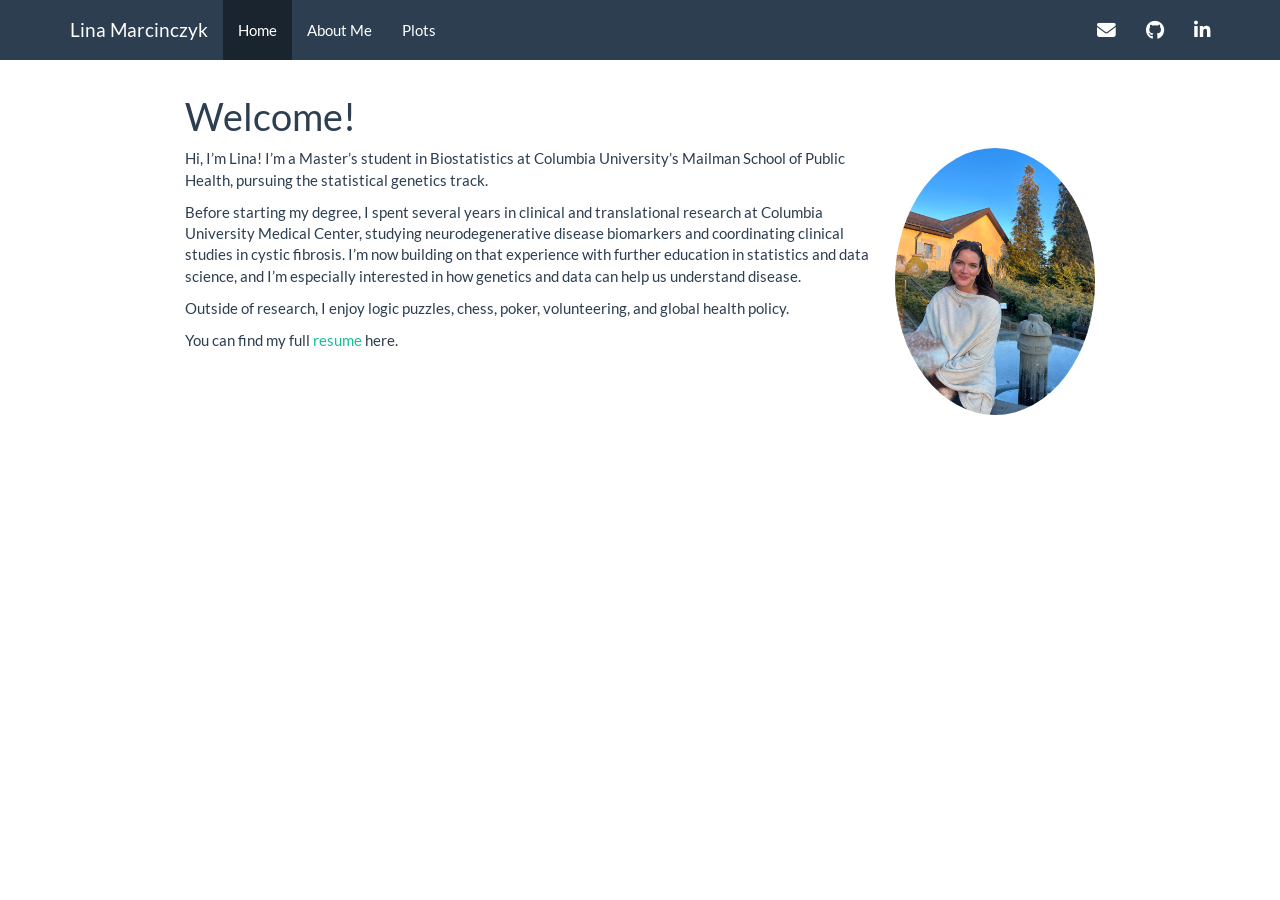
<file: index.html>
<!DOCTYPE html>

<html>

<head>

<meta charset="utf-8" />
<meta name="generator" content="pandoc" />
<meta http-equiv="X-UA-Compatible" content="IE=EDGE" />




<title>Welcome!</title>

<script src="site_libs/header-attrs-2.32/header-attrs.js"></script>
<script src="site_libs/jquery-3.6.0/jquery-3.6.0.min.js"></script>
<meta name="viewport" content="width=device-width, initial-scale=1" />
<link href="site_libs/bootstrap-3.3.5/css/flatly.min.css" rel="stylesheet" />
<script src="site_libs/bootstrap-3.3.5/js/bootstrap.min.js"></script>
<script src="site_libs/bootstrap-3.3.5/shim/html5shiv.min.js"></script>
<script src="site_libs/bootstrap-3.3.5/shim/respond.min.js"></script>
<style>h1 {font-size: 34px;}
       h1.title {font-size: 38px;}
       h2 {font-size: 30px;}
       h3 {font-size: 24px;}
       h4 {font-size: 18px;}
       h5 {font-size: 16px;}
       h6 {font-size: 12px;}
       code {color: inherit; background-color: rgba(0, 0, 0, 0.04);}
       pre:not([class]) { background-color: white }</style>
<script src="site_libs/navigation-1.1/tabsets.js"></script>
<link href="site_libs/highlightjs-9.12.0/default.css" rel="stylesheet" />
<script src="site_libs/highlightjs-9.12.0/highlight.js"></script>
<link href="site_libs/font-awesome-6.5.2/css/all.min.css" rel="stylesheet" />
<link href="site_libs/font-awesome-6.5.2/css/v4-shims.min.css" rel="stylesheet" />

<style type="text/css">
  code{white-space: pre-wrap;}
  span.smallcaps{font-variant: small-caps;}
  span.underline{text-decoration: underline;}
  div.column{display: inline-block; vertical-align: top; width: 50%;}
  div.hanging-indent{margin-left: 1.5em; text-indent: -1.5em;}
  ul.task-list{list-style: none;}
    </style>

<style type="text/css">code{white-space: pre;}</style>
<script type="text/javascript">
if (window.hljs) {
  hljs.configure({languages: []});
  hljs.initHighlightingOnLoad();
  if (document.readyState && document.readyState === "complete") {
    window.setTimeout(function() { hljs.initHighlighting(); }, 0);
  }
}
</script>









<style type = "text/css">
.main-container {
  max-width: 940px;
  margin-left: auto;
  margin-right: auto;
}
img {
  max-width:100%;
}
.tabbed-pane {
  padding-top: 12px;
}
.html-widget {
  margin-bottom: 20px;
}
button.code-folding-btn:focus {
  outline: none;
}
summary {
  display: list-item;
}
details > summary > p:only-child {
  display: inline;
}
pre code {
  padding: 0;
}
</style>


<style type="text/css">
.dropdown-submenu {
  position: relative;
}
.dropdown-submenu>.dropdown-menu {
  top: 0;
  left: 100%;
  margin-top: -6px;
  margin-left: -1px;
  border-radius: 0 6px 6px 6px;
}
.dropdown-submenu:hover>.dropdown-menu {
  display: block;
}
.dropdown-submenu>a:after {
  display: block;
  content: " ";
  float: right;
  width: 0;
  height: 0;
  border-color: transparent;
  border-style: solid;
  border-width: 5px 0 5px 5px;
  border-left-color: #cccccc;
  margin-top: 5px;
  margin-right: -10px;
}
.dropdown-submenu:hover>a:after {
  border-left-color: #adb5bd;
}
.dropdown-submenu.pull-left {
  float: none;
}
.dropdown-submenu.pull-left>.dropdown-menu {
  left: -100%;
  margin-left: 10px;
  border-radius: 6px 0 6px 6px;
}
</style>

<script type="text/javascript">
// manage active state of menu based on current page
$(document).ready(function () {
  // active menu anchor
  href = window.location.pathname
  href = href.substr(href.lastIndexOf('/') + 1)
  if (href === "")
    href = "index.html";
  var menuAnchor = $('a[href="' + href + '"]');

  // mark the anchor link active (and if it's in a dropdown, also mark that active)
  var dropdown = menuAnchor.closest('li.dropdown');
  if (window.bootstrap) { // Bootstrap 4+
    menuAnchor.addClass('active');
    dropdown.find('> .dropdown-toggle').addClass('active');
  } else { // Bootstrap 3
    menuAnchor.parent().addClass('active');
    dropdown.addClass('active');
  }

  // Navbar adjustments
  var navHeight = $(".navbar").first().height() + 15;
  var style = document.createElement('style');
  var pt = "padding-top: " + navHeight + "px; ";
  var mt = "margin-top: -" + navHeight + "px; ";
  var css = "";
  // offset scroll position for anchor links (for fixed navbar)
  for (var i = 1; i <= 6; i++) {
    css += ".section h" + i + "{ " + pt + mt + "}\n";
  }
  style.innerHTML = "body {" + pt + "padding-bottom: 40px; }\n" + css;
  document.head.appendChild(style);
});
</script>

<!-- tabsets -->

<style type="text/css">
.tabset-dropdown > .nav-tabs {
  display: inline-table;
  max-height: 500px;
  min-height: 44px;
  overflow-y: auto;
  border: 1px solid #ddd;
  border-radius: 4px;
}

.tabset-dropdown > .nav-tabs > li.active:before, .tabset-dropdown > .nav-tabs.nav-tabs-open:before {
  content: "\e259";
  font-family: 'Glyphicons Halflings';
  display: inline-block;
  padding: 10px;
  border-right: 1px solid #ddd;
}

.tabset-dropdown > .nav-tabs.nav-tabs-open > li.active:before {
  content: "\e258";
  font-family: 'Glyphicons Halflings';
  border: none;
}

.tabset-dropdown > .nav-tabs > li.active {
  display: block;
}

.tabset-dropdown > .nav-tabs > li > a,
.tabset-dropdown > .nav-tabs > li > a:focus,
.tabset-dropdown > .nav-tabs > li > a:hover {
  border: none;
  display: inline-block;
  border-radius: 4px;
  background-color: transparent;
}

.tabset-dropdown > .nav-tabs.nav-tabs-open > li {
  display: block;
  float: none;
}

.tabset-dropdown > .nav-tabs > li {
  display: none;
}
</style>

<!-- code folding -->




</head>

<body>


<div class="container-fluid main-container">




<div class="navbar navbar-default  navbar-fixed-top" role="navigation">
  <div class="container">
    <div class="navbar-header">
      <button type="button" class="navbar-toggle collapsed" data-toggle="collapse" data-bs-toggle="collapse" data-target="#navbar" data-bs-target="#navbar">
        <span class="icon-bar"></span>
        <span class="icon-bar"></span>
        <span class="icon-bar"></span>
      </button>
      <a class="navbar-brand" href="index.html">Lina Marcinczyk</a>
    </div>
    <div id="navbar" class="navbar-collapse collapse">
      <ul class="nav navbar-nav">
        <li>
  <a href="index.html">Home</a>
</li>
<li>
  <a href="about.html">About Me</a>
</li>
<li>
  <a href="dashboard.html">Plots</a>
</li>
      </ul>
      <ul class="nav navbar-nav navbar-right">
        <li>
  <a href="mailto:lm3717@cumc.columbia.edu">
    <span class="fa fa-envelope fa-lg"></span>
     
  </a>
</li>
<li>
  <a href="https://github.com/lm3717">
    <span class="fa fa-github fa-lg"></span>
     
  </a>
</li>
<li>
  <a href="https://www.linkedin.com/in/lina-marcinczyk-14b298200/">
    <span class="fa fa-linkedin fa-lg"></span>
     
  </a>
</li>
      </ul>
    </div><!--/.nav-collapse -->
  </div><!--/.container -->
</div><!--/.navbar -->

<div id="header">



<h1 class="title toc-ignore">Welcome!</h1>

</div>


<p><img src="images/myself.jpeg" alt="Lina Marcinczyk" style="width:200px; border-radius:50%; float:right; margin:0 0 15px 20px;"></p>
<p>Hi, I’m Lina! I’m a Master’s student in Biostatistics at Columbia
University’s Mailman School of Public Health, pursuing the statistical
genetics track.</p>
<p>Before starting my degree, I spent several years in clinical and
translational research at Columbia University Medical Center, studying
neurodegenerative disease biomarkers and coordinating clinical studies
in cystic fibrosis. I’m now building on that experience with further
education in statistics and data science, and I’m especially interested
in how genetics and data can help us understand disease.</p>
<p>Outside of research, I enjoy logic puzzles, chess, poker,
volunteering, and global health policy.</p>
<p>You can find my full <a href="resume.html">resume</a> here.</p>




</div>

<script>

// add bootstrap table styles to pandoc tables
function bootstrapStylePandocTables() {
  $('tr.odd').parent('tbody').parent('table').addClass('table table-condensed');
}
$(document).ready(function () {
  bootstrapStylePandocTables();
});


</script>

<!-- tabsets -->

<script>
$(document).ready(function () {
  window.buildTabsets("TOC");
});

$(document).ready(function () {
  $('.tabset-dropdown > .nav-tabs > li').click(function () {
    $(this).parent().toggleClass('nav-tabs-open');
  });
});
</script>

<!-- code folding -->


<!-- dynamically load mathjax for compatibility with self-contained -->
<script>
  (function () {
    var script = document.createElement("script");
    script.type = "text/javascript";
    script.src  = "https://mathjax.rstudio.com/latest/MathJax.js?config=TeX-AMS-MML_HTMLorMML";
    document.getElementsByTagName("head")[0].appendChild(script);
  })();
</script>

</body>
</html>
</file>
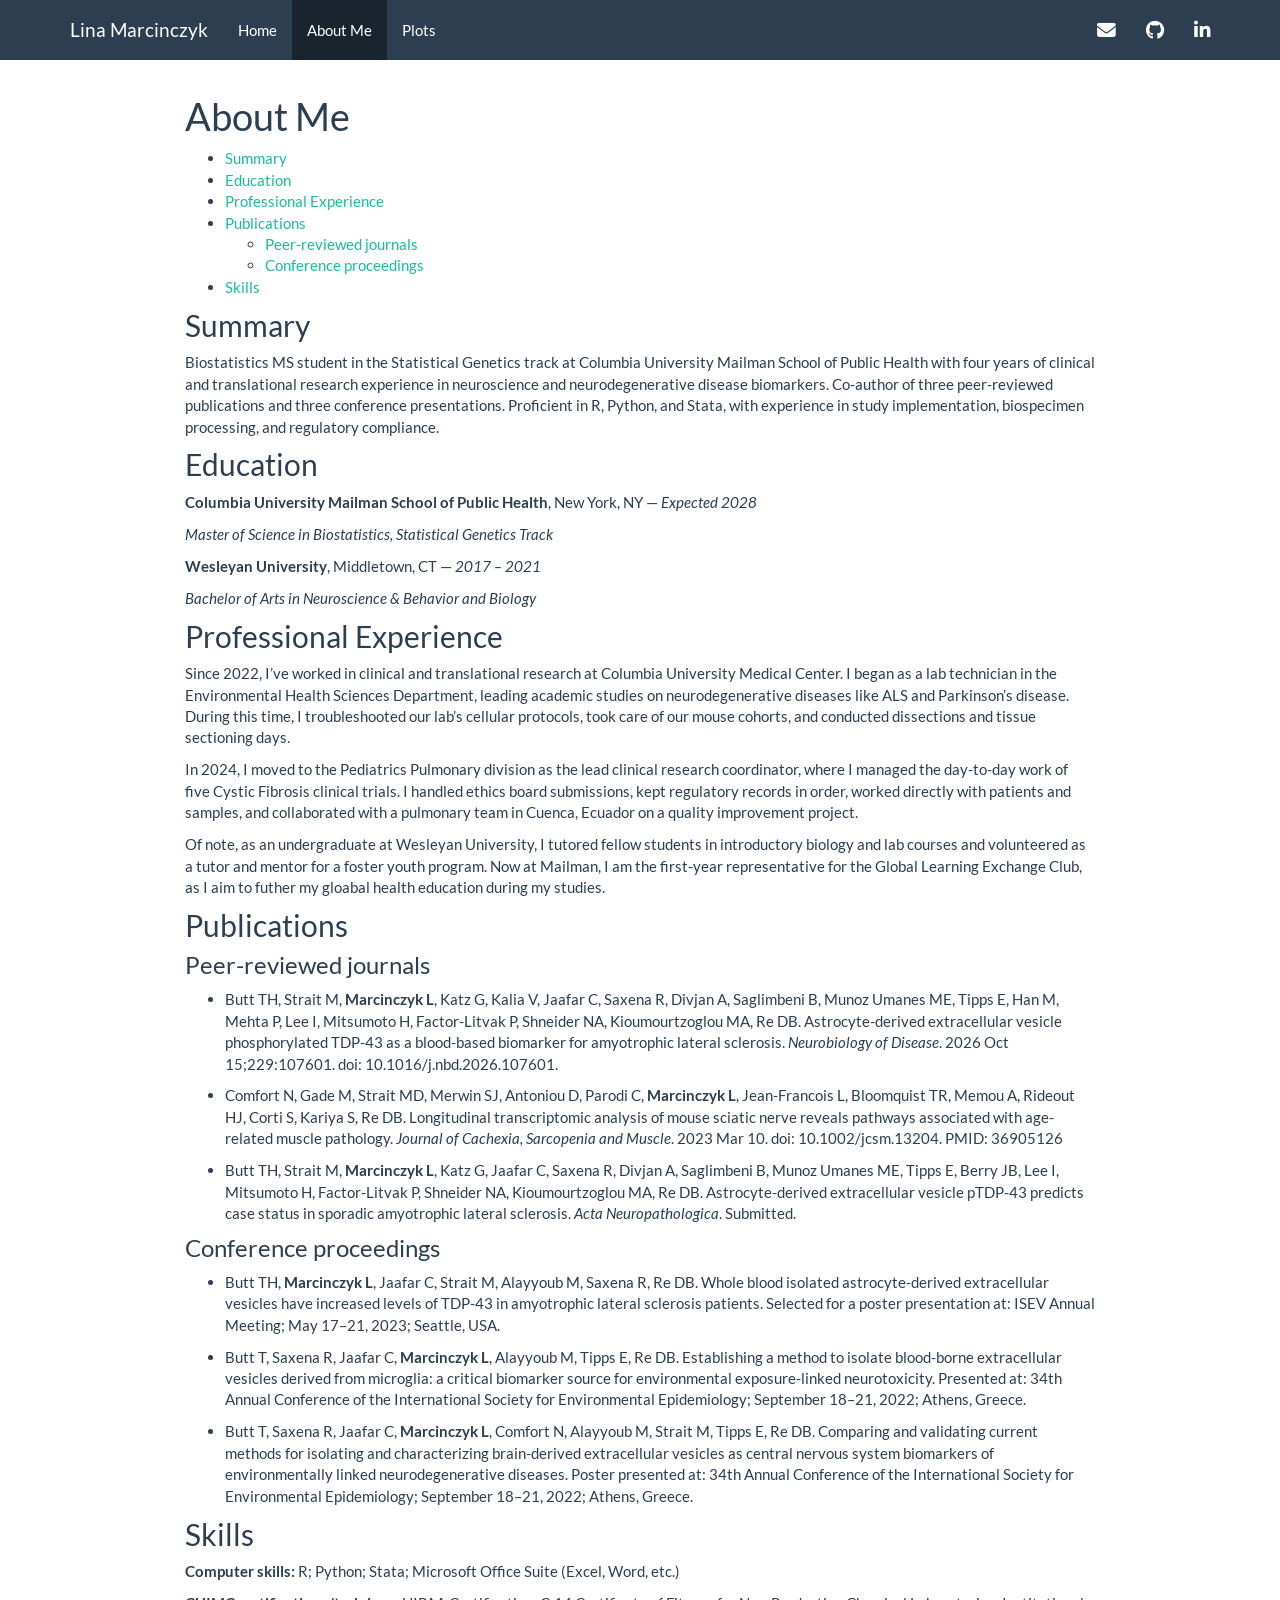
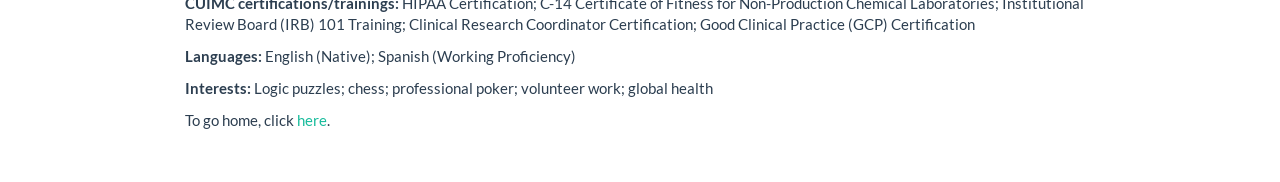
<file: about.html>
<!DOCTYPE html>

<html>

<head>

<meta charset="utf-8" />
<meta name="generator" content="pandoc" />
<meta http-equiv="X-UA-Compatible" content="IE=EDGE" />




<title>About Me</title>

<script src="site_libs/header-attrs-2.32/header-attrs.js"></script>
<script src="site_libs/jquery-3.6.0/jquery-3.6.0.min.js"></script>
<meta name="viewport" content="width=device-width, initial-scale=1" />
<link href="site_libs/bootstrap-3.3.5/css/flatly.min.css" rel="stylesheet" />
<script src="site_libs/bootstrap-3.3.5/js/bootstrap.min.js"></script>
<script src="site_libs/bootstrap-3.3.5/shim/html5shiv.min.js"></script>
<script src="site_libs/bootstrap-3.3.5/shim/respond.min.js"></script>
<style>h1 {font-size: 34px;}
       h1.title {font-size: 38px;}
       h2 {font-size: 30px;}
       h3 {font-size: 24px;}
       h4 {font-size: 18px;}
       h5 {font-size: 16px;}
       h6 {font-size: 12px;}
       code {color: inherit; background-color: rgba(0, 0, 0, 0.04);}
       pre:not([class]) { background-color: white }</style>
<script src="site_libs/navigation-1.1/tabsets.js"></script>
<link href="site_libs/highlightjs-9.12.0/default.css" rel="stylesheet" />
<script src="site_libs/highlightjs-9.12.0/highlight.js"></script>
<link href="site_libs/font-awesome-6.5.2/css/all.min.css" rel="stylesheet" />
<link href="site_libs/font-awesome-6.5.2/css/v4-shims.min.css" rel="stylesheet" />

<style type="text/css">
  code{white-space: pre-wrap;}
  span.smallcaps{font-variant: small-caps;}
  span.underline{text-decoration: underline;}
  div.column{display: inline-block; vertical-align: top; width: 50%;}
  div.hanging-indent{margin-left: 1.5em; text-indent: -1.5em;}
  ul.task-list{list-style: none;}
    </style>

<style type="text/css">code{white-space: pre;}</style>
<script type="text/javascript">
if (window.hljs) {
  hljs.configure({languages: []});
  hljs.initHighlightingOnLoad();
  if (document.readyState && document.readyState === "complete") {
    window.setTimeout(function() { hljs.initHighlighting(); }, 0);
  }
}
</script>









<style type = "text/css">
.main-container {
  max-width: 940px;
  margin-left: auto;
  margin-right: auto;
}
img {
  max-width:100%;
}
.tabbed-pane {
  padding-top: 12px;
}
.html-widget {
  margin-bottom: 20px;
}
button.code-folding-btn:focus {
  outline: none;
}
summary {
  display: list-item;
}
details > summary > p:only-child {
  display: inline;
}
pre code {
  padding: 0;
}
</style>


<style type="text/css">
.dropdown-submenu {
  position: relative;
}
.dropdown-submenu>.dropdown-menu {
  top: 0;
  left: 100%;
  margin-top: -6px;
  margin-left: -1px;
  border-radius: 0 6px 6px 6px;
}
.dropdown-submenu:hover>.dropdown-menu {
  display: block;
}
.dropdown-submenu>a:after {
  display: block;
  content: " ";
  float: right;
  width: 0;
  height: 0;
  border-color: transparent;
  border-style: solid;
  border-width: 5px 0 5px 5px;
  border-left-color: #cccccc;
  margin-top: 5px;
  margin-right: -10px;
}
.dropdown-submenu:hover>a:after {
  border-left-color: #adb5bd;
}
.dropdown-submenu.pull-left {
  float: none;
}
.dropdown-submenu.pull-left>.dropdown-menu {
  left: -100%;
  margin-left: 10px;
  border-radius: 6px 0 6px 6px;
}
</style>

<script type="text/javascript">
// manage active state of menu based on current page
$(document).ready(function () {
  // active menu anchor
  href = window.location.pathname
  href = href.substr(href.lastIndexOf('/') + 1)
  if (href === "")
    href = "index.html";
  var menuAnchor = $('a[href="' + href + '"]');

  // mark the anchor link active (and if it's in a dropdown, also mark that active)
  var dropdown = menuAnchor.closest('li.dropdown');
  if (window.bootstrap) { // Bootstrap 4+
    menuAnchor.addClass('active');
    dropdown.find('> .dropdown-toggle').addClass('active');
  } else { // Bootstrap 3
    menuAnchor.parent().addClass('active');
    dropdown.addClass('active');
  }

  // Navbar adjustments
  var navHeight = $(".navbar").first().height() + 15;
  var style = document.createElement('style');
  var pt = "padding-top: " + navHeight + "px; ";
  var mt = "margin-top: -" + navHeight + "px; ";
  var css = "";
  // offset scroll position for anchor links (for fixed navbar)
  for (var i = 1; i <= 6; i++) {
    css += ".section h" + i + "{ " + pt + mt + "}\n";
  }
  style.innerHTML = "body {" + pt + "padding-bottom: 40px; }\n" + css;
  document.head.appendChild(style);
});
</script>

<!-- tabsets -->

<style type="text/css">
.tabset-dropdown > .nav-tabs {
  display: inline-table;
  max-height: 500px;
  min-height: 44px;
  overflow-y: auto;
  border: 1px solid #ddd;
  border-radius: 4px;
}

.tabset-dropdown > .nav-tabs > li.active:before, .tabset-dropdown > .nav-tabs.nav-tabs-open:before {
  content: "\e259";
  font-family: 'Glyphicons Halflings';
  display: inline-block;
  padding: 10px;
  border-right: 1px solid #ddd;
}

.tabset-dropdown > .nav-tabs.nav-tabs-open > li.active:before {
  content: "\e258";
  font-family: 'Glyphicons Halflings';
  border: none;
}

.tabset-dropdown > .nav-tabs > li.active {
  display: block;
}

.tabset-dropdown > .nav-tabs > li > a,
.tabset-dropdown > .nav-tabs > li > a:focus,
.tabset-dropdown > .nav-tabs > li > a:hover {
  border: none;
  display: inline-block;
  border-radius: 4px;
  background-color: transparent;
}

.tabset-dropdown > .nav-tabs.nav-tabs-open > li {
  display: block;
  float: none;
}

.tabset-dropdown > .nav-tabs > li {
  display: none;
}
</style>

<!-- code folding -->




</head>

<body>


<div class="container-fluid main-container">




<div class="navbar navbar-default  navbar-fixed-top" role="navigation">
  <div class="container">
    <div class="navbar-header">
      <button type="button" class="navbar-toggle collapsed" data-toggle="collapse" data-bs-toggle="collapse" data-target="#navbar" data-bs-target="#navbar">
        <span class="icon-bar"></span>
        <span class="icon-bar"></span>
        <span class="icon-bar"></span>
      </button>
      <a class="navbar-brand" href="index.html">Lina Marcinczyk</a>
    </div>
    <div id="navbar" class="navbar-collapse collapse">
      <ul class="nav navbar-nav">
        <li>
  <a href="index.html">Home</a>
</li>
<li>
  <a href="about.html">About Me</a>
</li>
<li>
  <a href="dashboard.html">Plots</a>
</li>
      </ul>
      <ul class="nav navbar-nav navbar-right">
        <li>
  <a href="mailto:lm3717@cumc.columbia.edu">
    <span class="fa fa-envelope fa-lg"></span>
     
  </a>
</li>
<li>
  <a href="https://github.com/lm3717">
    <span class="fa fa-github fa-lg"></span>
     
  </a>
</li>
<li>
  <a href="https://www.linkedin.com/in/lina-marcinczyk-14b298200/">
    <span class="fa fa-linkedin fa-lg"></span>
     
  </a>
</li>
      </ul>
    </div><!--/.nav-collapse -->
  </div><!--/.container -->
</div><!--/.navbar -->

<div id="header">



<h1 class="title toc-ignore">About Me</h1>

</div>

<div id="TOC">
<ul>
<li><a href="#summary" id="toc-summary">Summary</a></li>
<li><a href="#education" id="toc-education">Education</a></li>
<li><a href="#professional-experience"
id="toc-professional-experience">Professional Experience</a></li>
<li><a href="#publications" id="toc-publications">Publications</a>
<ul>
<li><a href="#peer-reviewed-journals"
id="toc-peer-reviewed-journals">Peer-reviewed journals</a></li>
<li><a href="#conference-proceedings"
id="toc-conference-proceedings">Conference proceedings</a></li>
</ul></li>
<li><a href="#skills" id="toc-skills">Skills</a></li>
</ul>
</div>

<div id="summary" class="section level2">
<h2>Summary</h2>
<p>Biostatistics MS student in the Statistical Genetics track at
Columbia University Mailman School of Public Health with four years of
clinical and translational research experience in neuroscience and
neurodegenerative disease biomarkers. Co-author of three peer-reviewed
publications and three conference presentations. Proficient in R,
Python, and Stata, with experience in study implementation, biospecimen
processing, and regulatory compliance.</p>
</div>
<div id="education" class="section level2">
<h2>Education</h2>
<p><strong>Columbia University Mailman School of Public Health</strong>,
New York, NY — <em>Expected 2028</em></p>
<p><em>Master of Science in Biostatistics, Statistical Genetics
Track</em></p>
<p><strong>Wesleyan University</strong>, Middletown, CT — <em>2017 –
2021</em></p>
<p><em>Bachelor of Arts in Neuroscience &amp; Behavior and
Biology</em></p>
</div>
<div id="professional-experience" class="section level2">
<h2>Professional Experience</h2>
<p>Since 2022, I’ve worked in clinical and translational research at
Columbia University Medical Center. I began as a lab technician in the
Environmental Health Sciences Department, leading academic studies on
neurodegenerative diseases like ALS and Parkinson’s disease. During this
time, I troubleshooted our lab’s cellular protocols, took care of our
mouse cohorts, and conducted dissections and tissue sectioning days.</p>
<p>In 2024, I moved to the Pediatrics Pulmonary division as the lead
clinical research coordinator, where I managed the day-to-day work of
five Cystic Fibrosis clinical trials. I handled ethics board
submissions, kept regulatory records in order, worked directly with
patients and samples, and collaborated with a pulmonary team in Cuenca,
Ecuador on a quality improvement project.</p>
<p>Of note, as an undergraduate at Wesleyan University, I tutored fellow
students in introductory biology and lab courses and volunteered as a
tutor and mentor for a foster youth program. Now at Mailman, I am the
first-year representative for the Global Learning Exchange Club, as I
aim to futher my gloabal health education during my studies.</p>
</div>
<div id="publications" class="section level2">
<h2>Publications</h2>
<div id="peer-reviewed-journals" class="section level3">
<h3>Peer-reviewed journals</h3>
<ul>
<li><p>Butt TH, Strait M, <strong>Marcinczyk L</strong>, Katz G, Kalia
V, Jaafar C, Saxena R, Divjan A, Saglimbeni B, Munoz Umanes ME, Tipps E,
Han M, Mehta P, Lee I, Mitsumoto H, Factor-Litvak P, Shneider NA,
Kioumourtzoglou MA, Re DB. Astrocyte-derived extracellular vesicle
phosphorylated TDP-43 as a blood-based biomarker for amyotrophic lateral
sclerosis. <em>Neurobiology of Disease</em>. 2026 Oct 15;229:107601.
doi: 10.1016/j.nbd.2026.107601.</p></li>
<li><p>Comfort N, Gade M, Strait MD, Merwin SJ, Antoniou D, Parodi C,
<strong>Marcinczyk L</strong>, Jean-Francois L, Bloomquist TR, Memou A,
Rideout HJ, Corti S, Kariya S, Re DB. Longitudinal transcriptomic
analysis of mouse sciatic nerve reveals pathways associated with
age-related muscle pathology. <em>Journal of Cachexia, Sarcopenia and
Muscle</em>. 2023 Mar 10. doi: 10.1002/jcsm.13204. PMID:
36905126</p></li>
<li><p>Butt TH, Strait M, <strong>Marcinczyk L</strong>, Katz G, Jaafar
C, Saxena R, Divjan A, Saglimbeni B, Munoz Umanes ME, Tipps E, Berry JB,
Lee I, Mitsumoto H, Factor-Litvak P, Shneider NA, Kioumourtzoglou MA, Re
DB. Astrocyte-derived extracellular vesicle pTDP-43 predicts case status
in sporadic amyotrophic lateral sclerosis. <em>Acta
Neuropathologica</em>. Submitted.</p></li>
</ul>
</div>
<div id="conference-proceedings" class="section level3">
<h3>Conference proceedings</h3>
<ul>
<li><p>Butt TH, <strong>Marcinczyk L</strong>, Jaafar C, Strait M,
Alayyoub M, Saxena R, Re DB. Whole blood isolated astrocyte-derived
extracellular vesicles have increased levels of TDP-43 in amyotrophic
lateral sclerosis patients. Selected for a poster presentation at: ISEV
Annual Meeting; May 17–21, 2023; Seattle, USA.</p></li>
<li><p>Butt T, Saxena R, Jaafar C, <strong>Marcinczyk L</strong>,
Alayyoub M, Tipps E, Re DB. Establishing a method to isolate blood-borne
extracellular vesicles derived from microglia: a critical biomarker
source for environmental exposure-linked neurotoxicity. Presented at:
34th Annual Conference of the International Society for Environmental
Epidemiology; September 18–21, 2022; Athens, Greece.</p></li>
<li><p>Butt T, Saxena R, Jaafar C, <strong>Marcinczyk L</strong>,
Comfort N, Alayyoub M, Strait M, Tipps E, Re DB. Comparing and
validating current methods for isolating and characterizing
brain-derived extracellular vesicles as central nervous system
biomarkers of environmentally linked neurodegenerative diseases. Poster
presented at: 34th Annual Conference of the International Society for
Environmental Epidemiology; September 18–21, 2022; Athens,
Greece.</p></li>
</ul>
</div>
</div>
<div id="skills" class="section level2">
<h2>Skills</h2>
<p><strong>Computer skills:</strong> R; Python; Stata; Microsoft Office
Suite (Excel, Word, etc.)</p>
<p><strong>CUIMC certifications/trainings:</strong> HIPAA Certification;
C-14 Certificate of Fitness for Non-Production Chemical Laboratories;
Institutional Review Board (IRB) 101 Training; Clinical Research
Coordinator Certification; Good Clinical Practice (GCP)
Certification</p>
<p><strong>Languages:</strong> English (Native); Spanish (Working
Proficiency)</p>
<p><strong>Interests:</strong> Logic puzzles; chess; professional poker;
volunteer work; global health</p>
<p>To go home, click <a href="index.html">here</a>.</p>
</div>




</div>

<script>

// add bootstrap table styles to pandoc tables
function bootstrapStylePandocTables() {
  $('tr.odd').parent('tbody').parent('table').addClass('table table-condensed');
}
$(document).ready(function () {
  bootstrapStylePandocTables();
});


</script>

<!-- tabsets -->

<script>
$(document).ready(function () {
  window.buildTabsets("TOC");
});

$(document).ready(function () {
  $('.tabset-dropdown > .nav-tabs > li').click(function () {
    $(this).parent().toggleClass('nav-tabs-open');
  });
});
</script>

<!-- code folding -->


<!-- dynamically load mathjax for compatibility with self-contained -->
<script>
  (function () {
    var script = document.createElement("script");
    script.type = "text/javascript";
    script.src  = "https://mathjax.rstudio.com/latest/MathJax.js?config=TeX-AMS-MML_HTMLorMML";
    document.getElementsByTagName("head")[0].appendChild(script);
  })();
</script>

</body>
</html>
</file>
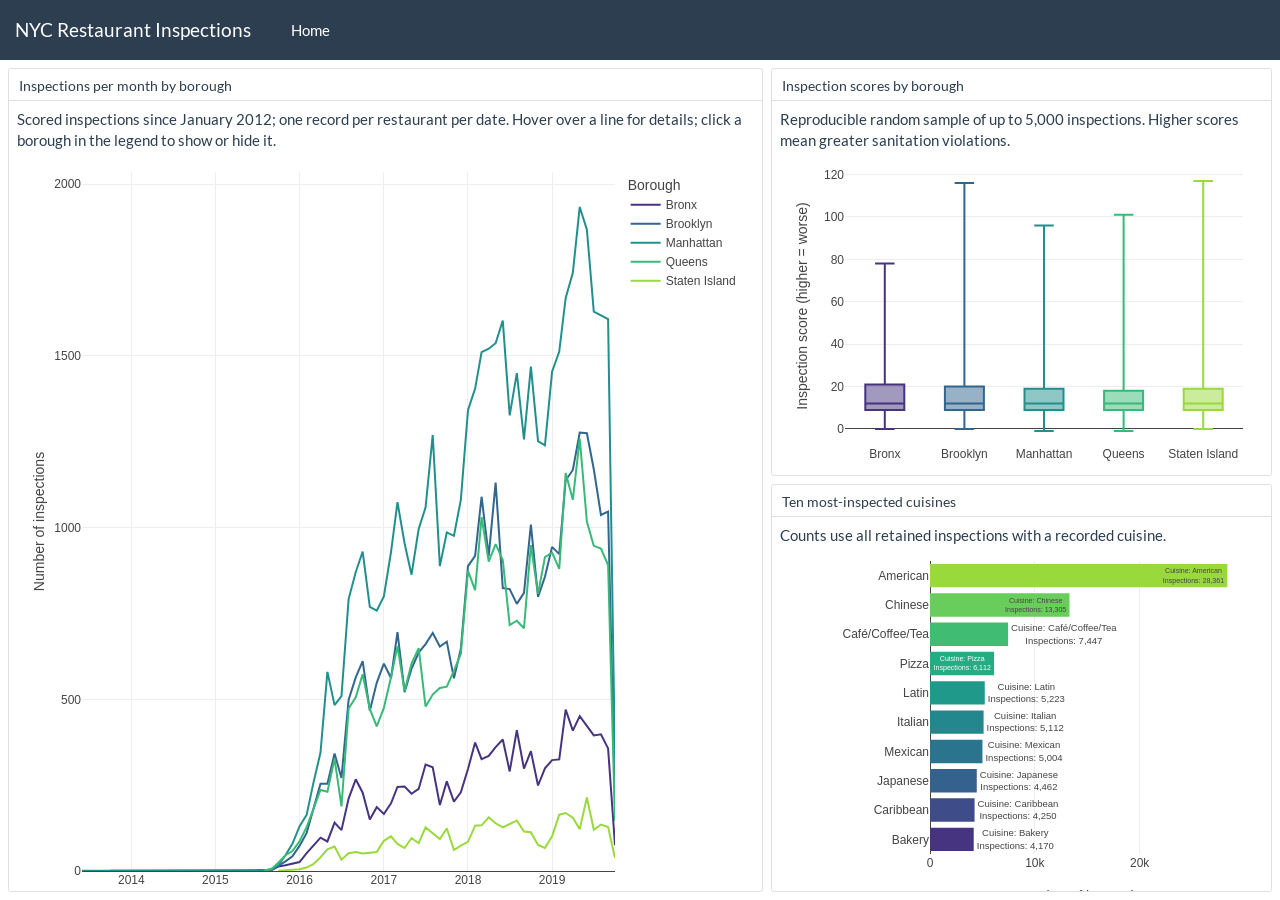
<file: dashboard.html>
<!DOCTYPE html>
<html xmlns="http://www.w3.org/1999/xhtml">
<head>

<meta charset="utf-8">
<meta http-equiv="Content-Type" content="text/html; charset=utf-8" />
<meta name="generator" content="pandoc" />



<title>NYC Restaurant Inspections</title>

<meta property="og:title" content="NYC Restaurant Inspections" />

<meta name='viewport' content='width=device-width, initial-scale=1.0, maximum-scale=1.0, user-scalable=no' />

<link rel="icon" href="data:image/x-icon;" type="image/x-icon">


<script type="text/javascript">
window.FlexDashboardComponents = [];
</script>

<script id="flexdashboard-navbar" type="application/json">
[{"title":"Home","href":"index.html","align":"left"}]
</script>
<script src="site_libs/header-attrs-2.32/header-attrs.js"></script>
<script src="site_libs/jquery-3.6.0/jquery-3.6.0.min.js"></script>
<meta name="viewport" content="width=device-width, initial-scale=1" />
<link href="site_libs/bootstrap-3.3.5/css/flatly.min.css" rel="stylesheet" />
<script src="site_libs/bootstrap-3.3.5/js/bootstrap.min.js"></script>
<script src="site_libs/bootstrap-3.3.5/shim/html5shiv.min.js"></script>
<script src="site_libs/bootstrap-3.3.5/shim/respond.min.js"></script>
<style>h1 {font-size: 34px;}
       h1.title {font-size: 38px;}
       h2 {font-size: 30px;}
       h3 {font-size: 24px;}
       h4 {font-size: 18px;}
       h5 {font-size: 16px;}
       h6 {font-size: 12px;}
       code {color: inherit; background-color: rgba(0, 0, 0, 0.04);}
       pre:not([class]) { background-color: white }</style>
<script src="site_libs/stickytableheaders-0.1.19/jquery.stickytableheaders.min.js"></script>
<link href="site_libs/value-box-accent-static-0.6.3/theme-flatly-value-box.css" rel="stylesheet" />
<link href="site_libs/flexdashboard-css-0.6.3/flexdashboard.min.css" rel="stylesheet" />
<link href="site_libs/flexdashboard-css-0.6.3/theme-flatly.css" rel="stylesheet" />
<link href="site_libs/htmltools-fill-0.5.9/fill.css" rel="stylesheet" />
<script src="site_libs/htmlwidgets-1.6.4/htmlwidgets.js"></script>
<script src="site_libs/plotly-binding-4.12.1/plotly.js"></script>
<script src="site_libs/typedarray-0.1/typedarray.min.js"></script>
<link href="site_libs/crosstalk-1.2.2/css/crosstalk.min.css" rel="stylesheet" />
<script src="site_libs/crosstalk-1.2.2/js/crosstalk.min.js"></script>
<link href="site_libs/plotly-htmlwidgets-css-2.25.2/plotly-htmlwidgets.css" rel="stylesheet" />
<script src="site_libs/plotly-main-2.25.2/plotly-latest.min.js"></script>
<style type="text/css">
/*
  CSS for flexdashboard.js' use of Sly(). The sizing/position of this CSS needs to be
  applied _before_ flexdashboard.js initializes, which is why this CSS has been pulled
  out from flexdashboard.scss and inlined in the document's head.
*/

.storyboard-nav button {
  background: transparent;
  border: 0;
  opacity: .3;
  outline: none;
  padding: 0;
}

.storyboard-nav button:hover,
.storyboard-nav button:hover {
  opacity: .5;
}

.storyboard-nav button:disabled,
.storyboard-nav button:disabled {
  opacity: .1;
}

.storyboard-nav .sbnext,
.storyboard-nav .sbprev {
  float: left;
  width: 2%;
  height: 120px;
}

.storyboard-nav .sbprev {
  text-align: left;
  width: 2%;
}

.storyboard-nav .sbnext {
  float: right;
  text-align: right;
  margin-right: 8px;
}

.storyboard-nav .sbframelist {
  margin: 0 auto;
  width: 94%;
  height: 120px;
  overflow: hidden;
  text-shadow: none;
  margin-bottom: 8px;
}

.storyboard-nav .sbframelist ul {
  list-style: none;
  margin: 0;
  padding: 0;
  height: 100%;
}

.storyboard-nav .sbframelist ul li {
  float: left;
  width: 270px;
  height: 100%;
  padding: 10px 10px 10px 10px;
  margin-right: 8px;
  text-align: left;
  cursor: pointer;
}

.storyboard-nav .sbframelist ul li:last-child {
  margin-right: 0px;
}

.sbframe-commentary {
  width: 300px;
}

.sbframe-commentary ul {
  padding-left: 22px;
}

.sbframe.active {
  display: flex;
}

.sbframe:not(.active) {
  display: none;
}
@media only screen and (min-width: 768px) {
html, body {
  height: 100%;
}

#dashboard-container {
  height: 100%;
}
}
</style>



</head>

<body>

<div class="navbar navbar-inverse navbar-fixed-top" role="navigation">
<div class="container-fluid">
<div class="navbar-header">

<span class="navbar-logo pull-left">
  
</span>
<span class="navbar-brand">
  NYC Restaurant Inspections
  <span class="navbar-author">
        </span>
</span>

<button id="navbar-button" type="button" class="navbar-toggle collapsed pull-right" data-toggle="collapse" data-bs-toggle="collapse" data-target="#navbar" data-bs-target="#navbar">
<span class="icon-bar"></span>
<span class="icon-bar"></span>
<span class="icon-bar"></span>
</button>

</div>
<div id="navbar" class="navbar-collapse collapse">
<ul class="nav navbar-nav navbar-left">
</ul>
<ul class="nav navbar-nav navbar-right">
</ul>
</div><!--/.nav-collapse-->
</div><!--/.container-->
</div><!--/.navbar-->

<script type="text/javascript">


var FlexDashboard = (function () {

  // initialize options
  var _options = {};

  var FlexDashboard = function() {

    // default options
    _options = $.extend(_options, {
      theme: "cosmo",
      fillPage: false,
      orientation: 'columns',
      storyboard: false,
      defaultFigWidth: 576,
      defaultFigHeight: 461,
      defaultFigWidthMobile: 360,
      defaultFigHeightMobile: 461,
      isMobile: false,
      isPortrait: false,
      resize_reload: true
    });
  };

  function init(options) {

    // extend default options
    $.extend(true, _options, options);

    // add ids to sections that don't have them (pandoc won't assign ids
    // to e.g. sections with titles consisting of only chinese characters)
    var nextId = 1;
    $('.level1:not([id]),.level2:not([id]),.level3:not([id])').each(function() {
      $(this).attr('id', 'dashboard-' + nextId++);
    });

    // find navbar items
    var navbarItems = $('#flexdashboard-navbar');
    if (navbarItems.length)
      navbarItems = JSON.parse(navbarItems.html());
    addNavbarItems(navbarItems);

    // find the main dashboard container
    var dashboardContainer = $('#dashboard-container');

    // resolve mobile classes
    resolveMobileClasses(dashboardContainer);

    // one time global initialization for components
    componentsInit(dashboardContainer);

    // look for a global sidebar
    var globalSidebar = dashboardContainer.find(".section.level1.sidebar");
    if (globalSidebar.length > 0) {

      // global layout for fullscreen displays
      if (!isMobilePhone()) {

         // hoist it up to the top level
         globalSidebar.insertBefore(dashboardContainer);

         // lay it out (set width/positions)
         layoutSidebar(globalSidebar, dashboardContainer);

      // tuck sidebar into first page for mobile phones
      } else {

        // convert it into a level3 section
        globalSidebar.removeClass('sidebar');
        globalSidebar.removeClass('level1');
        globalSidebar.addClass('level3');
        var h1 = globalSidebar.children('h1');
        var h3 = $('<h3></h3>');
        h3.append(h1.contents());
        h3.insertBefore(h1);
        h1.detach();

        // move it into the first page
        var page = dashboardContainer.find('.section.level1').first();
        if (page.length > 0)
          page.prepend(globalSidebar);
      }
    }

    // look for pages to layout
    var pages = $('div.section.level1');
    if (pages.length > 0) {

        // find the navbar and collapse on clicked
        var navbar = $('#navbar');
        navbar.on("click", "a[data-toggle!=dropdown]", null, function () {
           navbar.collapse('hide');
        });

        // envelop the dashboard container in a tab content div
        dashboardContainer.wrapInner('<div class="tab-content"></div>');

        pages.each(function(index) {

          // lay it out
          layoutDashboardPage($(this));

          // add it to the navbar
          addToNavbar($(this), index === 0);

        });

    } else {

      // remove the navbar and navbar button if we don't
      // have any navbuttons
      if (navbarItems.length === 0) {
        $('#navbar').remove();
        $('#navbar-button').remove();
      }

      // add the storyboard class if requested
      if (_options.storyboard)
        dashboardContainer.addClass('storyboard');

      // layout the entire page
      layoutDashboardPage(dashboardContainer);
    }

    // if we are in shiny we need to trigger a window resize event to
    // force correct layout of shiny-bound-output elements
    if (isShinyDoc())
      $(window).trigger('resize');

    // make main components visible
    $('.section.sidebar').css('visibility', 'visible');
    dashboardContainer.css('visibility', 'visible');

    // handle location hash
    handleLocationHash();

    // intialize prism highlighting
    initPrismHighlighting();

    // record mobile and orientation state then register a handler
    // to refresh if resize_reload is set to true and it changes
    _options.isMobile = isMobilePhone();
    _options.isPortrait = isPortrait();
    if (_options.resize_reload) {
      $(window).on('resize', function() {
        if (_options.isMobile !== isMobilePhone() ||
            _options.isPortrait !== isPortrait()) {
          window.location.reload();
        }
      });
    } else {
      // if in desktop mode and resizing to mobile, make sure the heights are 100%
      // This enforces what `fillpage.css` does for "wider" pages.
      // Since we are not reloading once the page becomes small, we need to force the height to 100%
      // This is a new situation introduced when `_options.resize_reload` is `false`
      if (! _options.isMobile) {
        // only add if `fillpage.css` was added in the first place
        if (_options.fillPage) {
          // fillpage.css
          $("html,body,#dashboard").css("height", "100%");
        }
      }
    }
    // trigger layoutcomplete event
    dashboardContainer.trigger('flexdashboard:layoutcomplete');
  }

  function resolveMobileClasses(dashboardContainer) {
     // add top level layout class
    dashboardContainer.addClass(isMobilePhone() ? 'mobile-layout' :
                                                  'desktop-layout');

    // look for .mobile sections and add .no-mobile to their peers
    var mobileSections = $('.section.mobile');
    mobileSections.each(function() {
       var id = $(this).attr('id');
       var nomobileId = id.replace(/-\d+$/, '');
       $('#' + nomobileId).addClass('no-mobile');
    });
  }

  function addNavbarItems(navbarItems) {

    var navbarLeft = $('ul.navbar-left');
    var navbarRight = $('ul.navbar-right');

    for (var i = 0; i<navbarItems.length; i++) {

      // get the item
      var item = navbarItems[i];

      // determine the container
      var container = null;
      if (item.align === "left")
        container = navbarLeft;
      else
        container = navbarRight;

      // navbar menu if we have multiple items
      if (item.items) {
        var menu = navbarMenu(null, item.icon, item.title, container);
        for (var j = 0; j<item.items.length; j++) {
          var subItem = item.items[j];
          var li = $('<li></li>');
          var a = navbarLink(subItem.icon, subItem.title, subItem.href, subItem.target);
          a.removeClass("nav-link").addClass("dropdown-item");
          li.append(a);
          menu.append(li);
        }
      } else {
        var li = $('<li class="nav-item"></li>');
        li.append(navbarLink(item.icon, item.title, item.href, item.target));
        container.append(li);
      }
    }
  }

  // create or get a reference to an existing dropdown menu
  function navbarMenu(id, icon, title, container) {
    var existingMenu = [];
    if (id)
      existingMenu = container.children('#' + id);
    if (existingMenu.length > 0) {
      return existingMenu.children('ul');
    } else {
      var li = $('<li class="nav-item"></li>');
      if (id)
        li.attr('id', id);
      li.addClass('dropdown');
      // auto add "Share" title on mobile if necessary
      if (!title && icon && (icon === "fa-share-alt") && isMobilePhone())
        title = "Share";
      if (title) {
        title = title + ' <span class="caret"></span>';
      }
      var a = navbarLink(icon, title, "#");
      a.addClass('dropdown-toggle');
      a.attr('data-toggle', 'dropdown');
      a.attr('data-bs-toggle', 'dropdown');
      a.attr('role', 'button');
      a.attr('aria-expanded', 'false');
      li.append(a);
      var ul = $('<ul class="dropdown-menu"></ul>');
      ul.attr('role', 'menu');
      li.append(ul);
      container.append(li);
      return ul;
    }
  }

  function addToNavbar(page, active) {

    // capture the id and data-icon attribute (if any)
    var id = page.attr('id');
    var icon = page.attr('data-icon');
    var navmenu = page.attr('data-navmenu');
    var navmenuIcon = page.attr('data-navmenu-icon');

    // get hidden state (transfer this to navbar)
    var hidden = page.hasClass('hidden');
    page.removeClass('hidden');

    // sanitize the id for use with bootstrap tabs
    id = id.replace(/[.\/?&!#<>]/g, '').replace(/\s/g, '_');
    page.attr('id', id);

    // get the wrapper
    var wrapper = page.closest('.dashboard-page-wrapper');

    // move the id to the wrapper
    page.removeAttr('id');
    wrapper.attr('id', id);

    // add the tab-pane class to the wrapper
    wrapper.addClass('tab-pane');

    // get a reference to the h1, discover its inner contens, then detach it
    var h1 = wrapper.find('h1').first();
    var title = h1.contents();
    h1.detach();

    // create a navbar item
    var li = $('<li></li>');
    var a = navbarLink(icon, title, '#' + id);
    a.attr('data-toggle', 'tab');
    a.attr('data-bs-toggle', 'tab');
    li.append(a);

    // add it to the navbar (or navbar menu if specified)
    var container = $('ul.navbar-left');
    if (navmenu) {
      var menuId = navmenu.replace(/\s+/g, '');
      var menu = navbarMenu(menuId, navmenuIcon, navmenu, container);
      li.find("> a").removeClass("nav-link").addClass("dropdown-item");
      menu.append(li);
    } else {
      li.addClass("nav-item")
      container.append(li);
    }

    // mark active tab and corresponding nav menu item
    if (active)
      $(a).tab("show");

    // hide it if requested
    if (hidden)
      li.addClass('hidden');
  }

  function navbarLink(icon, title, href, target) {

    var a = $('<a class="nav-link"></a>');
    if (icon) {

      // get the name of the icon set and icon
      var dashPos = icon.indexOf("-");
      var iconSet = null;
      var iconSplit = icon.split(" ");
      if (iconSplit.length > 1) {
        iconSet = iconSplit[0];
        icon = iconSplit.slice(1).join(" ");
      } else {
        iconSet = icon.substring(0, dashPos);
      }
      var iconName = icon.substring(dashPos + 1);

      // create the icon
      var iconElement = $('<span class="' + iconSet + ' ' + icon + '"></span>');
      if (title)
        iconElement.css('margin-right', '7px');
      a.append(iconElement);
      // if href is null see if we can auto-generate based on icon (e.g. social)
      if (!href)
        maybeGenerateLinkFromIcon(iconName, a);
    }
    if (title)
      a.append(title);

    // add the href.
    if (href) {
      if (href === "source_embed") {
        a.attr('href', '#');
        a.attr('data-featherlight', "#flexdashboard-source-code");
        a.featherlight({
            beforeOpen: function(event){
              $('body').addClass('unselectable');
            },
            afterClose: function(event){
              $('body').removeClass('unselectable');
            }
        });
      } else {
        a.attr('href', href);
      }
    }

    // add the arget
    if (target)
      a.attr('target', target);

    return a;
  }

  // auto generate a link from an icon name (e.g. twitter) when possible
  function maybeGenerateLinkFromIcon(iconName, a) {

     var serviceLinks = {
      "twitter": "https://twitter.com/share?text=" + encodeURIComponent(document.title) + "&url="+encodeURIComponent(location.href),
      "facebook": "https://www.facebook.com/sharer/sharer.php?u="+encodeURIComponent(location.href),
      "linkedin": "https://www.linkedin.com/shareArticle?mini=true&url="+encodeURIComponent(location.href) + "&title=" + encodeURIComponent(document.title),
      "pinterest": "https://pinterest.com/pin/create/link/?url="+encodeURIComponent(location.href) + "&description=" + encodeURIComponent(document.title)
    };

    var makeSocialLink = function(a, href) {
      a.attr('href', '#');
      a.on('click', function(e) {
        e.preventDefault();
        window.open(href);
      });
    };

    $.each(serviceLinks, function(key, value) {
      if (iconName.indexOf(key) !== -1)
        makeSocialLink(a, value);
    });
  }

  // layout a dashboard page
  function layoutDashboardPage(page) {

    // use a page wrapper so that free form content above the
    // dashboard appears at the top rather than the side (as it
    // would without the wrapper in a column orientation)
    var wrapper = $('<div class="dashboard-page-wrapper"></div>');
    page.wrap(wrapper);

    // if there are no level2 or level3 headers synthesize a level3
    // header to contain the (e.g. frame it, scroll container, etc.)
    var headers = page.find('h2,h3');
    if (headers.length === 0)
      page.wrapInner('<div class="section level3"></div>');

    // hoist up any content before level 2 or level 3 headers
    var children = page.children();
    children.each(function(index) {
      if ($(this).hasClass('level2') || $(this).hasClass('level3'))
        return false;
      $(this).insertBefore(page);
    });

    // determine orientation and fillPage behavior for distinct media
    var orientation, fillPage, storyboard;

    // media: mobile phone
    if (isMobilePhone()) {

      // if there is a sidebar we need to ensure it's content
      // is properly framed as an h3
      var sidebar = page.find('.section.sidebar');
      sidebar.removeClass('sidebar');
      sidebar.wrapInner('<div class="section level3"></div>');
      var h2 = sidebar.find('h2');
      var h3 = $('<h3></h3>');
      h3.append(h2.contents());
      h3.insertBefore(h2);
      h2.detach();

      // wipeout h2 elements then enclose them in a single h2
      var level2 = page.find('div.section.level2');
      level2.each(function() {
        level2.children('h2').remove();
        level2.children().unwrap();
      });
      page.wrapInner('<div class="section level2"></div>');

      // substitute mobile images
      if (isPortrait()) {
        var mobileFigures = $('img.mobile-figure');
        mobileFigures.each(function() {
          // get the src (might be base64 encoded)
          var src = $(this).attr('src');

          // find it's peer
          var id = $(this).attr('data-mobile-figure-id');
          var img = $('img[data-figure-id=' + id + "]");
          img.attr('src', src)
             .attr('width', _options.defaultFigWidthMobile)
             .attr('height', _options.defaultFigHeightMobile);
        });
      }

      // hoist storyboard commentary into it's own section
      if (page.hasClass('storyboard')) {
        var commentaryHR = page.find('div.section.level3 hr');
        commentaryHR.each(function() {
          var commentary = $(this).nextAll().detach();
          var commentarySection = $('<div class="section level3"></div>');
          commentarySection.append(commentary);
          commentarySection.insertAfter($(this).closest('div.section.level3'));
          $(this).remove();
        });
      }

      // force a non full screen layout by columns
      orientation = _options.orientation = 'columns';
      fillPage = _options.fillPage = false;
      storyboard = _options.storyboard = false;

    // media: desktop
    } else {

      // determine orientation
      orientation = page.attr('data-orientation');
      if (orientation !== 'rows' && orientation != 'columns')
        orientation = _options.orientation;

      // determine storyboard mode
      storyboard = page.hasClass('storyboard');

      // fillPage based on options (force for storyboard)
      fillPage = _options.fillPage || storyboard;

      // handle sidebar
      var sidebar = page.find('.section.level2.sidebar');
      if (sidebar.length > 0)
        layoutSidebar(sidebar, page);
    }

    // give it and it's parent divs height: 100% if we are in fillPage mode
    if (fillPage) {
      page.addClass('vertical-layout-fill');
      page.css('height', '100%');
      page.parents('div').css('height', '100%');
    } else {
      page.addClass('vertical-layout-scroll');
    }

    // perform the layout
    if (storyboard)
      layoutPageAsStoryboard(page);
    else if (orientation === 'rows')
      layoutPageByRows(page, fillPage);
    else if (orientation === 'columns')
      layoutPageByColumns(page, fillPage);
  }

  function layoutSidebar(sidebar, content) {

    // get it out of the header hierarchy
    sidebar = sidebar.first();
    if (sidebar.hasClass('level1')) {
      sidebar.removeClass('level1');
      sidebar.children('h1').remove();
    } else if (sidebar.hasClass('level2')) {
      sidebar.removeClass('level2');
      sidebar.children('h2').remove();
    }

    // determine width
    var sidebarWidth = isTablet() ? 220 : 250;
    var dataWidth = parseInt(sidebar.attr('data-width'));
    if (dataWidth)
      sidebarWidth = dataWidth;

    // set the width and shift the page right to accomodate the sidebar
    sidebar.css('width', sidebarWidth + 'px');
    content.css('padding-left', sidebarWidth + 'px');

    // wrap it's contents in a form
    sidebar.wrapInner($('<form></form>'));
  }

  function layoutPageAsStoryboard(page) {

    // create storyboard navigation
    var nav = $('<div class="storyboard-nav"></div>');

    // add navigation buttons
    var prev = $('<button class="sbprev"><i class="fa fa-angle-left"></i></button>');
    nav.append(prev);
    var next= $('<button class="sbnext"><i class="fa fa-angle-right"></i></button>');
    nav.append(next);

    // add navigation frame
    var frameList = $('<div class="sbframelist"></div>');
    nav.append(frameList);
    var ul = $('<ul></ul>');
    frameList.append(ul);

     // find all the level3 sections (those are the storyboard frames)
    var frames = page.find('div.section.level3');
    frames.each(function() {

      // mark it
      $(this).addClass('sbframe');

      // divide it into chart content and (optional) commentary
      $(this).addClass('dashboard-column-orientation');

      // stuff the chart into it's own div w/ flex
      $(this).wrapInner('<div class="sbframe-component"></div>');
      setFlex($(this), 1);
      var frame = $(this).children('.sbframe-component');

      // extract the title from the h3
      var li = $('<li></li>');
      var h3 = frame.children('h3');
      li.append(h3.contents());
      h3.detach();
      ul.append(li);

      // extract commentary
      var hr = frame.children('hr');
      if (hr.length) {
        var commentary = hr.nextAll().detach();
        hr.remove();
        var commentaryFrame = $('<div class="sbframe-commentary"></div>');
        commentaryFrame.addClass('flowing-content-shim');
        commentaryFrame.addClass('flowing-content-container');
        commentaryFrame.append(commentary);
        $(this).append(commentaryFrame);

        // look for a data-commentary-width attribute
        var commentaryWidth = $(this).attr('data-commentary-width');
        if (commentaryWidth)
          commentaryFrame.css('width', commentaryWidth + 'px');
      }

      // layout the chart (force flex)
      var result = layoutChart(frame, true);

      // ice the notes if there are none
      if (!result.notes)
        frame.find('.chart-notes').remove();

      // set flex on chart
      setFlex(frame, 1);
    });

    // create a div to hold all the frames
    var frameContent = $('<div class="sbframe-content"></div>');
    frameContent.addClass('dashboard-row-orientation');
    frameContent.append(frames.detach());

    // row orientation to stack nav and frame content
    page.addClass('dashboard-row-orientation');
    page.append(nav);
    page.append(frameContent);
    setFlex(frameContent, 1);

    // initialize sly
    var sly = new Sly(frameList, {
    		horizontal: true,
    		itemNav: 'basic',
    		smart: true,
    		activateOn: 'click',
    		startAt: 0,
    		scrollBy: 1,
    		activatePageOn: 'click',
    		speed: 200,
    		moveBy: 600,
    		dragHandle: true,
    		dynamicHandle: true,
    		clickBar: true,
    		keyboardNavBy: 'items',
    		next: next,
    		prev: prev
    	}).init();

    // make first frame active
    frames.removeClass('active');
    frames.first().addClass('active');

    // subscribe to frame changed events
    sly.on('active', function (eventName, itemIndex) {
      frames.removeClass('active');
      frames.eq(itemIndex).addClass('active')
                          .trigger('shown');
    });
  }

  function layoutPageByRows(page, fillPage) {

    // row orientation
    page.addClass('dashboard-row-orientation');

    // find all the level2 sections (those are the rows)
    var rows = page.find('div.section.level2');

    // if there are no level2 sections then treat the
    // entire page as if it's a level 2 section
    if (rows.length === 0) {
      page.wrapInner('<div class="section level2"></div>');
      rows = page.find('div.section.level2');
    }

    rows.each(function () {

      // flags
      var haveNotes = false;
      var haveFlexHeight = true;

      // remove the h2
      $(this).children('h2').remove();

      // check for a tabset
      var isTabset = $(this).hasClass('tabset');
      if (isTabset)
        layoutTabset($(this));

      // give it row layout semantics if it's not a tabset
      if (!isTabset)
        $(this).addClass('dashboard-row');

      // find all of the level 3 subheads
      var columns = $(this).find('div.section.level3');

      // determine figureSizes sizes
      var figureSizes = chartFigureSizes(columns);

      // fixup the columns
      columns.each(function(index) {

        // layout the chart (force flex if we are in a tabset)
        var result = layoutChart($(this), isTabset);

        // update flexHeight state
        if (!result.flex)
          haveFlexHeight = false;

        // update state
        if (result.notes)
          haveNotes = true;

        // set the column flex based on the figure width
        // (value boxes will just get the default figure width)
        var chartWidth = figureSizes[index].width;
        setFlex($(this), chartWidth + ' ' + chartWidth + ' 0px');

      });

      // remove empty chart note divs
      if (isTabset)
        $(this).find('.chart-notes').filter(function() {
            return $(this).html() === "&nbsp;";
        }).remove();
      if (!haveNotes)
        $(this).find('.chart-notes').remove();

       // make it a flexbox row
      if (haveFlexHeight)
        $(this).addClass('dashboard-row-flex');

      // now we can set the height on all the wrappers (based on maximum
      // figure height + room for title and notes, or data-height on the
      // container if specified). However, don't do this if there is
      // no flex on any of the constituent columns
      var flexHeight = null;
      var dataHeight = parseInt($(this).attr('data-height'));
      if (dataHeight)
        flexHeight = adjustedHeight(dataHeight, columns.first());
      else if (haveFlexHeight)
        flexHeight = maxChartHeight(figureSizes, columns);
      if (flexHeight) {
        if (fillPage)
          setFlex($(this), flexHeight + ' ' + flexHeight + ' 0px');
        else {
          $(this).css('height', flexHeight + 'px');
          setFlex($(this), '0 0 ' + flexHeight + 'px');
        }
      }

    });
  }

  function layoutPageByColumns(page, fillPage) {

    // column orientation
    page.addClass('dashboard-column-orientation');

    // find all the level2 sections (those are the columns)
    var columns = page.find('div.section.level2');

    // if there are no level2 sections then treat the
    // entire page as if it's a level 2 section
    if (columns.length === 0) {
      page.wrapInner('<div class="section level2"></div>');
      columns = page.find('div.section.level2');
    }

    // layout each column
    columns.each(function (index) {

      // remove the h2
      $(this).children('h2').remove();

      // make it a flexbox column
      $(this).addClass('dashboard-column');

      // check for a tabset
      var isTabset = $(this).hasClass('tabset');
      if (isTabset)
        layoutTabset($(this));

      // find all the h3 elements
      var rows = $(this).find('div.section.level3');

      // get the figure sizes for the rows
      var figureSizes = chartFigureSizes(rows);

      // column flex is the max row width (or data-width if specified)
      var flexWidth;
      var dataWidth = parseInt($(this).attr('data-width'));
      if (dataWidth)
        flexWidth = dataWidth;
      else
        flexWidth = maxChartWidth(figureSizes);
      setFlex($(this), flexWidth + ' ' + flexWidth + ' 0px');

      // layout each chart
      rows.each(function(index) {

        // perform the layout
        var result = layoutChart($(this), false);

        // ice the notes if there are none
        if (!result.notes)
          $(this).find('.chart-notes').remove();

        // set flex height based on figHeight, then adjust
        if (result.flex) {
          var chartHeight = figureSizes[index].height;
          chartHeight = adjustedHeight(chartHeight, $(this));
          if (fillPage)
            setFlex($(this), chartHeight + ' ' + chartHeight + ' 0px');
          else {
            $(this).css('height', chartHeight + 'px');
            setFlex($(this), chartHeight + ' ' + chartHeight + ' ' + chartHeight + 'px');
          }
        }
      });
    });
  }

  function chartFigureSizes(charts) {

    // sizes
    var figureSizes = new Array(charts.length);

    // check each chart
    charts.each(function(index) {

      // start with default
      figureSizes[index] = {
        width: _options.defaultFigWidth,
        height: _options.defaultFigHeight
      };

      // look for data-height or data-width then knit options
      var dataWidth = parseInt($(this).attr('data-width'));
      var dataHeight = parseInt($(this).attr('data-height'));
      var knitrOptions = $(this).find('.knitr-options:first');
      var knitrWidth, knitrHeight;
      if (knitrOptions) {
        knitrWidth = parseInt(knitrOptions.attr('data-fig-width'));
        knitrHeight =  parseInt(knitrOptions.attr('data-fig-height'));
      }

      // width
      if (dataWidth)
        figureSizes[index].width = dataWidth;
      else if (knitrWidth)
        figureSizes[index].width = knitrWidth;

      // height
      if (dataHeight)
        figureSizes[index].height = dataHeight;
      else if (knitrHeight)
        figureSizes[index].height = knitrHeight;
    });

    // return sizes
    return figureSizes;
  }

  function maxChartHeight(figureSizes, charts) {

    // first compute the maximum height
    var maxHeight = _options.defaultFigHeight;
    for (var i = 0; i<figureSizes.length; i++)
      if (figureSizes[i].height > maxHeight)
        maxHeight = figureSizes[i].height;

    // now add offests for chart title and chart notes
    if (charts.length)
      maxHeight = adjustedHeight(maxHeight, charts.first());

    return maxHeight;
  }

  function adjustedHeight(height, chart) {
    if (chart.length > 0) {
      var chartTitle = chart.find('.chart-title');
      if (chartTitle.length)
        height += chartTitle.first().outerHeight();
      var chartNotes = chart.find('.chart-notes');
      if (chartNotes.length)
        height += chartNotes.first().outerHeight();
    }
    return height;
  }

  function maxChartWidth(figureSizes) {
    var maxWidth = _options.defaultFigWidth;
    for (var i = 0; i<figureSizes.length; i++)
      if (figureSizes[i].width > maxWidth)
        maxWidth = figureSizes[i].width;
    return maxWidth;
  }

  // layout a chart
  function layoutChart(chart, forceFlex) {

    // state to return
    var result = {
      notes: false,
      flex: false
    };

    // extract the title
    var title = extractTitle(chart);

    // find components that apply to this container
    var components = componentsFind(chart);

    // if it's a custom component then call it and return
    var customComponents = componentsCustom(components);
    if (customComponents.length) {
      componentsLayout(customComponents, title, chart);
      result.notes = false;
      result.flex = forceFlex || componentsFlex(customComponents);
      return result;
    }

    // put all the content in a chart wrapper div
    chart.addClass('chart-wrapper');
    chart.wrapInner('<div class="chart-stage"></div>');
    var chartContent = chart.children('.chart-stage');

    // flex the content if appropriate
    result.flex = forceFlex || componentsFlex(components);
    if (result.flex) {
      // add flex classes
      chart.addClass('chart-wrapper-flex');
      chartContent.addClass('chart-stage-flex');

      // additional shim to break out of flexbox sizing
      chartContent.wrapInner('<div class="chart-shim"></div>');
      chartContent = chartContent.children('.chart-shim');
    }

    // set custom data-padding attribute
    var pad = chart.attr('data-padding');
    if (pad) {
      if (pad === "0")
        chart.addClass('no-padding');
      else {
        pad = pad + 'px';
        chartContent.css('left', pad)
                    .css('top', pad)
                    .css('right', pad)
                    .css('bottom', pad)
      }
    }

    // call compoents
    componentsLayout(components, title, chartContent);

    // also activate components on shiny output
    findShinyOutput(chartContent).on('shiny:value',
      function(event) {
        var element = $(event.target);
        setTimeout(function() {

          // see if we opted out of flex based on our output (for shiny
          // we can't tell what type of output we have until after the
          // value is bound)
          var components = componentsFind(element);
          var flex = forceFlex || componentsFlex(components);
          if (!flex) {
            chart.css('height', "");
            setFlex(chart, "");
            chart.removeClass('chart-wrapper-flex');
            chartContent.removeClass('chart-stage-flex');
            chartContent.children().unwrap();
          }

          // perform layout
          componentsLayout(components, title, element.parent());
        }, 10);
      });

    // add the title
    var chartTitle = $('<div class="chart-title"></div>');
    chartTitle.append(title);
    chart.prepend(chartTitle);

    // add the notes section
    var chartNotes = $('<div class="chart-notes"></div>');
    chartNotes.html('&nbsp;');
    chart.append(chartNotes);

    // attempt to extract notes if we have a component
    if (components.length)
      result.notes = extractChartNotes(chartContent, chartNotes);

    // return result
    return result;
  }

  // build a tabset from a section div with the .tabset class
  function layoutTabset(tabset) {

    // check for fade option
    var fade = tabset.hasClass("tabset-fade");
    var pills = tabset.hasClass("tabset-pills");
    var navClass = pills ? "nav-pills" : "nav-tabs";

    // determine the heading level of the tabset and tabs
    var match = tabset.attr('class').match(/level(\d) /);
    if (match === null)
      return;
    var tabsetLevel = Number(match[1]);
    var tabLevel = tabsetLevel + 1;

    // find all subheadings immediately below
    var tabs = tabset.find("div.section.level" + tabLevel);
    if (!tabs.length)
      return;

    // create tablist and tab-content elements
    var tabList = $('<ul class="nav ' + navClass + '" role="tablist"></ul>');
    $(tabs[0]).before(tabList);
    var tabContent = $('<div class="tab-content"></div>');
    $(tabs[0]).before(tabContent);

    // build the tabset
    var activeTab = 0;
    tabs.each(function(i) {

      // get the tab div
      var tab = $(tabs[i]);

      // get the id then sanitize it for use with bootstrap tabs
      var id = tab.attr('id');

      // see if this is marked as the active tab
      if (tab.hasClass('active'))
        activeTab = i;

      // sanitize the id for use with bootstrap tabs
      id = id.replace(/[.\/?&!#<>]/g, '').replace(/\s/g, '_');
      tab.attr('id', id);

      // get the heading element within it and grab it's text
      var heading = tab.find('h' + tabLevel + ':first');
      var headingDom = heading.contents();

      // build and append the tab list item
      var a = $('<a role="tab" data-toggle="tab" data-bs-toggle="tab" class="nav-link"></a>');
      a.append(headingDom);
      a.attr('href', '#' + id);
      a.attr('aria-controls', id);
      var li = $('<li role="presentation" class="nav-item"></li>');
      li.append(a);
      tabList.append(li);

      // set it's attributes
      tab.attr('role', 'tabpanel');
      tab.addClass('tab-pane');
      tab.addClass('tabbed-pane');
      tab.addClass('no-title');
      if (fade)
        tab.addClass('fade');

      // move it into the tab content div
      tab.detach().appendTo(tabContent);
    });

    // set active tab
    $(tabList.children()[activeTab]).tab("show");
    var active = $(tabContent.children('div.section')[activeTab]);
    active.addClass('active');
    if (fade)
      active.addClass('in');

    // add nav-tabs-custom
    tabset.addClass('nav-tabs-custom');

    // internal layout is dashboard-column with tab-content flexing
    tabset.addClass('dashboard-column');
    setFlex(tabContent, 1);
  }

  // one time global initialization for components
  function componentsInit(dashboardContainer) {
    for (var i=0; i<window.FlexDashboardComponents.length; i++) {
      var component = window.FlexDashboardComponents[i];
      if (component.init)
        component.init(dashboardContainer);
    }
  }

  // find components that apply within a container
  function componentsFind(container) {

    // look for components
    var components = [];
    for (var i=0; i<window.FlexDashboardComponents.length; i++) {
      var component = window.FlexDashboardComponents[i];
      if (component.find(container).length)
        components.push(component);
    }

    // if there were none then use a special flowing content component
    // that just adds a scrollbar in fillPage mode
    if (components.length == 0) {
      components.push({
        find: function(container) {
          return container;
        },

        flex: function(fillPage) {
          return fillPage;
        },

        layout: function(title, container, element, fillPage) {
          if (fillPage) {
            container.addClass('flowing-content-shim');
            container.addClass('flowing-content-container');
          }
        }
      });
    }

    return components;
  }

  // if there is a custom component then pick it out
  function componentsCustom(components) {
    var customComponent = [];
    for (var i=0; i<components.length; i++)
      if (components[i].type === "custom") {
        customComponent.push(components[i]);
        break;
      }
    return customComponent;
  }

  // query all components for flex
  function componentsFlex(components) {

    // no components at all means no flex
    if (components.length === 0)
      return false;

    // otherwise query components (assume true unless we see false)
    var isMobile = isMobilePhone();
    for (var i=0; i<components.length; i++)
      if (components[i].flex && !components[i].flex(_options.fillPage))
        return false;
    return true;
  }

  // layout all components
  function componentsLayout(components, title, container) {
    var isMobile = isMobilePhone();
    for (var i=0; i<components.length; i++) {
      var element = components[i].find(container);
      if (components[i].layout) {
        // call layout (don't call other components if it returns false)
        var result = components[i].layout(title, container, element, _options.fillPage);
        if (result === false)
          return;
      }
    }
  }

  // get a reference to the h3, discover it's inner html, and remove it
  function extractTitle(container) {
    var h3 = container.children('h3').first();
    var title = '';
    if (!container.hasClass('no-title'))
      title = h3.contents();
    h3.detach();
    return title;
  }

  // extract chart notes
  function extractChartNotes(chartContent, chartNotes) {
    // look for a terminating blockquote or image caption
    var blockquote = chartContent.children('blockquote:last-child');
    var caption = chartContent.children('div.image-container')
                              .children('p.caption');
    if (blockquote.length) {
      chartNotes.empty().append(blockquote.children('p:first-child').contents());
      blockquote.remove();
      return true;
    } else if (caption.length) {
      chartNotes.empty().append(caption.contents());
      caption.remove();
      return true;
    } else {
      return false;
    }
  }

  function findShinyOutput(chartContent) {
    return chartContent.find('.shiny-text-output, .shiny-html-output');
  }

  // safely detect rendering on a mobile phone
  function isMobilePhone() {
    try
    {
      return ! window.matchMedia("only screen and (min-width: 768px)").matches;
    }
    catch(e) {
      return false;
    }
  }

  function isFillPage() {
    return _options.fillPage;
  }

  // detect portrait mode
  function isPortrait() {
    return ($(window).width() < $(window).height());
  }

  // safely detect rendering on a tablet
  function isTablet() {
    try
    {
      return window.matchMedia("only screen and (min-width: 769px) and (max-width: 992px)").matches;
    }
    catch(e) {
      return false;
    }
  }

  // test whether this is a shiny doc
  function isShinyDoc() {
    return (typeof(window.Shiny) !== "undefined" && !!window.Shiny.outputBindings);
  }

  // set flex using vendor specific prefixes
  function setFlex(el, flex) {
    el.css('-webkit-box-flex', flex)
      .css('-webkit-flex', flex)
      .css('-ms-flex', flex)
      .css('flex', flex);
  }

  // support bookmarking of pages
  function handleLocationHash() {

    // restore tab/page from bookmark
    var hash = window.decodeURIComponent(window.location.hash);
    if (hash.length > 0) {
      // Update the tab without .showPage() so that we don't change page history
      $('ul.nav a[href="' + hash + '"]').tab('show');
    }

    // navigate to a tab when the history changes
    window.addEventListener("popstate", function(e) {
      var hash = window.decodeURIComponent(window.location.hash);
      var activeTab = $('ul.nav a[href="' + hash + '"]');
      if (activeTab.length) {
        activeTab.tab('show');
      } else {
        // returning to the base page URL without a hash activates first tab
        $('ul.nav a:first').tab('show');
      }
    });

    // add a hash to the URL when the user clicks on a tab/page
    $('.navbar-nav a[data-toggle="tab"]').on('click', function(e) {
      var baseUrl = FlexDashboardUtils.urlWithoutHash(window.location.href);
      var hash = FlexDashboardUtils.urlHash($(this).attr('href'));
      var href = baseUrl + hash;
      FlexDashboardUtils.setLocation(href);
    });

    // handle clicks of other links that should activate pages
    var navPages = $('ul.navbar-nav li a[data-toggle=tab]');
    navPages.each(function() {
      var href =  $(this).attr('href');
      var links = $('a[href="' + href + '"][data-toggle!=tab]');
      links.each(function() {
        $(this).on('click', function(e) {
          window.FlexDashboardUtils.showPage(href);
        });
      });
    });
  }

  // tweak Prism highlighting
  function initPrismHighlighting() {

    if (window.Prism) {
      Prism.languages.insertBefore('r', 'comment', {
        'heading': [
          {
            // title 1
        	  // =======

        	  // title 2
        	  // -------
        	  pattern: /\w+.*(?:\r?\n|\r)(?:====+|----+)/,
            alias: 'operator'
          },
          {
            // ### title 3
            pattern: /(^\s*)###[^#].+/m,
            lookbehind: true,
            alias: 'operator'
          }
        ]
      });

      // prism highlight
      Prism.highlightAll();
    }
  }

  FlexDashboard.prototype = {
    constructor: FlexDashboard,
    init: init,
    isMobilePhone: isMobilePhone,
    isFillPage: isFillPage
  };

  return FlexDashboard;

})();

// utils
window.FlexDashboardUtils = {
  resizableImage: function(img) {
    var src = img.attr('src');
    var url = 'url("' + src + '")';
    img.parent().css('background', url)
                .css('background-size', 'contain')
                .css('background-repeat', 'no-repeat')
                .css('background-position', 'center')
                .addClass('image-container');
  },
  setLocation: function(href) {
    if (history && history.pushState) {
      history.pushState(null, null, href);
    } else {
      window.location.replace(href);
    }
    setTimeout(function() {
        window.scrollTo(0, 0);
    }, 10);
  },
  showPage: function(href) {
    $('ul.navbar-nav li a[href="' + href + '"]').tab('show');
    var baseUrl = this.urlWithoutHash(window.location.href);
    var loc = baseUrl + href;
    this.setLocation(loc);
  },
  showLinkedValue: function(href) {
    // check for a page link
    if ($('ul.navbar-nav li a[data-toggle=tab][href="' + href + '"]').length > 0)
      this.showPage(href);
    else
      window.open(href);
  },
  urlWithoutHash: function(url) {
    var hashLoc = url.indexOf('#');
    if (hashLoc != -1)
      return url.substring(0, hashLoc);
    else
      return url;
  },
  urlHash: function(url) {
    var hashLoc = url.indexOf('#');
    if (hashLoc != -1)
      return url.substring(hashLoc);
    else
      return "";
  }
};

window.FlexDashboard = new FlexDashboard();

// empty content
window.FlexDashboardComponents.push({
  find: function(container) {
    if (container.find('p').length == 0)
      return container;
    else
      return $();
  }
})

// plot image
window.FlexDashboardComponents.push({

  find: function(container) {
    return container.children('p')
                    .children('img:only-child');
  },

  layout: function(title, container, element, fillPage) {
    FlexDashboardUtils.resizableImage(element);
  }
});

// plot image (figure style)
window.FlexDashboardComponents.push({

  find: function(container) {
    return container.children('div.figure').children('img');
  },

  layout: function(title, container, element, fillPage) {
    FlexDashboardUtils.resizableImage(element);
  }
});

// htmlwidget
window.FlexDashboardComponents.push({

  init: function(dashboardContainer) {
    // trigger "shown" after initial layout to force static htmlwidgets
    // in runtime: shiny to be resized after the dom has been transformed
    dashboardContainer.on('flexdashboard:layoutcomplete', function(event) {
      setTimeout(function() {
        dashboardContainer.trigger('shown');
      }, 200);
    });
  },

  find: function(container) {
    return container.children('div[id^="htmlwidget-"],div.html-widget');
  }
});

// gauge
window.FlexDashboardComponents.push({

  find: function(container) {
    return container.children('div.html-widget.gauge');
  },

  flex: function(fillPage) {
    return false;
  },

  layout: function(title, container, element, fillPage) {


  }

});

// shiny output
window.FlexDashboardComponents.push({
  find: function(container) {
    return container.children('div[class^="shiny-"]');
  }
});

// bootstrap table
window.FlexDashboardComponents.push({

  find: function(container) {
    var bsTable = container.find('table.table');
    if (bsTable.length !== 0)
      return bsTable;
    else
      return container.find('tr.header').parent('thead').parent('table');
  },

  flex: function(fillPage) {
    return fillPage;
  },

  layout: function(title, container, element, fillPage) {

    // alias variables
    var bsTable = element;

    // fixup xtable generated tables with a proper thead
    var headerRow = bsTable.find('tbody > tr:first-child > th').parent();
    if (headerRow.length > 0) {
      var thead = $('<thead></thead>');
      bsTable.prepend(thead);
      headerRow.detach().appendTo(thead);
    }

    // improve appearance
    container.addClass('bootstrap-table');

    // for fill page provide scrolling w/ sticky headers
    if (fillPage) {
      // force scrollbar on overflow
      container.addClass('flowing-content-shim');

      // stable table headers when scrolling
      bsTable.stickyTableHeaders({
        scrollableArea: container
      });
    }
  }
});

// embedded shiny app
window.FlexDashboardComponents.push({

  find: function(container) {
    return container.find('iframe.shiny-frame');
  },

  flex: function(fillPage) {
    return fillPage;
  },

  layout: function(title, container, element, fillPage) {
    if (fillPage) {
      element.attr('height', '100%');
    } else {
      // provide default height if necessary
      var height = element.get(0).style.height;
      if (!height)
        height = element.attr('height');
      if (!height)
        element.attr('height', 500);
    }
  }
});

// shiny fillRow or fillCol
window.FlexDashboardComponents.push({

  find: function(container) {
    return container.find('.flexfill-container');
  },

  flex: function(fillPage) {
    return fillPage;
  },

  layout: function(title, container, element, fillPage) {
    if (fillPage)
      element.css('height', '100%');
    else {
      // provide default height if necessary
      var height = element.get(0).style.height;
      if (height === "100%" || height === "auto" || height === "initial" ||
          height === "inherit" || !height) {
        element.css('height', 500);
      }
    }
  }
});

// valueBox
window.FlexDashboardComponents.push({

  type: "custom",

  find: function(container) {
    if (container.find('span.value-output, .shiny-valuebox-output').length)
      return container;
    else
      return $();
  },

  flex: function(fillPage) {
    return false;
  },

  layout: function(title, container, element, fillPage) {

    // alias variables
    var chartTitle = title;
    var valueBox = element;

    // add value-box class to container
    container.addClass('value-box');

    // value paragraph
    var value = $('<p class="value"></p>');

    // if we have shiny-text-output then just move it in
    var valueOutputSpan = [];
    var shinyOutput = valueBox.find('.shiny-valuebox-output').detach();
    if (shinyOutput.length) {
      valueBox.children().remove();
      shinyOutput.html("&mdash;");
      value.append(shinyOutput);
    } else {
      // extract the value (remove leading vector index)
      var chartValue = valueBox.text().trim();
      chartValue = chartValue.replace("[1] ", "");
      valueOutputSpan = valueBox.find('span.value-output').detach();
      valueBox.children().remove();
      value.text(chartValue);
    }

    // caption
    var caption = $('<p class="caption"></p>');
    caption.append(chartTitle);

    // build inner div for value box and add it
    var inner = $('<div class="inner"></div>');
    inner.append(value);
    inner.append(caption);
    valueBox.append(inner);

    // add icon if specified
    var icon = $('<div class="icon"><i></i></div>');
    valueBox.append(icon);
    function setIcon(chartIcon) {
      var iconLib = "";
      var iconSplit = chartIcon.split(" ");
      if (iconSplit.length > 1) {
        iconLib = iconSplit[0];
        chartIcon = iconSplit.slice(1).join(" ");
      } else {
        var components = chartIcon.split("-");
        if (components.length > 1)
          iconLib = components[0];
      }
      icon.children('i').attr('class', iconLib + ' ' + chartIcon);
    }
    var chartIcon = valueBox.attr('data-icon');
    if (chartIcon)
      setIcon(chartIcon);

    // handle data attributes in valueOutputSpan
    function handleValueOutput(valueOutput) {

      // caption
      var dataCaption = valueOutput.attr('data-caption');
      if (dataCaption)
        caption.html(dataCaption);

      // icon
      var dataIcon = valueOutput.attr('data-icon');
      if (dataIcon)
        setIcon(dataIcon);

      // If valueBox(color=) was an accent color, this attr should
      // be populated with the accent color and the relevant CSS comes
      // in through HTML dependencies
      var dataColorAccent = valueOutput.attr('data-color-accent');
      var valueBoxClasses = "value-box-" + (["primary", "info", "danger", "warning", "success"].join(" value-box-"));
      if (dataColorAccent) {
        valueBox.removeClass(valueBoxClasses);
        valueBox.addClass('value-box-' + dataColorAccent);
      }

      // If valueBox(color=) was a CSS color, these other data-color-*
      // attrs will be populated
      var dataColor = valueOutput.attr('data-color');
      if (dataColor) {
        valueBox.removeClass(valueBoxClasses);
        valueBox.css('background-color', dataColor);
      }
      var dataColorText = valueOutput.attr('data-color-text');
      if (dataColorText) {
        valueBox.find(".inner").css('color', dataColorText);
      }
      var dataColorIcon = valueOutput.attr('data-color-icon');
      if (dataColorIcon) {
        valueBox.find(".icon").css('color', dataColorIcon);
      }

      // url
      var dataHref = valueOutput.attr('data-href');
      if (dataHref) {
        valueBox.addClass('linked-value');
        valueBox.off('click.value-box');
        valueBox.on('click.value-box', function(e) {
          window.FlexDashboardUtils.showLinkedValue(dataHref);
        });
      }
    }

    // check for a valueOutputSpan
    if (valueOutputSpan.length > 0) {
      handleValueOutput(valueOutputSpan);
    }

    // if we have a shinyOutput then bind a listener to handle
    // new valueOutputSpan values
    shinyOutput.on('shiny:value',
      function(event) {
        var element = $(event.target);
        setTimeout(function() {
          var valueOutputSpan = element.find('span.value-output');
          if (valueOutputSpan.length > 0)
            handleValueOutput(valueOutputSpan);
        }, 10);
      }
    );
  }
});
</script>

<div id="dashboard-container">

<div class="knitr-options" data-fig-width="576" data-fig-height="460">

</div>
<style type="text/css">
.navbar-inverse {
  background-color: #2c3e50;
  border-color: transparent;
}

body {
  background-color: white;
}
</style>
<div id="column" class="section level2" data-width="600">
<h2>Column</h2>
<div id="inspections-per-month-by-borough" class="section level3">
<h3>Inspections per month by borough</h3>
Scored inspections since January 2012; one record per restaurant per
date. Hover over a line for details; click a borough in the legend to
show or hide it.
<div class="knitr-options" data-fig-width="576" data-fig-height="460">

</div>
<div class="plotly html-widget html-fill-item" id="htmlwidget-a19610cd3045c7e472ee" style="width:576px;height:460.8px;"></div>
<script type="application/json" data-for="htmlwidget-a19610cd3045c7e472ee">{"x":{"visdat":{"1787672ba62ae":["function () ","plotlyVisDat"]},"cur_data":"1787672ba62ae","attrs":{"1787672ba62ae":{"x":{},"y":{},"mode":"lines","text":{},"hoverinfo":"text","color":{},"colors":["#463480FF","#31668EFF","#21908CFF","#38B977FF","#9AD93CFF"],"alpha_stroke":1,"sizes":[10,100],"spans":[1,20],"type":"scatter"}},"layout":{"margin":{"b":55,"l":65,"t":20,"r":20},"xaxis":{"domain":[0,1],"automargin":true,"title":"Month"},"yaxis":{"domain":[0,1],"automargin":true,"title":"Number of inspections","rangemode":"tozero"},"legend":{"title":{"text":"Borough"}},"hovermode":"closest","showlegend":true},"source":"A","config":{"modeBarButtonsToAdd":["hoverclosest","hovercompare"],"showSendToCloud":false,"displaylogo":false,"responsive":true},"data":[{"x":["2015-07-01","2015-08-01","2015-09-01","2015-10-01","2015-11-01","2015-12-01","2016-01-01","2016-02-01","2016-03-01","2016-04-01","2016-05-01","2016-06-01","2016-07-01","2016-08-01","2016-09-01","2016-10-01","2016-11-01","2016-12-01","2017-01-01","2017-02-01","2017-03-01","2017-04-01","2017-05-01","2017-06-01","2017-07-01","2017-08-01","2017-09-01","2017-10-01","2017-11-01","2017-12-01","2018-01-01","2018-02-01","2018-03-01","2018-04-01","2018-05-01","2018-06-01","2018-07-01","2018-08-01","2018-09-01","2018-10-01","2018-11-01","2018-12-01","2019-01-01","2019-02-01","2019-03-01","2019-04-01","2019-05-01","2019-06-01","2019-07-01","2019-08-01","2019-09-01","2019-10-01"],"y":[2,1,3,13,17,21,26,52,74,97,86,141,119,211,267,228,150,186,166,197,245,246,225,239,310,302,192,261,202,229,297,374,326,335,361,383,290,410,298,349,249,299,323,325,470,409,451,421,395,398,357,75],"mode":"lines","text":["Borough: Bronx<br>Month: Jul 2015<br>Inspections: 2","Borough: Bronx<br>Month: Aug 2015<br>Inspections: 1","Borough: Bronx<br>Month: Sep 2015<br>Inspections: 3","Borough: Bronx<br>Month: Oct 2015<br>Inspections: 13","Borough: Bronx<br>Month: Nov 2015<br>Inspections: 17","Borough: Bronx<br>Month: Dec 2015<br>Inspections: 21","Borough: Bronx<br>Month: Jan 2016<br>Inspections: 26","Borough: Bronx<br>Month: Feb 2016<br>Inspections: 52","Borough: Bronx<br>Month: Mar 2016<br>Inspections: 74","Borough: Bronx<br>Month: Apr 2016<br>Inspections: 97","Borough: Bronx<br>Month: May 2016<br>Inspections: 86","Borough: Bronx<br>Month: Jun 2016<br>Inspections: 141","Borough: Bronx<br>Month: Jul 2016<br>Inspections: 119","Borough: Bronx<br>Month: Aug 2016<br>Inspections: 211","Borough: Bronx<br>Month: Sep 2016<br>Inspections: 267","Borough: Bronx<br>Month: Oct 2016<br>Inspections: 228","Borough: Bronx<br>Month: Nov 2016<br>Inspections: 150","Borough: Bronx<br>Month: Dec 2016<br>Inspections: 186","Borough: Bronx<br>Month: Jan 2017<br>Inspections: 166","Borough: Bronx<br>Month: Feb 2017<br>Inspections: 197","Borough: Bronx<br>Month: Mar 2017<br>Inspections: 245","Borough: Bronx<br>Month: Apr 2017<br>Inspections: 246","Borough: Bronx<br>Month: May 2017<br>Inspections: 225","Borough: Bronx<br>Month: Jun 2017<br>Inspections: 239","Borough: Bronx<br>Month: Jul 2017<br>Inspections: 310","Borough: Bronx<br>Month: Aug 2017<br>Inspections: 302","Borough: Bronx<br>Month: Sep 2017<br>Inspections: 192","Borough: Bronx<br>Month: Oct 2017<br>Inspections: 261","Borough: Bronx<br>Month: Nov 2017<br>Inspections: 202","Borough: Bronx<br>Month: Dec 2017<br>Inspections: 229","Borough: Bronx<br>Month: Jan 2018<br>Inspections: 297","Borough: Bronx<br>Month: Feb 2018<br>Inspections: 374","Borough: Bronx<br>Month: Mar 2018<br>Inspections: 326","Borough: Bronx<br>Month: Apr 2018<br>Inspections: 335","Borough: Bronx<br>Month: May 2018<br>Inspections: 361","Borough: Bronx<br>Month: Jun 2018<br>Inspections: 383","Borough: Bronx<br>Month: Jul 2018<br>Inspections: 290","Borough: Bronx<br>Month: Aug 2018<br>Inspections: 410","Borough: Bronx<br>Month: Sep 2018<br>Inspections: 298","Borough: Bronx<br>Month: Oct 2018<br>Inspections: 349","Borough: Bronx<br>Month: Nov 2018<br>Inspections: 249","Borough: Bronx<br>Month: Dec 2018<br>Inspections: 299","Borough: Bronx<br>Month: Jan 2019<br>Inspections: 323","Borough: Bronx<br>Month: Feb 2019<br>Inspections: 325","Borough: Bronx<br>Month: Mar 2019<br>Inspections: 470","Borough: Bronx<br>Month: Apr 2019<br>Inspections: 409","Borough: Bronx<br>Month: May 2019<br>Inspections: 451","Borough: Bronx<br>Month: Jun 2019<br>Inspections: 421","Borough: Bronx<br>Month: Jul 2019<br>Inspections: 395","Borough: Bronx<br>Month: Aug 2019<br>Inspections: 398","Borough: Bronx<br>Month: Sep 2019<br>Inspections: 357","Borough: Bronx<br>Month: Oct 2019<br>Inspections: 75"],"hoverinfo":["text","text","text","text","text","text","text","text","text","text","text","text","text","text","text","text","text","text","text","text","text","text","text","text","text","text","text","text","text","text","text","text","text","text","text","text","text","text","text","text","text","text","text","text","text","text","text","text","text","text","text","text"],"type":"scatter","name":"Bronx","marker":{"color":"rgba(70,52,128,1)","line":{"color":"rgba(70,52,128,1)"}},"textfont":{"color":"rgba(70,52,128,1)"},"error_y":{"color":"rgba(70,52,128,1)"},"error_x":{"color":"rgba(70,52,128,1)"},"line":{"color":"rgba(70,52,128,1)"},"xaxis":"x","yaxis":"y","frame":null},{"x":["2013-10-01","2014-03-01","2014-04-01","2014-09-01","2014-10-01","2015-02-01","2015-09-01","2015-10-01","2015-11-01","2015-12-01","2016-01-01","2016-02-01","2016-03-01","2016-04-01","2016-05-01","2016-06-01","2016-07-01","2016-08-01","2016-09-01","2016-10-01","2016-11-01","2016-12-01","2017-01-01","2017-02-01","2017-03-01","2017-04-01","2017-05-01","2017-06-01","2017-07-01","2017-08-01","2017-09-01","2017-10-01","2017-11-01","2017-12-01","2018-01-01","2018-02-01","2018-03-01","2018-04-01","2018-05-01","2018-06-01","2018-07-01","2018-08-01","2018-09-01","2018-10-01","2018-11-01","2018-12-01","2019-01-01","2019-02-01","2019-03-01","2019-04-01","2019-05-01","2019-06-01","2019-07-01","2019-08-01","2019-09-01","2019-10-01"],"y":[1,1,1,1,1,1,2,16,28,43,73,111,184,254,254,342,271,499,564,611,467,548,604,562,696,521,589,636,661,693,654,668,561,647,888,918,1090,917,1131,824,821,778,810,1009,798,857,944,923,1138,1168,1277,1275,1170,1037,1047,189],"mode":"lines","text":["Borough: Brooklyn<br>Month: Oct 2013<br>Inspections: 1","Borough: Brooklyn<br>Month: Mar 2014<br>Inspections: 1","Borough: Brooklyn<br>Month: Apr 2014<br>Inspections: 1","Borough: Brooklyn<br>Month: Sep 2014<br>Inspections: 1","Borough: Brooklyn<br>Month: Oct 2014<br>Inspections: 1","Borough: Brooklyn<br>Month: Feb 2015<br>Inspections: 1","Borough: Brooklyn<br>Month: Sep 2015<br>Inspections: 2","Borough: Brooklyn<br>Month: Oct 2015<br>Inspections: 16","Borough: Brooklyn<br>Month: Nov 2015<br>Inspections: 28","Borough: Brooklyn<br>Month: Dec 2015<br>Inspections: 43","Borough: Brooklyn<br>Month: Jan 2016<br>Inspections: 73","Borough: Brooklyn<br>Month: Feb 2016<br>Inspections: 111","Borough: Brooklyn<br>Month: Mar 2016<br>Inspections: 184","Borough: Brooklyn<br>Month: Apr 2016<br>Inspections: 254","Borough: Brooklyn<br>Month: May 2016<br>Inspections: 254","Borough: Brooklyn<br>Month: Jun 2016<br>Inspections: 342","Borough: Brooklyn<br>Month: Jul 2016<br>Inspections: 271","Borough: Brooklyn<br>Month: Aug 2016<br>Inspections: 499","Borough: Brooklyn<br>Month: Sep 2016<br>Inspections: 564","Borough: Brooklyn<br>Month: Oct 2016<br>Inspections: 611","Borough: Brooklyn<br>Month: Nov 2016<br>Inspections: 467","Borough: Brooklyn<br>Month: Dec 2016<br>Inspections: 548","Borough: Brooklyn<br>Month: Jan 2017<br>Inspections: 604","Borough: Brooklyn<br>Month: Feb 2017<br>Inspections: 562","Borough: Brooklyn<br>Month: Mar 2017<br>Inspections: 696","Borough: Brooklyn<br>Month: Apr 2017<br>Inspections: 521","Borough: Brooklyn<br>Month: May 2017<br>Inspections: 589","Borough: Brooklyn<br>Month: Jun 2017<br>Inspections: 636","Borough: Brooklyn<br>Month: Jul 2017<br>Inspections: 661","Borough: Brooklyn<br>Month: Aug 2017<br>Inspections: 693","Borough: Brooklyn<br>Month: Sep 2017<br>Inspections: 654","Borough: Brooklyn<br>Month: Oct 2017<br>Inspections: 668","Borough: Brooklyn<br>Month: Nov 2017<br>Inspections: 561","Borough: Brooklyn<br>Month: Dec 2017<br>Inspections: 647","Borough: Brooklyn<br>Month: Jan 2018<br>Inspections: 888","Borough: Brooklyn<br>Month: Feb 2018<br>Inspections: 918","Borough: Brooklyn<br>Month: Mar 2018<br>Inspections: 1,090","Borough: Brooklyn<br>Month: Apr 2018<br>Inspections: 917","Borough: Brooklyn<br>Month: May 2018<br>Inspections: 1,131","Borough: Brooklyn<br>Month: Jun 2018<br>Inspections: 824","Borough: Brooklyn<br>Month: Jul 2018<br>Inspections: 821","Borough: Brooklyn<br>Month: Aug 2018<br>Inspections: 778","Borough: Brooklyn<br>Month: Sep 2018<br>Inspections: 810","Borough: Brooklyn<br>Month: Oct 2018<br>Inspections: 1,009","Borough: Brooklyn<br>Month: Nov 2018<br>Inspections: 798","Borough: Brooklyn<br>Month: Dec 2018<br>Inspections: 857","Borough: Brooklyn<br>Month: Jan 2019<br>Inspections: 944","Borough: Brooklyn<br>Month: Feb 2019<br>Inspections: 923","Borough: Brooklyn<br>Month: Mar 2019<br>Inspections: 1,138","Borough: Brooklyn<br>Month: Apr 2019<br>Inspections: 1,168","Borough: Brooklyn<br>Month: May 2019<br>Inspections: 1,277","Borough: Brooklyn<br>Month: Jun 2019<br>Inspections: 1,275","Borough: Brooklyn<br>Month: Jul 2019<br>Inspections: 1,170","Borough: Brooklyn<br>Month: Aug 2019<br>Inspections: 1,037","Borough: Brooklyn<br>Month: Sep 2019<br>Inspections: 1,047","Borough: Brooklyn<br>Month: Oct 2019<br>Inspections: 189"],"hoverinfo":["text","text","text","text","text","text","text","text","text","text","text","text","text","text","text","text","text","text","text","text","text","text","text","text","text","text","text","text","text","text","text","text","text","text","text","text","text","text","text","text","text","text","text","text","text","text","text","text","text","text","text","text","text","text","text","text"],"type":"scatter","name":"Brooklyn","marker":{"color":"rgba(49,102,142,1)","line":{"color":"rgba(49,102,142,1)"}},"textfont":{"color":"rgba(49,102,142,1)"},"error_y":{"color":"rgba(49,102,142,1)"},"error_x":{"color":"rgba(49,102,142,1)"},"line":{"color":"rgba(49,102,142,1)"},"xaxis":"x","yaxis":"y","frame":null},{"x":["2013-06-01","2015-01-01","2015-07-01","2015-08-01","2015-09-01","2015-10-01","2015-11-01","2015-12-01","2016-01-01","2016-02-01","2016-03-01","2016-04-01","2016-05-01","2016-06-01","2016-07-01","2016-08-01","2016-09-01","2016-10-01","2016-11-01","2016-12-01","2017-01-01","2017-02-01","2017-03-01","2017-04-01","2017-05-01","2017-06-01","2017-07-01","2017-08-01","2017-09-01","2017-10-01","2017-11-01","2017-12-01","2018-01-01","2018-02-01","2018-03-01","2018-04-01","2018-05-01","2018-06-01","2018-07-01","2018-08-01","2018-09-01","2018-10-01","2018-11-01","2018-12-01","2019-01-01","2019-02-01","2019-03-01","2019-04-01","2019-05-01","2019-06-01","2019-07-01","2019-08-01","2019-09-01","2019-10-01"],"y":[1,1,2,1,6,17,46,79,130,164,256,345,580,483,509,792,871,930,769,758,800,929,1074,954,863,996,1059,1270,888,986,976,1081,1342,1405,1511,1521,1537,1603,1327,1450,1257,1469,1252,1240,1454,1513,1669,1742,1934,1868,1629,1619,1607,307],"mode":"lines","text":["Borough: Manhattan<br>Month: Jun 2013<br>Inspections: 1","Borough: Manhattan<br>Month: Jan 2015<br>Inspections: 1","Borough: Manhattan<br>Month: Jul 2015<br>Inspections: 2","Borough: Manhattan<br>Month: Aug 2015<br>Inspections: 1","Borough: Manhattan<br>Month: Sep 2015<br>Inspections: 6","Borough: Manhattan<br>Month: Oct 2015<br>Inspections: 17","Borough: Manhattan<br>Month: Nov 2015<br>Inspections: 46","Borough: Manhattan<br>Month: Dec 2015<br>Inspections: 79","Borough: Manhattan<br>Month: Jan 2016<br>Inspections: 130","Borough: Manhattan<br>Month: Feb 2016<br>Inspections: 164","Borough: Manhattan<br>Month: Mar 2016<br>Inspections: 256","Borough: Manhattan<br>Month: Apr 2016<br>Inspections: 345","Borough: Manhattan<br>Month: May 2016<br>Inspections: 580","Borough: Manhattan<br>Month: Jun 2016<br>Inspections: 483","Borough: Manhattan<br>Month: Jul 2016<br>Inspections: 509","Borough: Manhattan<br>Month: Aug 2016<br>Inspections: 792","Borough: Manhattan<br>Month: Sep 2016<br>Inspections: 871","Borough: Manhattan<br>Month: Oct 2016<br>Inspections: 930","Borough: Manhattan<br>Month: Nov 2016<br>Inspections: 769","Borough: Manhattan<br>Month: Dec 2016<br>Inspections: 758","Borough: Manhattan<br>Month: Jan 2017<br>Inspections: 800","Borough: Manhattan<br>Month: Feb 2017<br>Inspections: 929","Borough: Manhattan<br>Month: Mar 2017<br>Inspections: 1,074","Borough: Manhattan<br>Month: Apr 2017<br>Inspections: 954","Borough: Manhattan<br>Month: May 2017<br>Inspections: 863","Borough: Manhattan<br>Month: Jun 2017<br>Inspections: 996","Borough: Manhattan<br>Month: Jul 2017<br>Inspections: 1,059","Borough: Manhattan<br>Month: Aug 2017<br>Inspections: 1,270","Borough: Manhattan<br>Month: Sep 2017<br>Inspections: 888","Borough: Manhattan<br>Month: Oct 2017<br>Inspections: 986","Borough: Manhattan<br>Month: Nov 2017<br>Inspections: 976","Borough: Manhattan<br>Month: Dec 2017<br>Inspections: 1,081","Borough: Manhattan<br>Month: Jan 2018<br>Inspections: 1,342","Borough: Manhattan<br>Month: Feb 2018<br>Inspections: 1,405","Borough: Manhattan<br>Month: Mar 2018<br>Inspections: 1,511","Borough: Manhattan<br>Month: Apr 2018<br>Inspections: 1,521","Borough: Manhattan<br>Month: May 2018<br>Inspections: 1,537","Borough: Manhattan<br>Month: Jun 2018<br>Inspections: 1,603","Borough: Manhattan<br>Month: Jul 2018<br>Inspections: 1,327","Borough: Manhattan<br>Month: Aug 2018<br>Inspections: 1,450","Borough: Manhattan<br>Month: Sep 2018<br>Inspections: 1,257","Borough: Manhattan<br>Month: Oct 2018<br>Inspections: 1,469","Borough: Manhattan<br>Month: Nov 2018<br>Inspections: 1,252","Borough: Manhattan<br>Month: Dec 2018<br>Inspections: 1,240","Borough: Manhattan<br>Month: Jan 2019<br>Inspections: 1,454","Borough: Manhattan<br>Month: Feb 2019<br>Inspections: 1,513","Borough: Manhattan<br>Month: Mar 2019<br>Inspections: 1,669","Borough: Manhattan<br>Month: Apr 2019<br>Inspections: 1,742","Borough: Manhattan<br>Month: May 2019<br>Inspections: 1,934","Borough: Manhattan<br>Month: Jun 2019<br>Inspections: 1,868","Borough: Manhattan<br>Month: Jul 2019<br>Inspections: 1,629","Borough: Manhattan<br>Month: Aug 2019<br>Inspections: 1,619","Borough: Manhattan<br>Month: Sep 2019<br>Inspections: 1,607","Borough: Manhattan<br>Month: Oct 2019<br>Inspections: 307"],"hoverinfo":["text","text","text","text","text","text","text","text","text","text","text","text","text","text","text","text","text","text","text","text","text","text","text","text","text","text","text","text","text","text","text","text","text","text","text","text","text","text","text","text","text","text","text","text","text","text","text","text","text","text","text","text","text","text"],"type":"scatter","name":"Manhattan","marker":{"color":"rgba(33,144,140,1)","line":{"color":"rgba(33,144,140,1)"}},"textfont":{"color":"rgba(33,144,140,1)"},"error_y":{"color":"rgba(33,144,140,1)"},"error_x":{"color":"rgba(33,144,140,1)"},"line":{"color":"rgba(33,144,140,1)"},"xaxis":"x","yaxis":"y","frame":null},{"x":["2015-08-01","2015-09-01","2015-10-01","2015-11-01","2015-12-01","2016-01-01","2016-02-01","2016-03-01","2016-04-01","2016-05-01","2016-06-01","2016-07-01","2016-08-01","2016-09-01","2016-10-01","2016-11-01","2016-12-01","2017-01-01","2017-02-01","2017-03-01","2017-04-01","2017-05-01","2017-06-01","2017-07-01","2017-08-01","2017-09-01","2017-10-01","2017-11-01","2017-12-01","2018-01-01","2018-02-01","2018-03-01","2018-04-01","2018-05-01","2018-06-01","2018-07-01","2018-08-01","2018-09-01","2018-10-01","2018-11-01","2018-12-01","2019-01-01","2019-02-01","2019-03-01","2019-04-01","2019-05-01","2019-06-01","2019-07-01","2019-08-01","2019-09-01","2019-10-01"],"y":[2,5,24,46,58,86,128,182,236,231,327,188,473,506,573,472,421,475,564,655,524,604,649,479,514,533,537,583,633,874,818,1031,901,952,906,716,729,707,949,807,914,927,880,1159,1081,1259,1017,947,939,891,146],"mode":"lines","text":["Borough: Queens<br>Month: Aug 2015<br>Inspections: 2","Borough: Queens<br>Month: Sep 2015<br>Inspections: 5","Borough: Queens<br>Month: Oct 2015<br>Inspections: 24","Borough: Queens<br>Month: Nov 2015<br>Inspections: 46","Borough: Queens<br>Month: Dec 2015<br>Inspections: 58","Borough: Queens<br>Month: Jan 2016<br>Inspections: 86","Borough: Queens<br>Month: Feb 2016<br>Inspections: 128","Borough: Queens<br>Month: Mar 2016<br>Inspections: 182","Borough: Queens<br>Month: Apr 2016<br>Inspections: 236","Borough: Queens<br>Month: May 2016<br>Inspections: 231","Borough: Queens<br>Month: Jun 2016<br>Inspections: 327","Borough: Queens<br>Month: Jul 2016<br>Inspections: 188","Borough: Queens<br>Month: Aug 2016<br>Inspections: 473","Borough: Queens<br>Month: Sep 2016<br>Inspections: 506","Borough: Queens<br>Month: Oct 2016<br>Inspections: 573","Borough: Queens<br>Month: Nov 2016<br>Inspections: 472","Borough: Queens<br>Month: Dec 2016<br>Inspections: 421","Borough: Queens<br>Month: Jan 2017<br>Inspections: 475","Borough: Queens<br>Month: Feb 2017<br>Inspections: 564","Borough: Queens<br>Month: Mar 2017<br>Inspections: 655","Borough: Queens<br>Month: Apr 2017<br>Inspections: 524","Borough: Queens<br>Month: May 2017<br>Inspections: 604","Borough: Queens<br>Month: Jun 2017<br>Inspections: 649","Borough: Queens<br>Month: Jul 2017<br>Inspections: 479","Borough: Queens<br>Month: Aug 2017<br>Inspections: 514","Borough: Queens<br>Month: Sep 2017<br>Inspections: 533","Borough: Queens<br>Month: Oct 2017<br>Inspections: 537","Borough: Queens<br>Month: Nov 2017<br>Inspections: 583","Borough: Queens<br>Month: Dec 2017<br>Inspections: 633","Borough: Queens<br>Month: Jan 2018<br>Inspections: 874","Borough: Queens<br>Month: Feb 2018<br>Inspections: 818","Borough: Queens<br>Month: Mar 2018<br>Inspections: 1,031","Borough: Queens<br>Month: Apr 2018<br>Inspections: 901","Borough: Queens<br>Month: May 2018<br>Inspections: 952","Borough: Queens<br>Month: Jun 2018<br>Inspections: 906","Borough: Queens<br>Month: Jul 2018<br>Inspections: 716","Borough: Queens<br>Month: Aug 2018<br>Inspections: 729","Borough: Queens<br>Month: Sep 2018<br>Inspections: 707","Borough: Queens<br>Month: Oct 2018<br>Inspections: 949","Borough: Queens<br>Month: Nov 2018<br>Inspections: 807","Borough: Queens<br>Month: Dec 2018<br>Inspections: 914","Borough: Queens<br>Month: Jan 2019<br>Inspections: 927","Borough: Queens<br>Month: Feb 2019<br>Inspections: 880","Borough: Queens<br>Month: Mar 2019<br>Inspections: 1,159","Borough: Queens<br>Month: Apr 2019<br>Inspections: 1,081","Borough: Queens<br>Month: May 2019<br>Inspections: 1,259","Borough: Queens<br>Month: Jun 2019<br>Inspections: 1,017","Borough: Queens<br>Month: Jul 2019<br>Inspections: 947","Borough: Queens<br>Month: Aug 2019<br>Inspections: 939","Borough: Queens<br>Month: Sep 2019<br>Inspections: 891","Borough: Queens<br>Month: Oct 2019<br>Inspections: 146"],"hoverinfo":["text","text","text","text","text","text","text","text","text","text","text","text","text","text","text","text","text","text","text","text","text","text","text","text","text","text","text","text","text","text","text","text","text","text","text","text","text","text","text","text","text","text","text","text","text","text","text","text","text","text","text"],"type":"scatter","name":"Queens","marker":{"color":"rgba(56,185,119,1)","line":{"color":"rgba(56,185,119,1)"}},"textfont":{"color":"rgba(56,185,119,1)"},"error_y":{"color":"rgba(56,185,119,1)"},"error_x":{"color":"rgba(56,185,119,1)"},"line":{"color":"rgba(56,185,119,1)"},"xaxis":"x","yaxis":"y","frame":null},{"x":["2015-10-01","2015-11-01","2015-12-01","2016-01-01","2016-02-01","2016-03-01","2016-04-01","2016-05-01","2016-06-01","2016-07-01","2016-08-01","2016-09-01","2016-10-01","2016-11-01","2016-12-01","2017-01-01","2017-02-01","2017-03-01","2017-04-01","2017-05-01","2017-06-01","2017-07-01","2017-08-01","2017-09-01","2017-10-01","2017-11-01","2017-12-01","2018-01-01","2018-02-01","2018-03-01","2018-04-01","2018-05-01","2018-06-01","2018-07-01","2018-08-01","2018-09-01","2018-10-01","2018-11-01","2018-12-01","2019-01-01","2019-02-01","2019-03-01","2019-04-01","2019-05-01","2019-06-01","2019-07-01","2019-08-01","2019-09-01","2019-10-01"],"y":[1,2,4,5,10,20,40,63,71,33,52,55,51,52,55,88,101,79,67,96,81,127,109,93,124,61,74,85,132,133,156,139,127,137,147,115,113,76,67,101,164,169,155,122,214,120,135,128,38],"mode":"lines","text":["Borough: Staten Island<br>Month: Oct 2015<br>Inspections: 1","Borough: Staten Island<br>Month: Nov 2015<br>Inspections: 2","Borough: Staten Island<br>Month: Dec 2015<br>Inspections: 4","Borough: Staten Island<br>Month: Jan 2016<br>Inspections: 5","Borough: Staten Island<br>Month: Feb 2016<br>Inspections: 10","Borough: Staten Island<br>Month: Mar 2016<br>Inspections: 20","Borough: Staten Island<br>Month: Apr 2016<br>Inspections: 40","Borough: Staten Island<br>Month: May 2016<br>Inspections: 63","Borough: Staten Island<br>Month: Jun 2016<br>Inspections: 71","Borough: Staten Island<br>Month: Jul 2016<br>Inspections: 33","Borough: Staten Island<br>Month: Aug 2016<br>Inspections: 52","Borough: Staten Island<br>Month: Sep 2016<br>Inspections: 55","Borough: Staten Island<br>Month: Oct 2016<br>Inspections: 51","Borough: Staten Island<br>Month: Nov 2016<br>Inspections: 52","Borough: Staten Island<br>Month: Dec 2016<br>Inspections: 55","Borough: Staten Island<br>Month: Jan 2017<br>Inspections: 88","Borough: Staten Island<br>Month: Feb 2017<br>Inspections: 101","Borough: Staten Island<br>Month: Mar 2017<br>Inspections: 79","Borough: Staten Island<br>Month: Apr 2017<br>Inspections: 67","Borough: Staten Island<br>Month: May 2017<br>Inspections: 96","Borough: Staten Island<br>Month: Jun 2017<br>Inspections: 81","Borough: Staten Island<br>Month: Jul 2017<br>Inspections: 127","Borough: Staten Island<br>Month: Aug 2017<br>Inspections: 109","Borough: Staten Island<br>Month: Sep 2017<br>Inspections: 93","Borough: Staten Island<br>Month: Oct 2017<br>Inspections: 124","Borough: Staten Island<br>Month: Nov 2017<br>Inspections: 61","Borough: Staten Island<br>Month: Dec 2017<br>Inspections: 74","Borough: Staten Island<br>Month: Jan 2018<br>Inspections: 85","Borough: Staten Island<br>Month: Feb 2018<br>Inspections: 132","Borough: Staten Island<br>Month: Mar 2018<br>Inspections: 133","Borough: Staten Island<br>Month: Apr 2018<br>Inspections: 156","Borough: Staten Island<br>Month: May 2018<br>Inspections: 139","Borough: Staten Island<br>Month: Jun 2018<br>Inspections: 127","Borough: Staten Island<br>Month: Jul 2018<br>Inspections: 137","Borough: Staten Island<br>Month: Aug 2018<br>Inspections: 147","Borough: Staten Island<br>Month: Sep 2018<br>Inspections: 115","Borough: Staten Island<br>Month: Oct 2018<br>Inspections: 113","Borough: Staten Island<br>Month: Nov 2018<br>Inspections: 76","Borough: Staten Island<br>Month: Dec 2018<br>Inspections: 67","Borough: Staten Island<br>Month: Jan 2019<br>Inspections: 101","Borough: Staten Island<br>Month: Feb 2019<br>Inspections: 164","Borough: Staten Island<br>Month: Mar 2019<br>Inspections: 169","Borough: Staten Island<br>Month: Apr 2019<br>Inspections: 155","Borough: Staten Island<br>Month: May 2019<br>Inspections: 122","Borough: Staten Island<br>Month: Jun 2019<br>Inspections: 214","Borough: Staten Island<br>Month: Jul 2019<br>Inspections: 120","Borough: Staten Island<br>Month: Aug 2019<br>Inspections: 135","Borough: Staten Island<br>Month: Sep 2019<br>Inspections: 128","Borough: Staten Island<br>Month: Oct 2019<br>Inspections: 38"],"hoverinfo":["text","text","text","text","text","text","text","text","text","text","text","text","text","text","text","text","text","text","text","text","text","text","text","text","text","text","text","text","text","text","text","text","text","text","text","text","text","text","text","text","text","text","text","text","text","text","text","text","text"],"type":"scatter","name":"Staten Island","marker":{"color":"rgba(154,217,60,1)","line":{"color":"rgba(154,217,60,1)"}},"textfont":{"color":"rgba(154,217,60,1)"},"error_y":{"color":"rgba(154,217,60,1)"},"error_x":{"color":"rgba(154,217,60,1)"},"line":{"color":"rgba(154,217,60,1)"},"xaxis":"x","yaxis":"y","frame":null}],"highlight":{"on":"plotly_click","persistent":false,"dynamic":false,"selectize":false,"opacityDim":0.20000000000000001,"selected":{"opacity":1},"debounce":0},"shinyEvents":["plotly_hover","plotly_click","plotly_selected","plotly_relayout","plotly_brushed","plotly_brushing","plotly_clickannotation","plotly_doubleclick","plotly_deselect","plotly_afterplot","plotly_sunburstclick"],"base_url":"https://plot.ly"},"evals":[],"jsHooks":[]}</script>
</div>
</div>
<div id="column-1" class="section level2" data-width="400">
<h2>Column</h2>
<div id="inspection-scores-by-borough" class="section level3">
<h3>Inspection scores by borough</h3>
Reproducible random sample of up to 5,000 inspections. Higher scores
mean greater sanitation violations.
<div class="knitr-options" data-fig-width="576" data-fig-height="460">

</div>
<div class="plotly html-widget html-fill-item" id="htmlwidget-e0922df779eab024753c" style="width:576px;height:460.8px;"></div>
<script type="application/json" data-for="htmlwidget-e0922df779eab024753c">{"x":{"visdat":{"178761b5cf8e7":["function () ","plotlyVisDat"]},"cur_data":"178761b5cf8e7","attrs":{"178761b5cf8e7":{"x":{},"y":{},"boxpoints":false,"color":{},"colors":["#463480FF","#31668EFF","#21908CFF","#38B977FF","#9AD93CFF"],"alpha_stroke":1,"sizes":[10,100],"spans":[1,20],"type":"box"}},"layout":{"margin":{"b":65,"l":65,"t":15,"r":20},"xaxis":{"domain":[0,1],"automargin":true,"title":"Borough","categoryorder":"array","categoryarray":["Bronx","Brooklyn","Manhattan","Queens","Staten Island"],"type":"category"},"yaxis":{"domain":[0,1],"automargin":true,"title":"Inspection score (higher = worse)"},"showlegend":false,"hovermode":"closest"},"source":"A","config":{"modeBarButtonsToAdd":["hoverclosest","hovercompare"],"showSendToCloud":false,"displaylogo":false,"responsive":true},"data":[{"fillcolor":"rgba(70,52,128,0.5)","x":["Bronx","Bronx","Bronx","Bronx","Bronx","Bronx","Bronx","Bronx","Bronx","Bronx","Bronx","Bronx","Bronx","Bronx","Bronx","Bronx","Bronx","Bronx","Bronx","Bronx","Bronx","Bronx","Bronx","Bronx","Bronx","Bronx","Bronx","Bronx","Bronx","Bronx","Bronx","Bronx","Bronx","Bronx","Bronx","Bronx","Bronx","Bronx","Bronx","Bronx","Bronx","Bronx","Bronx","Bronx","Bronx","Bronx","Bronx","Bronx","Bronx","Bronx","Bronx","Bronx","Bronx","Bronx","Bronx","Bronx","Bronx","Bronx","Bronx","Bronx","Bronx","Bronx","Bronx","Bronx","Bronx","Bronx","Bronx","Bronx","Bronx","Bronx","Bronx","Bronx","Bronx","Bronx","Bronx","Bronx","Bronx","Bronx","Bronx","Bronx","Bronx","Bronx","Bronx","Bronx","Bronx","Bronx","Bronx","Bronx","Bronx","Bronx","Bronx","Bronx","Bronx","Bronx","Bronx","Bronx","Bronx","Bronx","Bronx","Bronx","Bronx","Bronx","Bronx","Bronx","Bronx","Bronx","Bronx","Bronx","Bronx","Bronx","Bronx","Bronx","Bronx","Bronx","Bronx","Bronx","Bronx","Bronx","Bronx","Bronx","Bronx","Bronx","Bronx","Bronx","Bronx","Bronx","Bronx","Bronx","Bronx","Bronx","Bronx","Bronx","Bronx","Bronx","Bronx","Bronx","Bronx","Bronx","Bronx","Bronx","Bronx","Bronx","Bronx","Bronx","Bronx","Bronx","Bronx","Bronx","Bronx","Bronx","Bronx","Bronx","Bronx","Bronx","Bronx","Bronx","Bronx","Bronx","Bronx","Bronx","Bronx","Bronx","Bronx","Bronx","Bronx","Bronx","Bronx","Bronx","Bronx","Bronx","Bronx","Bronx","Bronx","Bronx","Bronx","Bronx","Bronx","Bronx","Bronx","Bronx","Bronx","Bronx","Bronx","Bronx","Bronx","Bronx","Bronx","Bronx","Bronx","Bronx","Bronx","Bronx","Bronx","Bronx","Bronx","Bronx","Bronx","Bronx","Bronx","Bronx","Bronx","Bronx","Bronx","Bronx","Bronx","Bronx","Bronx","Bronx","Bronx","Bronx","Bronx","Bronx","Bronx","Bronx","Bronx","Bronx","Bronx","Bronx","Bronx","Bronx","Bronx","Bronx","Bronx","Bronx","Bronx","Bronx","Bronx","Bronx","Bronx","Bronx","Bronx","Bronx","Bronx","Bronx","Bronx","Bronx","Bronx","Bronx","Bronx","Bronx","Bronx","Bronx","Bronx","Bronx","Bronx","Bronx","Bronx","Bronx","Bronx","Bronx","Bronx","Bronx","Bronx","Bronx","Bronx","Bronx","Bronx","Bronx","Bronx","Bronx","Bronx","Bronx","Bronx","Bronx","Bronx","Bronx","Bronx","Bronx","Bronx","Bronx","Bronx","Bronx","Bronx","Bronx","Bronx","Bronx","Bronx","Bronx","Bronx","Bronx","Bronx","Bronx","Bronx","Bronx","Bronx","Bronx","Bronx","Bronx","Bronx","Bronx","Bronx","Bronx","Bronx","Bronx","Bronx","Bronx","Bronx","Bronx","Bronx","Bronx","Bronx","Bronx","Bronx","Bronx","Bronx","Bronx","Bronx","Bronx","Bronx","Bronx","Bronx","Bronx","Bronx","Bronx","Bronx","Bronx","Bronx","Bronx","Bronx","Bronx","Bronx","Bronx","Bronx","Bronx","Bronx","Bronx","Bronx","Bronx","Bronx","Bronx","Bronx","Bronx","Bronx","Bronx","Bronx","Bronx","Bronx","Bronx","Bronx","Bronx","Bronx","Bronx","Bronx","Bronx","Bronx","Bronx","Bronx","Bronx","Bronx","Bronx","Bronx","Bronx","Bronx","Bronx","Bronx","Bronx","Bronx","Bronx","Bronx","Bronx","Bronx","Bronx","Bronx","Bronx","Bronx","Bronx","Bronx","Bronx","Bronx","Bronx","Bronx","Bronx","Bronx","Bronx","Bronx","Bronx","Bronx","Bronx","Bronx","Bronx","Bronx","Bronx","Bronx","Bronx","Bronx","Bronx","Bronx","Bronx","Bronx","Bronx","Bronx","Bronx","Bronx","Bronx","Bronx","Bronx","Bronx","Bronx","Bronx","Bronx","Bronx","Bronx","Bronx","Bronx","Bronx","Bronx","Bronx","Bronx","Bronx","Bronx","Bronx","Bronx","Bronx","Bronx","Bronx","Bronx","Bronx","Bronx","Bronx","Bronx","Bronx","Bronx","Bronx","Bronx","Bronx","Bronx","Bronx","Bronx","Bronx","Bronx","Bronx","Bronx","Bronx","Bronx","Bronx","Bronx","Bronx","Bronx","Bronx","Bronx","Bronx","Bronx","Bronx","Bronx","Bronx","Bronx","Bronx","Bronx","Bronx","Bronx","Bronx","Bronx","Bronx","Bronx","Bronx","Bronx","Bronx","Bronx","Bronx","Bronx","Bronx","Bronx","Bronx","Bronx","Bronx","Bronx","Bronx","Bronx","Bronx","Bronx","Bronx","Bronx","Bronx","Bronx","Bronx","Bronx","Bronx","Bronx","Bronx","Bronx","Bronx","Bronx","Bronx","Bronx","Bronx","Bronx","Bronx","Bronx"],"y":[12,35,30,24,11,24,11,10,15,0,9,36,15,21,8,10,2,10,23,7,9,20,23,15,12,7,8,9,2,39,24,12,7,15,12,4,25,12,22,12,18,25,10,11,17,12,11,38,52,10,8,22,11,12,18,17,12,13,48,12,7,20,45,0,27,11,0,17,12,12,9,7,2,23,12,11,3,7,10,15,24,19,25,6,11,11,54,10,25,78,10,20,21,4,35,10,10,2,27,11,10,26,31,12,16,11,4,22,56,12,27,13,13,22,13,11,8,21,30,19,3,28,5,13,8,2,43,3,14,12,10,21,31,31,12,25,9,12,9,12,22,37,7,17,12,16,12,7,19,23,12,17,33,13,13,12,45,14,53,10,25,9,14,3,15,12,28,20,7,12,5,27,11,12,20,23,37,11,19,15,26,2,5,13,42,11,40,22,39,27,12,5,7,23,35,16,5,13,5,17,41,12,35,42,34,10,23,4,5,6,12,12,7,12,42,19,17,12,26,3,7,12,28,13,15,20,7,11,12,47,4,21,14,2,10,19,5,12,9,10,13,8,12,10,23,12,7,27,6,24,10,14,5,11,4,6,13,13,5,41,7,8,30,28,23,10,12,8,37,12,8,42,7,36,9,70,7,9,20,31,2,10,20,11,9,2,12,20,8,12,9,35,22,11,10,21,6,14,12,8,12,10,12,5,10,19,7,31,12,2,9,10,13,11,12,11,10,10,7,17,23,10,10,11,32,13,11,17,13,11,8,10,21,10,40,12,12,9,24,21,10,12,17,17,12,4,33,9,23,11,24,8,26,7,15,2,11,9,4,11,11,13,11,11,33,15,25,5,10,17,16,9,10,11,24,15,6,13,5,23,17,20,65,12,26,9,17,10,15,35,11,40,57,27,11,15,25,5,7,2,12,34,12,2,4,13,11,37,38,12,12,72,4,13,17,9,13,18,11,8,8,17,13,4,7,10,5,11,19,13,11,4,7,11,24,28,12,40,14,10,3,10,10,9,51,13,13,31,12,8,26,3,7,7,54,10,24,10,12,2,27,3,11,8,12,9,13,11,3,16,26,18,19,2,12,43,33,8,42,10,2,7,20,37,17,15,26,43],"boxpoints":false,"type":"box","name":"Bronx","marker":{"color":"rgba(70,52,128,1)","line":{"color":"rgba(70,52,128,1)"}},"line":{"color":"rgba(70,52,128,1)"},"xaxis":"x","yaxis":"y","frame":null},{"fillcolor":"rgba(49,102,142,0.5)","x":["Brooklyn","Brooklyn","Brooklyn","Brooklyn","Brooklyn","Brooklyn","Brooklyn","Brooklyn","Brooklyn","Brooklyn","Brooklyn","Brooklyn","Brooklyn","Brooklyn","Brooklyn","Brooklyn","Brooklyn","Brooklyn","Brooklyn","Brooklyn","Brooklyn","Brooklyn","Brooklyn","Brooklyn","Brooklyn","Brooklyn","Brooklyn","Brooklyn","Brooklyn","Brooklyn","Brooklyn","Brooklyn","Brooklyn","Brooklyn","Brooklyn","Brooklyn","Brooklyn","Brooklyn","Brooklyn","Brooklyn","Brooklyn","Brooklyn","Brooklyn","Brooklyn","Brooklyn","Brooklyn","Brooklyn","Brooklyn","Brooklyn","Brooklyn","Brooklyn","Brooklyn","Brooklyn","Brooklyn","Brooklyn","Brooklyn","Brooklyn","Brooklyn","Brooklyn","Brooklyn","Brooklyn","Brooklyn","Brooklyn","Brooklyn","Brooklyn","Brooklyn","Brooklyn","Brooklyn","Brooklyn","Brooklyn","Brooklyn","Brooklyn","Brooklyn","Brooklyn","Brooklyn","Brooklyn","Brooklyn","Brooklyn","Brooklyn","Brooklyn","Brooklyn","Brooklyn","Brooklyn","Brooklyn","Brooklyn","Brooklyn","Brooklyn","Brooklyn","Brooklyn","Brooklyn","Brooklyn","Brooklyn","Brooklyn","Brooklyn","Brooklyn","Brooklyn","Brooklyn","Brooklyn","Brooklyn","Brooklyn","Brooklyn","Brooklyn","Brooklyn","Brooklyn","Brooklyn","Brooklyn","Brooklyn","Brooklyn","Brooklyn","Brooklyn","Brooklyn","Brooklyn","Brooklyn","Brooklyn","Brooklyn","Brooklyn","Brooklyn","Brooklyn","Brooklyn","Brooklyn","Brooklyn","Brooklyn","Brooklyn","Brooklyn","Brooklyn","Brooklyn","Brooklyn","Brooklyn","Brooklyn","Brooklyn","Brooklyn","Brooklyn","Brooklyn","Brooklyn","Brooklyn","Brooklyn","Brooklyn","Brooklyn","Brooklyn","Brooklyn","Brooklyn","Brooklyn","Brooklyn","Brooklyn","Brooklyn","Brooklyn","Brooklyn","Brooklyn","Brooklyn","Brooklyn","Brooklyn","Brooklyn","Brooklyn","Brooklyn","Brooklyn","Brooklyn","Brooklyn","Brooklyn","Brooklyn","Brooklyn","Brooklyn","Brooklyn","Brooklyn","Brooklyn","Brooklyn","Brooklyn","Brooklyn","Brooklyn","Brooklyn","Brooklyn","Brooklyn","Brooklyn","Brooklyn","Brooklyn","Brooklyn","Brooklyn","Brooklyn","Brooklyn","Brooklyn","Brooklyn","Brooklyn","Brooklyn","Brooklyn","Brooklyn","Brooklyn","Brooklyn","Brooklyn","Brooklyn","Brooklyn","Brooklyn","Brooklyn","Brooklyn","Brooklyn","Brooklyn","Brooklyn","Brooklyn","Brooklyn","Brooklyn","Brooklyn","Brooklyn","Brooklyn","Brooklyn","Brooklyn","Brooklyn","Brooklyn","Brooklyn","Brooklyn","Brooklyn","Brooklyn","Brooklyn","Brooklyn","Brooklyn","Brooklyn","Brooklyn","Brooklyn","Brooklyn","Brooklyn","Brooklyn","Brooklyn","Brooklyn","Brooklyn","Brooklyn","Brooklyn","Brooklyn","Brooklyn","Brooklyn","Brooklyn","Brooklyn","Brooklyn","Brooklyn","Brooklyn","Brooklyn","Brooklyn","Brooklyn","Brooklyn","Brooklyn","Brooklyn","Brooklyn","Brooklyn","Brooklyn","Brooklyn","Brooklyn","Brooklyn","Brooklyn","Brooklyn","Brooklyn","Brooklyn","Brooklyn","Brooklyn","Brooklyn","Brooklyn","Brooklyn","Brooklyn","Brooklyn","Brooklyn","Brooklyn","Brooklyn","Brooklyn","Brooklyn","Brooklyn","Brooklyn","Brooklyn","Brooklyn","Brooklyn","Brooklyn","Brooklyn","Brooklyn","Brooklyn","Brooklyn","Brooklyn","Brooklyn","Brooklyn","Brooklyn","Brooklyn","Brooklyn","Brooklyn","Brooklyn","Brooklyn","Brooklyn","Brooklyn","Brooklyn","Brooklyn","Brooklyn","Brooklyn","Brooklyn","Brooklyn","Brooklyn","Brooklyn","Brooklyn","Brooklyn","Brooklyn","Brooklyn","Brooklyn","Brooklyn","Brooklyn","Brooklyn","Brooklyn","Brooklyn","Brooklyn","Brooklyn","Brooklyn","Brooklyn","Brooklyn","Brooklyn","Brooklyn","Brooklyn","Brooklyn","Brooklyn","Brooklyn","Brooklyn","Brooklyn","Brooklyn","Brooklyn","Brooklyn","Brooklyn","Brooklyn","Brooklyn","Brooklyn","Brooklyn","Brooklyn","Brooklyn","Brooklyn","Brooklyn","Brooklyn","Brooklyn","Brooklyn","Brooklyn","Brooklyn","Brooklyn","Brooklyn","Brooklyn","Brooklyn","Brooklyn","Brooklyn","Brooklyn","Brooklyn","Brooklyn","Brooklyn","Brooklyn","Brooklyn","Brooklyn","Brooklyn","Brooklyn","Brooklyn","Brooklyn","Brooklyn","Brooklyn","Brooklyn","Brooklyn","Brooklyn","Brooklyn","Brooklyn","Brooklyn","Brooklyn","Brooklyn","Brooklyn","Brooklyn","Brooklyn","Brooklyn","Brooklyn","Brooklyn","Brooklyn","Brooklyn","Brooklyn","Brooklyn","Brooklyn","Brooklyn","Brooklyn","Brooklyn","Brooklyn","Brooklyn","Brooklyn","Brooklyn","Brooklyn","Brooklyn","Brooklyn","Brooklyn","Brooklyn","Brooklyn","Brooklyn","Brooklyn","Brooklyn","Brooklyn","Brooklyn","Brooklyn","Brooklyn","Brooklyn","Brooklyn","Brooklyn","Brooklyn","Brooklyn","Brooklyn","Brooklyn","Brooklyn","Brooklyn","Brooklyn","Brooklyn","Brooklyn","Brooklyn","Brooklyn","Brooklyn","Brooklyn","Brooklyn","Brooklyn","Brooklyn","Brooklyn","Brooklyn","Brooklyn","Brooklyn","Brooklyn","Brooklyn","Brooklyn","Brooklyn","Brooklyn","Brooklyn","Brooklyn","Brooklyn","Brooklyn","Brooklyn","Brooklyn","Brooklyn","Brooklyn","Brooklyn","Brooklyn","Brooklyn","Brooklyn","Brooklyn","Brooklyn","Brooklyn","Brooklyn","Brooklyn","Brooklyn","Brooklyn","Brooklyn","Brooklyn","Brooklyn","Brooklyn","Brooklyn","Brooklyn","Brooklyn","Brooklyn","Brooklyn","Brooklyn","Brooklyn","Brooklyn","Brooklyn","Brooklyn","Brooklyn","Brooklyn","Brooklyn","Brooklyn","Brooklyn","Brooklyn","Brooklyn","Brooklyn","Brooklyn","Brooklyn","Brooklyn","Brooklyn","Brooklyn","Brooklyn","Brooklyn","Brooklyn","Brooklyn","Brooklyn","Brooklyn","Brooklyn","Brooklyn","Brooklyn","Brooklyn","Brooklyn","Brooklyn","Brooklyn","Brooklyn","Brooklyn","Brooklyn","Brooklyn","Brooklyn","Brooklyn","Brooklyn","Brooklyn","Brooklyn","Brooklyn","Brooklyn","Brooklyn","Brooklyn","Brooklyn","Brooklyn","Brooklyn","Brooklyn","Brooklyn","Brooklyn","Brooklyn","Brooklyn","Brooklyn","Brooklyn","Brooklyn","Brooklyn","Brooklyn","Brooklyn","Brooklyn","Brooklyn","Brooklyn","Brooklyn","Brooklyn","Brooklyn","Brooklyn","Brooklyn","Brooklyn","Brooklyn","Brooklyn","Brooklyn","Brooklyn","Brooklyn","Brooklyn","Brooklyn","Brooklyn","Brooklyn","Brooklyn","Brooklyn","Brooklyn","Brooklyn","Brooklyn","Brooklyn","Brooklyn","Brooklyn","Brooklyn","Brooklyn","Brooklyn","Brooklyn","Brooklyn","Brooklyn","Brooklyn","Brooklyn","Brooklyn","Brooklyn","Brooklyn","Brooklyn","Brooklyn","Brooklyn","Brooklyn","Brooklyn","Brooklyn","Brooklyn","Brooklyn","Brooklyn","Brooklyn","Brooklyn","Brooklyn","Brooklyn","Brooklyn","Brooklyn","Brooklyn","Brooklyn","Brooklyn","Brooklyn","Brooklyn","Brooklyn","Brooklyn","Brooklyn","Brooklyn","Brooklyn","Brooklyn","Brooklyn","Brooklyn","Brooklyn","Brooklyn","Brooklyn","Brooklyn","Brooklyn","Brooklyn","Brooklyn","Brooklyn","Brooklyn","Brooklyn","Brooklyn","Brooklyn","Brooklyn","Brooklyn","Brooklyn","Brooklyn","Brooklyn","Brooklyn","Brooklyn","Brooklyn","Brooklyn","Brooklyn","Brooklyn","Brooklyn","Brooklyn","Brooklyn","Brooklyn","Brooklyn","Brooklyn","Brooklyn","Brooklyn","Brooklyn","Brooklyn","Brooklyn","Brooklyn","Brooklyn","Brooklyn","Brooklyn","Brooklyn","Brooklyn","Brooklyn","Brooklyn","Brooklyn","Brooklyn","Brooklyn","Brooklyn","Brooklyn","Brooklyn","Brooklyn","Brooklyn","Brooklyn","Brooklyn","Brooklyn","Brooklyn","Brooklyn","Brooklyn","Brooklyn","Brooklyn","Brooklyn","Brooklyn","Brooklyn","Brooklyn","Brooklyn","Brooklyn","Brooklyn","Brooklyn","Brooklyn","Brooklyn","Brooklyn","Brooklyn","Brooklyn","Brooklyn","Brooklyn","Brooklyn","Brooklyn","Brooklyn","Brooklyn","Brooklyn","Brooklyn","Brooklyn","Brooklyn","Brooklyn","Brooklyn","Brooklyn","Brooklyn","Brooklyn","Brooklyn","Brooklyn","Brooklyn","Brooklyn","Brooklyn","Brooklyn","Brooklyn","Brooklyn","Brooklyn","Brooklyn","Brooklyn","Brooklyn","Brooklyn","Brooklyn","Brooklyn","Brooklyn","Brooklyn","Brooklyn","Brooklyn","Brooklyn","Brooklyn","Brooklyn","Brooklyn","Brooklyn","Brooklyn","Brooklyn","Brooklyn","Brooklyn","Brooklyn","Brooklyn","Brooklyn","Brooklyn","Brooklyn","Brooklyn","Brooklyn","Brooklyn","Brooklyn","Brooklyn","Brooklyn","Brooklyn","Brooklyn","Brooklyn","Brooklyn","Brooklyn","Brooklyn","Brooklyn","Brooklyn","Brooklyn","Brooklyn","Brooklyn","Brooklyn","Brooklyn","Brooklyn","Brooklyn","Brooklyn","Brooklyn","Brooklyn","Brooklyn","Brooklyn","Brooklyn","Brooklyn","Brooklyn","Brooklyn","Brooklyn","Brooklyn","Brooklyn","Brooklyn","Brooklyn","Brooklyn","Brooklyn","Brooklyn","Brooklyn","Brooklyn","Brooklyn","Brooklyn","Brooklyn","Brooklyn","Brooklyn","Brooklyn","Brooklyn","Brooklyn","Brooklyn","Brooklyn","Brooklyn","Brooklyn","Brooklyn","Brooklyn","Brooklyn","Brooklyn","Brooklyn","Brooklyn","Brooklyn","Brooklyn","Brooklyn","Brooklyn","Brooklyn","Brooklyn","Brooklyn","Brooklyn","Brooklyn","Brooklyn","Brooklyn","Brooklyn","Brooklyn","Brooklyn","Brooklyn","Brooklyn","Brooklyn","Brooklyn","Brooklyn","Brooklyn","Brooklyn","Brooklyn","Brooklyn","Brooklyn","Brooklyn","Brooklyn","Brooklyn","Brooklyn","Brooklyn","Brooklyn","Brooklyn","Brooklyn","Brooklyn","Brooklyn","Brooklyn","Brooklyn","Brooklyn","Brooklyn","Brooklyn","Brooklyn","Brooklyn","Brooklyn","Brooklyn","Brooklyn","Brooklyn","Brooklyn","Brooklyn","Brooklyn","Brooklyn","Brooklyn","Brooklyn","Brooklyn","Brooklyn","Brooklyn","Brooklyn","Brooklyn","Brooklyn","Brooklyn","Brooklyn","Brooklyn","Brooklyn","Brooklyn","Brooklyn","Brooklyn","Brooklyn","Brooklyn","Brooklyn","Brooklyn","Brooklyn","Brooklyn","Brooklyn","Brooklyn","Brooklyn","Brooklyn","Brooklyn","Brooklyn","Brooklyn","Brooklyn","Brooklyn","Brooklyn","Brooklyn","Brooklyn","Brooklyn","Brooklyn","Brooklyn","Brooklyn","Brooklyn","Brooklyn","Brooklyn","Brooklyn","Brooklyn","Brooklyn","Brooklyn","Brooklyn","Brooklyn","Brooklyn","Brooklyn","Brooklyn","Brooklyn","Brooklyn","Brooklyn","Brooklyn","Brooklyn","Brooklyn","Brooklyn","Brooklyn","Brooklyn","Brooklyn","Brooklyn","Brooklyn","Brooklyn","Brooklyn","Brooklyn","Brooklyn","Brooklyn","Brooklyn","Brooklyn","Brooklyn","Brooklyn","Brooklyn","Brooklyn","Brooklyn","Brooklyn","Brooklyn","Brooklyn","Brooklyn","Brooklyn","Brooklyn","Brooklyn","Brooklyn","Brooklyn","Brooklyn","Brooklyn","Brooklyn","Brooklyn","Brooklyn","Brooklyn","Brooklyn","Brooklyn","Brooklyn","Brooklyn","Brooklyn","Brooklyn","Brooklyn","Brooklyn","Brooklyn","Brooklyn","Brooklyn","Brooklyn","Brooklyn","Brooklyn","Brooklyn","Brooklyn","Brooklyn","Brooklyn","Brooklyn","Brooklyn","Brooklyn","Brooklyn","Brooklyn","Brooklyn","Brooklyn","Brooklyn","Brooklyn","Brooklyn","Brooklyn","Brooklyn","Brooklyn","Brooklyn","Brooklyn","Brooklyn","Brooklyn","Brooklyn","Brooklyn","Brooklyn","Brooklyn","Brooklyn","Brooklyn","Brooklyn","Brooklyn","Brooklyn","Brooklyn","Brooklyn","Brooklyn","Brooklyn","Brooklyn","Brooklyn","Brooklyn","Brooklyn","Brooklyn","Brooklyn","Brooklyn","Brooklyn","Brooklyn","Brooklyn","Brooklyn","Brooklyn","Brooklyn","Brooklyn","Brooklyn","Brooklyn","Brooklyn","Brooklyn","Brooklyn","Brooklyn","Brooklyn","Brooklyn","Brooklyn","Brooklyn","Brooklyn","Brooklyn","Brooklyn","Brooklyn","Brooklyn","Brooklyn","Brooklyn","Brooklyn","Brooklyn","Brooklyn","Brooklyn","Brooklyn","Brooklyn","Brooklyn","Brooklyn","Brooklyn","Brooklyn","Brooklyn","Brooklyn","Brooklyn","Brooklyn","Brooklyn","Brooklyn","Brooklyn","Brooklyn","Brooklyn","Brooklyn","Brooklyn","Brooklyn","Brooklyn","Brooklyn","Brooklyn","Brooklyn","Brooklyn","Brooklyn","Brooklyn","Brooklyn","Brooklyn","Brooklyn","Brooklyn","Brooklyn","Brooklyn","Brooklyn","Brooklyn","Brooklyn","Brooklyn","Brooklyn","Brooklyn","Brooklyn","Brooklyn","Brooklyn","Brooklyn","Brooklyn","Brooklyn","Brooklyn","Brooklyn","Brooklyn","Brooklyn","Brooklyn","Brooklyn","Brooklyn","Brooklyn","Brooklyn","Brooklyn","Brooklyn","Brooklyn","Brooklyn","Brooklyn","Brooklyn","Brooklyn","Brooklyn","Brooklyn","Brooklyn","Brooklyn","Brooklyn","Brooklyn","Brooklyn","Brooklyn","Brooklyn","Brooklyn","Brooklyn","Brooklyn","Brooklyn","Brooklyn","Brooklyn","Brooklyn","Brooklyn","Brooklyn","Brooklyn","Brooklyn","Brooklyn","Brooklyn","Brooklyn","Brooklyn","Brooklyn","Brooklyn","Brooklyn","Brooklyn","Brooklyn","Brooklyn","Brooklyn","Brooklyn","Brooklyn","Brooklyn","Brooklyn","Brooklyn","Brooklyn","Brooklyn","Brooklyn","Brooklyn","Brooklyn","Brooklyn","Brooklyn","Brooklyn","Brooklyn","Brooklyn","Brooklyn","Brooklyn","Brooklyn","Brooklyn","Brooklyn","Brooklyn","Brooklyn","Brooklyn","Brooklyn","Brooklyn","Brooklyn","Brooklyn","Brooklyn","Brooklyn","Brooklyn","Brooklyn","Brooklyn","Brooklyn","Brooklyn","Brooklyn","Brooklyn","Brooklyn","Brooklyn","Brooklyn","Brooklyn","Brooklyn","Brooklyn","Brooklyn","Brooklyn","Brooklyn","Brooklyn","Brooklyn","Brooklyn","Brooklyn","Brooklyn","Brooklyn","Brooklyn","Brooklyn","Brooklyn","Brooklyn","Brooklyn","Brooklyn","Brooklyn","Brooklyn","Brooklyn","Brooklyn","Brooklyn","Brooklyn","Brooklyn","Brooklyn","Brooklyn","Brooklyn","Brooklyn","Brooklyn","Brooklyn","Brooklyn","Brooklyn","Brooklyn","Brooklyn","Brooklyn","Brooklyn","Brooklyn","Brooklyn","Brooklyn","Brooklyn","Brooklyn","Brooklyn","Brooklyn","Brooklyn","Brooklyn","Brooklyn","Brooklyn","Brooklyn","Brooklyn","Brooklyn","Brooklyn","Brooklyn","Brooklyn","Brooklyn","Brooklyn","Brooklyn","Brooklyn","Brooklyn","Brooklyn","Brooklyn","Brooklyn","Brooklyn","Brooklyn","Brooklyn","Brooklyn","Brooklyn","Brooklyn","Brooklyn","Brooklyn","Brooklyn","Brooklyn","Brooklyn","Brooklyn","Brooklyn","Brooklyn","Brooklyn","Brooklyn","Brooklyn","Brooklyn","Brooklyn","Brooklyn","Brooklyn","Brooklyn","Brooklyn","Brooklyn","Brooklyn","Brooklyn","Brooklyn","Brooklyn","Brooklyn","Brooklyn","Brooklyn","Brooklyn","Brooklyn","Brooklyn","Brooklyn","Brooklyn","Brooklyn","Brooklyn","Brooklyn","Brooklyn","Brooklyn","Brooklyn","Brooklyn","Brooklyn","Brooklyn","Brooklyn","Brooklyn","Brooklyn","Brooklyn","Brooklyn","Brooklyn","Brooklyn","Brooklyn","Brooklyn","Brooklyn","Brooklyn","Brooklyn","Brooklyn","Brooklyn","Brooklyn","Brooklyn","Brooklyn","Brooklyn","Brooklyn","Brooklyn","Brooklyn","Brooklyn","Brooklyn","Brooklyn","Brooklyn","Brooklyn","Brooklyn","Brooklyn","Brooklyn","Brooklyn","Brooklyn","Brooklyn","Brooklyn","Brooklyn","Brooklyn","Brooklyn","Brooklyn","Brooklyn","Brooklyn","Brooklyn","Brooklyn","Brooklyn","Brooklyn","Brooklyn","Brooklyn","Brooklyn","Brooklyn","Brooklyn","Brooklyn","Brooklyn","Brooklyn","Brooklyn","Brooklyn","Brooklyn","Brooklyn","Brooklyn","Brooklyn","Brooklyn"],"y":[5,10,7,40,21,13,2,10,20,16,21,5,18,8,17,24,12,13,4,18,12,12,15,12,48,8,47,13,10,13,48,12,8,9,16,41,8,13,10,64,7,0,23,13,13,10,61,28,21,16,12,12,0,8,7,3,31,10,40,4,6,6,11,12,17,10,2,0,12,9,9,11,10,10,11,70,57,5,43,12,9,7,8,27,2,0,4,12,30,71,7,13,13,17,11,24,13,24,20,38,25,18,13,50,24,9,30,17,7,30,2,7,27,18,9,82,44,13,27,4,45,13,22,10,13,11,13,12,7,10,12,15,42,18,9,18,6,11,10,18,79,2,5,0,10,22,9,13,13,9,13,11,4,0,10,13,3,12,7,7,16,13,8,6,23,2,13,26,12,12,13,13,12,12,13,24,13,62,15,12,9,0,7,17,12,13,25,12,5,13,23,12,16,9,0,12,18,11,7,23,13,28,23,2,10,0,19,13,13,37,33,30,26,8,9,8,2,27,5,32,12,19,14,10,19,24,13,13,26,12,27,7,19,58,12,12,5,5,16,28,7,35,12,27,23,11,5,25,24,22,8,12,2,9,62,7,13,12,9,17,13,16,10,17,22,41,13,21,45,35,23,10,9,5,28,18,2,13,10,12,56,31,8,13,19,32,18,10,12,26,24,10,15,2,10,25,22,9,10,21,22,12,12,0,10,40,60,33,9,11,7,2,11,3,12,7,13,26,3,20,11,24,2,21,7,13,7,15,15,33,22,19,7,8,35,7,13,11,12,42,13,12,7,12,17,12,18,3,8,12,5,12,17,2,9,9,25,7,12,16,24,19,18,7,5,68,12,10,18,34,19,25,11,13,9,10,27,17,5,12,2,10,2,16,14,35,10,10,2,6,11,12,9,13,4,9,43,12,9,6,13,36,8,8,12,19,25,13,13,10,16,5,11,33,11,5,20,15,10,13,8,6,11,11,22,22,2,17,50,12,13,7,12,6,42,8,11,48,15,12,6,12,12,9,17,23,12,12,10,59,2,12,12,18,7,9,13,11,22,12,11,20,13,7,0,19,7,7,13,10,4,14,22,52,20,20,38,7,24,7,55,23,10,49,12,13,9,13,19,9,22,23,13,24,12,35,4,50,13,22,41,58,12,12,13,2,35,4,6,18,12,42,10,23,10,13,17,7,16,13,73,13,24,12,25,2,22,13,16,19,22,11,41,16,9,21,10,53,10,8,2,2,4,13,15,2,4,2,12,10,6,24,23,10,60,9,32,2,35,11,35,18,13,19,9,2,12,34,31,7,13,15,9,20,12,4,5,7,11,22,8,12,13,13,13,14,10,14,2,9,12,20,8,27,9,5,7,9,12,19,12,45,13,22,26,9,11,5,13,12,9,16,7,13,7,12,12,4,12,28,17,38,15,10,10,22,13,8,7,33,10,22,33,2,10,11,4,2,14,5,12,40,71,10,9,40,7,13,42,2,11,13,13,12,12,8,46,2,12,13,12,17,10,13,18,9,12,8,8,12,37,8,6,30,24,36,17,33,9,67,13,4,9,36,13,12,9,3,13,20,72,5,43,12,12,2,12,7,24,21,18,24,2,8,5,16,12,0,19,4,20,11,11,6,19,18,22,7,4,12,17,8,11,26,7,11,12,2,15,52,10,12,30,7,45,19,19,56,78,27,15,12,15,4,12,39,11,43,5,12,21,3,15,9,12,9,25,12,12,10,0,8,12,3,12,31,27,23,19,28,10,10,25,12,16,34,13,9,8,22,18,6,6,53,12,18,11,10,12,13,4,17,11,22,12,9,8,13,4,16,6,14,13,7,27,12,8,10,7,43,29,9,5,22,25,2,28,8,22,7,7,9,71,7,9,10,5,16,20,6,4,5,13,23,21,13,26,92,15,27,25,23,11,12,27,10,6,2,5,10,12,12,16,8,9,29,13,12,21,5,12,10,36,20,35,12,21,9,23,8,29,21,7,11,13,25,7,10,16,5,15,10,27,20,17,31,12,39,9,9,18,39,33,9,5,9,6,39,29,12,17,2,11,9,13,11,10,20,30,10,31,43,13,31,30,21,12,15,45,7,12,2,11,12,10,15,10,13,10,13,24,7,10,7,10,11,12,47,17,4,15,28,8,11,27,11,11,12,25,13,32,8,30,21,11,11,27,13,21,10,37,10,7,11,8,13,10,18,6,4,7,11,9,10,20,3,15,5,18,12,12,13,9,13,12,12,7,22,8,9,11,15,21,7,12,11,7,13,9,13,32,10,23,12,4,39,22,15,24,2,3,9,5,34,12,7,29,9,2,20,12,42,13,12,7,8,7,12,12,30,19,21,13,11,13,9,11,10,23,9,36,0,13,10,4,15,12,10,12,13,11,21,48,12,13,13,17,35,6,30,3,14,16,7,31,7,17,10,46,26,7,116,12,10,44,10,7,12,11,11,12,44,13,18,21,12,9,24,24,10,12,13,12,7,2,20,12,12,8,8,12,15,9,27,13,8,28,18,26,4,24,13,12,24,63,17,8,4,6,2,11,17,3,13,10,12,20,22,31,7,11,26,4,12,20,12,13,21,11,5,13,5,8,43,13,3,8,17,5,10,42,13,16,17,21,38,19,14,5,6,12,13,8,9,4,17,8,7,7,12,11,10,25,23,33,12,9,23,20,27,5,2,2,10,27,10,12,13,20,13,12,20,7,21,28,16,15,29,61,17,13,12,28,13,9,45,11,12,12,56,19,16,34,5,7,13,62,7,0,8,11,9,25,28,12,16,51,45,12,9,14,21,12,11,9,12,7,5,13,12,42,7,12,2,8,13,8,15,9,17,3,23,10,49,8,49],"boxpoints":false,"type":"box","name":"Brooklyn","marker":{"color":"rgba(49,102,142,1)","line":{"color":"rgba(49,102,142,1)"}},"line":{"color":"rgba(49,102,142,1)"},"xaxis":"x","yaxis":"y","frame":null},{"fillcolor":"rgba(33,144,140,0.5)","x":["Manhattan","Manhattan","Manhattan","Manhattan","Manhattan","Manhattan","Manhattan","Manhattan","Manhattan","Manhattan","Manhattan","Manhattan","Manhattan","Manhattan","Manhattan","Manhattan","Manhattan","Manhattan","Manhattan","Manhattan","Manhattan","Manhattan","Manhattan","Manhattan","Manhattan","Manhattan","Manhattan","Manhattan","Manhattan","Manhattan","Manhattan","Manhattan","Manhattan","Manhattan","Manhattan","Manhattan","Manhattan","Manhattan","Manhattan","Manhattan","Manhattan","Manhattan","Manhattan","Manhattan","Manhattan","Manhattan","Manhattan","Manhattan","Manhattan","Manhattan","Manhattan","Manhattan","Manhattan","Manhattan","Manhattan","Manhattan","Manhattan","Manhattan","Manhattan","Manhattan","Manhattan","Manhattan","Manhattan","Manhattan","Manhattan","Manhattan","Manhattan","Manhattan","Manhattan","Manhattan","Manhattan","Manhattan","Manhattan","Manhattan","Manhattan","Manhattan","Manhattan","Manhattan","Manhattan","Manhattan","Manhattan","Manhattan","Manhattan","Manhattan","Manhattan","Manhattan","Manhattan","Manhattan","Manhattan","Manhattan","Manhattan","Manhattan","Manhattan","Manhattan","Manhattan","Manhattan","Manhattan","Manhattan","Manhattan","Manhattan","Manhattan","Manhattan","Manhattan","Manhattan","Manhattan","Manhattan","Manhattan","Manhattan","Manhattan","Manhattan","Manhattan","Manhattan","Manhattan","Manhattan","Manhattan","Manhattan","Manhattan","Manhattan","Manhattan","Manhattan","Manhattan","Manhattan","Manhattan","Manhattan","Manhattan","Manhattan","Manhattan","Manhattan","Manhattan","Manhattan","Manhattan","Manhattan","Manhattan","Manhattan","Manhattan","Manhattan","Manhattan","Manhattan","Manhattan","Manhattan","Manhattan","Manhattan","Manhattan","Manhattan","Manhattan","Manhattan","Manhattan","Manhattan","Manhattan","Manhattan","Manhattan","Manhattan","Manhattan","Manhattan","Manhattan","Manhattan","Manhattan","Manhattan","Manhattan","Manhattan","Manhattan","Manhattan","Manhattan","Manhattan","Manhattan","Manhattan","Manhattan","Manhattan","Manhattan","Manhattan","Manhattan","Manhattan","Manhattan","Manhattan","Manhattan","Manhattan","Manhattan","Manhattan","Manhattan","Manhattan","Manhattan","Manhattan","Manhattan","Manhattan","Manhattan","Manhattan","Manhattan","Manhattan","Manhattan","Manhattan","Manhattan","Manhattan","Manhattan","Manhattan","Manhattan","Manhattan","Manhattan","Manhattan","Manhattan","Manhattan","Manhattan","Manhattan","Manhattan","Manhattan","Manhattan","Manhattan","Manhattan","Manhattan","Manhattan","Manhattan","Manhattan","Manhattan","Manhattan","Manhattan","Manhattan","Manhattan","Manhattan","Manhattan","Manhattan","Manhattan","Manhattan","Manhattan","Manhattan","Manhattan","Manhattan","Manhattan","Manhattan","Manhattan","Manhattan","Manhattan","Manhattan","Manhattan","Manhattan","Manhattan","Manhattan","Manhattan","Manhattan","Manhattan","Manhattan","Manhattan","Manhattan","Manhattan","Manhattan","Manhattan","Manhattan","Manhattan","Manhattan","Manhattan","Manhattan","Manhattan","Manhattan","Manhattan","Manhattan","Manhattan","Manhattan","Manhattan","Manhattan","Manhattan","Manhattan","Manhattan","Manhattan","Manhattan","Manhattan","Manhattan","Manhattan","Manhattan","Manhattan","Manhattan","Manhattan","Manhattan","Manhattan","Manhattan","Manhattan","Manhattan","Manhattan","Manhattan","Manhattan","Manhattan","Manhattan","Manhattan","Manhattan","Manhattan","Manhattan","Manhattan","Manhattan","Manhattan","Manhattan","Manhattan","Manhattan","Manhattan","Manhattan","Manhattan","Manhattan","Manhattan","Manhattan","Manhattan","Manhattan","Manhattan","Manhattan","Manhattan","Manhattan","Manhattan","Manhattan","Manhattan","Manhattan","Manhattan","Manhattan","Manhattan","Manhattan","Manhattan","Manhattan","Manhattan","Manhattan","Manhattan","Manhattan","Manhattan","Manhattan","Manhattan","Manhattan","Manhattan","Manhattan","Manhattan","Manhattan","Manhattan","Manhattan","Manhattan","Manhattan","Manhattan","Manhattan","Manhattan","Manhattan","Manhattan","Manhattan","Manhattan","Manhattan","Manhattan","Manhattan","Manhattan","Manhattan","Manhattan","Manhattan","Manhattan","Manhattan","Manhattan","Manhattan","Manhattan","Manhattan","Manhattan","Manhattan","Manhattan","Manhattan","Manhattan","Manhattan","Manhattan","Manhattan","Manhattan","Manhattan","Manhattan","Manhattan","Manhattan","Manhattan","Manhattan","Manhattan","Manhattan","Manhattan","Manhattan","Manhattan","Manhattan","Manhattan","Manhattan","Manhattan","Manhattan","Manhattan","Manhattan","Manhattan","Manhattan","Manhattan","Manhattan","Manhattan","Manhattan","Manhattan","Manhattan","Manhattan","Manhattan","Manhattan","Manhattan","Manhattan","Manhattan","Manhattan","Manhattan","Manhattan","Manhattan","Manhattan","Manhattan","Manhattan","Manhattan","Manhattan","Manhattan","Manhattan","Manhattan","Manhattan","Manhattan","Manhattan","Manhattan","Manhattan","Manhattan","Manhattan","Manhattan","Manhattan","Manhattan","Manhattan","Manhattan","Manhattan","Manhattan","Manhattan","Manhattan","Manhattan","Manhattan","Manhattan","Manhattan","Manhattan","Manhattan","Manhattan","Manhattan","Manhattan","Manhattan","Manhattan","Manhattan","Manhattan","Manhattan","Manhattan","Manhattan","Manhattan","Manhattan","Manhattan","Manhattan","Manhattan","Manhattan","Manhattan","Manhattan","Manhattan","Manhattan","Manhattan","Manhattan","Manhattan","Manhattan","Manhattan","Manhattan","Manhattan","Manhattan","Manhattan","Manhattan","Manhattan","Manhattan","Manhattan","Manhattan","Manhattan","Manhattan","Manhattan","Manhattan","Manhattan","Manhattan","Manhattan","Manhattan","Manhattan","Manhattan","Manhattan","Manhattan","Manhattan","Manhattan","Manhattan","Manhattan","Manhattan","Manhattan","Manhattan","Manhattan","Manhattan","Manhattan","Manhattan","Manhattan","Manhattan","Manhattan","Manhattan","Manhattan","Manhattan","Manhattan","Manhattan","Manhattan","Manhattan","Manhattan","Manhattan","Manhattan","Manhattan","Manhattan","Manhattan","Manhattan","Manhattan","Manhattan","Manhattan","Manhattan","Manhattan","Manhattan","Manhattan","Manhattan","Manhattan","Manhattan","Manhattan","Manhattan","Manhattan","Manhattan","Manhattan","Manhattan","Manhattan","Manhattan","Manhattan","Manhattan","Manhattan","Manhattan","Manhattan","Manhattan","Manhattan","Manhattan","Manhattan","Manhattan","Manhattan","Manhattan","Manhattan","Manhattan","Manhattan","Manhattan","Manhattan","Manhattan","Manhattan","Manhattan","Manhattan","Manhattan","Manhattan","Manhattan","Manhattan","Manhattan","Manhattan","Manhattan","Manhattan","Manhattan","Manhattan","Manhattan","Manhattan","Manhattan","Manhattan","Manhattan","Manhattan","Manhattan","Manhattan","Manhattan","Manhattan","Manhattan","Manhattan","Manhattan","Manhattan","Manhattan","Manhattan","Manhattan","Manhattan","Manhattan","Manhattan","Manhattan","Manhattan","Manhattan","Manhattan","Manhattan","Manhattan","Manhattan","Manhattan","Manhattan","Manhattan","Manhattan","Manhattan","Manhattan","Manhattan","Manhattan","Manhattan","Manhattan","Manhattan","Manhattan","Manhattan","Manhattan","Manhattan","Manhattan","Manhattan","Manhattan","Manhattan","Manhattan","Manhattan","Manhattan","Manhattan","Manhattan","Manhattan","Manhattan","Manhattan","Manhattan","Manhattan","Manhattan","Manhattan","Manhattan","Manhattan","Manhattan","Manhattan","Manhattan","Manhattan","Manhattan","Manhattan","Manhattan","Manhattan","Manhattan","Manhattan","Manhattan","Manhattan","Manhattan","Manhattan","Manhattan","Manhattan","Manhattan","Manhattan","Manhattan","Manhattan","Manhattan","Manhattan","Manhattan","Manhattan","Manhattan","Manhattan","Manhattan","Manhattan","Manhattan","Manhattan","Manhattan","Manhattan","Manhattan","Manhattan","Manhattan","Manhattan","Manhattan","Manhattan","Manhattan","Manhattan","Manhattan","Manhattan","Manhattan","Manhattan","Manhattan","Manhattan","Manhattan","Manhattan","Manhattan","Manhattan","Manhattan","Manhattan","Manhattan","Manhattan","Manhattan","Manhattan","Manhattan","Manhattan","Manhattan","Manhattan","Manhattan","Manhattan","Manhattan","Manhattan","Manhattan","Manhattan","Manhattan","Manhattan","Manhattan","Manhattan","Manhattan","Manhattan","Manhattan","Manhattan","Manhattan","Manhattan","Manhattan","Manhattan","Manhattan","Manhattan","Manhattan","Manhattan","Manhattan","Manhattan","Manhattan","Manhattan","Manhattan","Manhattan","Manhattan","Manhattan","Manhattan","Manhattan","Manhattan","Manhattan","Manhattan","Manhattan","Manhattan","Manhattan","Manhattan","Manhattan","Manhattan","Manhattan","Manhattan","Manhattan","Manhattan","Manhattan","Manhattan","Manhattan","Manhattan","Manhattan","Manhattan","Manhattan","Manhattan","Manhattan","Manhattan","Manhattan","Manhattan","Manhattan","Manhattan","Manhattan","Manhattan","Manhattan","Manhattan","Manhattan","Manhattan","Manhattan","Manhattan","Manhattan","Manhattan","Manhattan","Manhattan","Manhattan","Manhattan","Manhattan","Manhattan","Manhattan","Manhattan","Manhattan","Manhattan","Manhattan","Manhattan","Manhattan","Manhattan","Manhattan","Manhattan","Manhattan","Manhattan","Manhattan","Manhattan","Manhattan","Manhattan","Manhattan","Manhattan","Manhattan","Manhattan","Manhattan","Manhattan","Manhattan","Manhattan","Manhattan","Manhattan","Manhattan","Manhattan","Manhattan","Manhattan","Manhattan","Manhattan","Manhattan","Manhattan","Manhattan","Manhattan","Manhattan","Manhattan","Manhattan","Manhattan","Manhattan","Manhattan","Manhattan","Manhattan","Manhattan","Manhattan","Manhattan","Manhattan","Manhattan","Manhattan","Manhattan","Manhattan","Manhattan","Manhattan","Manhattan","Manhattan","Manhattan","Manhattan","Manhattan","Manhattan","Manhattan","Manhattan","Manhattan","Manhattan","Manhattan","Manhattan","Manhattan","Manhattan","Manhattan","Manhattan","Manhattan","Manhattan","Manhattan","Manhattan","Manhattan","Manhattan","Manhattan","Manhattan","Manhattan","Manhattan","Manhattan","Manhattan","Manhattan","Manhattan","Manhattan","Manhattan","Manhattan","Manhattan","Manhattan","Manhattan","Manhattan","Manhattan","Manhattan","Manhattan","Manhattan","Manhattan","Manhattan","Manhattan","Manhattan","Manhattan","Manhattan","Manhattan","Manhattan","Manhattan","Manhattan","Manhattan","Manhattan","Manhattan","Manhattan","Manhattan","Manhattan","Manhattan","Manhattan","Manhattan","Manhattan","Manhattan","Manhattan","Manhattan","Manhattan","Manhattan","Manhattan","Manhattan","Manhattan","Manhattan","Manhattan","Manhattan","Manhattan","Manhattan","Manhattan","Manhattan","Manhattan","Manhattan","Manhattan","Manhattan","Manhattan","Manhattan","Manhattan","Manhattan","Manhattan","Manhattan","Manhattan","Manhattan","Manhattan","Manhattan","Manhattan","Manhattan","Manhattan","Manhattan","Manhattan","Manhattan","Manhattan","Manhattan","Manhattan","Manhattan","Manhattan","Manhattan","Manhattan","Manhattan","Manhattan","Manhattan","Manhattan","Manhattan","Manhattan","Manhattan","Manhattan","Manhattan","Manhattan","Manhattan","Manhattan","Manhattan","Manhattan","Manhattan","Manhattan","Manhattan","Manhattan","Manhattan","Manhattan","Manhattan","Manhattan","Manhattan","Manhattan","Manhattan","Manhattan","Manhattan","Manhattan","Manhattan","Manhattan","Manhattan","Manhattan","Manhattan","Manhattan","Manhattan","Manhattan","Manhattan","Manhattan","Manhattan","Manhattan","Manhattan","Manhattan","Manhattan","Manhattan","Manhattan","Manhattan","Manhattan","Manhattan","Manhattan","Manhattan","Manhattan","Manhattan","Manhattan","Manhattan","Manhattan","Manhattan","Manhattan","Manhattan","Manhattan","Manhattan","Manhattan","Manhattan","Manhattan","Manhattan","Manhattan","Manhattan","Manhattan","Manhattan","Manhattan","Manhattan","Manhattan","Manhattan","Manhattan","Manhattan","Manhattan","Manhattan","Manhattan","Manhattan","Manhattan","Manhattan","Manhattan","Manhattan","Manhattan","Manhattan","Manhattan","Manhattan","Manhattan","Manhattan","Manhattan","Manhattan","Manhattan","Manhattan","Manhattan","Manhattan","Manhattan","Manhattan","Manhattan","Manhattan","Manhattan","Manhattan","Manhattan","Manhattan","Manhattan","Manhattan","Manhattan","Manhattan","Manhattan","Manhattan","Manhattan","Manhattan","Manhattan","Manhattan","Manhattan","Manhattan","Manhattan","Manhattan","Manhattan","Manhattan","Manhattan","Manhattan","Manhattan","Manhattan","Manhattan","Manhattan","Manhattan","Manhattan","Manhattan","Manhattan","Manhattan","Manhattan","Manhattan","Manhattan","Manhattan","Manhattan","Manhattan","Manhattan","Manhattan","Manhattan","Manhattan","Manhattan","Manhattan","Manhattan","Manhattan","Manhattan","Manhattan","Manhattan","Manhattan","Manhattan","Manhattan","Manhattan","Manhattan","Manhattan","Manhattan","Manhattan","Manhattan","Manhattan","Manhattan","Manhattan","Manhattan","Manhattan","Manhattan","Manhattan","Manhattan","Manhattan","Manhattan","Manhattan","Manhattan","Manhattan","Manhattan","Manhattan","Manhattan","Manhattan","Manhattan","Manhattan","Manhattan","Manhattan","Manhattan","Manhattan","Manhattan","Manhattan","Manhattan","Manhattan","Manhattan","Manhattan","Manhattan","Manhattan","Manhattan","Manhattan","Manhattan","Manhattan","Manhattan","Manhattan","Manhattan","Manhattan","Manhattan","Manhattan","Manhattan","Manhattan","Manhattan","Manhattan","Manhattan","Manhattan","Manhattan","Manhattan","Manhattan","Manhattan","Manhattan","Manhattan","Manhattan","Manhattan","Manhattan","Manhattan","Manhattan","Manhattan","Manhattan","Manhattan","Manhattan","Manhattan","Manhattan","Manhattan","Manhattan","Manhattan","Manhattan","Manhattan","Manhattan","Manhattan","Manhattan","Manhattan","Manhattan","Manhattan","Manhattan","Manhattan","Manhattan","Manhattan","Manhattan","Manhattan","Manhattan","Manhattan","Manhattan","Manhattan","Manhattan","Manhattan","Manhattan","Manhattan","Manhattan","Manhattan","Manhattan","Manhattan","Manhattan","Manhattan","Manhattan","Manhattan","Manhattan","Manhattan","Manhattan","Manhattan","Manhattan","Manhattan","Manhattan","Manhattan","Manhattan","Manhattan","Manhattan","Manhattan","Manhattan","Manhattan","Manhattan","Manhattan","Manhattan","Manhattan","Manhattan","Manhattan","Manhattan","Manhattan","Manhattan","Manhattan","Manhattan","Manhattan","Manhattan","Manhattan","Manhattan","Manhattan","Manhattan","Manhattan","Manhattan","Manhattan","Manhattan","Manhattan","Manhattan","Manhattan","Manhattan","Manhattan","Manhattan","Manhattan","Manhattan","Manhattan","Manhattan","Manhattan","Manhattan","Manhattan","Manhattan","Manhattan","Manhattan","Manhattan","Manhattan","Manhattan","Manhattan","Manhattan","Manhattan","Manhattan","Manhattan","Manhattan","Manhattan","Manhattan","Manhattan","Manhattan","Manhattan","Manhattan","Manhattan","Manhattan","Manhattan","Manhattan","Manhattan","Manhattan","Manhattan","Manhattan","Manhattan","Manhattan","Manhattan","Manhattan","Manhattan","Manhattan","Manhattan","Manhattan","Manhattan","Manhattan","Manhattan","Manhattan","Manhattan","Manhattan","Manhattan","Manhattan","Manhattan","Manhattan","Manhattan","Manhattan","Manhattan","Manhattan","Manhattan","Manhattan","Manhattan","Manhattan","Manhattan","Manhattan","Manhattan","Manhattan","Manhattan","Manhattan","Manhattan","Manhattan","Manhattan","Manhattan","Manhattan","Manhattan","Manhattan","Manhattan","Manhattan","Manhattan","Manhattan","Manhattan","Manhattan","Manhattan","Manhattan","Manhattan","Manhattan","Manhattan","Manhattan","Manhattan","Manhattan","Manhattan","Manhattan","Manhattan","Manhattan","Manhattan","Manhattan","Manhattan","Manhattan","Manhattan","Manhattan","Manhattan","Manhattan","Manhattan","Manhattan","Manhattan","Manhattan","Manhattan","Manhattan","Manhattan","Manhattan","Manhattan","Manhattan","Manhattan","Manhattan","Manhattan","Manhattan","Manhattan","Manhattan","Manhattan","Manhattan","Manhattan","Manhattan","Manhattan","Manhattan","Manhattan","Manhattan","Manhattan","Manhattan","Manhattan","Manhattan","Manhattan","Manhattan","Manhattan","Manhattan","Manhattan","Manhattan","Manhattan","Manhattan","Manhattan","Manhattan","Manhattan","Manhattan","Manhattan","Manhattan","Manhattan","Manhattan","Manhattan","Manhattan","Manhattan","Manhattan","Manhattan","Manhattan","Manhattan","Manhattan","Manhattan","Manhattan","Manhattan","Manhattan","Manhattan","Manhattan","Manhattan","Manhattan","Manhattan","Manhattan","Manhattan","Manhattan","Manhattan","Manhattan","Manhattan","Manhattan","Manhattan","Manhattan","Manhattan","Manhattan","Manhattan","Manhattan","Manhattan","Manhattan","Manhattan","Manhattan","Manhattan","Manhattan","Manhattan","Manhattan","Manhattan","Manhattan","Manhattan","Manhattan","Manhattan","Manhattan","Manhattan","Manhattan","Manhattan","Manhattan","Manhattan","Manhattan","Manhattan","Manhattan","Manhattan","Manhattan","Manhattan","Manhattan","Manhattan","Manhattan","Manhattan","Manhattan","Manhattan","Manhattan","Manhattan","Manhattan","Manhattan","Manhattan","Manhattan","Manhattan","Manhattan","Manhattan","Manhattan","Manhattan","Manhattan","Manhattan","Manhattan","Manhattan","Manhattan","Manhattan","Manhattan","Manhattan","Manhattan","Manhattan","Manhattan","Manhattan","Manhattan","Manhattan","Manhattan","Manhattan","Manhattan","Manhattan","Manhattan","Manhattan","Manhattan","Manhattan","Manhattan","Manhattan","Manhattan","Manhattan","Manhattan","Manhattan","Manhattan","Manhattan","Manhattan","Manhattan","Manhattan","Manhattan","Manhattan","Manhattan","Manhattan","Manhattan","Manhattan","Manhattan","Manhattan","Manhattan","Manhattan","Manhattan","Manhattan","Manhattan","Manhattan","Manhattan","Manhattan","Manhattan","Manhattan","Manhattan","Manhattan","Manhattan","Manhattan","Manhattan","Manhattan","Manhattan","Manhattan","Manhattan","Manhattan","Manhattan","Manhattan","Manhattan","Manhattan","Manhattan","Manhattan","Manhattan","Manhattan","Manhattan","Manhattan","Manhattan","Manhattan","Manhattan","Manhattan","Manhattan","Manhattan","Manhattan","Manhattan","Manhattan","Manhattan","Manhattan","Manhattan","Manhattan","Manhattan","Manhattan","Manhattan","Manhattan","Manhattan","Manhattan","Manhattan","Manhattan","Manhattan","Manhattan","Manhattan","Manhattan","Manhattan","Manhattan","Manhattan","Manhattan","Manhattan","Manhattan","Manhattan","Manhattan","Manhattan","Manhattan","Manhattan","Manhattan","Manhattan","Manhattan","Manhattan","Manhattan","Manhattan","Manhattan","Manhattan","Manhattan","Manhattan","Manhattan","Manhattan","Manhattan","Manhattan","Manhattan","Manhattan","Manhattan","Manhattan","Manhattan","Manhattan","Manhattan","Manhattan","Manhattan","Manhattan","Manhattan","Manhattan","Manhattan","Manhattan","Manhattan","Manhattan","Manhattan","Manhattan","Manhattan","Manhattan","Manhattan","Manhattan","Manhattan","Manhattan","Manhattan","Manhattan","Manhattan","Manhattan","Manhattan","Manhattan","Manhattan","Manhattan","Manhattan","Manhattan","Manhattan","Manhattan","Manhattan","Manhattan","Manhattan","Manhattan","Manhattan","Manhattan","Manhattan","Manhattan","Manhattan","Manhattan","Manhattan","Manhattan","Manhattan","Manhattan","Manhattan","Manhattan","Manhattan","Manhattan","Manhattan","Manhattan","Manhattan","Manhattan","Manhattan","Manhattan","Manhattan","Manhattan","Manhattan","Manhattan","Manhattan","Manhattan","Manhattan","Manhattan","Manhattan","Manhattan","Manhattan","Manhattan","Manhattan","Manhattan","Manhattan","Manhattan","Manhattan","Manhattan","Manhattan","Manhattan","Manhattan","Manhattan","Manhattan","Manhattan","Manhattan","Manhattan","Manhattan","Manhattan","Manhattan","Manhattan","Manhattan","Manhattan","Manhattan","Manhattan","Manhattan","Manhattan","Manhattan","Manhattan","Manhattan","Manhattan","Manhattan","Manhattan","Manhattan","Manhattan","Manhattan","Manhattan","Manhattan","Manhattan","Manhattan","Manhattan","Manhattan","Manhattan","Manhattan","Manhattan","Manhattan","Manhattan","Manhattan","Manhattan","Manhattan","Manhattan","Manhattan","Manhattan","Manhattan","Manhattan","Manhattan","Manhattan","Manhattan","Manhattan","Manhattan","Manhattan","Manhattan","Manhattan","Manhattan","Manhattan","Manhattan","Manhattan","Manhattan","Manhattan","Manhattan","Manhattan","Manhattan","Manhattan","Manhattan","Manhattan","Manhattan","Manhattan","Manhattan","Manhattan","Manhattan","Manhattan","Manhattan","Manhattan","Manhattan","Manhattan","Manhattan","Manhattan","Manhattan","Manhattan","Manhattan","Manhattan","Manhattan","Manhattan","Manhattan","Manhattan","Manhattan","Manhattan","Manhattan","Manhattan","Manhattan","Manhattan","Manhattan","Manhattan","Manhattan","Manhattan","Manhattan","Manhattan","Manhattan","Manhattan","Manhattan","Manhattan","Manhattan","Manhattan","Manhattan","Manhattan","Manhattan","Manhattan","Manhattan","Manhattan","Manhattan","Manhattan","Manhattan","Manhattan","Manhattan","Manhattan","Manhattan","Manhattan","Manhattan","Manhattan","Manhattan","Manhattan","Manhattan","Manhattan","Manhattan","Manhattan","Manhattan","Manhattan","Manhattan","Manhattan","Manhattan","Manhattan","Manhattan","Manhattan","Manhattan","Manhattan","Manhattan","Manhattan","Manhattan","Manhattan","Manhattan","Manhattan","Manhattan","Manhattan","Manhattan","Manhattan","Manhattan","Manhattan","Manhattan","Manhattan","Manhattan","Manhattan","Manhattan","Manhattan","Manhattan","Manhattan","Manhattan","Manhattan","Manhattan","Manhattan","Manhattan","Manhattan","Manhattan","Manhattan","Manhattan","Manhattan","Manhattan","Manhattan","Manhattan","Manhattan","Manhattan","Manhattan","Manhattan","Manhattan","Manhattan","Manhattan","Manhattan","Manhattan","Manhattan","Manhattan","Manhattan","Manhattan","Manhattan","Manhattan","Manhattan","Manhattan","Manhattan","Manhattan","Manhattan","Manhattan","Manhattan","Manhattan","Manhattan","Manhattan","Manhattan","Manhattan","Manhattan","Manhattan","Manhattan","Manhattan","Manhattan","Manhattan","Manhattan","Manhattan","Manhattan","Manhattan","Manhattan","Manhattan","Manhattan","Manhattan","Manhattan","Manhattan","Manhattan","Manhattan","Manhattan","Manhattan","Manhattan","Manhattan","Manhattan","Manhattan","Manhattan","Manhattan","Manhattan","Manhattan","Manhattan","Manhattan","Manhattan","Manhattan","Manhattan","Manhattan","Manhattan","Manhattan","Manhattan","Manhattan","Manhattan","Manhattan","Manhattan","Manhattan","Manhattan","Manhattan","Manhattan","Manhattan","Manhattan","Manhattan","Manhattan","Manhattan","Manhattan","Manhattan","Manhattan","Manhattan","Manhattan","Manhattan","Manhattan","Manhattan","Manhattan","Manhattan","Manhattan","Manhattan","Manhattan","Manhattan","Manhattan","Manhattan","Manhattan","Manhattan","Manhattan","Manhattan","Manhattan","Manhattan","Manhattan","Manhattan","Manhattan","Manhattan","Manhattan","Manhattan","Manhattan","Manhattan","Manhattan","Manhattan","Manhattan","Manhattan","Manhattan","Manhattan","Manhattan","Manhattan","Manhattan","Manhattan","Manhattan","Manhattan","Manhattan","Manhattan","Manhattan","Manhattan","Manhattan","Manhattan","Manhattan","Manhattan","Manhattan","Manhattan","Manhattan","Manhattan","Manhattan","Manhattan","Manhattan","Manhattan","Manhattan","Manhattan","Manhattan","Manhattan","Manhattan","Manhattan","Manhattan","Manhattan","Manhattan","Manhattan"],"y":[13,12,11,5,19,13,16,10,12,23,31,19,7,9,7,14,29,7,7,22,14,0,35,28,2,8,11,5,12,24,17,7,10,12,7,18,11,2,13,29,19,20,17,12,43,7,5,12,8,13,11,11,6,5,9,50,7,9,13,23,17,12,2,5,27,10,5,7,7,9,13,12,13,9,23,15,37,48,12,12,18,26,12,62,32,23,9,5,10,10,15,8,12,6,9,11,7,13,12,9,8,2,22,13,28,13,10,8,11,9,96,13,17,13,20,11,7,0,5,22,9,11,5,12,47,7,12,22,12,12,10,21,26,13,12,27,13,12,13,29,10,29,9,10,41,10,7,8,11,9,34,19,12,5,17,24,11,18,9,51,11,41,53,12,8,11,9,29,8,10,7,13,11,7,11,2,26,22,24,22,5,8,11,5,12,4,2,22,10,37,9,12,9,29,0,12,10,0,33,2,41,27,22,6,5,23,17,-1,6,7,75,29,20,6,10,7,49,26,24,18,4,10,10,9,8,49,9,8,10,7,12,17,21,7,28,30,14,20,5,8,25,13,10,17,3,7,0,11,12,28,5,10,13,9,12,11,26,11,26,30,6,22,11,26,11,27,13,3,7,33,13,13,10,27,7,12,13,10,18,10,13,12,34,8,5,48,9,13,5,12,10,22,13,13,8,28,36,4,3,9,9,10,12,3,12,23,12,3,27,0,10,20,30,12,16,0,13,81,40,23,13,13,6,12,12,26,8,6,5,2,32,19,8,9,9,13,10,12,7,13,13,12,14,5,12,22,18,19,7,7,20,24,7,11,2,0,33,20,11,13,7,13,5,24,2,10,10,12,17,13,17,13,20,2,22,3,12,12,23,9,7,14,11,7,12,4,17,37,13,3,12,10,21,22,41,4,2,5,10,4,11,13,29,10,12,11,11,9,2,7,29,11,10,41,12,19,13,8,12,11,20,27,13,5,12,2,13,12,17,2,4,23,9,13,9,17,49,7,13,5,45,12,9,13,12,12,2,28,12,3,12,13,19,20,10,29,7,3,7,11,59,8,12,9,19,23,27,13,40,12,12,28,12,21,5,12,12,15,29,24,11,11,9,10,8,10,12,7,12,9,2,7,32,30,12,11,9,11,24,10,6,5,11,12,7,13,67,11,12,13,10,12,5,19,14,22,28,5,10,33,6,4,36,68,65,13,20,22,6,10,12,7,51,12,29,5,10,13,12,10,44,9,7,2,11,21,24,14,23,0,8,11,33,34,17,22,18,13,7,32,10,12,13,11,8,15,23,19,13,24,13,10,36,33,13,36,8,38,2,21,12,13,23,23,12,2,11,26,19,20,13,4,12,8,3,12,5,9,10,33,5,12,10,27,12,11,46,12,19,28,12,0,12,34,11,5,0,15,9,33,13,26,10,7,35,11,35,29,19,24,17,13,5,12,10,9,10,9,10,9,13,10,16,12,4,2,5,9,23,8,10,7,46,8,17,2,31,12,9,21,10,22,22,7,26,10,10,13,26,13,5,9,16,37,9,32,12,90,10,58,10,18,11,10,11,6,21,17,10,9,10,9,12,9,27,2,39,11,12,10,12,54,12,3,2,3,18,23,8,5,10,20,10,41,12,5,20,9,13,10,38,19,13,3,17,9,12,13,12,10,12,20,11,7,15,20,4,27,24,34,13,19,9,23,11,16,11,7,11,21,8,12,19,14,13,5,18,8,12,13,10,11,12,19,15,6,12,10,10,12,24,36,0,4,4,7,11,23,4,24,21,25,56,13,26,5,10,9,5,17,9,13,10,5,17,17,7,7,17,7,11,12,27,9,10,10,30,11,13,12,7,12,9,10,9,3,0,24,12,19,5,32,10,7,9,8,7,5,13,6,10,12,7,10,22,12,5,32,15,18,23,12,13,8,10,12,47,71,3,38,8,22,8,93,10,12,23,2,12,11,6,8,19,17,10,20,5,2,4,16,9,13,10,11,13,7,38,21,24,13,10,26,26,16,0,40,11,5,12,10,7,7,13,12,18,30,46,12,12,61,19,13,7,13,14,12,8,12,20,5,35,39,12,10,7,22,2,33,2,21,19,12,27,43,24,5,13,11,11,43,2,9,11,19,2,20,10,10,24,7,10,25,2,7,17,8,22,11,10,27,25,2,13,5,32,9,8,18,21,24,0,12,20,5,3,24,12,12,21,12,12,10,9,7,12,41,27,48,29,3,9,11,32,9,2,13,12,38,12,11,3,8,7,7,17,8,28,11,22,12,9,12,22,19,29,7,10,14,7,12,17,9,3,5,0,10,7,12,5,40,4,56,16,11,27,10,12,12,19,12,11,12,9,11,7,5,19,12,16,7,3,12,42,19,20,2,39,46,23,7,9,22,2,9,13,20,0,10,12,11,21,11,7,12,9,6,27,12,14,11,11,13,2,10,10,9,22,24,12,34,64,4,21,13,9,9,9,19,7,55,9,36,12,26,24,9,13,6,11,13,7,12,13,5,13,25,5,7,8,13,17,22,0,12,11,21,6,13,17,9,6,83,74,5,10,8,12,45,12,13,9,13,25,29,8,26,24,5,9,7,21,6,24,15,16,2,6,27,3,13,9,61,13,12,12,9,16,12,17,15,5,33,19,27,13,19,11,5,0,2,22,19,10,20,12,10,10,20,4,10,11,7,13,13,9,12,22,21,22,13,30,31,10,10,12,12,13,12,27,19,22,11,7,21,12,13,9,3,5,12,11,12,2,9,9,7,9,26,12,29,12,21,7,40,8,19,10,25,24,13,13,12,0,19,5,28,7,13,5,11,11,10,31,10,29,50,12,13,10,21,13,13,12,26,19,12,21,11,9,8,15,12,17,4,9,5,12,28,7,12,10,12,7,0,11,45,19,2,9,8,8,2,9,13,28,12,13,42,23,9,13,7,21,19,42,22,12,13,9,2,76,18,2,9,9,18,2,32,10,13,9,12,7,22,13,0,15,14,5,12,9,10,21,8,17,12,11,4,7,12,9,13,15,7,10,12,11,33,13,12,10,10,12,19,13,5,17,18,9,11,12,15,11,5,10,5,9,16,5,5,39,9,12,15,3,12,8,37,12,24,10,20,15,31,12,7,10,9,13,27,12,22,12,10,9,15,55,3,13,9,0,18,12,30,33,48,10,9,38,7,8,8,12,20,7,12,21,7,13,20,7,29,9,12,23,10,10,10,13,5,2,21,27,10,11,13,12,26,20,0,16,12,10,11,12,10,2,18,7,12,10,24,12,13,9,29,25,2,8,12,20,4,11,23,24,13,13,8,43,11,10,12,12,9,5,37,11,12,12,9,2,12,26,3,11,21,41,18,5,12,8,11,7,12,12,12,2,7,10,10,47,12,31,24,36,12,2,28,9,44,13,3,47,13,10,12,10,57,12,21,7,13,7,4,21,12,7,56,9,12,12,11,17,8,30,7,22,12,4,5,12,0,12,6,5,13,13,12,13,9,10,15,10,7,44,12,22,19,22,10,21,7,12,18,9,40,7,15,9,3,12,21,19,2,10,13,8,13,11,12,9,7,39,5,49,9,7,2,13,12,7,57,9,10,31,13,19,11,35,25,12,0,10,13,21,0,9,23,12,40,20,18,13,28,10,10,20,18,19,34,10,66,13,12,21,12,5,59,3,5,9,5,13,4,48,12,39,15,8,10,12,17,2,13,17,13,19,11,5,10,12,12,19,15,8,12,2,19,8,26,13,10,5,0,7,0,10,27,24,4,13,27,34,7,11,32,13,8,10,4,7,10,17,10,16,17,13,10,40,12,13,13,17,5,13,30,8,2,2,12,5,8,28,8,3,19,21,20,12,11,6,10,10,10,12,21,6,40,26,8,10,7,4,12,13,25,23,12,5,10,10,12,13,21,12,16,13,37,23,8,66,12,21,28,16,2,42,21,31,12,22,9,11,10,7,12,18,9,12,10,26,5,5,12,52,38,38,34,10,7,57,21,16,0,12,7,9,13,28,9,13,7,2,5,5,43,2,5,11,13,12,12,7,9,19,35,40,14,3,8,19,18,10,68,16,16,5,13,9,2,12,21,14,21,9,45,11,12,26,13,11,24,24,31,7,13,12,13,50,9,24,18,12,7,2,9,26,2,25,11,11,9,13,9,3,18,5,7,12,45,24,2,10,2,28,23,35,11,9,13,4,0,9,34,33,35,12,23,18,16,12,23,35,72,2,59,15,12,9,7,20,29,5,13,4,2,27,3,8,23,12,13,11,12,7,7,59,9,12,12,13,10,53,7,2,10,41,31,34,13,10,53,10,13,19,12,12,12,11,7,21,17,11,2,12,33,9],"boxpoints":false,"type":"box","name":"Manhattan","marker":{"color":"rgba(33,144,140,1)","line":{"color":"rgba(33,144,140,1)"}},"line":{"color":"rgba(33,144,140,1)"},"xaxis":"x","yaxis":"y","frame":null},{"fillcolor":"rgba(56,185,119,0.5)","x":["Queens","Queens","Queens","Queens","Queens","Queens","Queens","Queens","Queens","Queens","Queens","Queens","Queens","Queens","Queens","Queens","Queens","Queens","Queens","Queens","Queens","Queens","Queens","Queens","Queens","Queens","Queens","Queens","Queens","Queens","Queens","Queens","Queens","Queens","Queens","Queens","Queens","Queens","Queens","Queens","Queens","Queens","Queens","Queens","Queens","Queens","Queens","Queens","Queens","Queens","Queens","Queens","Queens","Queens","Queens","Queens","Queens","Queens","Queens","Queens","Queens","Queens","Queens","Queens","Queens","Queens","Queens","Queens","Queens","Queens","Queens","Queens","Queens","Queens","Queens","Queens","Queens","Queens","Queens","Queens","Queens","Queens","Queens","Queens","Queens","Queens","Queens","Queens","Queens","Queens","Queens","Queens","Queens","Queens","Queens","Queens","Queens","Queens","Queens","Queens","Queens","Queens","Queens","Queens","Queens","Queens","Queens","Queens","Queens","Queens","Queens","Queens","Queens","Queens","Queens","Queens","Queens","Queens","Queens","Queens","Queens","Queens","Queens","Queens","Queens","Queens","Queens","Queens","Queens","Queens","Queens","Queens","Queens","Queens","Queens","Queens","Queens","Queens","Queens","Queens","Queens","Queens","Queens","Queens","Queens","Queens","Queens","Queens","Queens","Queens","Queens","Queens","Queens","Queens","Queens","Queens","Queens","Queens","Queens","Queens","Queens","Queens","Queens","Queens","Queens","Queens","Queens","Queens","Queens","Queens","Queens","Queens","Queens","Queens","Queens","Queens","Queens","Queens","Queens","Queens","Queens","Queens","Queens","Queens","Queens","Queens","Queens","Queens","Queens","Queens","Queens","Queens","Queens","Queens","Queens","Queens","Queens","Queens","Queens","Queens","Queens","Queens","Queens","Queens","Queens","Queens","Queens","Queens","Queens","Queens","Queens","Queens","Queens","Queens","Queens","Queens","Queens","Queens","Queens","Queens","Queens","Queens","Queens","Queens","Queens","Queens","Queens","Queens","Queens","Queens","Queens","Queens","Queens","Queens","Queens","Queens","Queens","Queens","Queens","Queens","Queens","Queens","Queens","Queens","Queens","Queens","Queens","Queens","Queens","Queens","Queens","Queens","Queens","Queens","Queens","Queens","Queens","Queens","Queens","Queens","Queens","Queens","Queens","Queens","Queens","Queens","Queens","Queens","Queens","Queens","Queens","Queens","Queens","Queens","Queens","Queens","Queens","Queens","Queens","Queens","Queens","Queens","Queens","Queens","Queens","Queens","Queens","Queens","Queens","Queens","Queens","Queens","Queens","Queens","Queens","Queens","Queens","Queens","Queens","Queens","Queens","Queens","Queens","Queens","Queens","Queens","Queens","Queens","Queens","Queens","Queens","Queens","Queens","Queens","Queens","Queens","Queens","Queens","Queens","Queens","Queens","Queens","Queens","Queens","Queens","Queens","Queens","Queens","Queens","Queens","Queens","Queens","Queens","Queens","Queens","Queens","Queens","Queens","Queens","Queens","Queens","Queens","Queens","Queens","Queens","Queens","Queens","Queens","Queens","Queens","Queens","Queens","Queens","Queens","Queens","Queens","Queens","Queens","Queens","Queens","Queens","Queens","Queens","Queens","Queens","Queens","Queens","Queens","Queens","Queens","Queens","Queens","Queens","Queens","Queens","Queens","Queens","Queens","Queens","Queens","Queens","Queens","Queens","Queens","Queens","Queens","Queens","Queens","Queens","Queens","Queens","Queens","Queens","Queens","Queens","Queens","Queens","Queens","Queens","Queens","Queens","Queens","Queens","Queens","Queens","Queens","Queens","Queens","Queens","Queens","Queens","Queens","Queens","Queens","Queens","Queens","Queens","Queens","Queens","Queens","Queens","Queens","Queens","Queens","Queens","Queens","Queens","Queens","Queens","Queens","Queens","Queens","Queens","Queens","Queens","Queens","Queens","Queens","Queens","Queens","Queens","Queens","Queens","Queens","Queens","Queens","Queens","Queens","Queens","Queens","Queens","Queens","Queens","Queens","Queens","Queens","Queens","Queens","Queens","Queens","Queens","Queens","Queens","Queens","Queens","Queens","Queens","Queens","Queens","Queens","Queens","Queens","Queens","Queens","Queens","Queens","Queens","Queens","Queens","Queens","Queens","Queens","Queens","Queens","Queens","Queens","Queens","Queens","Queens","Queens","Queens","Queens","Queens","Queens","Queens","Queens","Queens","Queens","Queens","Queens","Queens","Queens","Queens","Queens","Queens","Queens","Queens","Queens","Queens","Queens","Queens","Queens","Queens","Queens","Queens","Queens","Queens","Queens","Queens","Queens","Queens","Queens","Queens","Queens","Queens","Queens","Queens","Queens","Queens","Queens","Queens","Queens","Queens","Queens","Queens","Queens","Queens","Queens","Queens","Queens","Queens","Queens","Queens","Queens","Queens","Queens","Queens","Queens","Queens","Queens","Queens","Queens","Queens","Queens","Queens","Queens","Queens","Queens","Queens","Queens","Queens","Queens","Queens","Queens","Queens","Queens","Queens","Queens","Queens","Queens","Queens","Queens","Queens","Queens","Queens","Queens","Queens","Queens","Queens","Queens","Queens","Queens","Queens","Queens","Queens","Queens","Queens","Queens","Queens","Queens","Queens","Queens","Queens","Queens","Queens","Queens","Queens","Queens","Queens","Queens","Queens","Queens","Queens","Queens","Queens","Queens","Queens","Queens","Queens","Queens","Queens","Queens","Queens","Queens","Queens","Queens","Queens","Queens","Queens","Queens","Queens","Queens","Queens","Queens","Queens","Queens","Queens","Queens","Queens","Queens","Queens","Queens","Queens","Queens","Queens","Queens","Queens","Queens","Queens","Queens","Queens","Queens","Queens","Queens","Queens","Queens","Queens","Queens","Queens","Queens","Queens","Queens","Queens","Queens","Queens","Queens","Queens","Queens","Queens","Queens","Queens","Queens","Queens","Queens","Queens","Queens","Queens","Queens","Queens","Queens","Queens","Queens","Queens","Queens","Queens","Queens","Queens","Queens","Queens","Queens","Queens","Queens","Queens","Queens","Queens","Queens","Queens","Queens","Queens","Queens","Queens","Queens","Queens","Queens","Queens","Queens","Queens","Queens","Queens","Queens","Queens","Queens","Queens","Queens","Queens","Queens","Queens","Queens","Queens","Queens","Queens","Queens","Queens","Queens","Queens","Queens","Queens","Queens","Queens","Queens","Queens","Queens","Queens","Queens","Queens","Queens","Queens","Queens","Queens","Queens","Queens","Queens","Queens","Queens","Queens","Queens","Queens","Queens","Queens","Queens","Queens","Queens","Queens","Queens","Queens","Queens","Queens","Queens","Queens","Queens","Queens","Queens","Queens","Queens","Queens","Queens","Queens","Queens","Queens","Queens","Queens","Queens","Queens","Queens","Queens","Queens","Queens","Queens","Queens","Queens","Queens","Queens","Queens","Queens","Queens","Queens","Queens","Queens","Queens","Queens","Queens","Queens","Queens","Queens","Queens","Queens","Queens","Queens","Queens","Queens","Queens","Queens","Queens","Queens","Queens","Queens","Queens","Queens","Queens","Queens","Queens","Queens","Queens","Queens","Queens","Queens","Queens","Queens","Queens","Queens","Queens","Queens","Queens","Queens","Queens","Queens","Queens","Queens","Queens","Queens","Queens","Queens","Queens","Queens","Queens","Queens","Queens","Queens","Queens","Queens","Queens","Queens","Queens","Queens","Queens","Queens","Queens","Queens","Queens","Queens","Queens","Queens","Queens","Queens","Queens","Queens","Queens","Queens","Queens","Queens","Queens","Queens","Queens","Queens","Queens","Queens","Queens","Queens","Queens","Queens","Queens","Queens","Queens","Queens","Queens","Queens","Queens","Queens","Queens","Queens","Queens","Queens","Queens","Queens","Queens","Queens","Queens","Queens","Queens","Queens","Queens","Queens","Queens","Queens","Queens","Queens","Queens","Queens","Queens","Queens","Queens","Queens","Queens","Queens","Queens","Queens","Queens","Queens","Queens","Queens","Queens","Queens","Queens","Queens","Queens","Queens","Queens","Queens","Queens","Queens","Queens","Queens","Queens","Queens","Queens","Queens","Queens","Queens","Queens","Queens","Queens","Queens","Queens","Queens","Queens","Queens","Queens","Queens","Queens","Queens","Queens","Queens","Queens","Queens","Queens","Queens","Queens","Queens","Queens","Queens","Queens","Queens","Queens","Queens","Queens","Queens","Queens","Queens","Queens","Queens","Queens","Queens","Queens","Queens","Queens","Queens","Queens","Queens","Queens","Queens","Queens","Queens","Queens","Queens","Queens","Queens","Queens","Queens","Queens","Queens","Queens","Queens","Queens","Queens","Queens","Queens","Queens","Queens","Queens","Queens","Queens","Queens","Queens","Queens","Queens","Queens","Queens","Queens","Queens","Queens","Queens","Queens","Queens","Queens","Queens","Queens","Queens","Queens","Queens","Queens","Queens","Queens","Queens","Queens","Queens","Queens","Queens","Queens","Queens","Queens","Queens","Queens","Queens","Queens","Queens","Queens","Queens","Queens","Queens","Queens","Queens","Queens","Queens","Queens","Queens","Queens","Queens","Queens","Queens","Queens","Queens","Queens","Queens","Queens","Queens","Queens","Queens","Queens","Queens","Queens","Queens","Queens","Queens","Queens","Queens","Queens","Queens","Queens","Queens","Queens","Queens","Queens","Queens","Queens","Queens","Queens","Queens","Queens","Queens","Queens","Queens","Queens","Queens","Queens","Queens","Queens","Queens","Queens","Queens","Queens","Queens","Queens","Queens","Queens","Queens","Queens","Queens","Queens","Queens","Queens","Queens","Queens","Queens","Queens","Queens","Queens","Queens","Queens","Queens","Queens","Queens","Queens","Queens","Queens","Queens","Queens","Queens","Queens","Queens","Queens","Queens","Queens","Queens","Queens","Queens","Queens","Queens","Queens","Queens","Queens","Queens","Queens","Queens","Queens","Queens","Queens","Queens","Queens","Queens","Queens","Queens","Queens","Queens","Queens","Queens","Queens","Queens","Queens","Queens","Queens","Queens","Queens","Queens","Queens","Queens","Queens","Queens","Queens","Queens","Queens","Queens","Queens","Queens","Queens","Queens","Queens","Queens","Queens","Queens","Queens","Queens","Queens","Queens","Queens","Queens","Queens","Queens","Queens","Queens","Queens","Queens","Queens","Queens"],"y":[10,10,12,24,9,12,7,7,12,5,7,11,25,18,5,96,20,12,10,12,10,12,11,10,12,12,12,2,5,30,17,8,0,10,14,2,7,20,11,9,29,5,14,10,83,15,19,23,5,12,19,5,13,20,3,12,7,26,12,33,30,17,7,7,27,12,15,66,23,13,9,2,7,9,12,26,10,8,9,13,15,19,6,23,7,3,18,13,5,12,12,17,10,2,15,48,20,23,12,3,30,25,12,5,10,34,13,23,31,17,15,7,39,23,24,9,12,13,12,25,12,13,12,7,7,7,17,12,12,24,11,24,25,49,8,20,40,17,13,12,10,11,8,12,13,13,7,9,20,12,2,2,8,4,13,10,44,8,0,10,7,5,12,13,28,14,7,30,11,11,4,21,10,9,12,64,12,27,2,8,30,24,12,24,9,20,9,2,17,10,10,11,9,2,11,7,12,44,33,13,30,18,13,19,13,30,15,3,10,17,17,14,7,11,34,13,19,10,10,41,38,13,2,26,7,10,10,21,18,0,11,11,60,10,13,7,11,12,10,13,17,22,7,49,16,12,20,38,10,11,12,38,9,25,13,12,7,2,16,20,26,10,8,18,9,13,13,12,10,13,12,10,14,10,4,23,12,9,11,26,42,5,5,13,12,12,11,12,17,19,21,9,17,8,13,7,4,24,8,9,38,5,10,28,2,4,2,18,11,12,10,13,12,45,4,11,-1,11,10,11,11,10,12,5,24,7,14,45,10,12,6,13,13,21,7,12,23,9,17,25,12,4,2,39,13,22,27,13,12,11,26,0,7,0,18,8,46,9,18,12,14,3,12,10,7,10,3,10,18,10,14,7,12,11,40,25,7,15,19,44,3,20,5,8,3,10,0,43,9,43,44,28,40,12,19,11,9,8,25,18,25,5,29,21,32,9,51,24,25,7,62,50,13,7,12,37,7,2,21,15,11,28,14,4,10,22,12,0,7,27,13,11,10,13,20,2,13,10,10,27,3,10,9,13,12,10,30,9,10,26,10,9,69,12,9,12,10,5,20,10,17,11,12,20,20,10,2,22,12,27,24,6,94,8,9,23,13,13,12,13,5,8,12,25,31,3,0,10,10,4,20,26,12,18,13,13,13,9,12,11,28,9,5,8,25,5,3,13,38,13,13,4,30,13,35,13,5,21,12,8,29,8,37,63,10,19,10,10,14,12,33,30,12,21,58,17,0,5,10,28,13,5,10,13,12,11,2,21,7,15,16,11,21,22,8,12,21,15,20,7,10,12,9,9,13,8,3,24,19,8,8,21,11,4,7,10,16,12,12,9,13,28,11,13,40,10,12,55,13,18,7,12,9,12,7,17,58,12,29,12,11,17,21,7,14,12,22,12,5,2,7,12,12,10,4,12,26,12,12,32,0,26,12,26,7,7,18,5,17,17,18,11,8,18,7,10,10,0,30,13,12,101,2,10,7,10,7,11,25,13,7,17,10,12,10,9,16,74,19,17,8,11,7,12,12,7,48,8,19,2,2,13,10,44,51,36,10,12,30,12,10,25,10,10,11,7,10,10,4,10,12,13,41,8,23,22,12,5,13,10,12,22,12,27,12,12,7,2,11,9,3,8,7,19,23,11,0,17,10,11,13,7,18,25,2,9,7,10,11,9,10,7,27,12,6,13,2,12,17,8,11,3,5,11,25,11,8,17,17,7,27,12,10,19,33,20,11,3,4,12,13,19,18,7,2,10,23,4,15,29,12,13,18,5,4,13,12,11,7,17,11,20,23,68,12,11,6,19,12,7,18,18,73,10,18,2,5,12,19,27,30,5,9,11,10,19,9,7,42,49,11,13,11,15,7,13,30,25,27,11,10,7,13,5,58,17,11,12,12,9,64,5,23,11,12,10,5,4,12,6,22,12,22,3,13,6,10,27,12,12,11,12,5,6,12,8,15,12,11,33,13,9,7,9,12,12,12,7,24,10,12,14,13,2,12,5,15,9,13,54,10,11,34,9,10,22,11,12,9,6,18,12,18,22,12,12,2,2,7,28,12,10,6,10,11,19,7,11,7,13,10,23,13,11,36,2,13,23,11,12,2,7,12,22,12,10,7,0,13,7,10,12,51,20,19,17,27,5,39,6,25,17,7,7,35,17,16,13,3,12,24,18,35,15,13,12,18,2,12,9,2,12,12,20,9,10,4,13,9,11,22,12,31,13,2,5,22,2,12,9,9,5,3,10,13,11,14,83,6,33,10,12,10,20,19,12,12,13,15,17,11,13,10,9,20,19,51,12,12,22,13,16,12,28,8,7,9,10,10,22,9,9,30,11,6,8,9,43,14,6,10,12,12,21,7,2,23,30,10,19,17,18,12,13,16,4,11,12,27,6,40,19,11,7,12,21,2,26,10,10,4,20,52,6,2,7,7,9,7,7,6,10,7,11,18,11,24,7,12,9,5,7,8,10,22,21,33,18,8,13,12,13,6,17,7,11,49,11,29,17,10,30,20,12,10,5,7,33,12,12,20,2,11,40,9,12,9,2,22,7,6,21,14,40,11,13,2,13,20,17,33,10,28,21,33,12,9,18,11,7,9,10,28,10,9,13,11,21,23,22,12,25,5,7,12,10,26,32,8,9,11,46,11],"boxpoints":false,"type":"box","name":"Queens","marker":{"color":"rgba(56,185,119,1)","line":{"color":"rgba(56,185,119,1)"}},"line":{"color":"rgba(56,185,119,1)"},"xaxis":"x","yaxis":"y","frame":null},{"fillcolor":"rgba(154,217,60,0.5)","x":["Staten Island","Staten Island","Staten Island","Staten Island","Staten Island","Staten Island","Staten Island","Staten Island","Staten Island","Staten Island","Staten Island","Staten Island","Staten Island","Staten Island","Staten Island","Staten Island","Staten Island","Staten Island","Staten Island","Staten Island","Staten Island","Staten Island","Staten Island","Staten Island","Staten Island","Staten Island","Staten Island","Staten Island","Staten Island","Staten Island","Staten Island","Staten Island","Staten Island","Staten Island","Staten Island","Staten Island","Staten Island","Staten Island","Staten Island","Staten Island","Staten Island","Staten Island","Staten Island","Staten Island","Staten Island","Staten Island","Staten Island","Staten Island","Staten Island","Staten Island","Staten Island","Staten Island","Staten Island","Staten Island","Staten Island","Staten Island","Staten Island","Staten Island","Staten Island","Staten Island","Staten Island","Staten Island","Staten Island","Staten Island","Staten Island","Staten Island","Staten Island","Staten Island","Staten Island","Staten Island","Staten Island","Staten Island","Staten Island","Staten Island","Staten Island","Staten Island","Staten Island","Staten Island","Staten Island","Staten Island","Staten Island","Staten Island","Staten Island","Staten Island","Staten Island","Staten Island","Staten Island","Staten Island","Staten Island","Staten Island","Staten Island","Staten Island","Staten Island","Staten Island","Staten Island","Staten Island","Staten Island","Staten Island","Staten Island","Staten Island","Staten Island","Staten Island","Staten Island","Staten Island","Staten Island","Staten Island","Staten Island","Staten Island","Staten Island","Staten Island","Staten Island","Staten Island","Staten Island","Staten Island","Staten Island","Staten Island","Staten Island","Staten Island","Staten Island","Staten Island","Staten Island","Staten Island","Staten Island","Staten Island","Staten Island","Staten Island","Staten Island","Staten Island","Staten Island","Staten Island","Staten Island","Staten Island","Staten Island","Staten Island","Staten Island","Staten Island","Staten Island","Staten Island","Staten Island","Staten Island","Staten Island","Staten Island","Staten Island","Staten Island","Staten Island","Staten Island","Staten Island","Staten Island","Staten Island","Staten Island","Staten Island","Staten Island","Staten Island","Staten Island","Staten Island","Staten Island","Staten Island","Staten Island","Staten Island","Staten Island","Staten Island","Staten Island","Staten Island","Staten Island","Staten Island","Staten Island","Staten Island","Staten Island","Staten Island","Staten Island","Staten Island","Staten Island","Staten Island","Staten Island","Staten Island","Staten Island"],"y":[24,6,29,7,12,12,4,13,32,10,19,3,9,20,20,12,26,12,4,10,11,12,8,11,39,20,32,14,7,9,14,7,11,13,9,20,7,10,18,12,5,24,9,35,10,7,36,27,12,16,12,15,12,12,6,32,53,24,35,12,60,13,14,24,12,9,9,8,40,9,20,11,66,12,3,8,16,11,25,12,11,30,46,13,10,10,19,13,10,7,5,45,15,13,27,13,7,10,7,13,46,2,24,3,10,21,22,7,11,7,11,12,22,2,12,18,27,30,10,9,8,7,9,11,10,9,13,11,9,3,12,6,9,6,12,53,12,12,19,0,12,6,11,7,4,8,20,12,7,13,10,22,12,4,21,10,8,28,19,16,2,7,12,21,7,24,10,12,3,10,12,117,13,13,11,18],"boxpoints":false,"type":"box","name":"Staten Island","marker":{"color":"rgba(154,217,60,1)","line":{"color":"rgba(154,217,60,1)"}},"line":{"color":"rgba(154,217,60,1)"},"xaxis":"x","yaxis":"y","frame":null}],"highlight":{"on":"plotly_click","persistent":false,"dynamic":false,"selectize":false,"opacityDim":0.20000000000000001,"selected":{"opacity":1},"debounce":0},"shinyEvents":["plotly_hover","plotly_click","plotly_selected","plotly_relayout","plotly_brushed","plotly_brushing","plotly_clickannotation","plotly_doubleclick","plotly_deselect","plotly_afterplot","plotly_sunburstclick"],"base_url":"https://plot.ly"},"evals":[],"jsHooks":[]}</script>
</div>
<div id="ten-most-inspected-cuisines" class="section level3">
<h3>Ten most-inspected cuisines</h3>
Counts use all retained inspections with a recorded cuisine.
<div class="knitr-options" data-fig-width="576" data-fig-height="460">

</div>
<div class="plotly html-widget html-fill-item" id="htmlwidget-d2572b1e430348be3fad" style="width:576px;height:460.8px;"></div>
<script type="application/json" data-for="htmlwidget-d2572b1e430348be3fad">{"x":{"visdat":{"178764ad82e5b":["function () ","plotlyVisDat"]},"cur_data":"178764ad82e5b","attrs":{"178764ad82e5b":{"x":{},"y":{},"orientation":"h","marker":{"color":["#463480FF","#3E4C8AFF","#34618DFF","#2B748EFF","#24878EFF","#1F998AFF","#25AC82FF","#40BD72FF","#69CD5BFF","#9AD93CFF"]},"text":{},"hoverinfo":"text","alpha_stroke":1,"sizes":[10,100],"spans":[1,20],"type":"bar"}},"layout":{"margin":{"b":50,"l":150,"t":15,"r":20},"xaxis":{"domain":[0,1],"automargin":true,"title":"Number of inspections","rangemode":"tozero"},"yaxis":{"domain":[0,1],"automargin":true,"title":"","categoryorder":"array","categoryarray":["Bakery","Caribbean","Japanese","Mexican","Italian","Latin","Pizza","Café/Coffee/Tea","Chinese","American"],"type":"category"},"showlegend":false,"hovermode":"closest"},"source":"A","config":{"modeBarButtonsToAdd":["hoverclosest","hovercompare"],"showSendToCloud":false,"displaylogo":false,"responsive":true},"data":[{"x":[4170,4250,4462,5004,5112,5223,6112,7447,13305,28361],"y":["Bakery","Caribbean","Japanese","Mexican","Italian","Latin","Pizza","Café/Coffee/Tea","Chinese","American"],"orientation":"h","marker":{"color":["#463480FF","#3E4C8AFF","#34618DFF","#2B748EFF","#24878EFF","#1F998AFF","#25AC82FF","#40BD72FF","#69CD5BFF","#9AD93CFF"],"line":{"color":"rgba(31,119,180,1)"}},"text":["Cuisine: Bakery<br>Inspections: 4,170","Cuisine: Caribbean<br>Inspections: 4,250","Cuisine: Japanese<br>Inspections: 4,462","Cuisine: Mexican<br>Inspections: 5,004","Cuisine: Italian<br>Inspections: 5,112","Cuisine: Latin<br>Inspections: 5,223","Cuisine: Pizza<br>Inspections: 6,112","Cuisine: Café/Coffee/Tea<br>Inspections: 7,447","Cuisine: Chinese<br>Inspections: 13,305","Cuisine: American<br>Inspections: 28,361"],"hoverinfo":["text","text","text","text","text","text","text","text","text","text"],"type":"bar","error_y":{"color":"rgba(31,119,180,1)"},"error_x":{"color":"rgba(31,119,180,1)"},"xaxis":"x","yaxis":"y","frame":null}],"highlight":{"on":"plotly_click","persistent":false,"dynamic":false,"selectize":false,"opacityDim":0.20000000000000001,"selected":{"opacity":1},"debounce":0},"shinyEvents":["plotly_hover","plotly_click","plotly_selected","plotly_relayout","plotly_brushed","plotly_brushing","plotly_clickannotation","plotly_doubleclick","plotly_deselect","plotly_afterplot","plotly_sunburstclick"],"base_url":"https://plot.ly"},"evals":[],"jsHooks":[]}</script>
</div>
</div>

</div>

<script>
$(document).ready(function() {
  // add bootstrap table styles to pandoc tables
  $('tr.header').parent('thead').parent('table').addClass('table table-condensed table-sm');

  // initialize mathjax
  var script = document.createElement("script");
  script.type = "text/javascript";
  script.src  = "https://mathjax.rstudio.com/latest/MathJax.js?config=TeX-AMS-MML_HTMLorMML";
  document.getElementsByTagName("head")[0].appendChild(script);

});
</script>

<script type="text/javascript">
$(document).ready(function () {
  FlexDashboard.init({
    fillPage: true,
    orientation: "columns",
    storyboard: false,
    defaultFigWidth: 576,
    defaultFigHeight: 460,
    defaultFigWidthMobile: 360,
    defaultFigHeightMobile: 460,
    resize_reload: true
  });
  var navbar = $(".navbar").first();
  var body = $("body").first();
  var sidebar = $(".section.sidebar").first();
  function addNavbarPadding() {
    var navHeight = navbar.outerHeight();
    body.css("padding-top", (navHeight + 8) + "px");
    sidebar.css("top", navHeight + "px");
    var resizeEvent = window.document.createEvent("UIEvents");
    resizeEvent.initUIEvent("resize", true, false, window, 0);
    window.dispatchEvent(resizeEvent);
  }
  if (!window.Shiny) setTimeout(addNavbarPadding, 100);
  $(document).on("shiny:idle", function() {
    setTimeout(addNavbarPadding, 50);
  });
});
</script>

</body>
</html>
</file>
<file: site_libs/highlightjs-9.12.0/default.css>
.hljs-literal {
  color: #990073;
}

.hljs-number {
  color: #099;
}

.hljs-comment {
  color: #998;
  font-style: italic;
}

.hljs-keyword {
  color: #900;
  font-weight: bold;
}

.hljs-string {
  color: #d14;
}
</file>
<file: site_libs/value-box-accent-static-0.6.3/theme-flatly-value-box.css>
.value-box-primary, .bg-primary {
  background-color: rgba(44, 62, 80, 0.7);
}

.value-box-info, .bg-info {
  background-color: rgba(52, 152, 219, 0.7);
}

.value-box-success, .bg-success {
  background-color: rgba(24, 188, 156, 0.7);
}

.value-box-warning, .bg-warning {
  background-color: rgba(243, 156, 18, 0.7);
}

.value-box-danger, .bg-danger {
  background-color: rgba(231, 76, 60, 0.7);
}
</file>
<file: site_libs/flexdashboard-css-0.6.3/theme-flatly.css>
body {
  padding-top: 69px;
}

.section.sidebar {
  top: 60px;
  background-color: rgba(24, 188, 156, 0.1);
}

.value-box {
  color: #fff;
}

.storyboard-nav .sbframelist ul li.active {
  background-color: rgba(44, 62, 80, 0.7);
}

.nav-tabs-custom > .nav-tabs > li.active {
  border-top-color: rgba(44, 62, 80, 0.7);
}
</file>
<file: site_libs/htmltools-fill-0.5.9/fill.css>
@layer htmltools {
  .html-fill-container {
    display: flex;
    flex-direction: column;
    /* Prevent the container from expanding vertically or horizontally beyond its
    parent's constraints. */
    min-height: 0;
    min-width: 0;
  }
  .html-fill-container > .html-fill-item {
    /* Fill items can grow and shrink freely within
    available vertical space in fillable container */
    flex: 1 1 auto;
    min-height: 0;
    min-width: 0;
  }
  .html-fill-container > :not(.html-fill-item) {
    /* Prevent shrinking or growing of non-fill items */
    flex: 0 0 auto;
  }
}
</file>
<file: site_libs/plotly-htmlwidgets-css-2.25.2/plotly-htmlwidgets.css>
/*
just here so that plotly works
correctly with ioslides.
see https://github.com/ropensci/plotly/issues/463
*/

slide:not(.current) .plotly.html-widget{
  display: none;
}
</file>
<file: site_libs/bootstrap-3.3.5/css/flatly.min.css>
@font-face {
  font-family: 'Lato';
  font-style: normal;
  font-weight: 400;
  src: url(fonts/Lato.ttf) format('truetype');
}
@font-face {
  font-family: 'Lato';
  font-style: normal;
  font-weight: 700;
  src: url(fonts/LatoBold.ttf) format('truetype');
}
@font-face {
  font-family: 'Lato';
  font-style: italic;
  font-weight: 400;
  src: url(fonts/LatoItalic.ttf) format('truetype');
}

/*!
 * bootswatch v3.3.6
 * Homepage: http://bootswatch.com
 * Copyright 2012-2015 Thomas Park
 * Licensed under MIT
 * Based on Bootstrap
*//*!
 * Bootstrap v3.3.6 (http://getbootstrap.com)
 * Copyright 2011-2015 Twitter, Inc.
 * Licensed under MIT (https://github.com/twbs/bootstrap/blob/master/LICENSE)
 *//*! normalize.css v3.0.3 | MIT License | github.com/necolas/normalize.css */html{font-family:sans-serif;-ms-text-size-adjust:100%;-webkit-text-size-adjust:100%}body{margin:0}article,aside,details,figcaption,figure,footer,header,hgroup,main,menu,nav,section,summary{display:block}audio,canvas,progress,video{display:inline-block;vertical-align:baseline}audio:not([controls]){display:none;height:0}[hidden],template{display:none}a{background-color:transparent}a:active,a:hover{outline:0}abbr[title]{border-bottom:1px dotted}b,strong{font-weight:bold}dfn{font-style:italic}h1{font-size:2em;margin:0.67em 0}mark{background:#ff0;color:#000}small{font-size:80%}sub,sup{font-size:75%;line-height:0;position:relative;vertical-align:baseline}sup{top:-0.5em}sub{bottom:-0.25em}img{border:0}svg:not(:root){overflow:hidden}figure{margin:1em 40px}hr{-webkit-box-sizing:content-box;-moz-box-sizing:content-box;box-sizing:content-box;height:0}pre{overflow:auto}code,kbd,pre,samp{font-family:monospace, monospace;font-size:1em}button,input,optgroup,select,textarea{color:inherit;font:inherit;margin:0}button{overflow:visible}button,select{text-transform:none}button,html input[type="button"],input[type="reset"],input[type="submit"]{-webkit-appearance:button;cursor:pointer}button[disabled],html input[disabled]{cursor:default}button::-moz-focus-inner,input::-moz-focus-inner{border:0;padding:0}input{line-height:normal}input[type="checkbox"],input[type="radio"]{-webkit-box-sizing:border-box;-moz-box-sizing:border-box;box-sizing:border-box;padding:0}input[type="number"]::-webkit-inner-spin-button,input[type="number"]::-webkit-outer-spin-button{height:auto}input[type="search"]{-webkit-appearance:textfield;-webkit-box-sizing:content-box;-moz-box-sizing:content-box;box-sizing:content-box}input[type="search"]::-webkit-search-cancel-button,input[type="search"]::-webkit-search-decoration{-webkit-appearance:none}fieldset{border:1px solid #c0c0c0;margin:0 2px;padding:0.35em 0.625em 0.75em}legend{border:0;padding:0}textarea{overflow:auto}optgroup{font-weight:bold}table{border-collapse:collapse;border-spacing:0}td,th{padding:0}/*! Source: https://github.com/h5bp/html5-boilerplate/blob/master/src/css/main.css */@media print{*,*:before,*:after{background:transparent !important;color:#000 !important;-webkit-box-shadow:none !important;box-shadow:none !important;text-shadow:none !important}a,a:visited{text-decoration:underline}a[href]:after{content:" (" attr(href) ")"}abbr[title]:after{content:" (" attr(title) ")"}a[href^="#"]:after,a[href^="javascript:"]:after{content:""}pre,blockquote{border:1px solid #999;page-break-inside:avoid}thead{display:table-header-group}tr,img{page-break-inside:avoid}img{max-width:100% !important}p,h2,h3{orphans:3;widows:3}h2,h3{page-break-after:avoid}.navbar{display:none}.btn>.caret,.dropup>.btn>.caret{border-top-color:#000 !important}.label{border:1px solid #000}.table{border-collapse:collapse !important}.table td,.table th{background-color:#fff !important}.table-bordered th,.table-bordered td{border:1px solid #ddd !important}}@font-face{font-family:'Glyphicons Halflings';src:url('../fonts/glyphicons-halflings-regular.eot');src:url('../fonts/glyphicons-halflings-regular.eot?#iefix') format('embedded-opentype'),url('../fonts/glyphicons-halflings-regular.woff') format('woff'),url('../fonts/glyphicons-halflings-regular.ttf') format('truetype'),url('../fonts/glyphicons-halflings-regular.svg#glyphicons_halflingsregular') format('svg')}.glyphicon{position:relative;top:1px;display:inline-block;font-family:'Glyphicons Halflings';font-style:normal;font-weight:normal;line-height:1;-webkit-font-smoothing:antialiased;-moz-osx-font-smoothing:grayscale}.glyphicon-asterisk:before{content:"\002a"}.glyphicon-plus:before{content:"\002b"}.glyphicon-euro:before,.glyphicon-eur:before{content:"\20ac"}.glyphicon-minus:before{content:"\2212"}.glyphicon-cloud:before{content:"\2601"}.glyphicon-envelope:before{content:"\2709"}.glyphicon-pencil:before{content:"\270f"}.glyphicon-glass:before{content:"\e001"}.glyphicon-music:before{content:"\e002"}.glyphicon-search:before{content:"\e003"}.glyphicon-heart:before{content:"\e005"}.glyphicon-star:before{content:"\e006"}.glyphicon-star-empty:before{content:"\e007"}.glyphicon-user:before{content:"\e008"}.glyphicon-film:before{content:"\e009"}.glyphicon-th-large:before{content:"\e010"}.glyphicon-th:before{content:"\e011"}.glyphicon-th-list:before{content:"\e012"}.glyphicon-ok:before{content:"\e013"}.glyphicon-remove:before{content:"\e014"}.glyphicon-zoom-in:before{content:"\e015"}.glyphicon-zoom-out:before{content:"\e016"}.glyphicon-off:before{content:"\e017"}.glyphicon-signal:before{content:"\e018"}.glyphicon-cog:before{content:"\e019"}.glyphicon-trash:before{content:"\e020"}.glyphicon-home:before{content:"\e021"}.glyphicon-file:before{content:"\e022"}.glyphicon-time:before{content:"\e023"}.glyphicon-road:before{content:"\e024"}.glyphicon-download-alt:before{content:"\e025"}.glyphicon-download:before{content:"\e026"}.glyphicon-upload:before{content:"\e027"}.glyphicon-inbox:before{content:"\e028"}.glyphicon-play-circle:before{content:"\e029"}.glyphicon-repeat:before{content:"\e030"}.glyphicon-refresh:before{content:"\e031"}.glyphicon-list-alt:before{content:"\e032"}.glyphicon-lock:before{content:"\e033"}.glyphicon-flag:before{content:"\e034"}.glyphicon-headphones:before{content:"\e035"}.glyphicon-volume-off:before{content:"\e036"}.glyphicon-volume-down:before{content:"\e037"}.glyphicon-volume-up:before{content:"\e038"}.glyphicon-qrcode:before{content:"\e039"}.glyphicon-barcode:before{content:"\e040"}.glyphicon-tag:before{content:"\e041"}.glyphicon-tags:before{content:"\e042"}.glyphicon-book:before{content:"\e043"}.glyphicon-bookmark:before{content:"\e044"}.glyphicon-print:before{content:"\e045"}.glyphicon-camera:before{content:"\e046"}.glyphicon-font:before{content:"\e047"}.glyphicon-bold:before{content:"\e048"}.glyphicon-italic:before{content:"\e049"}.glyphicon-text-height:before{content:"\e050"}.glyphicon-text-width:before{content:"\e051"}.glyphicon-align-left:before{content:"\e052"}.glyphicon-align-center:before{content:"\e053"}.glyphicon-align-right:before{content:"\e054"}.glyphicon-align-justify:before{content:"\e055"}.glyphicon-list:before{content:"\e056"}.glyphicon-indent-left:before{content:"\e057"}.glyphicon-indent-right:before{content:"\e058"}.glyphicon-facetime-video:before{content:"\e059"}.glyphicon-picture:before{content:"\e060"}.glyphicon-map-marker:before{content:"\e062"}.glyphicon-adjust:before{content:"\e063"}.glyphicon-tint:before{content:"\e064"}.glyphicon-edit:before{content:"\e065"}.glyphicon-share:before{content:"\e066"}.glyphicon-check:before{content:"\e067"}.glyphicon-move:before{content:"\e068"}.glyphicon-step-backward:before{content:"\e069"}.glyphicon-fast-backward:before{content:"\e070"}.glyphicon-backward:before{content:"\e071"}.glyphicon-play:before{content:"\e072"}.glyphicon-pause:before{content:"\e073"}.glyphicon-stop:before{content:"\e074"}.glyphicon-forward:before{content:"\e075"}.glyphicon-fast-forward:before{content:"\e076"}.glyphicon-step-forward:before{content:"\e077"}.glyphicon-eject:before{content:"\e078"}.glyphicon-chevron-left:before{content:"\e079"}.glyphicon-chevron-right:before{content:"\e080"}.glyphicon-plus-sign:before{content:"\e081"}.glyphicon-minus-sign:before{content:"\e082"}.glyphicon-remove-sign:before{content:"\e083"}.glyphicon-ok-sign:before{content:"\e084"}.glyphicon-question-sign:before{content:"\e085"}.glyphicon-info-sign:before{content:"\e086"}.glyphicon-screenshot:before{content:"\e087"}.glyphicon-remove-circle:before{content:"\e088"}.glyphicon-ok-circle:before{content:"\e089"}.glyphicon-ban-circle:before{content:"\e090"}.glyphicon-arrow-left:before{content:"\e091"}.glyphicon-arrow-right:before{content:"\e092"}.glyphicon-arrow-up:before{content:"\e093"}.glyphicon-arrow-down:before{content:"\e094"}.glyphicon-share-alt:before{content:"\e095"}.glyphicon-resize-full:before{content:"\e096"}.glyphicon-resize-small:before{content:"\e097"}.glyphicon-exclamation-sign:before{content:"\e101"}.glyphicon-gift:before{content:"\e102"}.glyphicon-leaf:before{content:"\e103"}.glyphicon-fire:before{content:"\e104"}.glyphicon-eye-open:before{content:"\e105"}.glyphicon-eye-close:before{content:"\e106"}.glyphicon-warning-sign:before{content:"\e107"}.glyphicon-plane:before{content:"\e108"}.glyphicon-calendar:before{content:"\e109"}.glyphicon-random:before{content:"\e110"}.glyphicon-comment:before{content:"\e111"}.glyphicon-magnet:before{content:"\e112"}.glyphicon-chevron-up:before{content:"\e113"}.glyphicon-chevron-down:before{content:"\e114"}.glyphicon-retweet:before{content:"\e115"}.glyphicon-shopping-cart:before{content:"\e116"}.glyphicon-folder-close:before{content:"\e117"}.glyphicon-folder-open:before{content:"\e118"}.glyphicon-resize-vertical:before{content:"\e119"}.glyphicon-resize-horizontal:before{content:"\e120"}.glyphicon-hdd:before{content:"\e121"}.glyphicon-bullhorn:before{content:"\e122"}.glyphicon-bell:before{content:"\e123"}.glyphicon-certificate:before{content:"\e124"}.glyphicon-thumbs-up:before{content:"\e125"}.glyphicon-thumbs-down:before{content:"\e126"}.glyphicon-hand-right:before{content:"\e127"}.glyphicon-hand-left:before{content:"\e128"}.glyphicon-hand-up:before{content:"\e129"}.glyphicon-hand-down:before{content:"\e130"}.glyphicon-circle-arrow-right:before{content:"\e131"}.glyphicon-circle-arrow-left:before{content:"\e132"}.glyphicon-circle-arrow-up:before{content:"\e133"}.glyphicon-circle-arrow-down:before{content:"\e134"}.glyphicon-globe:before{content:"\e135"}.glyphicon-wrench:before{content:"\e136"}.glyphicon-tasks:before{content:"\e137"}.glyphicon-filter:before{content:"\e138"}.glyphicon-briefcase:before{content:"\e139"}.glyphicon-fullscreen:before{content:"\e140"}.glyphicon-dashboard:before{content:"\e141"}.glyphicon-paperclip:before{content:"\e142"}.glyphicon-heart-empty:before{content:"\e143"}.glyphicon-link:before{content:"\e144"}.glyphicon-phone:before{content:"\e145"}.glyphicon-pushpin:before{content:"\e146"}.glyphicon-usd:before{content:"\e148"}.glyphicon-gbp:before{content:"\e149"}.glyphicon-sort:before{content:"\e150"}.glyphicon-sort-by-alphabet:before{content:"\e151"}.glyphicon-sort-by-alphabet-alt:before{content:"\e152"}.glyphicon-sort-by-order:before{content:"\e153"}.glyphicon-sort-by-order-alt:before{content:"\e154"}.glyphicon-sort-by-attributes:before{content:"\e155"}.glyphicon-sort-by-attributes-alt:before{content:"\e156"}.glyphicon-unchecked:before{content:"\e157"}.glyphicon-expand:before{content:"\e158"}.glyphicon-collapse-down:before{content:"\e159"}.glyphicon-collapse-up:before{content:"\e160"}.glyphicon-log-in:before{content:"\e161"}.glyphicon-flash:before{content:"\e162"}.glyphicon-log-out:before{content:"\e163"}.glyphicon-new-window:before{content:"\e164"}.glyphicon-record:before{content:"\e165"}.glyphicon-save:before{content:"\e166"}.glyphicon-open:before{content:"\e167"}.glyphicon-saved:before{content:"\e168"}.glyphicon-import:before{content:"\e169"}.glyphicon-export:before{content:"\e170"}.glyphicon-send:before{content:"\e171"}.glyphicon-floppy-disk:before{content:"\e172"}.glyphicon-floppy-saved:before{content:"\e173"}.glyphicon-floppy-remove:before{content:"\e174"}.glyphicon-floppy-save:before{content:"\e175"}.glyphicon-floppy-open:before{content:"\e176"}.glyphicon-credit-card:before{content:"\e177"}.glyphicon-transfer:before{content:"\e178"}.glyphicon-cutlery:before{content:"\e179"}.glyphicon-header:before{content:"\e180"}.glyphicon-compressed:before{content:"\e181"}.glyphicon-earphone:before{content:"\e182"}.glyphicon-phone-alt:before{content:"\e183"}.glyphicon-tower:before{content:"\e184"}.glyphicon-stats:before{content:"\e185"}.glyphicon-sd-video:before{content:"\e186"}.glyphicon-hd-video:before{content:"\e187"}.glyphicon-subtitles:before{content:"\e188"}.glyphicon-sound-stereo:before{content:"\e189"}.glyphicon-sound-dolby:before{content:"\e190"}.glyphicon-sound-5-1:before{content:"\e191"}.glyphicon-sound-6-1:before{content:"\e192"}.glyphicon-sound-7-1:before{content:"\e193"}.glyphicon-copyright-mark:before{content:"\e194"}.glyphicon-registration-mark:before{content:"\e195"}.glyphicon-cloud-download:before{content:"\e197"}.glyphicon-cloud-upload:before{content:"\e198"}.glyphicon-tree-conifer:before{content:"\e199"}.glyphicon-tree-deciduous:before{content:"\e200"}.glyphicon-cd:before{content:"\e201"}.glyphicon-save-file:before{content:"\e202"}.glyphicon-open-file:before{content:"\e203"}.glyphicon-level-up:before{content:"\e204"}.glyphicon-copy:before{content:"\e205"}.glyphicon-paste:before{content:"\e206"}.glyphicon-alert:before{content:"\e209"}.glyphicon-equalizer:before{content:"\e210"}.glyphicon-king:before{content:"\e211"}.glyphicon-queen:before{content:"\e212"}.glyphicon-pawn:before{content:"\e213"}.glyphicon-bishop:before{content:"\e214"}.glyphicon-knight:before{content:"\e215"}.glyphicon-baby-formula:before{content:"\e216"}.glyphicon-tent:before{content:"\26fa"}.glyphicon-blackboard:before{content:"\e218"}.glyphicon-bed:before{content:"\e219"}.glyphicon-apple:before{content:"\f8ff"}.glyphicon-erase:before{content:"\e221"}.glyphicon-hourglass:before{content:"\231b"}.glyphicon-lamp:before{content:"\e223"}.glyphicon-duplicate:before{content:"\e224"}.glyphicon-piggy-bank:before{content:"\e225"}.glyphicon-scissors:before{content:"\e226"}.glyphicon-bitcoin:before{content:"\e227"}.glyphicon-btc:before{content:"\e227"}.glyphicon-xbt:before{content:"\e227"}.glyphicon-yen:before{content:"\00a5"}.glyphicon-jpy:before{content:"\00a5"}.glyphicon-ruble:before{content:"\20bd"}.glyphicon-rub:before{content:"\20bd"}.glyphicon-scale:before{content:"\e230"}.glyphicon-ice-lolly:before{content:"\e231"}.glyphicon-ice-lolly-tasted:before{content:"\e232"}.glyphicon-education:before{content:"\e233"}.glyphicon-option-horizontal:before{content:"\e234"}.glyphicon-option-vertical:before{content:"\e235"}.glyphicon-menu-hamburger:before{content:"\e236"}.glyphicon-modal-window:before{content:"\e237"}.glyphicon-oil:before{content:"\e238"}.glyphicon-grain:before{content:"\e239"}.glyphicon-sunglasses:before{content:"\e240"}.glyphicon-text-size:before{content:"\e241"}.glyphicon-text-color:before{content:"\e242"}.glyphicon-text-background:before{content:"\e243"}.glyphicon-object-align-top:before{content:"\e244"}.glyphicon-object-align-bottom:before{content:"\e245"}.glyphicon-object-align-horizontal:before{content:"\e246"}.glyphicon-object-align-left:before{content:"\e247"}.glyphicon-object-align-vertical:before{content:"\e248"}.glyphicon-object-align-right:before{content:"\e249"}.glyphicon-triangle-right:before{content:"\e250"}.glyphicon-triangle-left:before{content:"\e251"}.glyphicon-triangle-bottom:before{content:"\e252"}.glyphicon-triangle-top:before{content:"\e253"}.glyphicon-console:before{content:"\e254"}.glyphicon-superscript:before{content:"\e255"}.glyphicon-subscript:before{content:"\e256"}.glyphicon-menu-left:before{content:"\e257"}.glyphicon-menu-right:before{content:"\e258"}.glyphicon-menu-down:before{content:"\e259"}.glyphicon-menu-up:before{content:"\e260"}*{-webkit-box-sizing:border-box;-moz-box-sizing:border-box;box-sizing:border-box}*:before,*:after{-webkit-box-sizing:border-box;-moz-box-sizing:border-box;box-sizing:border-box}html{font-size:10px;-webkit-tap-highlight-color:rgba(0,0,0,0)}body{font-family:"Lato","Helvetica Neue",Helvetica,Arial,sans-serif;font-size:15px;line-height:1.42857143;color:#2c3e50;background-color:#ffffff}input,button,select,textarea{font-family:inherit;font-size:inherit;line-height:inherit}a{color:#18bc9c;text-decoration:none}a:hover,a:focus{color:#18bc9c;text-decoration:underline}a:focus{outline:thin dotted;outline:5px auto -webkit-focus-ring-color;outline-offset:-2px}figure{margin:0}img{vertical-align:middle}.img-responsive,.thumbnail>img,.thumbnail a>img,.carousel-inner>.item>img,.carousel-inner>.item>a>img{display:block;max-width:100%;height:auto}.img-rounded{border-radius:6px}.img-thumbnail{padding:4px;line-height:1.42857143;background-color:#ffffff;border:1px solid #ecf0f1;border-radius:4px;-webkit-transition:all .2s ease-in-out;-o-transition:all .2s ease-in-out;transition:all .2s ease-in-out;display:inline-block;max-width:100%;height:auto}.img-circle{border-radius:50%}hr{margin-top:21px;margin-bottom:21px;border:0;border-top:1px solid #ecf0f1}.sr-only{position:absolute;width:1px;height:1px;margin:-1px;padding:0;overflow:hidden;clip:rect(0, 0, 0, 0);border:0}.sr-only-focusable:active,.sr-only-focusable:focus{position:static;width:auto;height:auto;margin:0;overflow:visible;clip:auto}[role="button"]{cursor:pointer}h1,h2,h3,h4,h5,h6,.h1,.h2,.h3,.h4,.h5,.h6{font-family:"Lato","Helvetica Neue",Helvetica,Arial,sans-serif;font-weight:400;line-height:1.1;color:inherit}h1 small,h2 small,h3 small,h4 small,h5 small,h6 small,.h1 small,.h2 small,.h3 small,.h4 small,.h5 small,.h6 small,h1 .small,h2 .small,h3 .small,h4 .small,h5 .small,h6 .small,.h1 .small,.h2 .small,.h3 .small,.h4 .small,.h5 .small,.h6 .small{font-weight:normal;line-height:1;color:#b4bcc2}h1,.h1,h2,.h2,h3,.h3{margin-top:21px;margin-bottom:10.5px}h1 small,.h1 small,h2 small,.h2 small,h3 small,.h3 small,h1 .small,.h1 .small,h2 .small,.h2 .small,h3 .small,.h3 .small{font-size:65%}h4,.h4,h5,.h5,h6,.h6{margin-top:10.5px;margin-bottom:10.5px}h4 small,.h4 small,h5 small,.h5 small,h6 small,.h6 small,h4 .small,.h4 .small,h5 .small,.h5 .small,h6 .small,.h6 .small{font-size:75%}h1,.h1{font-size:39px}h2,.h2{font-size:32px}h3,.h3{font-size:26px}h4,.h4{font-size:19px}h5,.h5{font-size:15px}h6,.h6{font-size:13px}p{margin:0 0 10.5px}.lead{margin-bottom:21px;font-size:17px;font-weight:300;line-height:1.4}@media (min-width:768px){.lead{font-size:22.5px}}small,.small{font-size:86%}mark,.mark{background-color:#f39c12;padding:.2em}.text-left{text-align:left}.text-right{text-align:right}.text-center{text-align:center}.text-justify{text-align:justify}.text-nowrap{white-space:nowrap}.text-lowercase{text-transform:lowercase}.text-uppercase{text-transform:uppercase}.text-capitalize{text-transform:capitalize}.text-muted{color:#b4bcc2}.text-primary{color:#2c3e50}a.text-primary:hover,a.text-primary:focus{color:#1a242f}.text-success{color:#ffffff}a.text-success:hover,a.text-success:focus{color:#e6e6e6}.text-info{color:#ffffff}a.text-info:hover,a.text-info:focus{color:#e6e6e6}.text-warning{color:#ffffff}a.text-warning:hover,a.text-warning:focus{color:#e6e6e6}.text-danger{color:#ffffff}a.text-danger:hover,a.text-danger:focus{color:#e6e6e6}.bg-primary{color:#fff;background-color:#2c3e50}a.bg-primary:hover,a.bg-primary:focus{background-color:#1a242f}.bg-success{background-color:#18bc9c}a.bg-success:hover,a.bg-success:focus{background-color:#128f76}.bg-info{background-color:#3498db}a.bg-info:hover,a.bg-info:focus{background-color:#217dbb}.bg-warning{background-color:#f39c12}a.bg-warning:hover,a.bg-warning:focus{background-color:#c87f0a}.bg-danger{background-color:#e74c3c}a.bg-danger:hover,a.bg-danger:focus{background-color:#d62c1a}.page-header{padding-bottom:9.5px;margin:42px 0 21px;border-bottom:1px solid transparent}ul,ol{margin-top:0;margin-bottom:10.5px}ul ul,ol ul,ul ol,ol ol{margin-bottom:0}.list-unstyled{padding-left:0;list-style:none}.list-inline{padding-left:0;list-style:none;margin-left:-5px}.list-inline>li{display:inline-block;padding-left:5px;padding-right:5px}dl{margin-top:0;margin-bottom:21px}dt,dd{line-height:1.42857143}dt{font-weight:bold}dd{margin-left:0}@media (min-width:768px){.dl-horizontal dt{float:left;width:160px;clear:left;text-align:right;overflow:hidden;text-overflow:ellipsis;white-space:nowrap}.dl-horizontal dd{margin-left:180px}}abbr[title],abbr[data-original-title]{cursor:help;border-bottom:1px dotted #b4bcc2}.initialism{font-size:90%;text-transform:uppercase}blockquote{padding:10.5px 21px;margin:0 0 21px;font-size:18.75px;border-left:5px solid #ecf0f1}blockquote p:last-child,blockquote ul:last-child,blockquote ol:last-child{margin-bottom:0}blockquote footer,blockquote small,blockquote .small{display:block;font-size:80%;line-height:1.42857143;color:#b4bcc2}blockquote footer:before,blockquote small:before,blockquote .small:before{content:'\2014 \00A0'}.blockquote-reverse,blockquote.pull-right{padding-right:15px;padding-left:0;border-right:5px solid #ecf0f1;border-left:0;text-align:right}.blockquote-reverse footer:before,blockquote.pull-right footer:before,.blockquote-reverse small:before,blockquote.pull-right small:before,.blockquote-reverse .small:before,blockquote.pull-right .small:before{content:''}.blockquote-reverse footer:after,blockquote.pull-right footer:after,.blockquote-reverse small:after,blockquote.pull-right small:after,.blockquote-reverse .small:after,blockquote.pull-right .small:after{content:'\00A0 \2014'}address{margin-bottom:21px;font-style:normal;line-height:1.42857143}code,kbd,pre,samp{font-family:monospace}code{padding:2px 4px;font-size:90%;color:#c7254e;background-color:#f9f2f4;border-radius:4px}kbd{padding:2px 4px;font-size:90%;color:#ffffff;background-color:#333333;border-radius:3px;-webkit-box-shadow:inset 0 -1px 0 rgba(0,0,0,0.25);box-shadow:inset 0 -1px 0 rgba(0,0,0,0.25)}kbd kbd{padding:0;font-size:100%;font-weight:bold;-webkit-box-shadow:none;box-shadow:none}pre{display:block;padding:10px;margin:0 0 10.5px;font-size:14px;line-height:1.42857143;word-break:break-all;word-wrap:break-word;color:#7b8a8b;background-color:#ecf0f1;border:1px solid #cccccc;border-radius:4px}pre code{padding:0;font-size:inherit;color:inherit;white-space:pre-wrap;background-color:transparent;border-radius:0}.pre-scrollable{max-height:340px;overflow-y:scroll}.container{margin-right:auto;margin-left:auto;padding-left:15px;padding-right:15px}@media (min-width:768px){.container{width:750px}}@media (min-width:992px){.container{width:970px}}@media (min-width:1200px){.container{width:1170px}}.container-fluid{margin-right:auto;margin-left:auto;padding-left:15px;padding-right:15px}.row{margin-left:-15px;margin-right:-15px}.col-xs-1,.col-sm-1,.col-md-1,.col-lg-1,.col-xs-2,.col-sm-2,.col-md-2,.col-lg-2,.col-xs-3,.col-sm-3,.col-md-3,.col-lg-3,.col-xs-4,.col-sm-4,.col-md-4,.col-lg-4,.col-xs-5,.col-sm-5,.col-md-5,.col-lg-5,.col-xs-6,.col-sm-6,.col-md-6,.col-lg-6,.col-xs-7,.col-sm-7,.col-md-7,.col-lg-7,.col-xs-8,.col-sm-8,.col-md-8,.col-lg-8,.col-xs-9,.col-sm-9,.col-md-9,.col-lg-9,.col-xs-10,.col-sm-10,.col-md-10,.col-lg-10,.col-xs-11,.col-sm-11,.col-md-11,.col-lg-11,.col-xs-12,.col-sm-12,.col-md-12,.col-lg-12{position:relative;min-height:1px;padding-left:15px;padding-right:15px}.col-xs-1,.col-xs-2,.col-xs-3,.col-xs-4,.col-xs-5,.col-xs-6,.col-xs-7,.col-xs-8,.col-xs-9,.col-xs-10,.col-xs-11,.col-xs-12{float:left}.col-xs-12{width:100%}.col-xs-11{width:91.66666667%}.col-xs-10{width:83.33333333%}.col-xs-9{width:75%}.col-xs-8{width:66.66666667%}.col-xs-7{width:58.33333333%}.col-xs-6{width:50%}.col-xs-5{width:41.66666667%}.col-xs-4{width:33.33333333%}.col-xs-3{width:25%}.col-xs-2{width:16.66666667%}.col-xs-1{width:8.33333333%}.col-xs-pull-12{right:100%}.col-xs-pull-11{right:91.66666667%}.col-xs-pull-10{right:83.33333333%}.col-xs-pull-9{right:75%}.col-xs-pull-8{right:66.66666667%}.col-xs-pull-7{right:58.33333333%}.col-xs-pull-6{right:50%}.col-xs-pull-5{right:41.66666667%}.col-xs-pull-4{right:33.33333333%}.col-xs-pull-3{right:25%}.col-xs-pull-2{right:16.66666667%}.col-xs-pull-1{right:8.33333333%}.col-xs-pull-0{right:auto}.col-xs-push-12{left:100%}.col-xs-push-11{left:91.66666667%}.col-xs-push-10{left:83.33333333%}.col-xs-push-9{left:75%}.col-xs-push-8{left:66.66666667%}.col-xs-push-7{left:58.33333333%}.col-xs-push-6{left:50%}.col-xs-push-5{left:41.66666667%}.col-xs-push-4{left:33.33333333%}.col-xs-push-3{left:25%}.col-xs-push-2{left:16.66666667%}.col-xs-push-1{left:8.33333333%}.col-xs-push-0{left:auto}.col-xs-offset-12{margin-left:100%}.col-xs-offset-11{margin-left:91.66666667%}.col-xs-offset-10{margin-left:83.33333333%}.col-xs-offset-9{margin-left:75%}.col-xs-offset-8{margin-left:66.66666667%}.col-xs-offset-7{margin-left:58.33333333%}.col-xs-offset-6{margin-left:50%}.col-xs-offset-5{margin-left:41.66666667%}.col-xs-offset-4{margin-left:33.33333333%}.col-xs-offset-3{margin-left:25%}.col-xs-offset-2{margin-left:16.66666667%}.col-xs-offset-1{margin-left:8.33333333%}.col-xs-offset-0{margin-left:0%}@media (min-width:768px){.col-sm-1,.col-sm-2,.col-sm-3,.col-sm-4,.col-sm-5,.col-sm-6,.col-sm-7,.col-sm-8,.col-sm-9,.col-sm-10,.col-sm-11,.col-sm-12{float:left}.col-sm-12{width:100%}.col-sm-11{width:91.66666667%}.col-sm-10{width:83.33333333%}.col-sm-9{width:75%}.col-sm-8{width:66.66666667%}.col-sm-7{width:58.33333333%}.col-sm-6{width:50%}.col-sm-5{width:41.66666667%}.col-sm-4{width:33.33333333%}.col-sm-3{width:25%}.col-sm-2{width:16.66666667%}.col-sm-1{width:8.33333333%}.col-sm-pull-12{right:100%}.col-sm-pull-11{right:91.66666667%}.col-sm-pull-10{right:83.33333333%}.col-sm-pull-9{right:75%}.col-sm-pull-8{right:66.66666667%}.col-sm-pull-7{right:58.33333333%}.col-sm-pull-6{right:50%}.col-sm-pull-5{right:41.66666667%}.col-sm-pull-4{right:33.33333333%}.col-sm-pull-3{right:25%}.col-sm-pull-2{right:16.66666667%}.col-sm-pull-1{right:8.33333333%}.col-sm-pull-0{right:auto}.col-sm-push-12{left:100%}.col-sm-push-11{left:91.66666667%}.col-sm-push-10{left:83.33333333%}.col-sm-push-9{left:75%}.col-sm-push-8{left:66.66666667%}.col-sm-push-7{left:58.33333333%}.col-sm-push-6{left:50%}.col-sm-push-5{left:41.66666667%}.col-sm-push-4{left:33.33333333%}.col-sm-push-3{left:25%}.col-sm-push-2{left:16.66666667%}.col-sm-push-1{left:8.33333333%}.col-sm-push-0{left:auto}.col-sm-offset-12{margin-left:100%}.col-sm-offset-11{margin-left:91.66666667%}.col-sm-offset-10{margin-left:83.33333333%}.col-sm-offset-9{margin-left:75%}.col-sm-offset-8{margin-left:66.66666667%}.col-sm-offset-7{margin-left:58.33333333%}.col-sm-offset-6{margin-left:50%}.col-sm-offset-5{margin-left:41.66666667%}.col-sm-offset-4{margin-left:33.33333333%}.col-sm-offset-3{margin-left:25%}.col-sm-offset-2{margin-left:16.66666667%}.col-sm-offset-1{margin-left:8.33333333%}.col-sm-offset-0{margin-left:0%}}@media (min-width:992px){.col-md-1,.col-md-2,.col-md-3,.col-md-4,.col-md-5,.col-md-6,.col-md-7,.col-md-8,.col-md-9,.col-md-10,.col-md-11,.col-md-12{float:left}.col-md-12{width:100%}.col-md-11{width:91.66666667%}.col-md-10{width:83.33333333%}.col-md-9{width:75%}.col-md-8{width:66.66666667%}.col-md-7{width:58.33333333%}.col-md-6{width:50%}.col-md-5{width:41.66666667%}.col-md-4{width:33.33333333%}.col-md-3{width:25%}.col-md-2{width:16.66666667%}.col-md-1{width:8.33333333%}.col-md-pull-12{right:100%}.col-md-pull-11{right:91.66666667%}.col-md-pull-10{right:83.33333333%}.col-md-pull-9{right:75%}.col-md-pull-8{right:66.66666667%}.col-md-pull-7{right:58.33333333%}.col-md-pull-6{right:50%}.col-md-pull-5{right:41.66666667%}.col-md-pull-4{right:33.33333333%}.col-md-pull-3{right:25%}.col-md-pull-2{right:16.66666667%}.col-md-pull-1{right:8.33333333%}.col-md-pull-0{right:auto}.col-md-push-12{left:100%}.col-md-push-11{left:91.66666667%}.col-md-push-10{left:83.33333333%}.col-md-push-9{left:75%}.col-md-push-8{left:66.66666667%}.col-md-push-7{left:58.33333333%}.col-md-push-6{left:50%}.col-md-push-5{left:41.66666667%}.col-md-push-4{left:33.33333333%}.col-md-push-3{left:25%}.col-md-push-2{left:16.66666667%}.col-md-push-1{left:8.33333333%}.col-md-push-0{left:auto}.col-md-offset-12{margin-left:100%}.col-md-offset-11{margin-left:91.66666667%}.col-md-offset-10{margin-left:83.33333333%}.col-md-offset-9{margin-left:75%}.col-md-offset-8{margin-left:66.66666667%}.col-md-offset-7{margin-left:58.33333333%}.col-md-offset-6{margin-left:50%}.col-md-offset-5{margin-left:41.66666667%}.col-md-offset-4{margin-left:33.33333333%}.col-md-offset-3{margin-left:25%}.col-md-offset-2{margin-left:16.66666667%}.col-md-offset-1{margin-left:8.33333333%}.col-md-offset-0{margin-left:0%}}@media (min-width:1200px){.col-lg-1,.col-lg-2,.col-lg-3,.col-lg-4,.col-lg-5,.col-lg-6,.col-lg-7,.col-lg-8,.col-lg-9,.col-lg-10,.col-lg-11,.col-lg-12{float:left}.col-lg-12{width:100%}.col-lg-11{width:91.66666667%}.col-lg-10{width:83.33333333%}.col-lg-9{width:75%}.col-lg-8{width:66.66666667%}.col-lg-7{width:58.33333333%}.col-lg-6{width:50%}.col-lg-5{width:41.66666667%}.col-lg-4{width:33.33333333%}.col-lg-3{width:25%}.col-lg-2{width:16.66666667%}.col-lg-1{width:8.33333333%}.col-lg-pull-12{right:100%}.col-lg-pull-11{right:91.66666667%}.col-lg-pull-10{right:83.33333333%}.col-lg-pull-9{right:75%}.col-lg-pull-8{right:66.66666667%}.col-lg-pull-7{right:58.33333333%}.col-lg-pull-6{right:50%}.col-lg-pull-5{right:41.66666667%}.col-lg-pull-4{right:33.33333333%}.col-lg-pull-3{right:25%}.col-lg-pull-2{right:16.66666667%}.col-lg-pull-1{right:8.33333333%}.col-lg-pull-0{right:auto}.col-lg-push-12{left:100%}.col-lg-push-11{left:91.66666667%}.col-lg-push-10{left:83.33333333%}.col-lg-push-9{left:75%}.col-lg-push-8{left:66.66666667%}.col-lg-push-7{left:58.33333333%}.col-lg-push-6{left:50%}.col-lg-push-5{left:41.66666667%}.col-lg-push-4{left:33.33333333%}.col-lg-push-3{left:25%}.col-lg-push-2{left:16.66666667%}.col-lg-push-1{left:8.33333333%}.col-lg-push-0{left:auto}.col-lg-offset-12{margin-left:100%}.col-lg-offset-11{margin-left:91.66666667%}.col-lg-offset-10{margin-left:83.33333333%}.col-lg-offset-9{margin-left:75%}.col-lg-offset-8{margin-left:66.66666667%}.col-lg-offset-7{margin-left:58.33333333%}.col-lg-offset-6{margin-left:50%}.col-lg-offset-5{margin-left:41.66666667%}.col-lg-offset-4{margin-left:33.33333333%}.col-lg-offset-3{margin-left:25%}.col-lg-offset-2{margin-left:16.66666667%}.col-lg-offset-1{margin-left:8.33333333%}.col-lg-offset-0{margin-left:0%}}table{background-color:transparent}caption{padding-top:8px;padding-bottom:8px;color:#b4bcc2;text-align:left}th{}.table{width:100%;max-width:100%;margin-bottom:21px}.table>thead>tr>th,.table>tbody>tr>th,.table>tfoot>tr>th,.table>thead>tr>td,.table>tbody>tr>td,.table>tfoot>tr>td{padding:8px;line-height:1.42857143;vertical-align:top;border-top:1px solid #ecf0f1}.table>thead>tr>th{vertical-align:bottom;border-bottom:2px solid #ecf0f1}.table>caption+thead>tr:first-child>th,.table>colgroup+thead>tr:first-child>th,.table>thead:first-child>tr:first-child>th,.table>caption+thead>tr:first-child>td,.table>colgroup+thead>tr:first-child>td,.table>thead:first-child>tr:first-child>td{border-top:0}.table>tbody+tbody{border-top:2px solid #ecf0f1}.table .table{background-color:#ffffff}.table-condensed>thead>tr>th,.table-condensed>tbody>tr>th,.table-condensed>tfoot>tr>th,.table-condensed>thead>tr>td,.table-condensed>tbody>tr>td,.table-condensed>tfoot>tr>td{padding:5px}.table-bordered{border:1px solid #ecf0f1}.table-bordered>thead>tr>th,.table-bordered>tbody>tr>th,.table-bordered>tfoot>tr>th,.table-bordered>thead>tr>td,.table-bordered>tbody>tr>td,.table-bordered>tfoot>tr>td{border:1px solid #ecf0f1}.table-bordered>thead>tr>th,.table-bordered>thead>tr>td{border-bottom-width:2px}.table-striped>tbody>tr:nth-of-type(odd){background-color:#f9f9f9}.table-hover>tbody>tr:hover{background-color:#ecf0f1}table col[class*="col-"]{position:static;float:none;display:table-column}table td[class*="col-"],table th[class*="col-"]{position:static;float:none;display:table-cell}.table>thead>tr>td.active,.table>tbody>tr>td.active,.table>tfoot>tr>td.active,.table>thead>tr>th.active,.table>tbody>tr>th.active,.table>tfoot>tr>th.active,.table>thead>tr.active>td,.table>tbody>tr.active>td,.table>tfoot>tr.active>td,.table>thead>tr.active>th,.table>tbody>tr.active>th,.table>tfoot>tr.active>th{background-color:#ecf0f1}.table-hover>tbody>tr>td.active:hover,.table-hover>tbody>tr>th.active:hover,.table-hover>tbody>tr.active:hover>td,.table-hover>tbody>tr:hover>.active,.table-hover>tbody>tr.active:hover>th{background-color:#dde4e6}.table>thead>tr>td.success,.table>tbody>tr>td.success,.table>tfoot>tr>td.success,.table>thead>tr>th.success,.table>tbody>tr>th.success,.table>tfoot>tr>th.success,.table>thead>tr.success>td,.table>tbody>tr.success>td,.table>tfoot>tr.success>td,.table>thead>tr.success>th,.table>tbody>tr.success>th,.table>tfoot>tr.success>th{background-color:#18bc9c}.table-hover>tbody>tr>td.success:hover,.table-hover>tbody>tr>th.success:hover,.table-hover>tbody>tr.success:hover>td,.table-hover>tbody>tr:hover>.success,.table-hover>tbody>tr.success:hover>th{background-color:#15a589}.table>thead>tr>td.info,.table>tbody>tr>td.info,.table>tfoot>tr>td.info,.table>thead>tr>th.info,.table>tbody>tr>th.info,.table>tfoot>tr>th.info,.table>thead>tr.info>td,.table>tbody>tr.info>td,.table>tfoot>tr.info>td,.table>thead>tr.info>th,.table>tbody>tr.info>th,.table>tfoot>tr.info>th{background-color:#3498db}.table-hover>tbody>tr>td.info:hover,.table-hover>tbody>tr>th.info:hover,.table-hover>tbody>tr.info:hover>td,.table-hover>tbody>tr:hover>.info,.table-hover>tbody>tr.info:hover>th{background-color:#258cd1}.table>thead>tr>td.warning,.table>tbody>tr>td.warning,.table>tfoot>tr>td.warning,.table>thead>tr>th.warning,.table>tbody>tr>th.warning,.table>tfoot>tr>th.warning,.table>thead>tr.warning>td,.table>tbody>tr.warning>td,.table>tfoot>tr.warning>td,.table>thead>tr.warning>th,.table>tbody>tr.warning>th,.table>tfoot>tr.warning>th{background-color:#f39c12}.table-hover>tbody>tr>td.warning:hover,.table-hover>tbody>tr>th.warning:hover,.table-hover>tbody>tr.warning:hover>td,.table-hover>tbody>tr:hover>.warning,.table-hover>tbody>tr.warning:hover>th{background-color:#e08e0b}.table>thead>tr>td.danger,.table>tbody>tr>td.danger,.table>tfoot>tr>td.danger,.table>thead>tr>th.danger,.table>tbody>tr>th.danger,.table>tfoot>tr>th.danger,.table>thead>tr.danger>td,.table>tbody>tr.danger>td,.table>tfoot>tr.danger>td,.table>thead>tr.danger>th,.table>tbody>tr.danger>th,.table>tfoot>tr.danger>th{background-color:#e74c3c}.table-hover>tbody>tr>td.danger:hover,.table-hover>tbody>tr>th.danger:hover,.table-hover>tbody>tr.danger:hover>td,.table-hover>tbody>tr:hover>.danger,.table-hover>tbody>tr.danger:hover>th{background-color:#e43725}.table-responsive{overflow-x:auto;min-height:0.01%}@media screen and (max-width:767px){.table-responsive{width:100%;margin-bottom:15.75px;overflow-y:hidden;-ms-overflow-style:-ms-autohiding-scrollbar;border:1px solid #ecf0f1}.table-responsive>.table{margin-bottom:0}.table-responsive>.table>thead>tr>th,.table-responsive>.table>tbody>tr>th,.table-responsive>.table>tfoot>tr>th,.table-responsive>.table>thead>tr>td,.table-responsive>.table>tbody>tr>td,.table-responsive>.table>tfoot>tr>td{white-space:nowrap}.table-responsive>.table-bordered{border:0}.table-responsive>.table-bordered>thead>tr>th:first-child,.table-responsive>.table-bordered>tbody>tr>th:first-child,.table-responsive>.table-bordered>tfoot>tr>th:first-child,.table-responsive>.table-bordered>thead>tr>td:first-child,.table-responsive>.table-bordered>tbody>tr>td:first-child,.table-responsive>.table-bordered>tfoot>tr>td:first-child{border-left:0}.table-responsive>.table-bordered>thead>tr>th:last-child,.table-responsive>.table-bordered>tbody>tr>th:last-child,.table-responsive>.table-bordered>tfoot>tr>th:last-child,.table-responsive>.table-bordered>thead>tr>td:last-child,.table-responsive>.table-bordered>tbody>tr>td:last-child,.table-responsive>.table-bordered>tfoot>tr>td:last-child{border-right:0}.table-responsive>.table-bordered>tbody>tr:last-child>th,.table-responsive>.table-bordered>tfoot>tr:last-child>th,.table-responsive>.table-bordered>tbody>tr:last-child>td,.table-responsive>.table-bordered>tfoot>tr:last-child>td{border-bottom:0}}fieldset{padding:0;margin:0;border:0;min-width:0}legend{display:block;width:100%;padding:0;margin-bottom:21px;font-size:22.5px;line-height:inherit;color:#2c3e50;border:0;border-bottom:1px solid transparent}label{display:inline-block;max-width:100%;margin-bottom:5px;font-weight:bold}input[type="search"]{-webkit-box-sizing:border-box;-moz-box-sizing:border-box;box-sizing:border-box}input[type="radio"],input[type="checkbox"]{margin:4px 0 0;margin-top:1px \9;line-height:normal}input[type="file"]{display:block}input[type="range"]{display:block;width:100%}select[multiple],select[size]{height:auto}input[type="file"]:focus,input[type="radio"]:focus,input[type="checkbox"]:focus{outline:thin dotted;outline:5px auto -webkit-focus-ring-color;outline-offset:-2px}output{display:block;padding-top:11px;font-size:15px;line-height:1.42857143;color:#2c3e50}.form-control{display:block;width:100%;height:45px;padding:10px 15px;font-size:15px;line-height:1.42857143;color:#2c3e50;background-color:#ffffff;background-image:none;border:1px solid #dce4ec;border-radius:4px;-webkit-box-shadow:inset 0 1px 1px rgba(0,0,0,0.075);box-shadow:inset 0 1px 1px rgba(0,0,0,0.075);-webkit-transition:border-color ease-in-out .15s,-webkit-box-shadow ease-in-out .15s;-o-transition:border-color ease-in-out .15s,box-shadow ease-in-out .15s;transition:border-color ease-in-out .15s,box-shadow ease-in-out .15s}.form-control:focus{border-color:#2c3e50;outline:0;-webkit-box-shadow:inset 0 1px 1px rgba(0,0,0,0.075),0 0 8px rgba(44,62,80,0.6);box-shadow:inset 0 1px 1px rgba(0,0,0,0.075),0 0 8px rgba(44,62,80,0.6)}.form-control::-moz-placeholder{color:#acb6c0;opacity:1}.form-control:-ms-input-placeholder{color:#acb6c0}.form-control::-webkit-input-placeholder{color:#acb6c0}.form-control::-ms-expand{border:0;background-color:transparent}.form-control[disabled],.form-control[readonly],fieldset[disabled] .form-control{background-color:#ecf0f1;opacity:1}.form-control[disabled],fieldset[disabled] .form-control{cursor:not-allowed}textarea.form-control{height:auto}input[type="search"]{-webkit-appearance:none}@media screen and (-webkit-min-device-pixel-ratio:0){input[type="date"].form-control,input[type="time"].form-control,input[type="datetime-local"].form-control,input[type="month"].form-control{line-height:45px}input[type="date"].input-sm,input[type="time"].input-sm,input[type="datetime-local"].input-sm,input[type="month"].input-sm,.input-group-sm input[type="date"],.input-group-sm input[type="time"],.input-group-sm input[type="datetime-local"],.input-group-sm input[type="month"]{line-height:35px}input[type="date"].input-lg,input[type="time"].input-lg,input[type="datetime-local"].input-lg,input[type="month"].input-lg,.input-group-lg input[type="date"],.input-group-lg input[type="time"],.input-group-lg input[type="datetime-local"],.input-group-lg input[type="month"]{line-height:66px}}.form-group{margin-bottom:15px}.radio,.checkbox{position:relative;display:block;margin-top:10px;margin-bottom:10px}.radio label,.checkbox label{min-height:21px;padding-left:20px;margin-bottom:0;font-weight:normal;cursor:pointer}.radio input[type="radio"],.radio-inline input[type="radio"],.checkbox input[type="checkbox"],.checkbox-inline input[type="checkbox"]{position:absolute;margin-left:-20px;margin-top:4px \9}.radio+.radio,.checkbox+.checkbox{margin-top:-5px}.radio-inline,.checkbox-inline{position:relative;display:inline-block;padding-left:20px;margin-bottom:0;vertical-align:middle;font-weight:normal;cursor:pointer}.radio-inline+.radio-inline,.checkbox-inline+.checkbox-inline{margin-top:0;margin-left:10px}input[type="radio"][disabled],input[type="checkbox"][disabled],input[type="radio"].disabled,input[type="checkbox"].disabled,fieldset[disabled] input[type="radio"],fieldset[disabled] input[type="checkbox"]{cursor:not-allowed}.radio-inline.disabled,.checkbox-inline.disabled,fieldset[disabled] .radio-inline,fieldset[disabled] .checkbox-inline{cursor:not-allowed}.radio.disabled label,.checkbox.disabled label,fieldset[disabled] .radio label,fieldset[disabled] .checkbox label{cursor:not-allowed}.form-control-static{padding-top:11px;padding-bottom:11px;margin-bottom:0;min-height:36px}.form-control-static.input-lg,.form-control-static.input-sm{padding-left:0;padding-right:0}.input-sm{height:35px;padding:6px 9px;font-size:13px;line-height:1.5;border-radius:3px}select.input-sm{height:35px;line-height:35px}textarea.input-sm,select[multiple].input-sm{height:auto}.form-group-sm .form-control{height:35px;padding:6px 9px;font-size:13px;line-height:1.5;border-radius:3px}.form-group-sm select.form-control{height:35px;line-height:35px}.form-group-sm textarea.form-control,.form-group-sm select[multiple].form-control{height:auto}.form-group-sm .form-control-static{height:35px;min-height:34px;padding:7px 9px;font-size:13px;line-height:1.5}.input-lg{height:66px;padding:18px 27px;font-size:19px;line-height:1.3333333;border-radius:6px}select.input-lg{height:66px;line-height:66px}textarea.input-lg,select[multiple].input-lg{height:auto}.form-group-lg .form-control{height:66px;padding:18px 27px;font-size:19px;line-height:1.3333333;border-radius:6px}.form-group-lg select.form-control{height:66px;line-height:66px}.form-group-lg textarea.form-control,.form-group-lg select[multiple].form-control{height:auto}.form-group-lg .form-control-static{height:66px;min-height:40px;padding:19px 27px;font-size:19px;line-height:1.3333333}.has-feedback{position:relative}.has-feedback .form-control{padding-right:56.25px}.form-control-feedback{position:absolute;top:0;right:0;z-index:2;display:block;width:45px;height:45px;line-height:45px;text-align:center;pointer-events:none}.input-lg+.form-control-feedback,.input-group-lg+.form-control-feedback,.form-group-lg .form-control+.form-control-feedback{width:66px;height:66px;line-height:66px}.input-sm+.form-control-feedback,.input-group-sm+.form-control-feedback,.form-group-sm .form-control+.form-control-feedback{width:35px;height:35px;line-height:35px}.has-success .help-block,.has-success .control-label,.has-success .radio,.has-success .checkbox,.has-success .radio-inline,.has-success .checkbox-inline,.has-success.radio label,.has-success.checkbox label,.has-success.radio-inline label,.has-success.checkbox-inline label{color:#ffffff}.has-success .form-control{border-color:#ffffff;-webkit-box-shadow:inset 0 1px 1px rgba(0,0,0,0.075);box-shadow:inset 0 1px 1px rgba(0,0,0,0.075)}.has-success .form-control:focus{border-color:#e6e6e6;-webkit-box-shadow:inset 0 1px 1px rgba(0,0,0,0.075),0 0 6px #fff;box-shadow:inset 0 1px 1px rgba(0,0,0,0.075),0 0 6px #fff}.has-success .input-group-addon{color:#ffffff;border-color:#ffffff;background-color:#18bc9c}.has-success .form-control-feedback{color:#ffffff}.has-warning .help-block,.has-warning .control-label,.has-warning .radio,.has-warning .checkbox,.has-warning .radio-inline,.has-warning .checkbox-inline,.has-warning.radio label,.has-warning.checkbox label,.has-warning.radio-inline label,.has-warning.checkbox-inline label{color:#ffffff}.has-warning .form-control{border-color:#ffffff;-webkit-box-shadow:inset 0 1px 1px rgba(0,0,0,0.075);box-shadow:inset 0 1px 1px rgba(0,0,0,0.075)}.has-warning .form-control:focus{border-color:#e6e6e6;-webkit-box-shadow:inset 0 1px 1px rgba(0,0,0,0.075),0 0 6px #fff;box-shadow:inset 0 1px 1px rgba(0,0,0,0.075),0 0 6px #fff}.has-warning .input-group-addon{color:#ffffff;border-color:#ffffff;background-color:#f39c12}.has-warning .form-control-feedback{color:#ffffff}.has-error .help-block,.has-error .control-label,.has-error .radio,.has-error .checkbox,.has-error .radio-inline,.has-error .checkbox-inline,.has-error.radio label,.has-error.checkbox label,.has-error.radio-inline label,.has-error.checkbox-inline label{color:#ffffff}.has-error .form-control{border-color:#ffffff;-webkit-box-shadow:inset 0 1px 1px rgba(0,0,0,0.075);box-shadow:inset 0 1px 1px rgba(0,0,0,0.075)}.has-error .form-control:focus{border-color:#e6e6e6;-webkit-box-shadow:inset 0 1px 1px rgba(0,0,0,0.075),0 0 6px #fff;box-shadow:inset 0 1px 1px rgba(0,0,0,0.075),0 0 6px #fff}.has-error .input-group-addon{color:#ffffff;border-color:#ffffff;background-color:#e74c3c}.has-error .form-control-feedback{color:#ffffff}.has-feedback label~.form-control-feedback{top:26px}.has-feedback label.sr-only~.form-control-feedback{top:0}.help-block{display:block;margin-top:5px;margin-bottom:10px;color:#597ea2}@media (min-width:768px){.form-inline .form-group{display:inline-block;margin-bottom:0;vertical-align:middle}.form-inline .form-control{display:inline-block;width:auto;vertical-align:middle}.form-inline .form-control-static{display:inline-block}.form-inline .input-group{display:inline-table;vertical-align:middle}.form-inline .input-group .input-group-addon,.form-inline .input-group .input-group-btn,.form-inline .input-group .form-control{width:auto}.form-inline .input-group>.form-control{width:100%}.form-inline .control-label{margin-bottom:0;vertical-align:middle}.form-inline .radio,.form-inline .checkbox{display:inline-block;margin-top:0;margin-bottom:0;vertical-align:middle}.form-inline .radio label,.form-inline .checkbox label{padding-left:0}.form-inline .radio input[type="radio"],.form-inline .checkbox input[type="checkbox"]{position:relative;margin-left:0}.form-inline .has-feedback .form-control-feedback{top:0}}.form-horizontal .radio,.form-horizontal .checkbox,.form-horizontal .radio-inline,.form-horizontal .checkbox-inline{margin-top:0;margin-bottom:0;padding-top:11px}.form-horizontal .radio,.form-horizontal .checkbox{min-height:32px}.form-horizontal .form-group{margin-left:-15px;margin-right:-15px}@media (min-width:768px){.form-horizontal .control-label{text-align:right;margin-bottom:0;padding-top:11px}}.form-horizontal .has-feedback .form-control-feedback{right:15px}@media (min-width:768px){.form-horizontal .form-group-lg .control-label{padding-top:19px;font-size:19px}}@media (min-width:768px){.form-horizontal .form-group-sm .control-label{padding-top:7px;font-size:13px}}.btn{display:inline-block;margin-bottom:0;font-weight:normal;text-align:center;vertical-align:middle;-ms-touch-action:manipulation;touch-action:manipulation;cursor:pointer;background-image:none;border:1px solid transparent;white-space:nowrap;padding:10px 15px;font-size:15px;line-height:1.42857143;border-radius:4px;-webkit-user-select:none;-moz-user-select:none;-ms-user-select:none;user-select:none}.btn:focus,.btn:active:focus,.btn.active:focus,.btn.focus,.btn:active.focus,.btn.active.focus{outline:thin dotted;outline:5px auto -webkit-focus-ring-color;outline-offset:-2px}.btn:hover,.btn:focus,.btn.focus{color:#ffffff;text-decoration:none}.btn:active,.btn.active{outline:0;background-image:none;-webkit-box-shadow:inset 0 3px 5px rgba(0,0,0,0.125);box-shadow:inset 0 3px 5px rgba(0,0,0,0.125)}.btn.disabled,.btn[disabled],fieldset[disabled] .btn{cursor:not-allowed;opacity:0.65;filter:alpha(opacity=65);-webkit-box-shadow:none;box-shadow:none}a.btn.disabled,fieldset[disabled] a.btn{pointer-events:none}.btn-default{color:#ffffff;background-color:#95a5a6;border-color:#95a5a6}.btn-default:focus,.btn-default.focus{color:#ffffff;background-color:#798d8f;border-color:#566566}.btn-default:hover{color:#ffffff;background-color:#798d8f;border-color:#74898a}.btn-default:active,.btn-default.active,.open>.dropdown-toggle.btn-default{color:#ffffff;background-color:#798d8f;border-color:#74898a}.btn-default:active:hover,.btn-default.active:hover,.open>.dropdown-toggle.btn-default:hover,.btn-default:active:focus,.btn-default.active:focus,.open>.dropdown-toggle.btn-default:focus,.btn-default:active.focus,.btn-default.active.focus,.open>.dropdown-toggle.btn-default.focus{color:#ffffff;background-color:#687b7c;border-color:#566566}.btn-default:active,.btn-default.active,.open>.dropdown-toggle.btn-default{background-image:none}.btn-default.disabled:hover,.btn-default[disabled]:hover,fieldset[disabled] .btn-default:hover,.btn-default.disabled:focus,.btn-default[disabled]:focus,fieldset[disabled] .btn-default:focus,.btn-default.disabled.focus,.btn-default[disabled].focus,fieldset[disabled] .btn-default.focus{background-color:#95a5a6;border-color:#95a5a6}.btn-default .badge{color:#95a5a6;background-color:#ffffff}.btn-primary{color:#ffffff;background-color:#2c3e50;border-color:#2c3e50}.btn-primary:focus,.btn-primary.focus{color:#ffffff;background-color:#1a242f;border-color:#000000}.btn-primary:hover{color:#ffffff;background-color:#1a242f;border-color:#161f29}.btn-primary:active,.btn-primary.active,.open>.dropdown-toggle.btn-primary{color:#ffffff;background-color:#1a242f;border-color:#161f29}.btn-primary:active:hover,.btn-primary.active:hover,.open>.dropdown-toggle.btn-primary:hover,.btn-primary:active:focus,.btn-primary.active:focus,.open>.dropdown-toggle.btn-primary:focus,.btn-primary:active.focus,.btn-primary.active.focus,.open>.dropdown-toggle.btn-primary.focus{color:#ffffff;background-color:#0d1318;border-color:#000000}.btn-primary:active,.btn-primary.active,.open>.dropdown-toggle.btn-primary{background-image:none}.btn-primary.disabled:hover,.btn-primary[disabled]:hover,fieldset[disabled] .btn-primary:hover,.btn-primary.disabled:focus,.btn-primary[disabled]:focus,fieldset[disabled] .btn-primary:focus,.btn-primary.disabled.focus,.btn-primary[disabled].focus,fieldset[disabled] .btn-primary.focus{background-color:#2c3e50;border-color:#2c3e50}.btn-primary .badge{color:#2c3e50;background-color:#ffffff}.btn-success{color:#ffffff;background-color:#18bc9c;border-color:#18bc9c}.btn-success:focus,.btn-success.focus{color:#ffffff;background-color:#128f76;border-color:#0a4b3e}.btn-success:hover{color:#ffffff;background-color:#128f76;border-color:#11866f}.btn-success:active,.btn-success.active,.open>.dropdown-toggle.btn-success{color:#ffffff;background-color:#128f76;border-color:#11866f}.btn-success:active:hover,.btn-success.active:hover,.open>.dropdown-toggle.btn-success:hover,.btn-success:active:focus,.btn-success.active:focus,.open>.dropdown-toggle.btn-success:focus,.btn-success:active.focus,.btn-success.active.focus,.open>.dropdown-toggle.btn-success.focus{color:#ffffff;background-color:#0e6f5c;border-color:#0a4b3e}.btn-success:active,.btn-success.active,.open>.dropdown-toggle.btn-success{background-image:none}.btn-success.disabled:hover,.btn-success[disabled]:hover,fieldset[disabled] .btn-success:hover,.btn-success.disabled:focus,.btn-success[disabled]:focus,fieldset[disabled] .btn-success:focus,.btn-success.disabled.focus,.btn-success[disabled].focus,fieldset[disabled] .btn-success.focus{background-color:#18bc9c;border-color:#18bc9c}.btn-success .badge{color:#18bc9c;background-color:#ffffff}.btn-info{color:#ffffff;background-color:#3498db;border-color:#3498db}.btn-info:focus,.btn-info.focus{color:#ffffff;background-color:#217dbb;border-color:#16527a}.btn-info:hover{color:#ffffff;background-color:#217dbb;border-color:#2077b2}.btn-info:active,.btn-info.active,.open>.dropdown-toggle.btn-info{color:#ffffff;background-color:#217dbb;border-color:#2077b2}.btn-info:active:hover,.btn-info.active:hover,.open>.dropdown-toggle.btn-info:hover,.btn-info:active:focus,.btn-info.active:focus,.open>.dropdown-toggle.btn-info:focus,.btn-info:active.focus,.btn-info.active.focus,.open>.dropdown-toggle.btn-info.focus{color:#ffffff;background-color:#1c699d;border-color:#16527a}.btn-info:active,.btn-info.active,.open>.dropdown-toggle.btn-info{background-image:none}.btn-info.disabled:hover,.btn-info[disabled]:hover,fieldset[disabled] .btn-info:hover,.btn-info.disabled:focus,.btn-info[disabled]:focus,fieldset[disabled] .btn-info:focus,.btn-info.disabled.focus,.btn-info[disabled].focus,fieldset[disabled] .btn-info.focus{background-color:#3498db;border-color:#3498db}.btn-info .badge{color:#3498db;background-color:#ffffff}.btn-warning{color:#ffffff;background-color:#f39c12;border-color:#f39c12}.btn-warning:focus,.btn-warning.focus{color:#ffffff;background-color:#c87f0a;border-color:#7f5006}.btn-warning:hover{color:#ffffff;background-color:#c87f0a;border-color:#be780a}.btn-warning:active,.btn-warning.active,.open>.dropdown-toggle.btn-warning{color:#ffffff;background-color:#c87f0a;border-color:#be780a}.btn-warning:active:hover,.btn-warning.active:hover,.open>.dropdown-toggle.btn-warning:hover,.btn-warning:active:focus,.btn-warning.active:focus,.open>.dropdown-toggle.btn-warning:focus,.btn-warning:active.focus,.btn-warning.active.focus,.open>.dropdown-toggle.btn-warning.focus{color:#ffffff;background-color:#a66908;border-color:#7f5006}.btn-warning:active,.btn-warning.active,.open>.dropdown-toggle.btn-warning{background-image:none}.btn-warning.disabled:hover,.btn-warning[disabled]:hover,fieldset[disabled] .btn-warning:hover,.btn-warning.disabled:focus,.btn-warning[disabled]:focus,fieldset[disabled] .btn-warning:focus,.btn-warning.disabled.focus,.btn-warning[disabled].focus,fieldset[disabled] .btn-warning.focus{background-color:#f39c12;border-color:#f39c12}.btn-warning .badge{color:#f39c12;background-color:#ffffff}.btn-danger{color:#ffffff;background-color:#e74c3c;border-color:#e74c3c}.btn-danger:focus,.btn-danger.focus{color:#ffffff;background-color:#d62c1a;border-color:#921e12}.btn-danger:hover{color:#ffffff;background-color:#d62c1a;border-color:#cd2a19}.btn-danger:active,.btn-danger.active,.open>.dropdown-toggle.btn-danger{color:#ffffff;background-color:#d62c1a;border-color:#cd2a19}.btn-danger:active:hover,.btn-danger.active:hover,.open>.dropdown-toggle.btn-danger:hover,.btn-danger:active:focus,.btn-danger.active:focus,.open>.dropdown-toggle.btn-danger:focus,.btn-danger:active.focus,.btn-danger.active.focus,.open>.dropdown-toggle.btn-danger.focus{color:#ffffff;background-color:#b62516;border-color:#921e12}.btn-danger:active,.btn-danger.active,.open>.dropdown-toggle.btn-danger{background-image:none}.btn-danger.disabled:hover,.btn-danger[disabled]:hover,fieldset[disabled] .btn-danger:hover,.btn-danger.disabled:focus,.btn-danger[disabled]:focus,fieldset[disabled] .btn-danger:focus,.btn-danger.disabled.focus,.btn-danger[disabled].focus,fieldset[disabled] .btn-danger.focus{background-color:#e74c3c;border-color:#e74c3c}.btn-danger .badge{color:#e74c3c;background-color:#ffffff}.btn-link{color:#18bc9c;font-weight:normal;border-radius:0}.btn-link,.btn-link:active,.btn-link.active,.btn-link[disabled],fieldset[disabled] .btn-link{background-color:transparent;-webkit-box-shadow:none;box-shadow:none}.btn-link,.btn-link:hover,.btn-link:focus,.btn-link:active{border-color:transparent}.btn-link:hover,.btn-link:focus{color:#18bc9c;text-decoration:underline;background-color:transparent}.btn-link[disabled]:hover,fieldset[disabled] .btn-link:hover,.btn-link[disabled]:focus,fieldset[disabled] .btn-link:focus{color:#b4bcc2;text-decoration:none}.btn-lg,.btn-group-lg>.btn{padding:18px 27px;font-size:19px;line-height:1.3333333;border-radius:6px}.btn-sm,.btn-group-sm>.btn{padding:6px 9px;font-size:13px;line-height:1.5;border-radius:3px}.btn-xs,.btn-group-xs>.btn{padding:1px 5px;font-size:13px;line-height:1.5;border-radius:3px}.btn-block{display:block;width:100%}.btn-block+.btn-block{margin-top:5px}input[type="submit"].btn-block,input[type="reset"].btn-block,input[type="button"].btn-block{width:100%}.fade{opacity:0;-webkit-transition:opacity 0.15s linear;-o-transition:opacity 0.15s linear;transition:opacity 0.15s linear}.fade.in{opacity:1}.collapse{display:none}.collapse.in{display:block}tr.collapse.in{display:table-row}tbody.collapse.in{display:table-row-group}.collapsing{position:relative;height:0;overflow:hidden;-webkit-transition-property:height, visibility;-o-transition-property:height, visibility;transition-property:height, visibility;-webkit-transition-duration:0.35s;-o-transition-duration:0.35s;transition-duration:0.35s;-webkit-transition-timing-function:ease;-o-transition-timing-function:ease;transition-timing-function:ease}.caret{display:inline-block;width:0;height:0;margin-left:2px;vertical-align:middle;border-top:4px dashed;border-top:4px solid \9;border-right:4px solid transparent;border-left:4px solid transparent}.dropup,.dropdown{position:relative}.dropdown-toggle:focus{outline:0}.dropdown-menu{position:absolute;top:100%;left:0;z-index:1000;display:none;float:left;min-width:160px;padding:5px 0;margin:2px 0 0;list-style:none;font-size:15px;text-align:left;background-color:#ffffff;border:1px solid #cccccc;border:1px solid rgba(0,0,0,0.15);border-radius:4px;-webkit-box-shadow:0 6px 12px rgba(0,0,0,0.175);box-shadow:0 6px 12px rgba(0,0,0,0.175);-webkit-background-clip:padding-box;background-clip:padding-box}.dropdown-menu.pull-right{right:0;left:auto}.dropdown-menu .divider{height:1px;margin:9.5px 0;overflow:hidden;background-color:#e5e5e5}.dropdown-menu>li>a{display:block;padding:3px 20px;clear:both;font-weight:normal;line-height:1.42857143;color:#7b8a8b;white-space:nowrap}.dropdown-menu>li>a:hover,.dropdown-menu>li>a:focus{text-decoration:none;color:#ffffff;background-color:#2c3e50}.dropdown-menu>.active>a,.dropdown-menu>.active>a:hover,.dropdown-menu>.active>a:focus{color:#ffffff;text-decoration:none;outline:0;background-color:#2c3e50}.dropdown-menu>.disabled>a,.dropdown-menu>.disabled>a:hover,.dropdown-menu>.disabled>a:focus{color:#b4bcc2}.dropdown-menu>.disabled>a:hover,.dropdown-menu>.disabled>a:focus{text-decoration:none;background-color:transparent;background-image:none;filter:progid:DXImageTransform.Microsoft.gradient(enabled=false);cursor:not-allowed}.open>.dropdown-menu{display:block}.open>a{outline:0}.dropdown-menu-right{left:auto;right:0}.dropdown-menu-left{left:0;right:auto}.dropdown-header{display:block;padding:3px 20px;font-size:13px;line-height:1.42857143;color:#b4bcc2;white-space:nowrap}.dropdown-backdrop{position:fixed;left:0;right:0;bottom:0;top:0;z-index:990}.pull-right>.dropdown-menu{right:0;left:auto}.dropup .caret,.navbar-fixed-bottom .dropdown .caret{border-top:0;border-bottom:4px dashed;border-bottom:4px solid \9;content:""}.dropup .dropdown-menu,.navbar-fixed-bottom .dropdown .dropdown-menu{top:auto;bottom:100%;margin-bottom:2px}@media (min-width:768px){.navbar-right .dropdown-menu{left:auto;right:0}.navbar-right .dropdown-menu-left{left:0;right:auto}}.btn-group,.btn-group-vertical{position:relative;display:inline-block;vertical-align:middle}.btn-group>.btn,.btn-group-vertical>.btn{position:relative;float:left}.btn-group>.btn:hover,.btn-group-vertical>.btn:hover,.btn-group>.btn:focus,.btn-group-vertical>.btn:focus,.btn-group>.btn:active,.btn-group-vertical>.btn:active,.btn-group>.btn.active,.btn-group-vertical>.btn.active{z-index:2}.btn-group .btn+.btn,.btn-group .btn+.btn-group,.btn-group .btn-group+.btn,.btn-group .btn-group+.btn-group{margin-left:-1px}.btn-toolbar{margin-left:-5px}.btn-toolbar .btn,.btn-toolbar .btn-group,.btn-toolbar .input-group{float:left}.btn-toolbar>.btn,.btn-toolbar>.btn-group,.btn-toolbar>.input-group{margin-left:5px}.btn-group>.btn:not(:first-child):not(:last-child):not(.dropdown-toggle){border-radius:0}.btn-group>.btn:first-child{margin-left:0}.btn-group>.btn:first-child:not(:last-child):not(.dropdown-toggle){border-bottom-right-radius:0;border-top-right-radius:0}.btn-group>.btn:last-child:not(:first-child),.btn-group>.dropdown-toggle:not(:first-child){border-bottom-left-radius:0;border-top-left-radius:0}.btn-group>.btn-group{float:left}.btn-group>.btn-group:not(:first-child):not(:last-child)>.btn{border-radius:0}.btn-group>.btn-group:first-child:not(:last-child)>.btn:last-child,.btn-group>.btn-group:first-child:not(:last-child)>.dropdown-toggle{border-bottom-right-radius:0;border-top-right-radius:0}.btn-group>.btn-group:last-child:not(:first-child)>.btn:first-child{border-bottom-left-radius:0;border-top-left-radius:0}.btn-group .dropdown-toggle:active,.btn-group.open .dropdown-toggle{outline:0}.btn-group>.btn+.dropdown-toggle{padding-left:8px;padding-right:8px}.btn-group>.btn-lg+.dropdown-toggle{padding-left:12px;padding-right:12px}.btn-group.open .dropdown-toggle{-webkit-box-shadow:inset 0 3px 5px rgba(0,0,0,0.125);box-shadow:inset 0 3px 5px rgba(0,0,0,0.125)}.btn-group.open .dropdown-toggle.btn-link{-webkit-box-shadow:none;box-shadow:none}.btn .caret{margin-left:0}.btn-lg .caret{border-width:5px 5px 0;border-bottom-width:0}.dropup .btn-lg .caret{border-width:0 5px 5px}.btn-group-vertical>.btn,.btn-group-vertical>.btn-group,.btn-group-vertical>.btn-group>.btn{display:block;float:none;width:100%;max-width:100%}.btn-group-vertical>.btn-group>.btn{float:none}.btn-group-vertical>.btn+.btn,.btn-group-vertical>.btn+.btn-group,.btn-group-vertical>.btn-group+.btn,.btn-group-vertical>.btn-group+.btn-group{margin-top:-1px;margin-left:0}.btn-group-vertical>.btn:not(:first-child):not(:last-child){border-radius:0}.btn-group-vertical>.btn:first-child:not(:last-child){border-top-right-radius:4px;border-top-left-radius:4px;border-bottom-right-radius:0;border-bottom-left-radius:0}.btn-group-vertical>.btn:last-child:not(:first-child){border-top-right-radius:0;border-top-left-radius:0;border-bottom-right-radius:4px;border-bottom-left-radius:4px}.btn-group-vertical>.btn-group:not(:first-child):not(:last-child)>.btn{border-radius:0}.btn-group-vertical>.btn-group:first-child:not(:last-child)>.btn:last-child,.btn-group-vertical>.btn-group:first-child:not(:last-child)>.dropdown-toggle{border-bottom-right-radius:0;border-bottom-left-radius:0}.btn-group-vertical>.btn-group:last-child:not(:first-child)>.btn:first-child{border-top-right-radius:0;border-top-left-radius:0}.btn-group-justified{display:table;width:100%;table-layout:fixed;border-collapse:separate}.btn-group-justified>.btn,.btn-group-justified>.btn-group{float:none;display:table-cell;width:1%}.btn-group-justified>.btn-group .btn{width:100%}.btn-group-justified>.btn-group .dropdown-menu{left:auto}[data-toggle="buttons"]>.btn input[type="radio"],[data-toggle="buttons"]>.btn-group>.btn input[type="radio"],[data-toggle="buttons"]>.btn input[type="checkbox"],[data-toggle="buttons"]>.btn-group>.btn input[type="checkbox"]{position:absolute;clip:rect(0, 0, 0, 0);pointer-events:none}.input-group{position:relative;display:table;border-collapse:separate}.input-group[class*="col-"]{float:none;padding-left:0;padding-right:0}.input-group .form-control{position:relative;z-index:2;float:left;width:100%;margin-bottom:0}.input-group .form-control:focus{z-index:3}.input-group-lg>.form-control,.input-group-lg>.input-group-addon,.input-group-lg>.input-group-btn>.btn{height:66px;padding:18px 27px;font-size:19px;line-height:1.3333333;border-radius:6px}select.input-group-lg>.form-control,select.input-group-lg>.input-group-addon,select.input-group-lg>.input-group-btn>.btn{height:66px;line-height:66px}textarea.input-group-lg>.form-control,textarea.input-group-lg>.input-group-addon,textarea.input-group-lg>.input-group-btn>.btn,select[multiple].input-group-lg>.form-control,select[multiple].input-group-lg>.input-group-addon,select[multiple].input-group-lg>.input-group-btn>.btn{height:auto}.input-group-sm>.form-control,.input-group-sm>.input-group-addon,.input-group-sm>.input-group-btn>.btn{height:35px;padding:6px 9px;font-size:13px;line-height:1.5;border-radius:3px}select.input-group-sm>.form-control,select.input-group-sm>.input-group-addon,select.input-group-sm>.input-group-btn>.btn{height:35px;line-height:35px}textarea.input-group-sm>.form-control,textarea.input-group-sm>.input-group-addon,textarea.input-group-sm>.input-group-btn>.btn,select[multiple].input-group-sm>.form-control,select[multiple].input-group-sm>.input-group-addon,select[multiple].input-group-sm>.input-group-btn>.btn{height:auto}.input-group-addon,.input-group-btn,.input-group .form-control{display:table-cell}.input-group-addon:not(:first-child):not(:last-child),.input-group-btn:not(:first-child):not(:last-child),.input-group .form-control:not(:first-child):not(:last-child){border-radius:0}.input-group-addon,.input-group-btn{width:1%;white-space:nowrap;vertical-align:middle}.input-group-addon{padding:10px 15px;font-size:15px;font-weight:normal;line-height:1;color:#2c3e50;text-align:center;background-color:#ecf0f1;border:1px solid #dce4ec;border-radius:4px}.input-group-addon.input-sm{padding:6px 9px;font-size:13px;border-radius:3px}.input-group-addon.input-lg{padding:18px 27px;font-size:19px;border-radius:6px}.input-group-addon input[type="radio"],.input-group-addon input[type="checkbox"]{margin-top:0}.input-group .form-control:first-child,.input-group-addon:first-child,.input-group-btn:first-child>.btn,.input-group-btn:first-child>.btn-group>.btn,.input-group-btn:first-child>.dropdown-toggle,.input-group-btn:last-child>.btn:not(:last-child):not(.dropdown-toggle),.input-group-btn:last-child>.btn-group:not(:last-child)>.btn{border-bottom-right-radius:0;border-top-right-radius:0}.input-group-addon:first-child{border-right:0}.input-group .form-control:last-child,.input-group-addon:last-child,.input-group-btn:last-child>.btn,.input-group-btn:last-child>.btn-group>.btn,.input-group-btn:last-child>.dropdown-toggle,.input-group-btn:first-child>.btn:not(:first-child),.input-group-btn:first-child>.btn-group:not(:first-child)>.btn{border-bottom-left-radius:0;border-top-left-radius:0}.input-group-addon:last-child{border-left:0}.input-group-btn{position:relative;font-size:0;white-space:nowrap}.input-group-btn>.btn{position:relative}.input-group-btn>.btn+.btn{margin-left:-1px}.input-group-btn>.btn:hover,.input-group-btn>.btn:focus,.input-group-btn>.btn:active{z-index:2}.input-group-btn:first-child>.btn,.input-group-btn:first-child>.btn-group{margin-right:-1px}.input-group-btn:last-child>.btn,.input-group-btn:last-child>.btn-group{z-index:2;margin-left:-1px}.nav{margin-bottom:0;padding-left:0;list-style:none}.nav>li{position:relative;display:block}.nav>li>a{position:relative;display:block;padding:10px 15px}.nav>li>a:hover,.nav>li>a:focus{text-decoration:none;background-color:#ecf0f1}.nav>li.disabled>a{color:#b4bcc2}.nav>li.disabled>a:hover,.nav>li.disabled>a:focus{color:#b4bcc2;text-decoration:none;background-color:transparent;cursor:not-allowed}.nav .open>a,.nav .open>a:hover,.nav .open>a:focus{background-color:#ecf0f1;border-color:#18bc9c}.nav .nav-divider{height:1px;margin:9.5px 0;overflow:hidden;background-color:#e5e5e5}.nav>li>a>img{max-width:none}.nav-tabs{border-bottom:1px solid #ecf0f1}.nav-tabs>li{float:left;margin-bottom:-1px}.nav-tabs>li>a{margin-right:2px;line-height:1.42857143;border:1px solid transparent;border-radius:4px 4px 0 0}.nav-tabs>li>a:hover{border-color:#ecf0f1 #ecf0f1 #ecf0f1}.nav-tabs>li.active>a,.nav-tabs>li.active>a:hover,.nav-tabs>li.active>a:focus{color:#2c3e50;background-color:#ffffff;border:1px solid #ecf0f1;border-bottom-color:transparent;cursor:default}.nav-tabs.nav-justified{width:100%;border-bottom:0}.nav-tabs.nav-justified>li{float:none}.nav-tabs.nav-justified>li>a{text-align:center;margin-bottom:5px}.nav-tabs.nav-justified>.dropdown .dropdown-menu{top:auto;left:auto}@media (min-width:768px){.nav-tabs.nav-justified>li{display:table-cell;width:1%}.nav-tabs.nav-justified>li>a{margin-bottom:0}}.nav-tabs.nav-justified>li>a{margin-right:0;border-radius:4px}.nav-tabs.nav-justified>.active>a,.nav-tabs.nav-justified>.active>a:hover,.nav-tabs.nav-justified>.active>a:focus{border:1px solid #ecf0f1}@media (min-width:768px){.nav-tabs.nav-justified>li>a{border-bottom:1px solid #ecf0f1;border-radius:4px 4px 0 0}.nav-tabs.nav-justified>.active>a,.nav-tabs.nav-justified>.active>a:hover,.nav-tabs.nav-justified>.active>a:focus{border-bottom-color:#ffffff}}.nav-pills>li{float:left}.nav-pills>li>a{border-radius:4px}.nav-pills>li+li{margin-left:2px}.nav-pills>li.active>a,.nav-pills>li.active>a:hover,.nav-pills>li.active>a:focus{color:#ffffff;background-color:#2c3e50}.nav-stacked>li{float:none}.nav-stacked>li+li{margin-top:2px;margin-left:0}.nav-justified{width:100%}.nav-justified>li{float:none}.nav-justified>li>a{text-align:center;margin-bottom:5px}.nav-justified>.dropdown .dropdown-menu{top:auto;left:auto}@media (min-width:768px){.nav-justified>li{display:table-cell;width:1%}.nav-justified>li>a{margin-bottom:0}}.nav-tabs-justified{border-bottom:0}.nav-tabs-justified>li>a{margin-right:0;border-radius:4px}.nav-tabs-justified>.active>a,.nav-tabs-justified>.active>a:hover,.nav-tabs-justified>.active>a:focus{border:1px solid #ecf0f1}@media (min-width:768px){.nav-tabs-justified>li>a{border-bottom:1px solid #ecf0f1;border-radius:4px 4px 0 0}.nav-tabs-justified>.active>a,.nav-tabs-justified>.active>a:hover,.nav-tabs-justified>.active>a:focus{border-bottom-color:#ffffff}}.tab-content>.tab-pane{display:none}.tab-content>.active{display:block}.nav-tabs .dropdown-menu{margin-top:-1px;border-top-right-radius:0;border-top-left-radius:0}.navbar{position:relative;min-height:60px;margin-bottom:21px;border:1px solid transparent}@media (min-width:768px){.navbar{border-radius:4px}}@media (min-width:768px){.navbar-header{float:left}}.navbar-collapse{overflow-x:visible;padding-right:15px;padding-left:15px;border-top:1px solid transparent;-webkit-box-shadow:inset 0 1px 0 rgba(255,255,255,0.1);box-shadow:inset 0 1px 0 rgba(255,255,255,0.1);-webkit-overflow-scrolling:touch}.navbar-collapse.in{overflow-y:auto}@media (min-width:768px){.navbar-collapse{width:auto;border-top:0;-webkit-box-shadow:none;box-shadow:none}.navbar-collapse.collapse{display:block !important;height:auto !important;padding-bottom:0;overflow:visible !important}.navbar-collapse.in{overflow-y:visible}.navbar-fixed-top .navbar-collapse,.navbar-static-top .navbar-collapse,.navbar-fixed-bottom .navbar-collapse{padding-left:0;padding-right:0}}.navbar-fixed-top .navbar-collapse,.navbar-fixed-bottom .navbar-collapse{max-height:340px}@media (max-device-width:480px) and (orientation:landscape){.navbar-fixed-top .navbar-collapse,.navbar-fixed-bottom .navbar-collapse{max-height:200px}}.container>.navbar-header,.container-fluid>.navbar-header,.container>.navbar-collapse,.container-fluid>.navbar-collapse{margin-right:-15px;margin-left:-15px}@media (min-width:768px){.container>.navbar-header,.container-fluid>.navbar-header,.container>.navbar-collapse,.container-fluid>.navbar-collapse{margin-right:0;margin-left:0}}.navbar-static-top{z-index:1000;border-width:0 0 1px}@media (min-width:768px){.navbar-static-top{border-radius:0}}.navbar-fixed-top,.navbar-fixed-bottom{position:fixed;right:0;left:0;z-index:1030}@media (min-width:768px){.navbar-fixed-top,.navbar-fixed-bottom{border-radius:0}}.navbar-fixed-top{top:0;border-width:0 0 1px}.navbar-fixed-bottom{bottom:0;margin-bottom:0;border-width:1px 0 0}.navbar-brand{float:left;padding:19.5px 15px;font-size:19px;line-height:21px;height:60px}.navbar-brand:hover,.navbar-brand:focus{text-decoration:none}.navbar-brand>img{display:block}@media (min-width:768px){.navbar>.container .navbar-brand,.navbar>.container-fluid .navbar-brand{margin-left:-15px}}.navbar-toggle{position:relative;float:right;margin-right:15px;padding:9px 10px;margin-top:13px;margin-bottom:13px;background-color:transparent;background-image:none;border:1px solid transparent;border-radius:4px}.navbar-toggle:focus{outline:0}.navbar-toggle .icon-bar{display:block;width:22px;height:2px;border-radius:1px}.navbar-toggle .icon-bar+.icon-bar{margin-top:4px}@media (min-width:768px){.navbar-toggle{display:none}}.navbar-nav{margin:9.75px -15px}.navbar-nav>li>a{padding-top:10px;padding-bottom:10px;line-height:21px}@media (max-width:767px){.navbar-nav .open .dropdown-menu{position:static;float:none;width:auto;margin-top:0;background-color:transparent;border:0;-webkit-box-shadow:none;box-shadow:none}.navbar-nav .open .dropdown-menu>li>a,.navbar-nav .open .dropdown-menu .dropdown-header{padding:5px 15px 5px 25px}.navbar-nav .open .dropdown-menu>li>a{line-height:21px}.navbar-nav .open .dropdown-menu>li>a:hover,.navbar-nav .open .dropdown-menu>li>a:focus{background-image:none}}@media (min-width:768px){.navbar-nav{float:left;margin:0}.navbar-nav>li{float:left}.navbar-nav>li>a{padding-top:19.5px;padding-bottom:19.5px}}.navbar-form{margin-left:-15px;margin-right:-15px;padding:10px 15px;border-top:1px solid transparent;border-bottom:1px solid transparent;-webkit-box-shadow:inset 0 1px 0 rgba(255,255,255,0.1),0 1px 0 rgba(255,255,255,0.1);box-shadow:inset 0 1px 0 rgba(255,255,255,0.1),0 1px 0 rgba(255,255,255,0.1);margin-top:7.5px;margin-bottom:7.5px}@media (min-width:768px){.navbar-form .form-group{display:inline-block;margin-bottom:0;vertical-align:middle}.navbar-form .form-control{display:inline-block;width:auto;vertical-align:middle}.navbar-form .form-control-static{display:inline-block}.navbar-form .input-group{display:inline-table;vertical-align:middle}.navbar-form .input-group .input-group-addon,.navbar-form .input-group .input-group-btn,.navbar-form .input-group .form-control{width:auto}.navbar-form .input-group>.form-control{width:100%}.navbar-form .control-label{margin-bottom:0;vertical-align:middle}.navbar-form .radio,.navbar-form .checkbox{display:inline-block;margin-top:0;margin-bottom:0;vertical-align:middle}.navbar-form .radio label,.navbar-form .checkbox label{padding-left:0}.navbar-form .radio input[type="radio"],.navbar-form .checkbox input[type="checkbox"]{position:relative;margin-left:0}.navbar-form .has-feedback .form-control-feedback{top:0}}@media (max-width:767px){.navbar-form .form-group{margin-bottom:5px}.navbar-form .form-group:last-child{margin-bottom:0}}@media (min-width:768px){.navbar-form{width:auto;border:0;margin-left:0;margin-right:0;padding-top:0;padding-bottom:0;-webkit-box-shadow:none;box-shadow:none}}.navbar-nav>li>.dropdown-menu{margin-top:0;border-top-right-radius:0;border-top-left-radius:0}.navbar-fixed-bottom .navbar-nav>li>.dropdown-menu{margin-bottom:0;border-top-right-radius:4px;border-top-left-radius:4px;border-bottom-right-radius:0;border-bottom-left-radius:0}.navbar-btn{margin-top:7.5px;margin-bottom:7.5px}.navbar-btn.btn-sm{margin-top:12.5px;margin-bottom:12.5px}.navbar-btn.btn-xs{margin-top:19px;margin-bottom:19px}.navbar-text{margin-top:19.5px;margin-bottom:19.5px}@media (min-width:768px){.navbar-text{float:left;margin-left:15px;margin-right:15px}}@media (min-width:768px){.navbar-left{float:left !important}.navbar-right{float:right !important;margin-right:-15px}.navbar-right~.navbar-right{margin-right:0}}.navbar-default{background-color:#2c3e50;border-color:transparent}.navbar-default .navbar-brand{color:#ffffff}.navbar-default .navbar-brand:hover,.navbar-default .navbar-brand:focus{color:#18bc9c;background-color:transparent}.navbar-default .navbar-text{color:#777777}.navbar-default .navbar-nav>li>a{color:#ffffff}.navbar-default .navbar-nav>li>a:hover,.navbar-default .navbar-nav>li>a:focus{color:#18bc9c;background-color:transparent}.navbar-default .navbar-nav>.active>a,.navbar-default .navbar-nav>.active>a:hover,.navbar-default .navbar-nav>.active>a:focus{color:#ffffff;background-color:#1a242f}.navbar-default .navbar-nav>.disabled>a,.navbar-default .navbar-nav>.disabled>a:hover,.navbar-default .navbar-nav>.disabled>a:focus{color:#cccccc;background-color:transparent}.navbar-default .navbar-toggle{border-color:#1a242f}.navbar-default .navbar-toggle:hover,.navbar-default .navbar-toggle:focus{background-color:#1a242f}.navbar-default .navbar-toggle .icon-bar{background-color:#ffffff}.navbar-default .navbar-collapse,.navbar-default .navbar-form{border-color:transparent}.navbar-default .navbar-nav>.open>a,.navbar-default .navbar-nav>.open>a:hover,.navbar-default .navbar-nav>.open>a:focus{background-color:#1a242f;color:#ffffff}@media (max-width:767px){.navbar-default .navbar-nav .open .dropdown-menu>li>a{color:#ffffff}.navbar-default .navbar-nav .open .dropdown-menu>li>a:hover,.navbar-default .navbar-nav .open .dropdown-menu>li>a:focus{color:#18bc9c;background-color:transparent}.navbar-default .navbar-nav .open .dropdown-menu>.active>a,.navbar-default .navbar-nav .open .dropdown-menu>.active>a:hover,.navbar-default .navbar-nav .open .dropdown-menu>.active>a:focus{color:#ffffff;background-color:#1a242f}.navbar-default .navbar-nav .open .dropdown-menu>.disabled>a,.navbar-default .navbar-nav .open .dropdown-menu>.disabled>a:hover,.navbar-default .navbar-nav .open .dropdown-menu>.disabled>a:focus{color:#cccccc;background-color:transparent}}.navbar-default .navbar-link{color:#ffffff}.navbar-default .navbar-link:hover{color:#18bc9c}.navbar-default .btn-link{color:#ffffff}.navbar-default .btn-link:hover,.navbar-default .btn-link:focus{color:#18bc9c}.navbar-default .btn-link[disabled]:hover,fieldset[disabled] .navbar-default .btn-link:hover,.navbar-default .btn-link[disabled]:focus,fieldset[disabled] .navbar-default .btn-link:focus{color:#cccccc}.navbar-inverse{background-color:#18bc9c;border-color:transparent}.navbar-inverse .navbar-brand{color:#ffffff}.navbar-inverse .navbar-brand:hover,.navbar-inverse .navbar-brand:focus{color:#2c3e50;background-color:transparent}.navbar-inverse .navbar-text{color:#ffffff}.navbar-inverse .navbar-nav>li>a{color:#ffffff}.navbar-inverse .navbar-nav>li>a:hover,.navbar-inverse .navbar-nav>li>a:focus{color:#2c3e50;background-color:transparent}.navbar-inverse .navbar-nav>.active>a,.navbar-inverse .navbar-nav>.active>a:hover,.navbar-inverse .navbar-nav>.active>a:focus{color:#ffffff;background-color:#15a589}.navbar-inverse .navbar-nav>.disabled>a,.navbar-inverse .navbar-nav>.disabled>a:hover,.navbar-inverse .navbar-nav>.disabled>a:focus{color:#cccccc;background-color:transparent}.navbar-inverse .navbar-toggle{border-color:#128f76}.navbar-inverse .navbar-toggle:hover,.navbar-inverse .navbar-toggle:focus{background-color:#128f76}.navbar-inverse .navbar-toggle .icon-bar{background-color:#ffffff}.navbar-inverse .navbar-collapse,.navbar-inverse .navbar-form{border-color:#149c82}.navbar-inverse .navbar-nav>.open>a,.navbar-inverse .navbar-nav>.open>a:hover,.navbar-inverse .navbar-nav>.open>a:focus{background-color:#15a589;color:#ffffff}@media (max-width:767px){.navbar-inverse .navbar-nav .open .dropdown-menu>.dropdown-header{border-color:transparent}.navbar-inverse .navbar-nav .open .dropdown-menu .divider{background-color:transparent}.navbar-inverse .navbar-nav .open .dropdown-menu>li>a{color:#ffffff}.navbar-inverse .navbar-nav .open .dropdown-menu>li>a:hover,.navbar-inverse .navbar-nav .open .dropdown-menu>li>a:focus{color:#2c3e50;background-color:transparent}.navbar-inverse .navbar-nav .open .dropdown-menu>.active>a,.navbar-inverse .navbar-nav .open .dropdown-menu>.active>a:hover,.navbar-inverse .navbar-nav .open .dropdown-menu>.active>a:focus{color:#ffffff;background-color:#15a589}.navbar-inverse .navbar-nav .open .dropdown-menu>.disabled>a,.navbar-inverse .navbar-nav .open .dropdown-menu>.disabled>a:hover,.navbar-inverse .navbar-nav .open .dropdown-menu>.disabled>a:focus{color:#cccccc;background-color:transparent}}.navbar-inverse .navbar-link{color:#ffffff}.navbar-inverse .navbar-link:hover{color:#2c3e50}.navbar-inverse .btn-link{color:#ffffff}.navbar-inverse .btn-link:hover,.navbar-inverse .btn-link:focus{color:#2c3e50}.navbar-inverse .btn-link[disabled]:hover,fieldset[disabled] .navbar-inverse .btn-link:hover,.navbar-inverse .btn-link[disabled]:focus,fieldset[disabled] .navbar-inverse .btn-link:focus{color:#cccccc}.breadcrumb{padding:8px 15px;margin-bottom:21px;list-style:none;background-color:#ecf0f1;border-radius:4px}.breadcrumb>li{display:inline-block}.breadcrumb>li+li:before{content:"/\00a0";padding:0 5px;color:#cccccc}.breadcrumb>.active{color:#95a5a6}.pagination{display:inline-block;padding-left:0;margin:21px 0;border-radius:4px}.pagination>li{display:inline}.pagination>li>a,.pagination>li>span{position:relative;float:left;padding:10px 15px;line-height:1.42857143;text-decoration:none;color:#ffffff;background-color:#18bc9c;border:1px solid transparent;margin-left:-1px}.pagination>li:first-child>a,.pagination>li:first-child>span{margin-left:0;border-bottom-left-radius:4px;border-top-left-radius:4px}.pagination>li:last-child>a,.pagination>li:last-child>span{border-bottom-right-radius:4px;border-top-right-radius:4px}.pagination>li>a:hover,.pagination>li>span:hover,.pagination>li>a:focus,.pagination>li>span:focus{z-index:2;color:#ffffff;background-color:#0f7864;border-color:transparent}.pagination>.active>a,.pagination>.active>span,.pagination>.active>a:hover,.pagination>.active>span:hover,.pagination>.active>a:focus,.pagination>.active>span:focus{z-index:3;color:#ffffff;background-color:#0f7864;border-color:transparent;cursor:default}.pagination>.disabled>span,.pagination>.disabled>span:hover,.pagination>.disabled>span:focus,.pagination>.disabled>a,.pagination>.disabled>a:hover,.pagination>.disabled>a:focus{color:#ecf0f1;background-color:#3be6c4;border-color:transparent;cursor:not-allowed}.pagination-lg>li>a,.pagination-lg>li>span{padding:18px 27px;font-size:19px;line-height:1.3333333}.pagination-lg>li:first-child>a,.pagination-lg>li:first-child>span{border-bottom-left-radius:6px;border-top-left-radius:6px}.pagination-lg>li:last-child>a,.pagination-lg>li:last-child>span{border-bottom-right-radius:6px;border-top-right-radius:6px}.pagination-sm>li>a,.pagination-sm>li>span{padding:6px 9px;font-size:13px;line-height:1.5}.pagination-sm>li:first-child>a,.pagination-sm>li:first-child>span{border-bottom-left-radius:3px;border-top-left-radius:3px}.pagination-sm>li:last-child>a,.pagination-sm>li:last-child>span{border-bottom-right-radius:3px;border-top-right-radius:3px}.pager{padding-left:0;margin:21px 0;list-style:none;text-align:center}.pager li{display:inline}.pager li>a,.pager li>span{display:inline-block;padding:5px 14px;background-color:#18bc9c;border:1px solid transparent;border-radius:15px}.pager li>a:hover,.pager li>a:focus{text-decoration:none;background-color:#0f7864}.pager .next>a,.pager .next>span{float:right}.pager .previous>a,.pager .previous>span{float:left}.pager .disabled>a,.pager .disabled>a:hover,.pager .disabled>a:focus,.pager .disabled>span{color:#ffffff;background-color:#18bc9c;cursor:not-allowed}.label{display:inline;padding:.2em .6em .3em;font-size:75%;font-weight:bold;line-height:1;color:#ffffff;text-align:center;white-space:nowrap;vertical-align:baseline;border-radius:.25em}a.label:hover,a.label:focus{color:#ffffff;text-decoration:none;cursor:pointer}.label:empty{display:none}.btn .label{position:relative;top:-1px}.label-default{background-color:#95a5a6}.label-default[href]:hover,.label-default[href]:focus{background-color:#798d8f}.label-primary{background-color:#2c3e50}.label-primary[href]:hover,.label-primary[href]:focus{background-color:#1a242f}.label-success{background-color:#18bc9c}.label-success[href]:hover,.label-success[href]:focus{background-color:#128f76}.label-info{background-color:#3498db}.label-info[href]:hover,.label-info[href]:focus{background-color:#217dbb}.label-warning{background-color:#f39c12}.label-warning[href]:hover,.label-warning[href]:focus{background-color:#c87f0a}.label-danger{background-color:#e74c3c}.label-danger[href]:hover,.label-danger[href]:focus{background-color:#d62c1a}.badge{display:inline-block;min-width:10px;padding:3px 7px;font-size:13px;font-weight:bold;color:#ffffff;line-height:1;vertical-align:middle;white-space:nowrap;text-align:center;background-color:#2c3e50;border-radius:10px}.badge:empty{display:none}.btn .badge{position:relative;top:-1px}.btn-xs .badge,.btn-group-xs>.btn .badge{top:0;padding:1px 5px}a.badge:hover,a.badge:focus{color:#ffffff;text-decoration:none;cursor:pointer}.list-group-item.active>.badge,.nav-pills>.active>a>.badge{color:#2c3e50;background-color:#ffffff}.list-group-item>.badge{float:right}.list-group-item>.badge+.badge{margin-right:5px}.nav-pills>li>a>.badge{margin-left:3px}.jumbotron{padding-top:30px;padding-bottom:30px;margin-bottom:30px;color:inherit;background-color:#ecf0f1}.jumbotron h1,.jumbotron .h1{color:inherit}.jumbotron p{margin-bottom:15px;font-size:23px;font-weight:200}.jumbotron>hr{border-top-color:#cfd9db}.container .jumbotron,.container-fluid .jumbotron{border-radius:6px;padding-left:15px;padding-right:15px}.jumbotron .container{max-width:100%}@media screen and (min-width:768px){.jumbotron{padding-top:48px;padding-bottom:48px}.container .jumbotron,.container-fluid .jumbotron{padding-left:60px;padding-right:60px}.jumbotron h1,.jumbotron .h1{font-size:68px}}.thumbnail{display:block;padding:4px;margin-bottom:21px;line-height:1.42857143;background-color:#ffffff;border:1px solid #ecf0f1;border-radius:4px;-webkit-transition:border .2s ease-in-out;-o-transition:border .2s ease-in-out;transition:border .2s ease-in-out}.thumbnail>img,.thumbnail a>img{margin-left:auto;margin-right:auto}a.thumbnail:hover,a.thumbnail:focus,a.thumbnail.active{border-color:#18bc9c}.thumbnail .caption{padding:9px;color:#2c3e50}.alert{padding:15px;margin-bottom:21px;border:1px solid transparent;border-radius:4px}.alert h4{margin-top:0;color:inherit}.alert .alert-link{font-weight:bold}.alert>p,.alert>ul{margin-bottom:0}.alert>p+p{margin-top:5px}.alert-dismissable,.alert-dismissible{padding-right:35px}.alert-dismissable .close,.alert-dismissible .close{position:relative;top:-2px;right:-21px;color:inherit}.alert-success{background-color:#18bc9c;border-color:#18bc9c;color:#ffffff}.alert-success hr{border-top-color:#15a589}.alert-success .alert-link{color:#e6e6e6}.alert-info{background-color:#3498db;border-color:#3498db;color:#ffffff}.alert-info hr{border-top-color:#258cd1}.alert-info .alert-link{color:#e6e6e6}.alert-warning{background-color:#f39c12;border-color:#f39c12;color:#ffffff}.alert-warning hr{border-top-color:#e08e0b}.alert-warning .alert-link{color:#e6e6e6}.alert-danger{background-color:#e74c3c;border-color:#e74c3c;color:#ffffff}.alert-danger hr{border-top-color:#e43725}.alert-danger .alert-link{color:#e6e6e6}@-webkit-keyframes progress-bar-stripes{from{background-position:40px 0}to{background-position:0 0}}@-o-keyframes progress-bar-stripes{from{background-position:40px 0}to{background-position:0 0}}@keyframes progress-bar-stripes{from{background-position:40px 0}to{background-position:0 0}}.progress{overflow:hidden;height:21px;margin-bottom:21px;background-color:#ecf0f1;border-radius:4px;-webkit-box-shadow:inset 0 1px 2px rgba(0,0,0,0.1);box-shadow:inset 0 1px 2px rgba(0,0,0,0.1)}.progress-bar{float:left;width:0%;height:100%;font-size:13px;line-height:21px;color:#ffffff;text-align:center;background-color:#2c3e50;-webkit-box-shadow:inset 0 -1px 0 rgba(0,0,0,0.15);box-shadow:inset 0 -1px 0 rgba(0,0,0,0.15);-webkit-transition:width 0.6s ease;-o-transition:width 0.6s ease;transition:width 0.6s ease}.progress-striped .progress-bar,.progress-bar-striped{background-image:-webkit-linear-gradient(45deg, rgba(255,255,255,0.15) 25%, transparent 25%, transparent 50%, rgba(255,255,255,0.15) 50%, rgba(255,255,255,0.15) 75%, transparent 75%, transparent);background-image:-o-linear-gradient(45deg, rgba(255,255,255,0.15) 25%, transparent 25%, transparent 50%, rgba(255,255,255,0.15) 50%, rgba(255,255,255,0.15) 75%, transparent 75%, transparent);background-image:linear-gradient(45deg, rgba(255,255,255,0.15) 25%, transparent 25%, transparent 50%, rgba(255,255,255,0.15) 50%, rgba(255,255,255,0.15) 75%, transparent 75%, transparent);-webkit-background-size:40px 40px;background-size:40px 40px}.progress.active .progress-bar,.progress-bar.active{-webkit-animation:progress-bar-stripes 2s linear infinite;-o-animation:progress-bar-stripes 2s linear infinite;animation:progress-bar-stripes 2s linear infinite}.progress-bar-success{background-color:#18bc9c}.progress-striped .progress-bar-success{background-image:-webkit-linear-gradient(45deg, rgba(255,255,255,0.15) 25%, transparent 25%, transparent 50%, rgba(255,255,255,0.15) 50%, rgba(255,255,255,0.15) 75%, transparent 75%, transparent);background-image:-o-linear-gradient(45deg, rgba(255,255,255,0.15) 25%, transparent 25%, transparent 50%, rgba(255,255,255,0.15) 50%, rgba(255,255,255,0.15) 75%, transparent 75%, transparent);background-image:linear-gradient(45deg, rgba(255,255,255,0.15) 25%, transparent 25%, transparent 50%, rgba(255,255,255,0.15) 50%, rgba(255,255,255,0.15) 75%, transparent 75%, transparent)}.progress-bar-info{background-color:#3498db}.progress-striped .progress-bar-info{background-image:-webkit-linear-gradient(45deg, rgba(255,255,255,0.15) 25%, transparent 25%, transparent 50%, rgba(255,255,255,0.15) 50%, rgba(255,255,255,0.15) 75%, transparent 75%, transparent);background-image:-o-linear-gradient(45deg, rgba(255,255,255,0.15) 25%, transparent 25%, transparent 50%, rgba(255,255,255,0.15) 50%, rgba(255,255,255,0.15) 75%, transparent 75%, transparent);background-image:linear-gradient(45deg, rgba(255,255,255,0.15) 25%, transparent 25%, transparent 50%, rgba(255,255,255,0.15) 50%, rgba(255,255,255,0.15) 75%, transparent 75%, transparent)}.progress-bar-warning{background-color:#f39c12}.progress-striped .progress-bar-warning{background-image:-webkit-linear-gradient(45deg, rgba(255,255,255,0.15) 25%, transparent 25%, transparent 50%, rgba(255,255,255,0.15) 50%, rgba(255,255,255,0.15) 75%, transparent 75%, transparent);background-image:-o-linear-gradient(45deg, rgba(255,255,255,0.15) 25%, transparent 25%, transparent 50%, rgba(255,255,255,0.15) 50%, rgba(255,255,255,0.15) 75%, transparent 75%, transparent);background-image:linear-gradient(45deg, rgba(255,255,255,0.15) 25%, transparent 25%, transparent 50%, rgba(255,255,255,0.15) 50%, rgba(255,255,255,0.15) 75%, transparent 75%, transparent)}.progress-bar-danger{background-color:#e74c3c}.progress-striped .progress-bar-danger{background-image:-webkit-linear-gradient(45deg, rgba(255,255,255,0.15) 25%, transparent 25%, transparent 50%, rgba(255,255,255,0.15) 50%, rgba(255,255,255,0.15) 75%, transparent 75%, transparent);background-image:-o-linear-gradient(45deg, rgba(255,255,255,0.15) 25%, transparent 25%, transparent 50%, rgba(255,255,255,0.15) 50%, rgba(255,255,255,0.15) 75%, transparent 75%, transparent);background-image:linear-gradient(45deg, rgba(255,255,255,0.15) 25%, transparent 25%, transparent 50%, rgba(255,255,255,0.15) 50%, rgba(255,255,255,0.15) 75%, transparent 75%, transparent)}.media{margin-top:15px}.media:first-child{margin-top:0}.media,.media-body{zoom:1;overflow:hidden}.media-body{width:10000px}.media-object{display:block}.media-object.img-thumbnail{max-width:none}.media-right,.media>.pull-right{padding-left:10px}.media-left,.media>.pull-left{padding-right:10px}.media-left,.media-right,.media-body{display:table-cell;vertical-align:top}.media-middle{vertical-align:middle}.media-bottom{vertical-align:bottom}.media-heading{margin-top:0;margin-bottom:5px}.media-list{padding-left:0;list-style:none}.list-group{margin-bottom:20px;padding-left:0}.list-group-item{position:relative;display:block;padding:10px 15px;margin-bottom:-1px;background-color:#ffffff;border:1px solid #ecf0f1}.list-group-item:first-child{border-top-right-radius:4px;border-top-left-radius:4px}.list-group-item:last-child{margin-bottom:0;border-bottom-right-radius:4px;border-bottom-left-radius:4px}a.list-group-item,button.list-group-item{color:#555555}a.list-group-item .list-group-item-heading,button.list-group-item .list-group-item-heading{color:#333333}a.list-group-item:hover,button.list-group-item:hover,a.list-group-item:focus,button.list-group-item:focus{text-decoration:none;color:#555555;background-color:#ecf0f1}button.list-group-item{width:100%;text-align:left}.list-group-item.disabled,.list-group-item.disabled:hover,.list-group-item.disabled:focus{background-color:#ecf0f1;color:#b4bcc2;cursor:not-allowed}.list-group-item.disabled .list-group-item-heading,.list-group-item.disabled:hover .list-group-item-heading,.list-group-item.disabled:focus .list-group-item-heading{color:inherit}.list-group-item.disabled .list-group-item-text,.list-group-item.disabled:hover .list-group-item-text,.list-group-item.disabled:focus .list-group-item-text{color:#b4bcc2}.list-group-item.active,.list-group-item.active:hover,.list-group-item.active:focus{z-index:2;color:#ffffff;background-color:#2c3e50;border-color:#2c3e50}.list-group-item.active .list-group-item-heading,.list-group-item.active:hover .list-group-item-heading,.list-group-item.active:focus .list-group-item-heading,.list-group-item.active .list-group-item-heading>small,.list-group-item.active:hover .list-group-item-heading>small,.list-group-item.active:focus .list-group-item-heading>small,.list-group-item.active .list-group-item-heading>.small,.list-group-item.active:hover .list-group-item-heading>.small,.list-group-item.active:focus .list-group-item-heading>.small{color:inherit}.list-group-item.active .list-group-item-text,.list-group-item.active:hover .list-group-item-text,.list-group-item.active:focus .list-group-item-text{color:#8aa4be}.list-group-item-success{color:#ffffff;background-color:#18bc9c}a.list-group-item-success,button.list-group-item-success{color:#ffffff}a.list-group-item-success .list-group-item-heading,button.list-group-item-success .list-group-item-heading{color:inherit}a.list-group-item-success:hover,button.list-group-item-success:hover,a.list-group-item-success:focus,button.list-group-item-success:focus{color:#ffffff;background-color:#15a589}a.list-group-item-success.active,button.list-group-item-success.active,a.list-group-item-success.active:hover,button.list-group-item-success.active:hover,a.list-group-item-success.active:focus,button.list-group-item-success.active:focus{color:#fff;background-color:#ffffff;border-color:#ffffff}.list-group-item-info{color:#ffffff;background-color:#3498db}a.list-group-item-info,button.list-group-item-info{color:#ffffff}a.list-group-item-info .list-group-item-heading,button.list-group-item-info .list-group-item-heading{color:inherit}a.list-group-item-info:hover,button.list-group-item-info:hover,a.list-group-item-info:focus,button.list-group-item-info:focus{color:#ffffff;background-color:#258cd1}a.list-group-item-info.active,button.list-group-item-info.active,a.list-group-item-info.active:hover,button.list-group-item-info.active:hover,a.list-group-item-info.active:focus,button.list-group-item-info.active:focus{color:#fff;background-color:#ffffff;border-color:#ffffff}.list-group-item-warning{color:#ffffff;background-color:#f39c12}a.list-group-item-warning,button.list-group-item-warning{color:#ffffff}a.list-group-item-warning .list-group-item-heading,button.list-group-item-warning .list-group-item-heading{color:inherit}a.list-group-item-warning:hover,button.list-group-item-warning:hover,a.list-group-item-warning:focus,button.list-group-item-warning:focus{color:#ffffff;background-color:#e08e0b}a.list-group-item-warning.active,button.list-group-item-warning.active,a.list-group-item-warning.active:hover,button.list-group-item-warning.active:hover,a.list-group-item-warning.active:focus,button.list-group-item-warning.active:focus{color:#fff;background-color:#ffffff;border-color:#ffffff}.list-group-item-danger{color:#ffffff;background-color:#e74c3c}a.list-group-item-danger,button.list-group-item-danger{color:#ffffff}a.list-group-item-danger .list-group-item-heading,button.list-group-item-danger .list-group-item-heading{color:inherit}a.list-group-item-danger:hover,button.list-group-item-danger:hover,a.list-group-item-danger:focus,button.list-group-item-danger:focus{color:#ffffff;background-color:#e43725}a.list-group-item-danger.active,button.list-group-item-danger.active,a.list-group-item-danger.active:hover,button.list-group-item-danger.active:hover,a.list-group-item-danger.active:focus,button.list-group-item-danger.active:focus{color:#fff;background-color:#ffffff;border-color:#ffffff}.list-group-item-heading{margin-top:0;margin-bottom:5px}.list-group-item-text{margin-bottom:0;line-height:1.3}.panel{margin-bottom:21px;background-color:#ffffff;border:1px solid transparent;border-radius:4px;-webkit-box-shadow:0 1px 1px rgba(0,0,0,0.05);box-shadow:0 1px 1px rgba(0,0,0,0.05)}.panel-body{padding:15px}.panel-heading{padding:10px 15px;border-bottom:1px solid transparent;border-top-right-radius:3px;border-top-left-radius:3px}.panel-heading>.dropdown .dropdown-toggle{color:inherit}.panel-title{margin-top:0;margin-bottom:0;font-size:17px;color:inherit}.panel-title>a,.panel-title>small,.panel-title>.small,.panel-title>small>a,.panel-title>.small>a{color:inherit}.panel-footer{padding:10px 15px;background-color:#ecf0f1;border-top:1px solid #ecf0f1;border-bottom-right-radius:3px;border-bottom-left-radius:3px}.panel>.list-group,.panel>.panel-collapse>.list-group{margin-bottom:0}.panel>.list-group .list-group-item,.panel>.panel-collapse>.list-group .list-group-item{border-width:1px 0;border-radius:0}.panel>.list-group:first-child .list-group-item:first-child,.panel>.panel-collapse>.list-group:first-child .list-group-item:first-child{border-top:0;border-top-right-radius:3px;border-top-left-radius:3px}.panel>.list-group:last-child .list-group-item:last-child,.panel>.panel-collapse>.list-group:last-child .list-group-item:last-child{border-bottom:0;border-bottom-right-radius:3px;border-bottom-left-radius:3px}.panel>.panel-heading+.panel-collapse>.list-group .list-group-item:first-child{border-top-right-radius:0;border-top-left-radius:0}.panel-heading+.list-group .list-group-item:first-child{border-top-width:0}.list-group+.panel-footer{border-top-width:0}.panel>.table,.panel>.table-responsive>.table,.panel>.panel-collapse>.table{margin-bottom:0}.panel>.table caption,.panel>.table-responsive>.table caption,.panel>.panel-collapse>.table caption{padding-left:15px;padding-right:15px}.panel>.table:first-child,.panel>.table-responsive:first-child>.table:first-child{border-top-right-radius:3px;border-top-left-radius:3px}.panel>.table:first-child>thead:first-child>tr:first-child,.panel>.table-responsive:first-child>.table:first-child>thead:first-child>tr:first-child,.panel>.table:first-child>tbody:first-child>tr:first-child,.panel>.table-responsive:first-child>.table:first-child>tbody:first-child>tr:first-child{border-top-left-radius:3px;border-top-right-radius:3px}.panel>.table:first-child>thead:first-child>tr:first-child td:first-child,.panel>.table-responsive:first-child>.table:first-child>thead:first-child>tr:first-child td:first-child,.panel>.table:first-child>tbody:first-child>tr:first-child td:first-child,.panel>.table-responsive:first-child>.table:first-child>tbody:first-child>tr:first-child td:first-child,.panel>.table:first-child>thead:first-child>tr:first-child th:first-child,.panel>.table-responsive:first-child>.table:first-child>thead:first-child>tr:first-child th:first-child,.panel>.table:first-child>tbody:first-child>tr:first-child th:first-child,.panel>.table-responsive:first-child>.table:first-child>tbody:first-child>tr:first-child th:first-child{border-top-left-radius:3px}.panel>.table:first-child>thead:first-child>tr:first-child td:last-child,.panel>.table-responsive:first-child>.table:first-child>thead:first-child>tr:first-child td:last-child,.panel>.table:first-child>tbody:first-child>tr:first-child td:last-child,.panel>.table-responsive:first-child>.table:first-child>tbody:first-child>tr:first-child td:last-child,.panel>.table:first-child>thead:first-child>tr:first-child th:last-child,.panel>.table-responsive:first-child>.table:first-child>thead:first-child>tr:first-child th:last-child,.panel>.table:first-child>tbody:first-child>tr:first-child th:last-child,.panel>.table-responsive:first-child>.table:first-child>tbody:first-child>tr:first-child th:last-child{border-top-right-radius:3px}.panel>.table:last-child,.panel>.table-responsive:last-child>.table:last-child{border-bottom-right-radius:3px;border-bottom-left-radius:3px}.panel>.table:last-child>tbody:last-child>tr:last-child,.panel>.table-responsive:last-child>.table:last-child>tbody:last-child>tr:last-child,.panel>.table:last-child>tfoot:last-child>tr:last-child,.panel>.table-responsive:last-child>.table:last-child>tfoot:last-child>tr:last-child{border-bottom-left-radius:3px;border-bottom-right-radius:3px}.panel>.table:last-child>tbody:last-child>tr:last-child td:first-child,.panel>.table-responsive:last-child>.table:last-child>tbody:last-child>tr:last-child td:first-child,.panel>.table:last-child>tfoot:last-child>tr:last-child td:first-child,.panel>.table-responsive:last-child>.table:last-child>tfoot:last-child>tr:last-child td:first-child,.panel>.table:last-child>tbody:last-child>tr:last-child th:first-child,.panel>.table-responsive:last-child>.table:last-child>tbody:last-child>tr:last-child th:first-child,.panel>.table:last-child>tfoot:last-child>tr:last-child th:first-child,.panel>.table-responsive:last-child>.table:last-child>tfoot:last-child>tr:last-child th:first-child{border-bottom-left-radius:3px}.panel>.table:last-child>tbody:last-child>tr:last-child td:last-child,.panel>.table-responsive:last-child>.table:last-child>tbody:last-child>tr:last-child td:last-child,.panel>.table:last-child>tfoot:last-child>tr:last-child td:last-child,.panel>.table-responsive:last-child>.table:last-child>tfoot:last-child>tr:last-child td:last-child,.panel>.table:last-child>tbody:last-child>tr:last-child th:last-child,.panel>.table-responsive:last-child>.table:last-child>tbody:last-child>tr:last-child th:last-child,.panel>.table:last-child>tfoot:last-child>tr:last-child th:last-child,.panel>.table-responsive:last-child>.table:last-child>tfoot:last-child>tr:last-child th:last-child{border-bottom-right-radius:3px}.panel>.panel-body+.table,.panel>.panel-body+.table-responsive,.panel>.table+.panel-body,.panel>.table-responsive+.panel-body{border-top:1px solid #ecf0f1}.panel>.table>tbody:first-child>tr:first-child th,.panel>.table>tbody:first-child>tr:first-child td{border-top:0}.panel>.table-bordered,.panel>.table-responsive>.table-bordered{border:0}.panel>.table-bordered>thead>tr>th:first-child,.panel>.table-responsive>.table-bordered>thead>tr>th:first-child,.panel>.table-bordered>tbody>tr>th:first-child,.panel>.table-responsive>.table-bordered>tbody>tr>th:first-child,.panel>.table-bordered>tfoot>tr>th:first-child,.panel>.table-responsive>.table-bordered>tfoot>tr>th:first-child,.panel>.table-bordered>thead>tr>td:first-child,.panel>.table-responsive>.table-bordered>thead>tr>td:first-child,.panel>.table-bordered>tbody>tr>td:first-child,.panel>.table-responsive>.table-bordered>tbody>tr>td:first-child,.panel>.table-bordered>tfoot>tr>td:first-child,.panel>.table-responsive>.table-bordered>tfoot>tr>td:first-child{border-left:0}.panel>.table-bordered>thead>tr>th:last-child,.panel>.table-responsive>.table-bordered>thead>tr>th:last-child,.panel>.table-bordered>tbody>tr>th:last-child,.panel>.table-responsive>.table-bordered>tbody>tr>th:last-child,.panel>.table-bordered>tfoot>tr>th:last-child,.panel>.table-responsive>.table-bordered>tfoot>tr>th:last-child,.panel>.table-bordered>thead>tr>td:last-child,.panel>.table-responsive>.table-bordered>thead>tr>td:last-child,.panel>.table-bordered>tbody>tr>td:last-child,.panel>.table-responsive>.table-bordered>tbody>tr>td:last-child,.panel>.table-bordered>tfoot>tr>td:last-child,.panel>.table-responsive>.table-bordered>tfoot>tr>td:last-child{border-right:0}.panel>.table-bordered>thead>tr:first-child>td,.panel>.table-responsive>.table-bordered>thead>tr:first-child>td,.panel>.table-bordered>tbody>tr:first-child>td,.panel>.table-responsive>.table-bordered>tbody>tr:first-child>td,.panel>.table-bordered>thead>tr:first-child>th,.panel>.table-responsive>.table-bordered>thead>tr:first-child>th,.panel>.table-bordered>tbody>tr:first-child>th,.panel>.table-responsive>.table-bordered>tbody>tr:first-child>th{border-bottom:0}.panel>.table-bordered>tbody>tr:last-child>td,.panel>.table-responsive>.table-bordered>tbody>tr:last-child>td,.panel>.table-bordered>tfoot>tr:last-child>td,.panel>.table-responsive>.table-bordered>tfoot>tr:last-child>td,.panel>.table-bordered>tbody>tr:last-child>th,.panel>.table-responsive>.table-bordered>tbody>tr:last-child>th,.panel>.table-bordered>tfoot>tr:last-child>th,.panel>.table-responsive>.table-bordered>tfoot>tr:last-child>th{border-bottom:0}.panel>.table-responsive{border:0;margin-bottom:0}.panel-group{margin-bottom:21px}.panel-group .panel{margin-bottom:0;border-radius:4px}.panel-group .panel+.panel{margin-top:5px}.panel-group .panel-heading{border-bottom:0}.panel-group .panel-heading+.panel-collapse>.panel-body,.panel-group .panel-heading+.panel-collapse>.list-group{border-top:1px solid #ecf0f1}.panel-group .panel-footer{border-top:0}.panel-group .panel-footer+.panel-collapse .panel-body{border-bottom:1px solid #ecf0f1}.panel-default{border-color:#ecf0f1}.panel-default>.panel-heading{color:#2c3e50;background-color:#ecf0f1;border-color:#ecf0f1}.panel-default>.panel-heading+.panel-collapse>.panel-body{border-top-color:#ecf0f1}.panel-default>.panel-heading .badge{color:#ecf0f1;background-color:#2c3e50}.panel-default>.panel-footer+.panel-collapse>.panel-body{border-bottom-color:#ecf0f1}.panel-primary{border-color:#2c3e50}.panel-primary>.panel-heading{color:#ffffff;background-color:#2c3e50;border-color:#2c3e50}.panel-primary>.panel-heading+.panel-collapse>.panel-body{border-top-color:#2c3e50}.panel-primary>.panel-heading .badge{color:#2c3e50;background-color:#ffffff}.panel-primary>.panel-footer+.panel-collapse>.panel-body{border-bottom-color:#2c3e50}.panel-success{border-color:#18bc9c}.panel-success>.panel-heading{color:#ffffff;background-color:#18bc9c;border-color:#18bc9c}.panel-success>.panel-heading+.panel-collapse>.panel-body{border-top-color:#18bc9c}.panel-success>.panel-heading .badge{color:#18bc9c;background-color:#ffffff}.panel-success>.panel-footer+.panel-collapse>.panel-body{border-bottom-color:#18bc9c}.panel-info{border-color:#3498db}.panel-info>.panel-heading{color:#ffffff;background-color:#3498db;border-color:#3498db}.panel-info>.panel-heading+.panel-collapse>.panel-body{border-top-color:#3498db}.panel-info>.panel-heading .badge{color:#3498db;background-color:#ffffff}.panel-info>.panel-footer+.panel-collapse>.panel-body{border-bottom-color:#3498db}.panel-warning{border-color:#f39c12}.panel-warning>.panel-heading{color:#ffffff;background-color:#f39c12;border-color:#f39c12}.panel-warning>.panel-heading+.panel-collapse>.panel-body{border-top-color:#f39c12}.panel-warning>.panel-heading .badge{color:#f39c12;background-color:#ffffff}.panel-warning>.panel-footer+.panel-collapse>.panel-body{border-bottom-color:#f39c12}.panel-danger{border-color:#e74c3c}.panel-danger>.panel-heading{color:#ffffff;background-color:#e74c3c;border-color:#e74c3c}.panel-danger>.panel-heading+.panel-collapse>.panel-body{border-top-color:#e74c3c}.panel-danger>.panel-heading .badge{color:#e74c3c;background-color:#ffffff}.panel-danger>.panel-footer+.panel-collapse>.panel-body{border-bottom-color:#e74c3c}.embed-responsive{position:relative;display:block;height:0;padding:0;overflow:hidden}.embed-responsive .embed-responsive-item,.embed-responsive iframe,.embed-responsive embed,.embed-responsive object,.embed-responsive video{position:absolute;top:0;left:0;bottom:0;height:100%;width:100%;border:0}.embed-responsive-16by9{padding-bottom:56.25%}.embed-responsive-4by3{padding-bottom:75%}.well{min-height:20px;padding:19px;margin-bottom:20px;background-color:#ecf0f1;border:1px solid transparent;border-radius:4px;-webkit-box-shadow:inset 0 1px 1px rgba(0,0,0,0.05);box-shadow:inset 0 1px 1px rgba(0,0,0,0.05)}.well blockquote{border-color:#ddd;border-color:rgba(0,0,0,0.15)}.well-lg{padding:24px;border-radius:6px}.well-sm{padding:9px;border-radius:3px}.close{float:right;font-size:22.5px;font-weight:bold;line-height:1;color:#000000;text-shadow:none;opacity:0.2;filter:alpha(opacity=20)}.close:hover,.close:focus{color:#000000;text-decoration:none;cursor:pointer;opacity:0.5;filter:alpha(opacity=50)}button.close{padding:0;cursor:pointer;background:transparent;border:0;-webkit-appearance:none}.modal-open{overflow:hidden}.modal{display:none;overflow:hidden;position:fixed;top:0;right:0;bottom:0;left:0;z-index:1050;-webkit-overflow-scrolling:touch;outline:0}.modal.fade .modal-dialog{-webkit-transform:translate(0, -25%);-ms-transform:translate(0, -25%);-o-transform:translate(0, -25%);transform:translate(0, -25%);-webkit-transition:-webkit-transform .3s ease-out;-o-transition:-o-transform .3s ease-out;transition:transform .3s ease-out}.modal.in .modal-dialog{-webkit-transform:translate(0, 0);-ms-transform:translate(0, 0);-o-transform:translate(0, 0);transform:translate(0, 0)}.modal-open .modal{overflow-x:hidden;overflow-y:auto}.modal-dialog{position:relative;width:auto;margin:10px}.modal-content{position:relative;background-color:#ffffff;border:1px solid #999999;border:1px solid rgba(0,0,0,0.2);border-radius:6px;-webkit-box-shadow:0 3px 9px rgba(0,0,0,0.5);box-shadow:0 3px 9px rgba(0,0,0,0.5);-webkit-background-clip:padding-box;background-clip:padding-box;outline:0}.modal-backdrop{position:fixed;top:0;right:0;bottom:0;left:0;z-index:1040;background-color:#000000}.modal-backdrop.fade{opacity:0;filter:alpha(opacity=0)}.modal-backdrop.in{opacity:0.5;filter:alpha(opacity=50)}.modal-header{padding:15px;border-bottom:1px solid #e5e5e5}.modal-header .close{margin-top:-2px}.modal-title{margin:0;line-height:1.42857143}.modal-body{position:relative;padding:20px}.modal-footer{padding:20px;text-align:right;border-top:1px solid #e5e5e5}.modal-footer .btn+.btn{margin-left:5px;margin-bottom:0}.modal-footer .btn-group .btn+.btn{margin-left:-1px}.modal-footer .btn-block+.btn-block{margin-left:0}.modal-scrollbar-measure{position:absolute;top:-9999px;width:50px;height:50px;overflow:scroll}@media (min-width:768px){.modal-dialog{width:600px;margin:30px auto}.modal-content{-webkit-box-shadow:0 5px 15px rgba(0,0,0,0.5);box-shadow:0 5px 15px rgba(0,0,0,0.5)}.modal-sm{width:300px}}@media (min-width:992px){.modal-lg{width:900px}}.tooltip{position:absolute;z-index:1070;display:block;font-family:"Lato","Helvetica Neue",Helvetica,Arial,sans-serif;font-style:normal;font-weight:normal;letter-spacing:normal;line-break:auto;line-height:1.42857143;text-align:left;text-align:start;text-decoration:none;text-shadow:none;text-transform:none;white-space:normal;word-break:normal;word-spacing:normal;word-wrap:normal;font-size:13px;opacity:0;filter:alpha(opacity=0)}.tooltip.in{opacity:0.9;filter:alpha(opacity=90)}.tooltip.top{margin-top:-3px;padding:5px 0}.tooltip.right{margin-left:3px;padding:0 5px}.tooltip.bottom{margin-top:3px;padding:5px 0}.tooltip.left{margin-left:-3px;padding:0 5px}.tooltip-inner{max-width:200px;padding:3px 8px;color:#ffffff;text-align:center;background-color:#000000;border-radius:4px}.tooltip-arrow{position:absolute;width:0;height:0;border-color:transparent;border-style:solid}.tooltip.top .tooltip-arrow{bottom:0;left:50%;margin-left:-5px;border-width:5px 5px 0;border-top-color:#000000}.tooltip.top-left .tooltip-arrow{bottom:0;right:5px;margin-bottom:-5px;border-width:5px 5px 0;border-top-color:#000000}.tooltip.top-right .tooltip-arrow{bottom:0;left:5px;margin-bottom:-5px;border-width:5px 5px 0;border-top-color:#000000}.tooltip.right .tooltip-arrow{top:50%;left:0;margin-top:-5px;border-width:5px 5px 5px 0;border-right-color:#000000}.tooltip.left .tooltip-arrow{top:50%;right:0;margin-top:-5px;border-width:5px 0 5px 5px;border-left-color:#000000}.tooltip.bottom .tooltip-arrow{top:0;left:50%;margin-left:-5px;border-width:0 5px 5px;border-bottom-color:#000000}.tooltip.bottom-left .tooltip-arrow{top:0;right:5px;margin-top:-5px;border-width:0 5px 5px;border-bottom-color:#000000}.tooltip.bottom-right .tooltip-arrow{top:0;left:5px;margin-top:-5px;border-width:0 5px 5px;border-bottom-color:#000000}.popover{position:absolute;top:0;left:0;z-index:1060;display:none;max-width:276px;padding:1px;font-family:"Lato","Helvetica Neue",Helvetica,Arial,sans-serif;font-style:normal;font-weight:normal;letter-spacing:normal;line-break:auto;line-height:1.42857143;text-align:left;text-align:start;text-decoration:none;text-shadow:none;text-transform:none;white-space:normal;word-break:normal;word-spacing:normal;word-wrap:normal;font-size:15px;background-color:#ffffff;-webkit-background-clip:padding-box;background-clip:padding-box;border:1px solid #cccccc;border:1px solid rgba(0,0,0,0.2);border-radius:6px;-webkit-box-shadow:0 5px 10px rgba(0,0,0,0.2);box-shadow:0 5px 10px rgba(0,0,0,0.2)}.popover.top{margin-top:-10px}.popover.right{margin-left:10px}.popover.bottom{margin-top:10px}.popover.left{margin-left:-10px}.popover-title{margin:0;padding:8px 14px;font-size:15px;background-color:#f7f7f7;border-bottom:1px solid #ebebeb;border-radius:5px 5px 0 0}.popover-content{padding:9px 14px}.popover>.arrow,.popover>.arrow:after{position:absolute;display:block;width:0;height:0;border-color:transparent;border-style:solid}.popover>.arrow{border-width:11px}.popover>.arrow:after{border-width:10px;content:""}.popover.top>.arrow{left:50%;margin-left:-11px;border-bottom-width:0;border-top-color:#999999;border-top-color:rgba(0,0,0,0.25);bottom:-11px}.popover.top>.arrow:after{content:" ";bottom:1px;margin-left:-10px;border-bottom-width:0;border-top-color:#ffffff}.popover.right>.arrow{top:50%;left:-11px;margin-top:-11px;border-left-width:0;border-right-color:#999999;border-right-color:rgba(0,0,0,0.25)}.popover.right>.arrow:after{content:" ";left:1px;bottom:-10px;border-left-width:0;border-right-color:#ffffff}.popover.bottom>.arrow{left:50%;margin-left:-11px;border-top-width:0;border-bottom-color:#999999;border-bottom-color:rgba(0,0,0,0.25);top:-11px}.popover.bottom>.arrow:after{content:" ";top:1px;margin-left:-10px;border-top-width:0;border-bottom-color:#ffffff}.popover.left>.arrow{top:50%;right:-11px;margin-top:-11px;border-right-width:0;border-left-color:#999999;border-left-color:rgba(0,0,0,0.25)}.popover.left>.arrow:after{content:" ";right:1px;border-right-width:0;border-left-color:#ffffff;bottom:-10px}.carousel{position:relative}.carousel-inner{position:relative;overflow:hidden;width:100%}.carousel-inner>.item{display:none;position:relative;-webkit-transition:.6s ease-in-out left;-o-transition:.6s ease-in-out left;transition:.6s ease-in-out left}.carousel-inner>.item>img,.carousel-inner>.item>a>img{line-height:1}@media all and (transform-3d),(-webkit-transform-3d){.carousel-inner>.item{-webkit-transition:-webkit-transform .6s ease-in-out;-o-transition:-o-transform .6s ease-in-out;transition:transform .6s ease-in-out;-webkit-backface-visibility:hidden;backface-visibility:hidden;-webkit-perspective:1000px;perspective:1000px}.carousel-inner>.item.next,.carousel-inner>.item.active.right{-webkit-transform:translate3d(100%, 0, 0);transform:translate3d(100%, 0, 0);left:0}.carousel-inner>.item.prev,.carousel-inner>.item.active.left{-webkit-transform:translate3d(-100%, 0, 0);transform:translate3d(-100%, 0, 0);left:0}.carousel-inner>.item.next.left,.carousel-inner>.item.prev.right,.carousel-inner>.item.active{-webkit-transform:translate3d(0, 0, 0);transform:translate3d(0, 0, 0);left:0}}.carousel-inner>.active,.carousel-inner>.next,.carousel-inner>.prev{display:block}.carousel-inner>.active{left:0}.carousel-inner>.next,.carousel-inner>.prev{position:absolute;top:0;width:100%}.carousel-inner>.next{left:100%}.carousel-inner>.prev{left:-100%}.carousel-inner>.next.left,.carousel-inner>.prev.right{left:0}.carousel-inner>.active.left{left:-100%}.carousel-inner>.active.right{left:100%}.carousel-control{position:absolute;top:0;left:0;bottom:0;width:15%;opacity:0.5;filter:alpha(opacity=50);font-size:20px;color:#ffffff;text-align:center;text-shadow:0 1px 2px rgba(0,0,0,0.6);background-color:rgba(0,0,0,0)}.carousel-control.left{background-image:-webkit-linear-gradient(left, rgba(0,0,0,0.5) 0, rgba(0,0,0,0.0001) 100%);background-image:-o-linear-gradient(left, rgba(0,0,0,0.5) 0, rgba(0,0,0,0.0001) 100%);background-image:-webkit-gradient(linear, left top, right top, from(rgba(0,0,0,0.5)), to(rgba(0,0,0,0.0001)));background-image:linear-gradient(to right, rgba(0,0,0,0.5) 0, rgba(0,0,0,0.0001) 100%);background-repeat:repeat-x;filter:progid:DXImageTransform.Microsoft.gradient(startColorstr='#80000000', endColorstr='#00000000', GradientType=1)}.carousel-control.right{left:auto;right:0;background-image:-webkit-linear-gradient(left, rgba(0,0,0,0.0001) 0, rgba(0,0,0,0.5) 100%);background-image:-o-linear-gradient(left, rgba(0,0,0,0.0001) 0, rgba(0,0,0,0.5) 100%);background-image:-webkit-gradient(linear, left top, right top, from(rgba(0,0,0,0.0001)), to(rgba(0,0,0,0.5)));background-image:linear-gradient(to right, rgba(0,0,0,0.0001) 0, rgba(0,0,0,0.5) 100%);background-repeat:repeat-x;filter:progid:DXImageTransform.Microsoft.gradient(startColorstr='#00000000', endColorstr='#80000000', GradientType=1)}.carousel-control:hover,.carousel-control:focus{outline:0;color:#ffffff;text-decoration:none;opacity:0.9;filter:alpha(opacity=90)}.carousel-control .icon-prev,.carousel-control .icon-next,.carousel-control .glyphicon-chevron-left,.carousel-control .glyphicon-chevron-right{position:absolute;top:50%;margin-top:-10px;z-index:5;display:inline-block}.carousel-control .icon-prev,.carousel-control .glyphicon-chevron-left{left:50%;margin-left:-10px}.carousel-control .icon-next,.carousel-control .glyphicon-chevron-right{right:50%;margin-right:-10px}.carousel-control .icon-prev,.carousel-control .icon-next{width:20px;height:20px;line-height:1;font-family:serif}.carousel-control .icon-prev:before{content:'\2039'}.carousel-control .icon-next:before{content:'\203a'}.carousel-indicators{position:absolute;bottom:10px;left:50%;z-index:15;width:60%;margin-left:-30%;padding-left:0;list-style:none;text-align:center}.carousel-indicators li{display:inline-block;width:10px;height:10px;margin:1px;text-indent:-999px;border:1px solid #ffffff;border-radius:10px;cursor:pointer;background-color:#000 \9;background-color:rgba(0,0,0,0)}.carousel-indicators .active{margin:0;width:12px;height:12px;background-color:#ffffff}.carousel-caption{position:absolute;left:15%;right:15%;bottom:20px;z-index:10;padding-top:20px;padding-bottom:20px;color:#ffffff;text-align:center;text-shadow:0 1px 2px rgba(0,0,0,0.6)}.carousel-caption .btn{text-shadow:none}@media screen and (min-width:768px){.carousel-control .glyphicon-chevron-left,.carousel-control .glyphicon-chevron-right,.carousel-control .icon-prev,.carousel-control .icon-next{width:30px;height:30px;margin-top:-10px;font-size:30px}.carousel-control .glyphicon-chevron-left,.carousel-control .icon-prev{margin-left:-10px}.carousel-control .glyphicon-chevron-right,.carousel-control .icon-next{margin-right:-10px}.carousel-caption{left:20%;right:20%;padding-bottom:30px}.carousel-indicators{bottom:20px}}.clearfix:before,.clearfix:after,.dl-horizontal dd:before,.dl-horizontal dd:after,.container:before,.container:after,.container-fluid:before,.container-fluid:after,.row:before,.row:after,.form-horizontal .form-group:before,.form-horizontal .form-group:after,.btn-toolbar:before,.btn-toolbar:after,.btn-group-vertical>.btn-group:before,.btn-group-vertical>.btn-group:after,.nav:before,.nav:after,.navbar:before,.navbar:after,.navbar-header:before,.navbar-header:after,.navbar-collapse:before,.navbar-collapse:after,.pager:before,.pager:after,.panel-body:before,.panel-body:after,.modal-header:before,.modal-header:after,.modal-footer:before,.modal-footer:after{content:" ";display:table}.clearfix:after,.dl-horizontal dd:after,.container:after,.container-fluid:after,.row:after,.form-horizontal .form-group:after,.btn-toolbar:after,.btn-group-vertical>.btn-group:after,.nav:after,.navbar:after,.navbar-header:after,.navbar-collapse:after,.pager:after,.panel-body:after,.modal-header:after,.modal-footer:after{clear:both}.center-block{display:block;margin-left:auto;margin-right:auto}.pull-right{float:right !important}.pull-left{float:left !important}.hide{display:none !important}.show{display:block !important}.invisible{visibility:hidden}.text-hide{font:0/0 a;color:transparent;text-shadow:none;background-color:transparent;border:0}.hidden{display:none !important}.affix{position:fixed}@-ms-viewport{width:device-width}.visible-xs,.visible-sm,.visible-md,.visible-lg{display:none !important}.visible-xs-block,.visible-xs-inline,.visible-xs-inline-block,.visible-sm-block,.visible-sm-inline,.visible-sm-inline-block,.visible-md-block,.visible-md-inline,.visible-md-inline-block,.visible-lg-block,.visible-lg-inline,.visible-lg-inline-block{display:none !important}@media (max-width:767px){.visible-xs{display:block !important}table.visible-xs{display:table !important}tr.visible-xs{display:table-row !important}th.visible-xs,td.visible-xs{display:table-cell !important}}@media (max-width:767px){.visible-xs-block{display:block !important}}@media (max-width:767px){.visible-xs-inline{display:inline !important}}@media (max-width:767px){.visible-xs-inline-block{display:inline-block !important}}@media (min-width:768px) and (max-width:991px){.visible-sm{display:block !important}table.visible-sm{display:table !important}tr.visible-sm{display:table-row !important}th.visible-sm,td.visible-sm{display:table-cell !important}}@media (min-width:768px) and (max-width:991px){.visible-sm-block{display:block !important}}@media (min-width:768px) and (max-width:991px){.visible-sm-inline{display:inline !important}}@media (min-width:768px) and (max-width:991px){.visible-sm-inline-block{display:inline-block !important}}@media (min-width:992px) and (max-width:1199px){.visible-md{display:block !important}table.visible-md{display:table !important}tr.visible-md{display:table-row !important}th.visible-md,td.visible-md{display:table-cell !important}}@media (min-width:992px) and (max-width:1199px){.visible-md-block{display:block !important}}@media (min-width:992px) and (max-width:1199px){.visible-md-inline{display:inline !important}}@media (min-width:992px) and (max-width:1199px){.visible-md-inline-block{display:inline-block !important}}@media (min-width:1200px){.visible-lg{display:block !important}table.visible-lg{display:table !important}tr.visible-lg{display:table-row !important}th.visible-lg,td.visible-lg{display:table-cell !important}}@media (min-width:1200px){.visible-lg-block{display:block !important}}@media (min-width:1200px){.visible-lg-inline{display:inline !important}}@media (min-width:1200px){.visible-lg-inline-block{display:inline-block !important}}@media (max-width:767px){.hidden-xs{display:none !important}}@media (min-width:768px) and (max-width:991px){.hidden-sm{display:none !important}}@media (min-width:992px) and (max-width:1199px){.hidden-md{display:none !important}}@media (min-width:1200px){.hidden-lg{display:none !important}}.visible-print{display:none !important}@media print{.visible-print{display:block !important}table.visible-print{display:table !important}tr.visible-print{display:table-row !important}th.visible-print,td.visible-print{display:table-cell !important}}.visible-print-block{display:none !important}@media print{.visible-print-block{display:block !important}}.visible-print-inline{display:none !important}@media print{.visible-print-inline{display:inline !important}}.visible-print-inline-block{display:none !important}@media print{.visible-print-inline-block{display:inline-block !important}}@media print{.hidden-print{display:none !important}}.navbar{border-width:0}.navbar-default .badge{background-color:#fff;color:#2c3e50}.navbar-inverse .badge{background-color:#fff;color:#18bc9c}.navbar-brand{line-height:1}.btn{border-width:2px}.btn:active{-webkit-box-shadow:none;box-shadow:none}.btn-group.open .dropdown-toggle{-webkit-box-shadow:none;box-shadow:none}.text-primary,.text-primary:hover{color:#2c3e50}.text-success,.text-success:hover{color:#18bc9c}.text-danger,.text-danger:hover{color:#e74c3c}.text-warning,.text-warning:hover{color:#f39c12}.text-info,.text-info:hover{color:#3498db}table a:not(.btn),.table a:not(.btn){text-decoration:underline}table .dropdown-menu a,.table .dropdown-menu a{text-decoration:none}table .success,.table .success,table .warning,.table .warning,table .danger,.table .danger,table .info,.table .info{color:#fff}table .success>th>a,.table .success>th>a,table .warning>th>a,.table .warning>th>a,table .danger>th>a,.table .danger>th>a,table .info>th>a,.table .info>th>a,table .success>td>a,.table .success>td>a,table .warning>td>a,.table .warning>td>a,table .danger>td>a,.table .danger>td>a,table .info>td>a,.table .info>td>a,table .success>a,.table .success>a,table .warning>a,.table .warning>a,table .danger>a,.table .danger>a,table .info>a,.table .info>a{color:#fff}table>thead>tr>th,.table>thead>tr>th,table>tbody>tr>th,.table>tbody>tr>th,table>tfoot>tr>th,.table>tfoot>tr>th,table>thead>tr>td,.table>thead>tr>td,table>tbody>tr>td,.table>tbody>tr>td,table>tfoot>tr>td,.table>tfoot>tr>td{border:none}table-bordered>thead>tr>th,.table-bordered>thead>tr>th,table-bordered>tbody>tr>th,.table-bordered>tbody>tr>th,table-bordered>tfoot>tr>th,.table-bordered>tfoot>tr>th,table-bordered>thead>tr>td,.table-bordered>thead>tr>td,table-bordered>tbody>tr>td,.table-bordered>tbody>tr>td,table-bordered>tfoot>tr>td,.table-bordered>tfoot>tr>td{border:1px solid #ecf0f1}.form-control,input{border-width:2px;-webkit-box-shadow:none;box-shadow:none}.form-control:focus,input:focus{-webkit-box-shadow:none;box-shadow:none}.has-warning .help-block,.has-warning .control-label,.has-warning .radio,.has-warning .checkbox,.has-warning .radio-inline,.has-warning .checkbox-inline,.has-warning.radio label,.has-warning.checkbox label,.has-warning.radio-inline label,.has-warning.checkbox-inline label,.has-warning .form-control-feedback{color:#f39c12}.has-warning .form-control,.has-warning .form-control:focus{border:2px solid #f39c12}.has-warning .input-group-addon{border-color:#f39c12}.has-error .help-block,.has-error .control-label,.has-error .radio,.has-error .checkbox,.has-error .radio-inline,.has-error .checkbox-inline,.has-error.radio label,.has-error.checkbox label,.has-error.radio-inline label,.has-error.checkbox-inline label,.has-error .form-control-feedback{color:#e74c3c}.has-error .form-control,.has-error .form-control:focus{border:2px solid #e74c3c}.has-error .input-group-addon{border-color:#e74c3c}.has-success .help-block,.has-success .control-label,.has-success .radio,.has-success .checkbox,.has-success .radio-inline,.has-success .checkbox-inline,.has-success.radio label,.has-success.checkbox label,.has-success.radio-inline label,.has-success.checkbox-inline label,.has-success .form-control-feedback{color:#18bc9c}.has-success .form-control,.has-success .form-control:focus{border:2px solid #18bc9c}.has-success .input-group-addon{border-color:#18bc9c}.nav .open>a,.nav .open>a:hover,.nav .open>a:focus{border-color:transparent}.pager a,.pager a:hover{color:#fff}.pager .disabled>a,.pager .disabled>a:hover,.pager .disabled>a:focus,.pager .disabled>span{background-color:#3be6c4}.close{color:#fff;text-decoration:none;opacity:0.4}.close:hover,.close:focus{color:#fff;opacity:1}.alert .alert-link{color:#fff;text-decoration:underline}.progress{height:10px;-webkit-box-shadow:none;box-shadow:none}.progress .progress-bar{font-size:10px;line-height:10px}.well{-webkit-box-shadow:none;box-shadow:none}a.list-group-item.active,a.list-group-item.active:hover,a.list-group-item.active:focus{border-color:#ecf0f1}a.list-group-item-success.active{background-color:#18bc9c}a.list-group-item-success.active:hover,a.list-group-item-success.active:focus{background-color:#15a589}a.list-group-item-warning.active{background-color:#f39c12}a.list-group-item-warning.active:hover,a.list-group-item-warning.active:focus{background-color:#e08e0b}a.list-group-item-danger.active{background-color:#e74c3c}a.list-group-item-danger.active:hover,a.list-group-item-danger.active:focus{background-color:#e43725}.panel-default .close{color:#2c3e50}.modal .close{color:#2c3e50}.popover{color:#2c3e50}
</file>
<file: site_libs/font-awesome-6.5.2/css/v4-shims.min.css>
/*!
 * Font Awesome Free 6.5.2 by @fontawesome - https://fontawesome.com
 * License - https://fontawesome.com/license/free (Icons: CC BY 4.0, Fonts: SIL OFL 1.1, Code: MIT License)
 * Copyright 2024 Fonticons, Inc.
 */
.fa.fa-glass:before{content:"\f000"}.fa.fa-envelope-o{font-family:"Font Awesome 6 Free";font-weight:400}.fa.fa-envelope-o:before{content:"\f0e0"}.fa.fa-star-o{font-family:"Font Awesome 6 Free";font-weight:400}.fa.fa-star-o:before{content:"\f005"}.fa.fa-close:before,.fa.fa-remove:before{content:"\f00d"}.fa.fa-gear:before{content:"\f013"}.fa.fa-trash-o{font-family:"Font Awesome 6 Free";font-weight:400}.fa.fa-trash-o:before{content:"\f2ed"}.fa.fa-home:before{content:"\f015"}.fa.fa-file-o{font-family:"Font Awesome 6 Free";font-weight:400}.fa.fa-file-o:before{content:"\f15b"}.fa.fa-clock-o{font-family:"Font Awesome 6 Free";font-weight:400}.fa.fa-clock-o:before{content:"\f017"}.fa.fa-arrow-circle-o-down{font-family:"Font Awesome 6 Free";font-weight:400}.fa.fa-arrow-circle-o-down:before{content:"\f358"}.fa.fa-arrow-circle-o-up{font-family:"Font Awesome 6 Free";font-weight:400}.fa.fa-arrow-circle-o-up:before{content:"\f35b"}.fa.fa-play-circle-o{font-family:"Font Awesome 6 Free";font-weight:400}.fa.fa-play-circle-o:before{content:"\f144"}.fa.fa-repeat:before,.fa.fa-rotate-right:before{content:"\f01e"}.fa.fa-refresh:before{content:"\f021"}.fa.fa-list-alt{font-family:"Font Awesome 6 Free";font-weight:400}.fa.fa-list-alt:before{content:"\f022"}.fa.fa-dedent:before{content:"\f03b"}.fa.fa-video-camera:before{content:"\f03d"}.fa.fa-picture-o{font-family:"Font Awesome 6 Free";font-weight:400}.fa.fa-picture-o:before{content:"\f03e"}.fa.fa-photo{font-family:"Font Awesome 6 Free";font-weight:400}.fa.fa-photo:before{content:"\f03e"}.fa.fa-image{font-family:"Font Awesome 6 Free";font-weight:400}.fa.fa-image:before{content:"\f03e"}.fa.fa-map-marker:before{content:"\f3c5"}.fa.fa-pencil-square-o{font-family:"Font Awesome 6 Free";font-weight:400}.fa.fa-pencil-square-o:before{content:"\f044"}.fa.fa-edit{font-family:"Font Awesome 6 Free";font-weight:400}.fa.fa-edit:before{content:"\f044"}.fa.fa-share-square-o:before{content:"\f14d"}.fa.fa-check-square-o{font-family:"Font Awesome 6 Free";font-weight:400}.fa.fa-check-square-o:before{content:"\f14a"}.fa.fa-arrows:before{content:"\f0b2"}.fa.fa-times-circle-o{font-family:"Font Awesome 6 Free";font-weight:400}.fa.fa-times-circle-o:before{content:"\f057"}.fa.fa-check-circle-o{font-family:"Font Awesome 6 Free";font-weight:400}.fa.fa-check-circle-o:before{content:"\f058"}.fa.fa-mail-forward:before{content:"\f064"}.fa.fa-expand:before{content:"\f424"}.fa.fa-compress:before{content:"\f422"}.fa.fa-eye,.fa.fa-eye-slash{font-family:"Font Awesome 6 Free";font-weight:400}.fa.fa-warning:before{content:"\f071"}.fa.fa-calendar:before{content:"\f073"}.fa.fa-arrows-v:before{content:"\f338"}.fa.fa-arrows-h:before{content:"\f337"}.fa.fa-bar-chart-o:before,.fa.fa-bar-chart:before{content:"\e0e3"}.fa.fa-twitter-square{font-family:"Font Awesome 6 Brands";font-weight:400}.fa.fa-twitter-square:before{content:"\f081"}.fa.fa-facebook-square{font-family:"Font Awesome 6 Brands";font-weight:400}.fa.fa-facebook-square:before{content:"\f082"}.fa.fa-gears:before{content:"\f085"}.fa.fa-thumbs-o-up{font-family:"Font Awesome 6 Free";font-weight:400}.fa.fa-thumbs-o-up:before{content:"\f164"}.fa.fa-thumbs-o-down{font-family:"Font Awesome 6 Free";font-weight:400}.fa.fa-thumbs-o-down:before{content:"\f165"}.fa.fa-heart-o{font-family:"Font Awesome 6 Free";font-weight:400}.fa.fa-heart-o:before{content:"\f004"}.fa.fa-sign-out:before{content:"\f2f5"}.fa.fa-linkedin-square{font-family:"Font Awesome 6 Brands";font-weight:400}.fa.fa-linkedin-square:before{content:"\f08c"}.fa.fa-thumb-tack:before{content:"\f08d"}.fa.fa-external-link:before{content:"\f35d"}.fa.fa-sign-in:before{content:"\f2f6"}.fa.fa-github-square{font-family:"Font Awesome 6 Brands";font-weight:400}.fa.fa-github-square:before{content:"\f092"}.fa.fa-lemon-o{font-family:"Font Awesome 6 Free";font-weight:400}.fa.fa-lemon-o:before{content:"\f094"}.fa.fa-square-o{font-family:"Font Awesome 6 Free";font-weight:400}.fa.fa-square-o:before{content:"\f0c8"}.fa.fa-bookmark-o{font-family:"Font Awesome 6 Free";font-weight:400}.fa.fa-bookmark-o:before{content:"\f02e"}.fa.fa-facebook,.fa.fa-twitter{font-family:"Font Awesome 6 Brands";font-weight:400}.fa.fa-facebook:before{content:"\f39e"}.fa.fa-facebook-f{font-family:"Font Awesome 6 Brands";font-weight:400}.fa.fa-facebook-f:before{content:"\f39e"}.fa.fa-github{font-family:"Font Awesome 6 Brands";font-weight:400}.fa.fa-credit-card{font-family:"Font Awesome 6 Free";font-weight:400}.fa.fa-feed:before{content:"\f09e"}.fa.fa-hdd-o{font-family:"Font Awesome 6 Free";font-weight:400}.fa.fa-hdd-o:before{content:"\f0a0"}.fa.fa-hand-o-right{font-family:"Font Awesome 6 Free";font-weight:400}.fa.fa-hand-o-right:before{content:"\f0a4"}.fa.fa-hand-o-left{font-family:"Font Awesome 6 Free";font-weight:400}.fa.fa-hand-o-left:before{content:"\f0a5"}.fa.fa-hand-o-up{font-family:"Font Awesome 6 Free";font-weight:400}.fa.fa-hand-o-up:before{content:"\f0a6"}.fa.fa-hand-o-down{font-family:"Font Awesome 6 Free";font-weight:400}.fa.fa-hand-o-down:before{content:"\f0a7"}.fa.fa-globe:before{content:"\f57d"}.fa.fa-tasks:before{content:"\f828"}.fa.fa-arrows-alt:before{content:"\f31e"}.fa.fa-group:before{content:"\f0c0"}.fa.fa-chain:before{content:"\f0c1"}.fa.fa-cut:before{content:"\f0c4"}.fa.fa-files-o{font-family:"Font Awesome 6 Free";font-weight:400}.fa.fa-files-o:before{content:"\f0c5"}.fa.fa-floppy-o{font-family:"Font Awesome 6 Free";font-weight:400}.fa.fa-floppy-o:before{content:"\f0c7"}.fa.fa-save{font-family:"Font Awesome 6 Free";font-weight:400}.fa.fa-save:before{content:"\f0c7"}.fa.fa-navicon:before,.fa.fa-reorder:before{content:"\f0c9"}.fa.fa-magic:before{content:"\e2ca"}.fa.fa-pinterest,.fa.fa-pinterest-square{font-family:"Font Awesome 6 Brands";font-weight:400}.fa.fa-pinterest-square:before{content:"\f0d3"}.fa.fa-google-plus-square{font-family:"Font Awesome 6 Brands";font-weight:400}.fa.fa-google-plus-square:before{content:"\f0d4"}.fa.fa-google-plus{font-family:"Font Awesome 6 Brands";font-weight:400}.fa.fa-google-plus:before{content:"\f0d5"}.fa.fa-money:before{content:"\f3d1"}.fa.fa-unsorted:before{content:"\f0dc"}.fa.fa-sort-desc:before{content:"\f0dd"}.fa.fa-sort-asc:before{content:"\f0de"}.fa.fa-linkedin{font-family:"Font Awesome 6 Brands";font-weight:400}.fa.fa-linkedin:before{content:"\f0e1"}.fa.fa-rotate-left:before{content:"\f0e2"}.fa.fa-legal:before{content:"\f0e3"}.fa.fa-dashboard:before,.fa.fa-tachometer:before{content:"\f625"}.fa.fa-comment-o{font-family:"Font Awesome 6 Free";font-weight:400}.fa.fa-comment-o:before{content:"\f075"}.fa.fa-comments-o{font-family:"Font Awesome 6 Free";font-weight:400}.fa.fa-comments-o:before{content:"\f086"}.fa.fa-flash:before{content:"\f0e7"}.fa.fa-clipboard:before{content:"\f0ea"}.fa.fa-lightbulb-o{font-family:"Font Awesome 6 Free";font-weight:400}.fa.fa-lightbulb-o:before{content:"\f0eb"}.fa.fa-exchange:before{content:"\f362"}.fa.fa-cloud-download:before{content:"\f0ed"}.fa.fa-cloud-upload:before{content:"\f0ee"}.fa.fa-bell-o{font-family:"Font Awesome 6 Free";font-weight:400}.fa.fa-bell-o:before{content:"\f0f3"}.fa.fa-cutlery:before{content:"\f2e7"}.fa.fa-file-text-o{font-family:"Font Awesome 6 Free";font-weight:400}.fa.fa-file-text-o:before{content:"\f15c"}.fa.fa-building-o{font-family:"Font Awesome 6 Free";font-weight:400}.fa.fa-building-o:before{content:"\f1ad"}.fa.fa-hospital-o{font-family:"Font Awesome 6 Free";font-weight:400}.fa.fa-hospital-o:before{content:"\f0f8"}.fa.fa-tablet:before{content:"\f3fa"}.fa.fa-mobile-phone:before,.fa.fa-mobile:before{content:"\f3cd"}.fa.fa-circle-o{font-family:"Font Awesome 6 Free";font-weight:400}.fa.fa-circle-o:before{content:"\f111"}.fa.fa-mail-reply:before{content:"\f3e5"}.fa.fa-github-alt{font-family:"Font Awesome 6 Brands";font-weight:400}.fa.fa-folder-o{font-family:"Font Awesome 6 Free";font-weight:400}.fa.fa-folder-o:before{content:"\f07b"}.fa.fa-folder-open-o{font-family:"Font Awesome 6 Free";font-weight:400}.fa.fa-folder-open-o:before{content:"\f07c"}.fa.fa-smile-o{font-family:"Font Awesome 6 Free";font-weight:400}.fa.fa-smile-o:before{content:"\f118"}.fa.fa-frown-o{font-family:"Font Awesome 6 Free";font-weight:400}.fa.fa-frown-o:before{content:"\f119"}.fa.fa-meh-o{font-family:"Font Awesome 6 Free";font-weight:400}.fa.fa-meh-o:before{content:"\f11a"}.fa.fa-keyboard-o{font-family:"Font Awesome 6 Free";font-weight:400}.fa.fa-keyboard-o:before{content:"\f11c"}.fa.fa-flag-o{font-family:"Font Awesome 6 Free";font-weight:400}.fa.fa-flag-o:before{content:"\f024"}.fa.fa-mail-reply-all:before{content:"\f122"}.fa.fa-star-half-o{font-family:"Font Awesome 6 Free";font-weight:400}.fa.fa-star-half-o:before{content:"\f5c0"}.fa.fa-star-half-empty{font-family:"Font Awesome 6 Free";font-weight:400}.fa.fa-star-half-empty:before{content:"\f5c0"}.fa.fa-star-half-full{font-family:"Font Awesome 6 Free";font-weight:400}.fa.fa-star-half-full:before{content:"\f5c0"}.fa.fa-code-fork:before{content:"\f126"}.fa.fa-chain-broken:before,.fa.fa-unlink:before{content:"\f127"}.fa.fa-calendar-o{font-family:"Font Awesome 6 Free";font-weight:400}.fa.fa-calendar-o:before{content:"\f133"}.fa.fa-css3,.fa.fa-html5,.fa.fa-maxcdn{font-family:"Font Awesome 6 Brands";font-weight:400}.fa.fa-unlock-alt:before{content:"\f09c"}.fa.fa-minus-square-o{font-family:"Font Awesome 6 Free";font-weight:400}.fa.fa-minus-square-o:before{content:"\f146"}.fa.fa-level-up:before{content:"\f3bf"}.fa.fa-level-down:before{content:"\f3be"}.fa.fa-pencil-square:before{content:"\f14b"}.fa.fa-external-link-square:before{content:"\f360"}.fa.fa-compass{font-family:"Font Awesome 6 Free";font-weight:400}.fa.fa-caret-square-o-down{font-family:"Font Awesome 6 Free";font-weight:400}.fa.fa-caret-square-o-down:before{content:"\f150"}.fa.fa-toggle-down{font-family:"Font Awesome 6 Free";font-weight:400}.fa.fa-toggle-down:before{content:"\f150"}.fa.fa-caret-square-o-up{font-family:"Font Awesome 6 Free";font-weight:400}.fa.fa-caret-square-o-up:before{content:"\f151"}.fa.fa-toggle-up{font-family:"Font Awesome 6 Free";font-weight:400}.fa.fa-toggle-up:before{content:"\f151"}.fa.fa-caret-square-o-right{font-family:"Font Awesome 6 Free";font-weight:400}.fa.fa-caret-square-o-right:before{content:"\f152"}.fa.fa-toggle-right{font-family:"Font Awesome 6 Free";font-weight:400}.fa.fa-toggle-right:before{content:"\f152"}.fa.fa-eur:before,.fa.fa-euro:before{content:"\f153"}.fa.fa-gbp:before{content:"\f154"}.fa.fa-dollar:before,.fa.fa-usd:before{content:"\24"}.fa.fa-inr:before,.fa.fa-rupee:before{content:"\e1bc"}.fa.fa-cny:before,.fa.fa-jpy:before,.fa.fa-rmb:before,.fa.fa-yen:before{content:"\f157"}.fa.fa-rouble:before,.fa.fa-rub:before,.fa.fa-ruble:before{content:"\f158"}.fa.fa-krw:before,.fa.fa-won:before{content:"\f159"}.fa.fa-bitcoin,.fa.fa-btc{font-family:"Font Awesome 6 Brands";font-weight:400}.fa.fa-bitcoin:before{content:"\f15a"}.fa.fa-file-text:before{content:"\f15c"}.fa.fa-sort-alpha-asc:before{content:"\f15d"}.fa.fa-sort-alpha-desc:before{content:"\f881"}.fa.fa-sort-amount-asc:before{content:"\f884"}.fa.fa-sort-amount-desc:before{content:"\f160"}.fa.fa-sort-numeric-asc:before{content:"\f162"}.fa.fa-sort-numeric-desc:before{content:"\f886"}.fa.fa-youtube-square{font-family:"Font Awesome 6 Brands";font-weight:400}.fa.fa-youtube-square:before{content:"\f431"}.fa.fa-xing,.fa.fa-xing-square,.fa.fa-youtube{font-family:"Font Awesome 6 Brands";font-weight:400}.fa.fa-xing-square:before{content:"\f169"}.fa.fa-youtube-play{font-family:"Font Awesome 6 Brands";font-weight:400}.fa.fa-youtube-play:before{content:"\f167"}.fa.fa-adn,.fa.fa-bitbucket,.fa.fa-bitbucket-square,.fa.fa-dropbox,.fa.fa-flickr,.fa.fa-instagram,.fa.fa-stack-overflow{font-family:"Font Awesome 6 Brands";font-weight:400}.fa.fa-bitbucket-square:before{content:"\f171"}.fa.fa-tumblr,.fa.fa-tumblr-square{font-family:"Font Awesome 6 Brands";font-weight:400}.fa.fa-tumblr-square:before{content:"\f174"}.fa.fa-long-arrow-down:before{content:"\f309"}.fa.fa-long-arrow-up:before{content:"\f30c"}.fa.fa-long-arrow-left:before{content:"\f30a"}.fa.fa-long-arrow-right:before{content:"\f30b"}.fa.fa-android,.fa.fa-apple,.fa.fa-dribbble,.fa.fa-foursquare,.fa.fa-gittip,.fa.fa-gratipay,.fa.fa-linux,.fa.fa-skype,.fa.fa-trello,.fa.fa-windows{font-family:"Font Awesome 6 Brands";font-weight:400}.fa.fa-gittip:before{content:"\f184"}.fa.fa-sun-o{font-family:"Font Awesome 6 Free";font-weight:400}.fa.fa-sun-o:before{content:"\f185"}.fa.fa-moon-o{font-family:"Font Awesome 6 Free";font-weight:400}.fa.fa-moon-o:before{content:"\f186"}.fa.fa-pagelines,.fa.fa-renren,.fa.fa-stack-exchange,.fa.fa-vk,.fa.fa-weibo{font-family:"Font Awesome 6 Brands";font-weight:400}.fa.fa-arrow-circle-o-right{font-family:"Font Awesome 6 Free";font-weight:400}.fa.fa-arrow-circle-o-right:before{content:"\f35a"}.fa.fa-arrow-circle-o-left{font-family:"Font Awesome 6 Free";font-weight:400}.fa.fa-arrow-circle-o-left:before{content:"\f359"}.fa.fa-caret-square-o-left{font-family:"Font Awesome 6 Free";font-weight:400}.fa.fa-caret-square-o-left:before{content:"\f191"}.fa.fa-toggle-left{font-family:"Font Awesome 6 Free";font-weight:400}.fa.fa-toggle-left:before{content:"\f191"}.fa.fa-dot-circle-o{font-family:"Font Awesome 6 Free";font-weight:400}.fa.fa-dot-circle-o:before{content:"\f192"}.fa.fa-vimeo-square{font-family:"Font Awesome 6 Brands";font-weight:400}.fa.fa-vimeo-square:before{content:"\f194"}.fa.fa-try:before,.fa.fa-turkish-lira:before{content:"\e2bb"}.fa.fa-plus-square-o{font-family:"Font Awesome 6 Free";font-weight:400}.fa.fa-plus-square-o:before{content:"\f0fe"}.fa.fa-openid,.fa.fa-slack,.fa.fa-wordpress{font-family:"Font Awesome 6 Brands";font-weight:400}.fa.fa-bank:before,.fa.fa-institution:before{content:"\f19c"}.fa.fa-mortar-board:before{content:"\f19d"}.fa.fa-google,.fa.fa-reddit,.fa.fa-reddit-square,.fa.fa-yahoo{font-family:"Font Awesome 6 Brands";font-weight:400}.fa.fa-reddit-square:before{content:"\f1a2"}.fa.fa-behance,.fa.fa-behance-square,.fa.fa-delicious,.fa.fa-digg,.fa.fa-drupal,.fa.fa-joomla,.fa.fa-pied-piper-alt,.fa.fa-pied-piper-pp,.fa.fa-stumbleupon,.fa.fa-stumbleupon-circle{font-family:"Font Awesome 6 Brands";font-weight:400}.fa.fa-behance-square:before{content:"\f1b5"}.fa.fa-steam,.fa.fa-steam-square{font-family:"Font Awesome 6 Brands";font-weight:400}.fa.fa-steam-square:before{content:"\f1b7"}.fa.fa-automobile:before{content:"\f1b9"}.fa.fa-cab:before{content:"\f1ba"}.fa.fa-deviantart,.fa.fa-soundcloud,.fa.fa-spotify{font-family:"Font Awesome 6 Brands";font-weight:400}.fa.fa-file-pdf-o{font-family:"Font Awesome 6 Free";font-weight:400}.fa.fa-file-pdf-o:before{content:"\f1c1"}.fa.fa-file-word-o{font-family:"Font Awesome 6 Free";font-weight:400}.fa.fa-file-word-o:before{content:"\f1c2"}.fa.fa-file-excel-o{font-family:"Font Awesome 6 Free";font-weight:400}.fa.fa-file-excel-o:before{content:"\f1c3"}.fa.fa-file-powerpoint-o{font-family:"Font Awesome 6 Free";font-weight:400}.fa.fa-file-powerpoint-o:before{content:"\f1c4"}.fa.fa-file-image-o{font-family:"Font Awesome 6 Free";font-weight:400}.fa.fa-file-image-o:before{content:"\f1c5"}.fa.fa-file-photo-o{font-family:"Font Awesome 6 Free";font-weight:400}.fa.fa-file-photo-o:before{content:"\f1c5"}.fa.fa-file-picture-o{font-family:"Font Awesome 6 Free";font-weight:400}.fa.fa-file-picture-o:before{content:"\f1c5"}.fa.fa-file-archive-o{font-family:"Font Awesome 6 Free";font-weight:400}.fa.fa-file-archive-o:before{content:"\f1c6"}.fa.fa-file-zip-o{font-family:"Font Awesome 6 Free";font-weight:400}.fa.fa-file-zip-o:before{content:"\f1c6"}.fa.fa-file-audio-o{font-family:"Font Awesome 6 Free";font-weight:400}.fa.fa-file-audio-o:before{content:"\f1c7"}.fa.fa-file-sound-o{font-family:"Font Awesome 6 Free";font-weight:400}.fa.fa-file-sound-o:before{content:"\f1c7"}.fa.fa-file-video-o{font-family:"Font Awesome 6 Free";font-weight:400}.fa.fa-file-video-o:before{content:"\f1c8"}.fa.fa-file-movie-o{font-family:"Font Awesome 6 Free";font-weight:400}.fa.fa-file-movie-o:before{content:"\f1c8"}.fa.fa-file-code-o{font-family:"Font Awesome 6 Free";font-weight:400}.fa.fa-file-code-o:before{content:"\f1c9"}.fa.fa-codepen,.fa.fa-jsfiddle,.fa.fa-vine{font-family:"Font Awesome 6 Brands";font-weight:400}.fa.fa-life-bouy:before,.fa.fa-life-buoy:before,.fa.fa-life-saver:before,.fa.fa-support:before{content:"\f1cd"}.fa.fa-circle-o-notch:before{content:"\f1ce"}.fa.fa-ra,.fa.fa-rebel{font-family:"Font Awesome 6 Brands";font-weight:400}.fa.fa-ra:before{content:"\f1d0"}.fa.fa-resistance{font-family:"Font Awesome 6 Brands";font-weight:400}.fa.fa-resistance:before{content:"\f1d0"}.fa.fa-empire,.fa.fa-ge{font-family:"Font Awesome 6 Brands";font-weight:400}.fa.fa-ge:before{content:"\f1d1"}.fa.fa-git-square{font-family:"Font Awesome 6 Brands";font-weight:400}.fa.fa-git-square:before{content:"\f1d2"}.fa.fa-git,.fa.fa-hacker-news,.fa.fa-y-combinator-square{font-family:"Font Awesome 6 Brands";font-weight:400}.fa.fa-y-combinator-square:before{content:"\f1d4"}.fa.fa-yc-square{font-family:"Font Awesome 6 Brands";font-weight:400}.fa.fa-yc-square:before{content:"\f1d4"}.fa.fa-qq,.fa.fa-tencent-weibo,.fa.fa-wechat,.fa.fa-weixin{font-family:"Font Awesome 6 Brands";font-weight:400}.fa.fa-wechat:before{content:"\f1d7"}.fa.fa-send:before{content:"\f1d8"}.fa.fa-paper-plane-o{font-family:"Font Awesome 6 Free";font-weight:400}.fa.fa-paper-plane-o:before{content:"\f1d8"}.fa.fa-send-o{font-family:"Font Awesome 6 Free";font-weight:400}.fa.fa-send-o:before{content:"\f1d8"}.fa.fa-circle-thin{font-family:"Font Awesome 6 Free";font-weight:400}.fa.fa-circle-thin:before{content:"\f111"}.fa.fa-header:before{content:"\f1dc"}.fa.fa-futbol-o{font-family:"Font Awesome 6 Free";font-weight:400}.fa.fa-futbol-o:before{content:"\f1e3"}.fa.fa-soccer-ball-o{font-family:"Font Awesome 6 Free";font-weight:400}.fa.fa-soccer-ball-o:before{content:"\f1e3"}.fa.fa-slideshare,.fa.fa-twitch,.fa.fa-yelp{font-family:"Font Awesome 6 Brands";font-weight:400}.fa.fa-newspaper-o{font-family:"Font Awesome 6 Free";font-weight:400}.fa.fa-newspaper-o:before{content:"\f1ea"}.fa.fa-cc-amex,.fa.fa-cc-discover,.fa.fa-cc-mastercard,.fa.fa-cc-paypal,.fa.fa-cc-stripe,.fa.fa-cc-visa,.fa.fa-google-wallet,.fa.fa-paypal{font-family:"Font Awesome 6 Brands";font-weight:400}.fa.fa-bell-slash-o{font-family:"Font Awesome 6 Free";font-weight:400}.fa.fa-bell-slash-o:before{content:"\f1f6"}.fa.fa-trash:before{content:"\f2ed"}.fa.fa-copyright{font-family:"Font Awesome 6 Free";font-weight:400}.fa.fa-eyedropper:before{content:"\f1fb"}.fa.fa-area-chart:before{content:"\f1fe"}.fa.fa-pie-chart:before{content:"\f200"}.fa.fa-line-chart:before{content:"\f201"}.fa.fa-lastfm,.fa.fa-lastfm-square{font-family:"Font Awesome 6 Brands";font-weight:400}.fa.fa-lastfm-square:before{content:"\f203"}.fa.fa-angellist,.fa.fa-ioxhost{font-family:"Font Awesome 6 Brands";font-weight:400}.fa.fa-cc{font-family:"Font Awesome 6 Free";font-weight:400}.fa.fa-cc:before{content:"\f20a"}.fa.fa-ils:before,.fa.fa-shekel:before,.fa.fa-sheqel:before{content:"\f20b"}.fa.fa-buysellads,.fa.fa-connectdevelop,.fa.fa-dashcube,.fa.fa-forumbee,.fa.fa-leanpub,.fa.fa-sellsy,.fa.fa-shirtsinbulk,.fa.fa-simplybuilt,.fa.fa-skyatlas{font-family:"Font Awesome 6 Brands";font-weight:400}.fa.fa-diamond{font-family:"Font Awesome 6 Free";font-weight:400}.fa.fa-diamond:before{content:"\f3a5"}.fa.fa-intersex:before,.fa.fa-transgender:before{content:"\f224"}.fa.fa-transgender-alt:before{content:"\f225"}.fa.fa-facebook-official{font-family:"Font Awesome 6 Brands";font-weight:400}.fa.fa-facebook-official:before{content:"\f09a"}.fa.fa-pinterest-p,.fa.fa-whatsapp{font-family:"Font Awesome 6 Brands";font-weight:400}.fa.fa-hotel:before{content:"\f236"}.fa.fa-medium,.fa.fa-viacoin,.fa.fa-y-combinator,.fa.fa-yc{font-family:"Font Awesome 6 Brands";font-weight:400}.fa.fa-yc:before{content:"\f23b"}.fa.fa-expeditedssl,.fa.fa-opencart,.fa.fa-optin-monster{font-family:"Font Awesome 6 Brands";font-weight:400}.fa.fa-battery-4:before,.fa.fa-battery:before{content:"\f240"}.fa.fa-battery-3:before{content:"\f241"}.fa.fa-battery-2:before{content:"\f242"}.fa.fa-battery-1:before{content:"\f243"}.fa.fa-battery-0:before{content:"\f244"}.fa.fa-object-group,.fa.fa-object-ungroup,.fa.fa-sticky-note-o{font-family:"Font Awesome 6 Free";font-weight:400}.fa.fa-sticky-note-o:before{content:"\f249"}.fa.fa-cc-diners-club,.fa.fa-cc-jcb{font-family:"Font Awesome 6 Brands";font-weight:400}.fa.fa-clone{font-family:"Font Awesome 6 Free";font-weight:400}.fa.fa-hourglass-o:before{content:"\f254"}.fa.fa-hourglass-1:before{content:"\f251"}.fa.fa-hourglass-2:before{content:"\f252"}.fa.fa-hourglass-3:before{content:"\f253"}.fa.fa-hand-rock-o{font-family:"Font Awesome 6 Free";font-weight:400}.fa.fa-hand-rock-o:before{content:"\f255"}.fa.fa-hand-grab-o{font-family:"Font Awesome 6 Free";font-weight:400}.fa.fa-hand-grab-o:before{content:"\f255"}.fa.fa-hand-paper-o{font-family:"Font Awesome 6 Free";font-weight:400}.fa.fa-hand-paper-o:before{content:"\f256"}.fa.fa-hand-stop-o{font-family:"Font Awesome 6 Free";font-weight:400}.fa.fa-hand-stop-o:before{content:"\f256"}.fa.fa-hand-scissors-o{font-family:"Font Awesome 6 Free";font-weight:400}.fa.fa-hand-scissors-o:before{content:"\f257"}.fa.fa-hand-lizard-o{font-family:"Font Awesome 6 Free";font-weight:400}.fa.fa-hand-lizard-o:before{content:"\f258"}.fa.fa-hand-spock-o{font-family:"Font Awesome 6 Free";font-weight:400}.fa.fa-hand-spock-o:before{content:"\f259"}.fa.fa-hand-pointer-o{font-family:"Font Awesome 6 Free";font-weight:400}.fa.fa-hand-pointer-o:before{content:"\f25a"}.fa.fa-hand-peace-o{font-family:"Font Awesome 6 Free";font-weight:400}.fa.fa-hand-peace-o:before{content:"\f25b"}.fa.fa-registered{font-family:"Font Awesome 6 Free";font-weight:400}.fa.fa-creative-commons,.fa.fa-gg,.fa.fa-gg-circle,.fa.fa-odnoklassniki,.fa.fa-odnoklassniki-square{font-family:"Font Awesome 6 Brands";font-weight:400}.fa.fa-odnoklassniki-square:before{content:"\f264"}.fa.fa-chrome,.fa.fa-firefox,.fa.fa-get-pocket,.fa.fa-internet-explorer,.fa.fa-opera,.fa.fa-safari,.fa.fa-wikipedia-w{font-family:"Font Awesome 6 Brands";font-weight:400}.fa.fa-television:before{content:"\f26c"}.fa.fa-500px,.fa.fa-amazon,.fa.fa-contao{font-family:"Font Awesome 6 Brands";font-weight:400}.fa.fa-calendar-plus-o{font-family:"Font Awesome 6 Free";font-weight:400}.fa.fa-calendar-plus-o:before{content:"\f271"}.fa.fa-calendar-minus-o{font-family:"Font Awesome 6 Free";font-weight:400}.fa.fa-calendar-minus-o:before{content:"\f272"}.fa.fa-calendar-times-o{font-family:"Font Awesome 6 Free";font-weight:400}.fa.fa-calendar-times-o:before{content:"\f273"}.fa.fa-calendar-check-o{font-family:"Font Awesome 6 Free";font-weight:400}.fa.fa-calendar-check-o:before{content:"\f274"}.fa.fa-map-o{font-family:"Font Awesome 6 Free";font-weight:400}.fa.fa-map-o:before{content:"\f279"}.fa.fa-commenting:before{content:"\f4ad"}.fa.fa-commenting-o{font-family:"Font Awesome 6 Free";font-weight:400}.fa.fa-commenting-o:before{content:"\f4ad"}.fa.fa-houzz,.fa.fa-vimeo{font-family:"Font Awesome 6 Brands";font-weight:400}.fa.fa-vimeo:before{content:"\f27d"}.fa.fa-black-tie,.fa.fa-edge,.fa.fa-fonticons,.fa.fa-reddit-alien{font-family:"Font Awesome 6 Brands";font-weight:400}.fa.fa-credit-card-alt:before{content:"\f09d"}.fa.fa-codiepie,.fa.fa-fort-awesome,.fa.fa-mixcloud,.fa.fa-modx,.fa.fa-product-hunt,.fa.fa-scribd,.fa.fa-usb{font-family:"Font Awesome 6 Brands";font-weight:400}.fa.fa-pause-circle-o{font-family:"Font Awesome 6 Free";font-weight:400}.fa.fa-pause-circle-o:before{content:"\f28b"}.fa.fa-stop-circle-o{font-family:"Font Awesome 6 Free";font-weight:400}.fa.fa-stop-circle-o:before{content:"\f28d"}.fa.fa-bluetooth,.fa.fa-bluetooth-b,.fa.fa-envira,.fa.fa-gitlab,.fa.fa-wheelchair-alt,.fa.fa-wpbeginner,.fa.fa-wpforms{font-family:"Font Awesome 6 Brands";font-weight:400}.fa.fa-wheelchair-alt:before{content:"\f368"}.fa.fa-question-circle-o{font-family:"Font Awesome 6 Free";font-weight:400}.fa.fa-question-circle-o:before{content:"\f059"}.fa.fa-volume-control-phone:before{content:"\f2a0"}.fa.fa-asl-interpreting:before{content:"\f2a3"}.fa.fa-deafness:before,.fa.fa-hard-of-hearing:before{content:"\f2a4"}.fa.fa-glide,.fa.fa-glide-g{font-family:"Font Awesome 6 Brands";font-weight:400}.fa.fa-signing:before{content:"\f2a7"}.fa.fa-viadeo,.fa.fa-viadeo-square{font-family:"Font Awesome 6 Brands";font-weight:400}.fa.fa-viadeo-square:before{content:"\f2aa"}.fa.fa-snapchat,.fa.fa-snapchat-ghost{font-family:"Font Awesome 6 Brands";font-weight:400}.fa.fa-snapchat-ghost:before{content:"\f2ab"}.fa.fa-snapchat-square{font-family:"Font Awesome 6 Brands";font-weight:400}.fa.fa-snapchat-square:before{content:"\f2ad"}.fa.fa-first-order,.fa.fa-google-plus-official,.fa.fa-pied-piper,.fa.fa-themeisle,.fa.fa-yoast{font-family:"Font Awesome 6 Brands";font-weight:400}.fa.fa-google-plus-official:before{content:"\f2b3"}.fa.fa-google-plus-circle{font-family:"Font Awesome 6 Brands";font-weight:400}.fa.fa-google-plus-circle:before{content:"\f2b3"}.fa.fa-fa,.fa.fa-font-awesome{font-family:"Font Awesome 6 Brands";font-weight:400}.fa.fa-fa:before{content:"\f2b4"}.fa.fa-handshake-o{font-family:"Font Awesome 6 Free";font-weight:400}.fa.fa-handshake-o:before{content:"\f2b5"}.fa.fa-envelope-open-o{font-family:"Font Awesome 6 Free";font-weight:400}.fa.fa-envelope-open-o:before{content:"\f2b6"}.fa.fa-linode{font-family:"Font Awesome 6 Brands";font-weight:400}.fa.fa-address-book-o{font-family:"Font Awesome 6 Free";font-weight:400}.fa.fa-address-book-o:before{content:"\f2b9"}.fa.fa-vcard:before{content:"\f2bb"}.fa.fa-address-card-o{font-family:"Font Awesome 6 Free";font-weight:400}.fa.fa-address-card-o:before{content:"\f2bb"}.fa.fa-vcard-o{font-family:"Font Awesome 6 Free";font-weight:400}.fa.fa-vcard-o:before{content:"\f2bb"}.fa.fa-user-circle-o{font-family:"Font Awesome 6 Free";font-weight:400}.fa.fa-user-circle-o:before{content:"\f2bd"}.fa.fa-user-o{font-family:"Font Awesome 6 Free";font-weight:400}.fa.fa-user-o:before{content:"\f007"}.fa.fa-id-badge{font-family:"Font Awesome 6 Free";font-weight:400}.fa.fa-drivers-license:before{content:"\f2c2"}.fa.fa-id-card-o{font-family:"Font Awesome 6 Free";font-weight:400}.fa.fa-id-card-o:before{content:"\f2c2"}.fa.fa-drivers-license-o{font-family:"Font Awesome 6 Free";font-weight:400}.fa.fa-drivers-license-o:before{content:"\f2c2"}.fa.fa-free-code-camp,.fa.fa-quora,.fa.fa-telegram{font-family:"Font Awesome 6 Brands";font-weight:400}.fa.fa-thermometer-4:before,.fa.fa-thermometer:before{content:"\f2c7"}.fa.fa-thermometer-3:before{content:"\f2c8"}.fa.fa-thermometer-2:before{content:"\f2c9"}.fa.fa-thermometer-1:before{content:"\f2ca"}.fa.fa-thermometer-0:before{content:"\f2cb"}.fa.fa-bathtub:before,.fa.fa-s15:before{content:"\f2cd"}.fa.fa-window-maximize,.fa.fa-window-restore{font-family:"Font Awesome 6 Free";font-weight:400}.fa.fa-times-rectangle:before{content:"\f410"}.fa.fa-window-close-o{font-family:"Font Awesome 6 Free";font-weight:400}.fa.fa-window-close-o:before{content:"\f410"}.fa.fa-times-rectangle-o{font-family:"Font Awesome 6 Free";font-weight:400}.fa.fa-times-rectangle-o:before{content:"\f410"}.fa.fa-bandcamp,.fa.fa-eercast,.fa.fa-etsy,.fa.fa-grav,.fa.fa-imdb,.fa.fa-ravelry{font-family:"Font Awesome 6 Brands";font-weight:400}.fa.fa-eercast:before{content:"\f2da"}.fa.fa-snowflake-o{font-family:"Font Awesome 6 Free";font-weight:400}.fa.fa-snowflake-o:before{content:"\f2dc"}.fa.fa-meetup,.fa.fa-superpowers,.fa.fa-wpexplorer{font-family:"Font Awesome 6 Brands";font-weight:400}
</file>
<file: site_libs/flexdashboard-css-0.6.3/flexdashboard.min.css>
:where(.section.level1){margin-top:0}:where(.section.level2){margin-top:0}:where(.section.level3){margin-top:0}:where(.section.level4){margin-top:0}:where(.section.level5){margin-top:0}:where(.section.level6){margin-top:0}body{background:#f5f5f5;padding:60px 0 0 8px}body hr{border-color:#dfdfdf;margin:10px 0}.navbar-inverse .navbar-nav>li>a,.navbar .navbar-brand{text-decoration:none}.navbar-logo{margin-top:1px}.navbar-logo img{margin-right:12px}.navbar-author{margin-left:10px;font-size:15.4px}.navbar .dropdown-menu .fa{min-width:20px}.navbar .dropdown-menu{min-width:150px;max-height:500px;overflow:auto}.chart-wrapper,.nav-tabs-custom,.sbframe-commentary{background:#fff;border:1px solid #dfdfdf;border-radius:.25rem;margin-bottom:8px;margin-right:8px}.chart-title{border-bottom:1px solid #dfdfdf;font-size:14px;font-weight:300;padding:7px 10px 4px;color:inherit;font-family:inherit}.chart-wrapper .chart-title:empty{display:none}.chart-wrapper .chart-stage{overflow:hidden;padding:5px 10px;position:relative}.chart-wrapper .chart-notes{background:#fcfcfc;border-top:1px solid #dfdfdf;color:#999;font-size:12.25px;padding:8px 10px 5px}#dashboard-container{visibility:hidden}.tab-content>.dashboard-page-wrapper.active{display:-webkit-box;display:-webkit-flex;display:-ms-flexbox;display:flex}.dashboard-page-wrapper{display:-webkit-box;display:-webkit-flex;display:-ms-flexbox;display:flex;-webkit-box-orient:vertical;-webkit-box-direction:normal;-webkit-flex-direction:column;-ms-flex-direction:column;flex-direction:column}.dashboard-row-orientation{display:-webkit-box;display:-webkit-flex;display:-ms-flexbox;display:flex;-webkit-box-orient:vertical;-webkit-box-direction:normal;-webkit-flex-direction:column;-ms-flex-direction:column;flex-direction:column}.dashboard-row{display:-webkit-box;display:-webkit-flex;display:-ms-flexbox;display:flex;-webkit-box-orient:horizontal;-webkit-box-direction:normal;-webkit-flex-direction:row;-ms-flex-direction:row;flex-direction:row}.dashboard-row-flex{-webkit-box-flex:1;-webkit-flex:1;-ms-flex:1;flex:1}.dashboard-column-orientation{display:-webkit-box;display:-webkit-flex;display:-ms-flexbox;display:flex;-webkit-box-orient:horizontal;-webkit-box-direction:normal;-webkit-flex-direction:row;-ms-flex-direction:row;flex-direction:row}.dashboard-column{-webkit-box-flex:1;-webkit-flex:1;-ms-flex:1;flex:1;display:-webkit-box;display:-webkit-flex;display:-ms-flexbox;display:flex;-webkit-box-orient:vertical;-webkit-box-direction:normal;-webkit-flex-direction:column;-ms-flex-direction:column;flex-direction:column}.chart-wrapper-flex{-webkit-box-flex:1;-webkit-flex:1;-ms-flex:1;flex:1;display:-webkit-box;display:-webkit-flex;display:-ms-flexbox;display:flex;-webkit-box-orient:vertical;-webkit-box-direction:normal;-webkit-flex-direction:column;-ms-flex-direction:column;flex-direction:column}.chart-stage-flex{-webkit-box-flex:1;-webkit-flex:1;-ms-flex:1;flex:1;position:relative}.chart-shim{position:absolute;left:8px;top:8px;right:8px;bottom:8px}.no-padding .chart-shim{left:0;top:0;right:0;bottom:0}.flowing-content-shim{overflow:auto;left:0;top:0;right:0;bottom:0;padding-left:8px;padding-right:8px}.flowing-content-container{padding-top:8px;padding-bottom:8px}.chart-stage .table-bordered{border:none}.chart-stage .table-bordered>tbody>tr>th,.chart-stage .table-bordered>tfoot>tr>th,.chart-stage .table-bordered>tbody>tr>td,.chart-stage .table-bordered>tfoot>tr>td{border:none}.chart-stage .table-bordered>tbody>tr>td{border-top:1px solid #dfdfdf}.chart-stage .table-bordered>thead>tr>th{border:none;border-bottom:2px solid #dfdfdf}.bootstrap-table table>thead{background-color:#fff}.bootstrap-table table.data,.bootstrap-table table.shiny-table{width:inherit !important}.bootstrap-table table.data>tbody>tr>th,.bootstrap-table table.shiny-table>tbody>tr>th{border-top:none;border-bottom:2px solid #dfdfdf;padding:5px}.bootstrap-table .data td[align=right]{font-family:inherit}.chart-wrapper form{padding-left:5px;padding-right:5px}.shiny-input-container label{font-weight:normal}.chart-stage .html-widget{width:100% !important;height:100% !important}.chart-stage .html-widget-static-bound{width:100% !important;height:100% !important}.chart-stage .shiny-bound-output{width:100% !important;height:100% !important}.chart-shim>p:empty{display:none}.chart-stage>p:empty{display:none}.chart-stage .knitr-options{display:none}.image-container{position:absolute;top:0;left:0;right:0;bottom:0;margin:0}.image-container img{opacity:0;overflow:hidden}.storyboard-nav .sbnext,.storyboard-nav .sbprev{font-size:49px;color:#333}.storyboard-nav .sbframelist ul li{background:#fff;border:1px solid #dfdfdf;border-radius:.25rem;color:#666;font-size:14px}.storyboard-nav .sbframelist ul li.active{color:#fff;background-color:rgba(51,122,183,0.7)}.sbframe-commentary{background:#fcfcfc;font-size:14px}.nav-tabs-custom>.nav-tabs{margin:0;border-bottom:1px solid #dfdfdf;color:rgba(92,92,92,0.6);font-size:14px;font-weight:300;font-family:inherit;border-top-right-radius:3px;border-top-left-radius:3px}.nav-tabs-custom>.nav-tabs>li{border-top:3px solid transparent;margin-bottom:-1px;margin-right:5px}.nav-tabs-custom>.nav-tabs>li>a,.nav-tabs-custom>.nav-tabs>li>a:active{color:#5c5c5c;font-weight:300;font-size:14px;border-radius:0;padding:3px 10px 5px;text-transform:none}.nav-tabs-custom>.nav-tabs>li:not(.active)>a{border-bottom-color:transparent}.nav-tabs-custom>.nav-tabs>li>a.text-muted{color:rgba(92,92,92,0.6)}.nav-tabs-custom>.nav-tabs>li>a,.nav-tabs-custom>.nav-tabs>li>a:hover{background:transparent;margin:0}.nav-tabs-custom>.nav-tabs>li>a:hover{color:rgba(92,92,92,0.6)}.nav-tabs-custom>.nav-tabs>li:not(.active)>a:hover,.nav-tabs-custom>.nav-tabs>li:not(.active)>a:focus,.nav-tabs-custom>.nav-tabs>li:not(.active)>a:active{border-color:transparent}.nav-tabs-custom>.nav-tabs>li.active{border-top-color:#337ab7}.nav-tabs-custom>.nav-tabs>li.active>a,.nav-tabs-custom>.nav-tabs>li.active:hover>a{background-color:#fff;color:#5c5c5c}.nav-tabs-custom>.nav-tabs>li.active>a{border-top-color:transparent;border-left-color:#dfdfdf;border-right-color:#dfdfdf}.nav-tabs-custom>.nav-tabs>li:first-of-type{margin-left:0}.nav-tabs-custom>.nav-tabs>li:first-of-type.active>a{border-left-color:transparent}.nav-tabs-custom>.nav-tabs.pull-right{float:none !important}.nav-tabs-custom>.nav-tabs.pull-right>li{float:right}.nav-tabs-custom>.nav-tabs.pull-right>li:first-of-type{margin-right:0}.nav-tabs-custom>.nav-tabs.pull-right>li:first-of-type>a{border-left-width:1px}.nav-tabs-custom>.nav-tabs.pull-right>li:first-of-type.active>a{border-left-color:#dfdfdf;border-right-color:transparent}.nav-tabs-custom>.nav-tabs>li.header{line-height:35px;padding:0 10px;font-size:21px;color:#5c5c5c}.nav-tabs-custom>.nav-tabs>li.header>.fa,.nav-tabs-custom>.nav-tabs>li.header>.glyphicon,.nav-tabs-custom>.nav-tabs>li.header>.ion{margin-right:5px}.nav-tabs-custom>.tab-content{background:#fff;padding:0;border-bottom-right-radius:3px;border-bottom-left-radius:3px;display:-webkit-box;display:-webkit-flex;display:-ms-flexbox;display:flex}.nav-tabs-custom>.tab-content>.chart-wrapper{background:#fff;border:none;margin:0}.nav-tabs-custom>.tab-content>.active{display:-webkit-box;display:-webkit-flex;display:-ms-flexbox;display:flex}.nav-tabs-custom .dropdown.open>a:active,.nav-tabs-custom .dropdown.open>a:focus{background:transparent;color:#5c5c5c}@media (max-width: 767px){.value-box{text-align:center;margin-right:8px}.value-box .icon{display:none}}.section.sidebar{position:fixed;top:51px;left:0;bottom:0;border-right:1px solid #dfdfdf;background-color:rgba(51,122,183,0.1);padding-top:10px;padding-left:10px;padding-right:10px;visibility:hidden;overflow:auto}.section.sidebar form p:first-child{margin-top:10px}#flexdashboard-source-code{display:none}.featherlight-content #flexdashboard-source-code{display:inline-block}.featherlight-content{width:80%;max-width:800px;padding:0 !important;border-bottom:none !important}.featherlight:last-of-type{background:rgba(51,51,51,0.7)}.featherlight-inner{width:100%}.featherlight-content pre{margin:0;border:0;background:#fff;font-size:12.25px}.unselectable{-ms-user-select:none;-webkit-user-select:none;-khtml-user-select:none;-moz-user-select:-moz-none;-o-user-select:none;user-select:none}#flexdashboard-source-code code{-ms-user-select:text;-webkit-user-select:text;-khtml-user-select:text;-moz-user-select:text;-o-user-select:text;user-select:text}.dataTables_filter input[type="search"]{-webkit-appearance:searchfield;outline:none}.dataTables_wrapper.no-footer .dataTables_info{padding-top:0}table.dataTable thead th{border-bottom:1px solid #dfdfdf}.dataTables_wrapper.no-footer .dataTables_scrollBody{border-bottom:1px solid #dfdfdf}.desktop-layout div.section.mobile{display:none}.mobile-layout div.section.no-mobile{display:none}.mobile-figure{display:none}
</file>
<file: site_libs/crosstalk-1.2.2/css/crosstalk.min.css>
.container-fluid.crosstalk-bscols{margin-left:-30px;margin-right:-30px;white-space:normal}body>.container-fluid.crosstalk-bscols{margin-left:auto;margin-right:auto}.crosstalk-input-checkboxgroup .crosstalk-options-group .crosstalk-options-column{display:inline-block;padding-right:12px;vertical-align:top}@media only screen and (max-width: 480px){.crosstalk-input-checkboxgroup .crosstalk-options-group .crosstalk-options-column{display:block;padding-right:inherit}}.crosstalk-input{margin-bottom:15px}.crosstalk-input .control-label{margin-bottom:0;vertical-align:middle}.crosstalk-input input[type="checkbox"]{margin:4px 0 0;margin-top:1px;line-height:normal}.crosstalk-input .checkbox{position:relative;display:block;margin-top:10px;margin-bottom:10px}.crosstalk-input .checkbox>label{padding-left:20px;margin-bottom:0;font-weight:400;cursor:pointer}.crosstalk-input .checkbox input[type="checkbox"],.crosstalk-input .checkbox-inline input[type="checkbox"]{position:absolute;margin-top:2px;margin-left:-20px}.crosstalk-input .checkbox+.checkbox{margin-top:-5px}.crosstalk-input .checkbox-inline{position:relative;display:inline-block;padding-left:20px;margin-bottom:0;font-weight:400;vertical-align:middle;cursor:pointer}.crosstalk-input .checkbox-inline+.checkbox-inline{margin-top:0;margin-left:10px}
</file>
